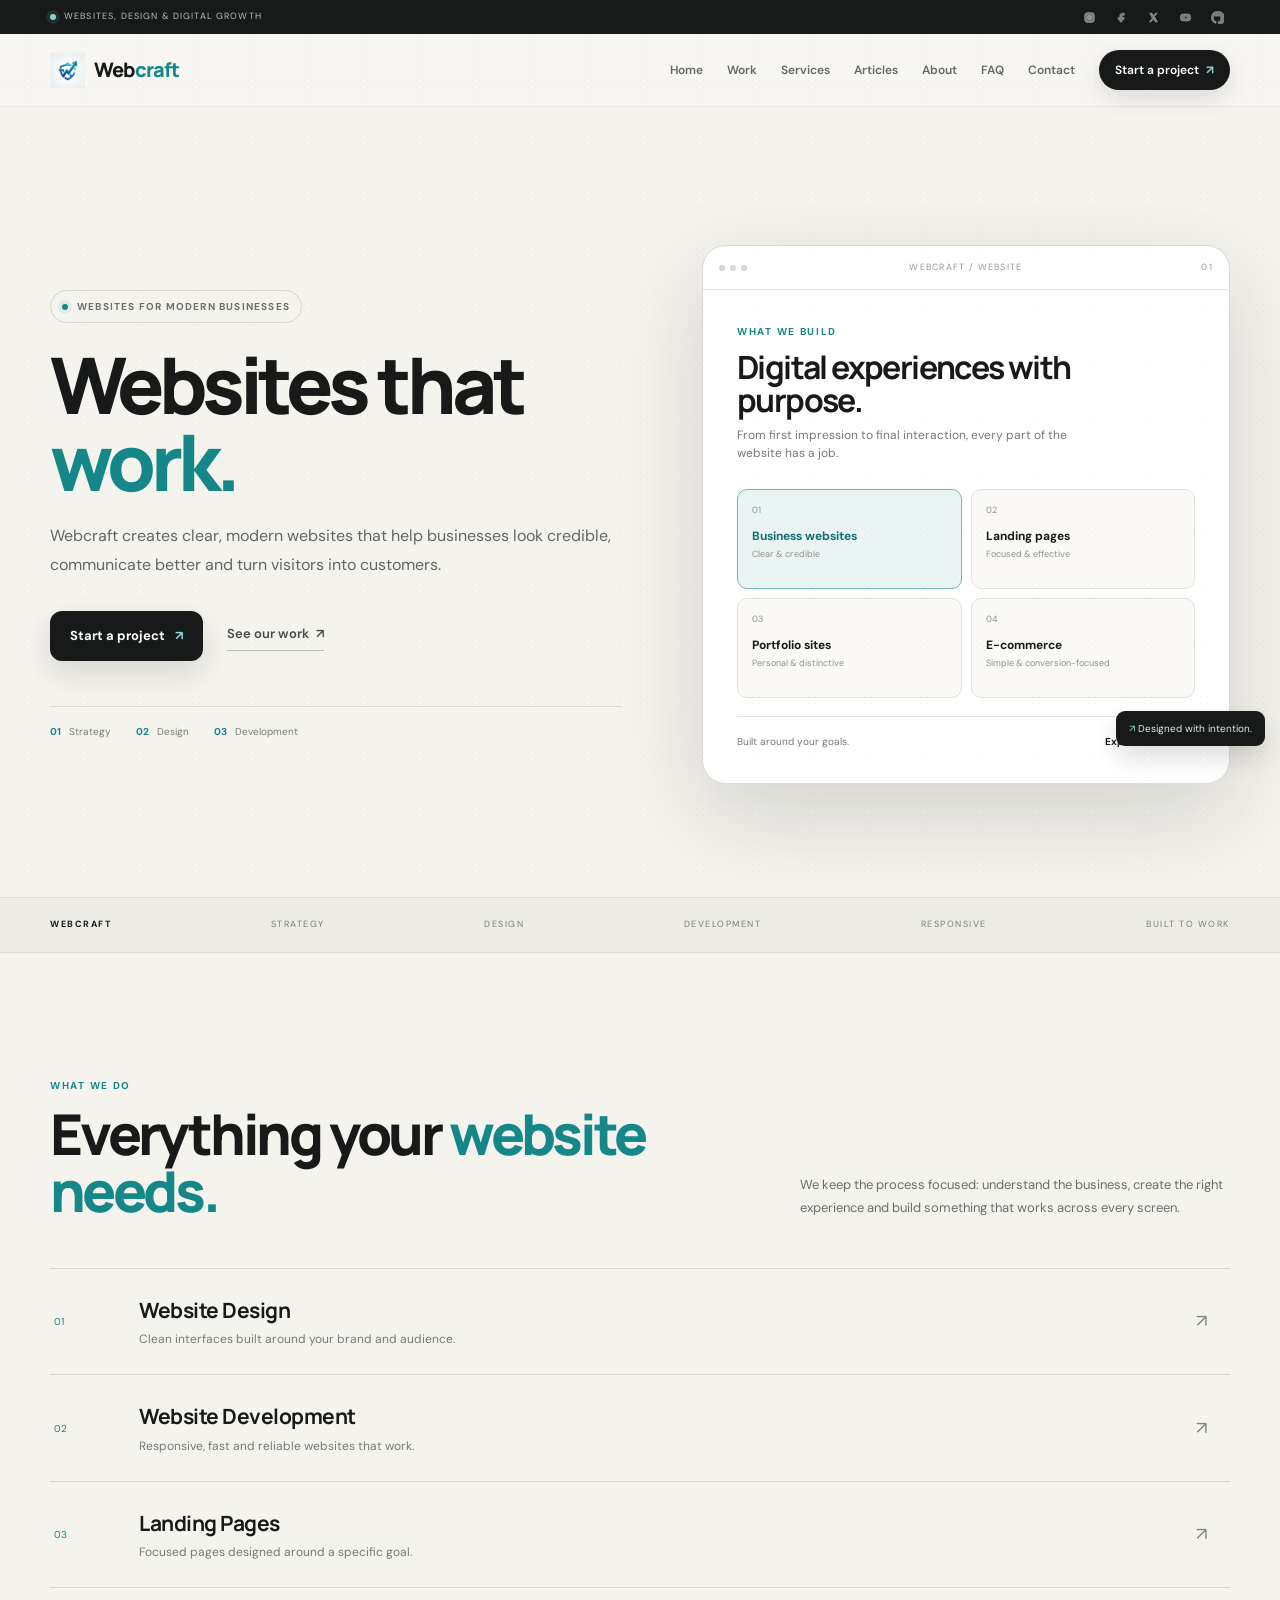
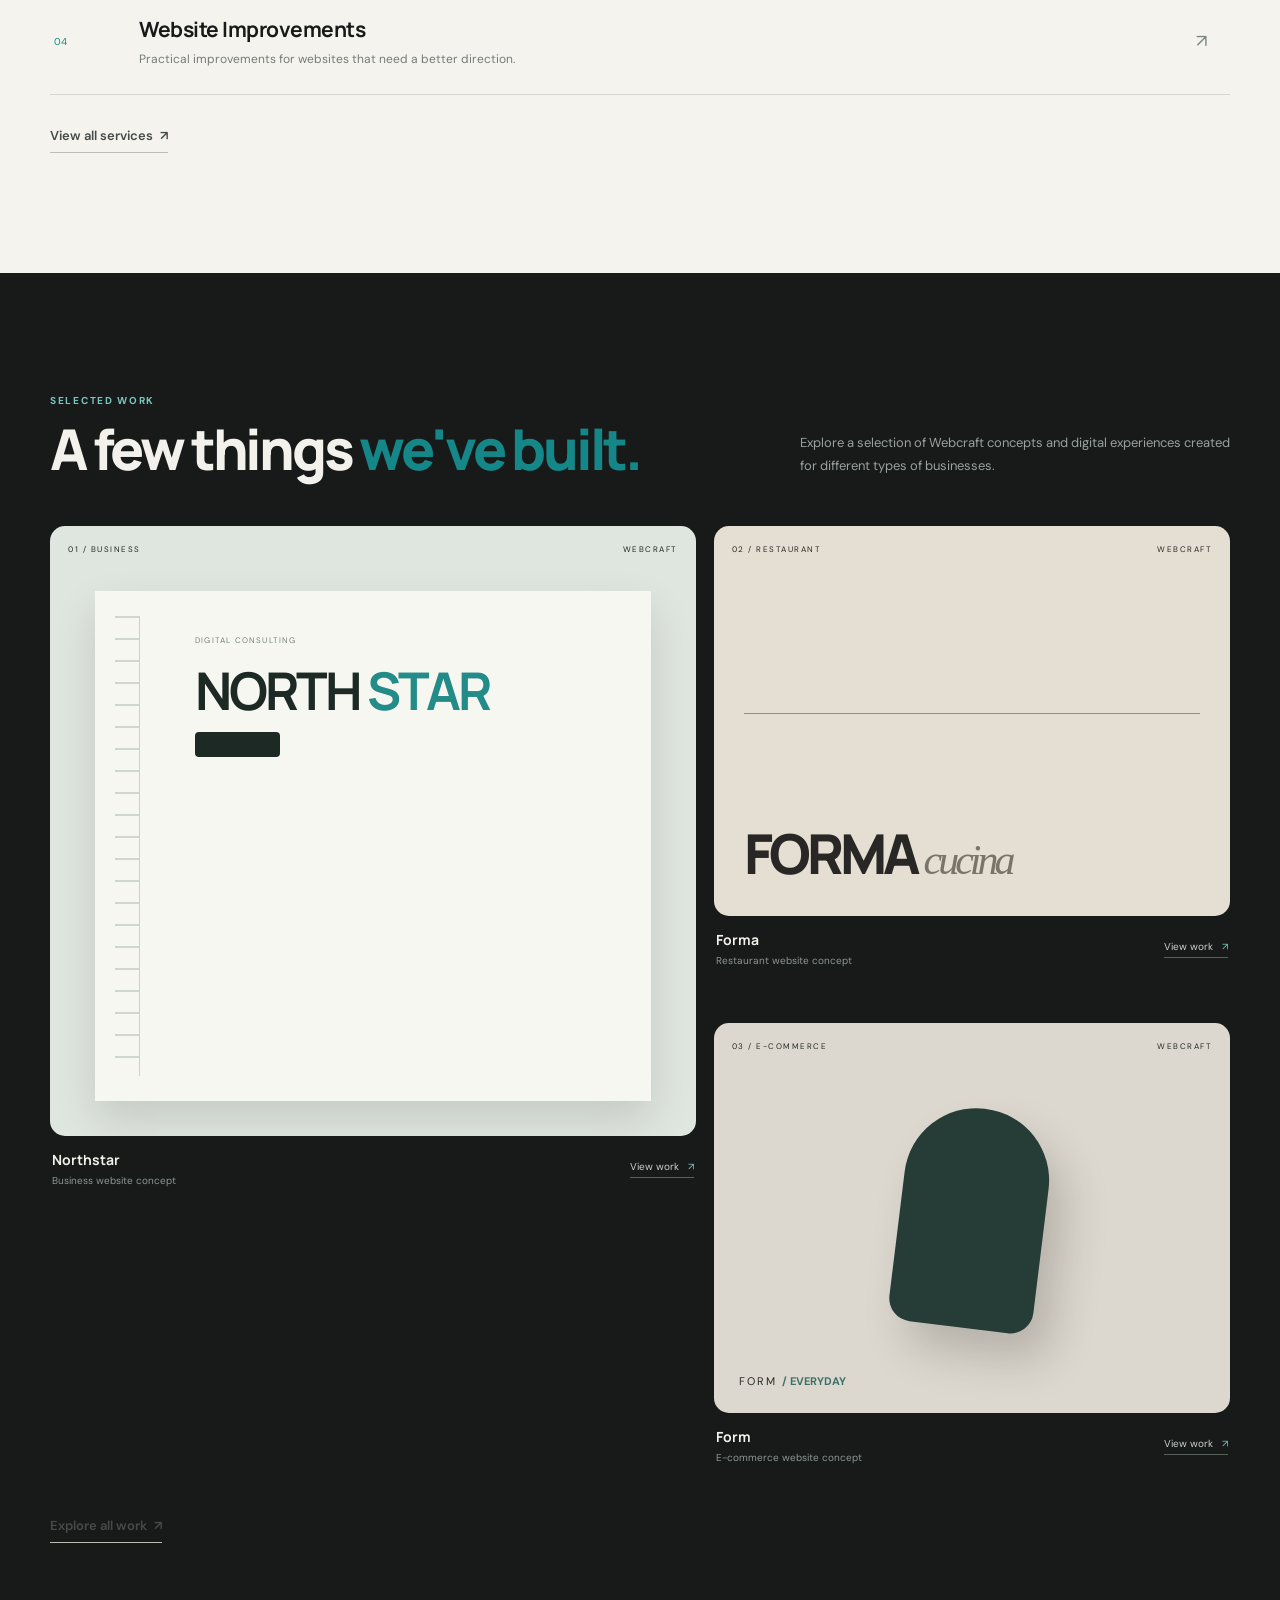
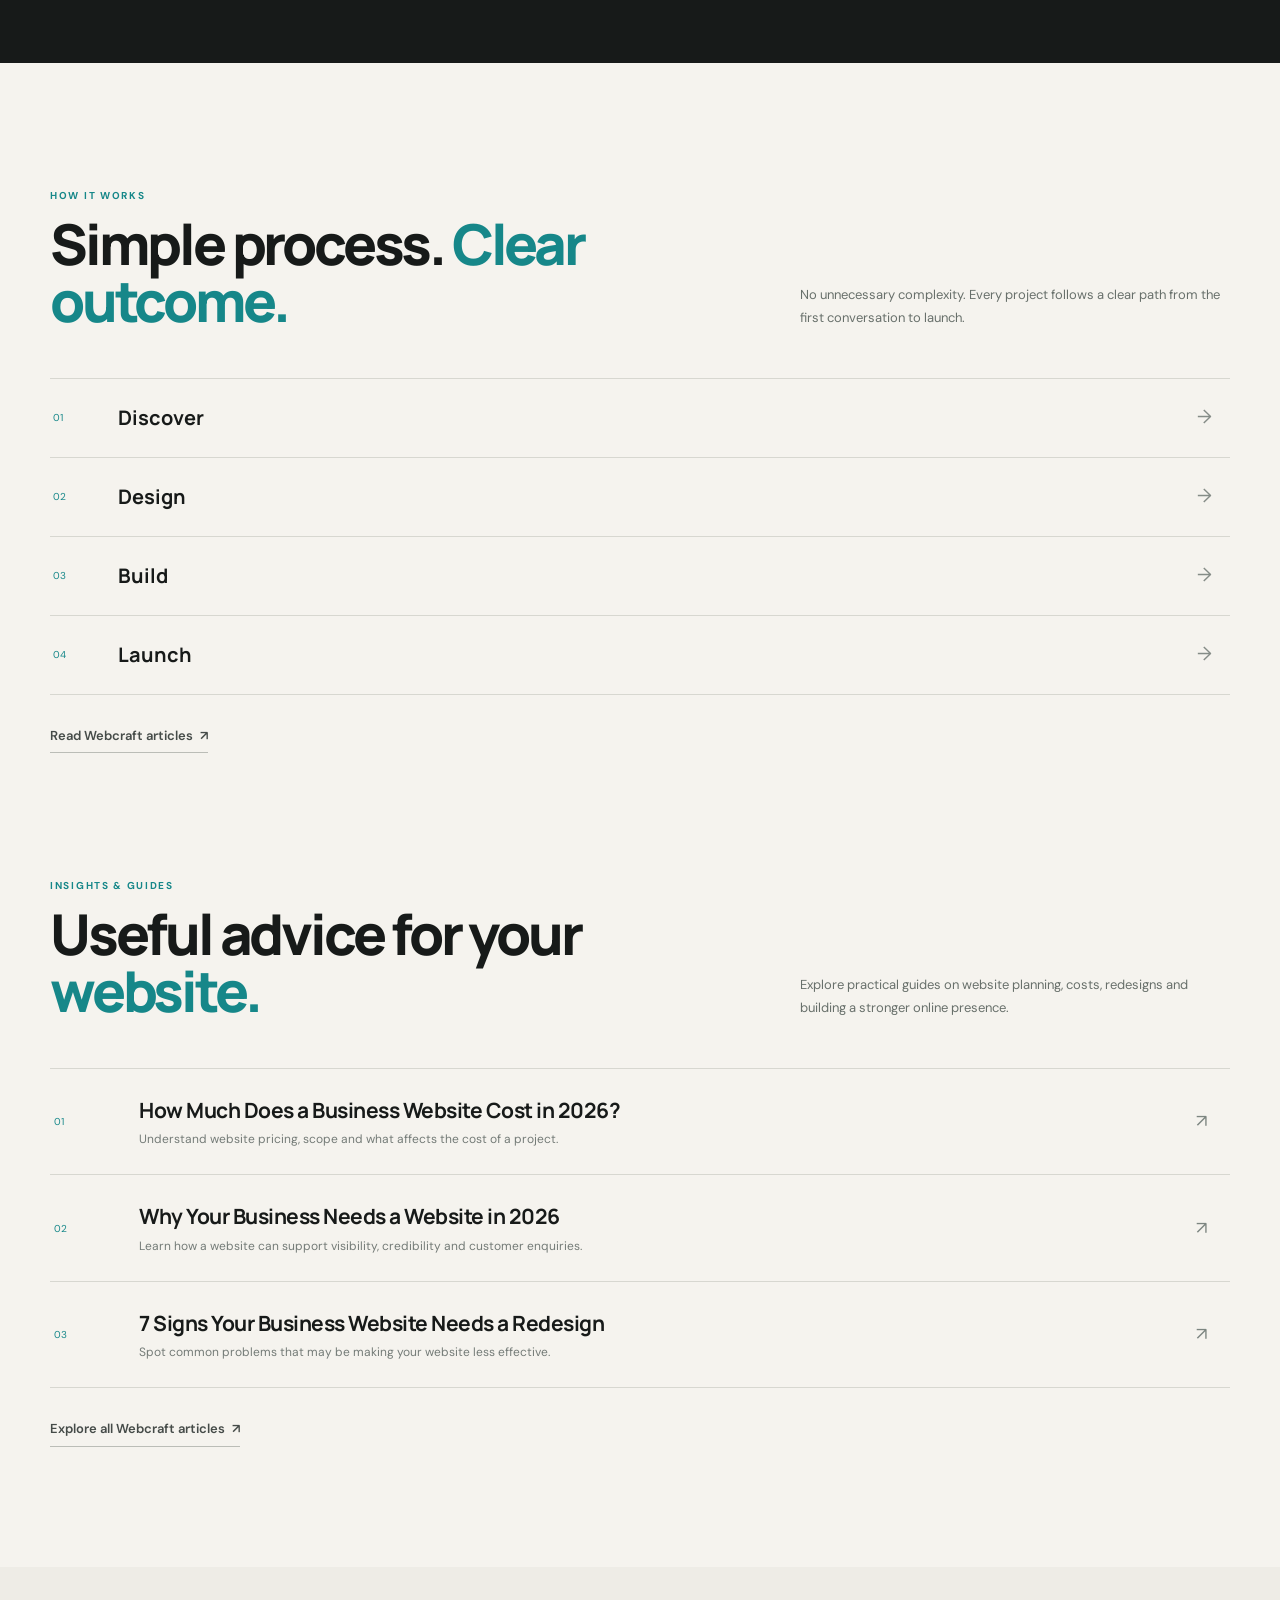
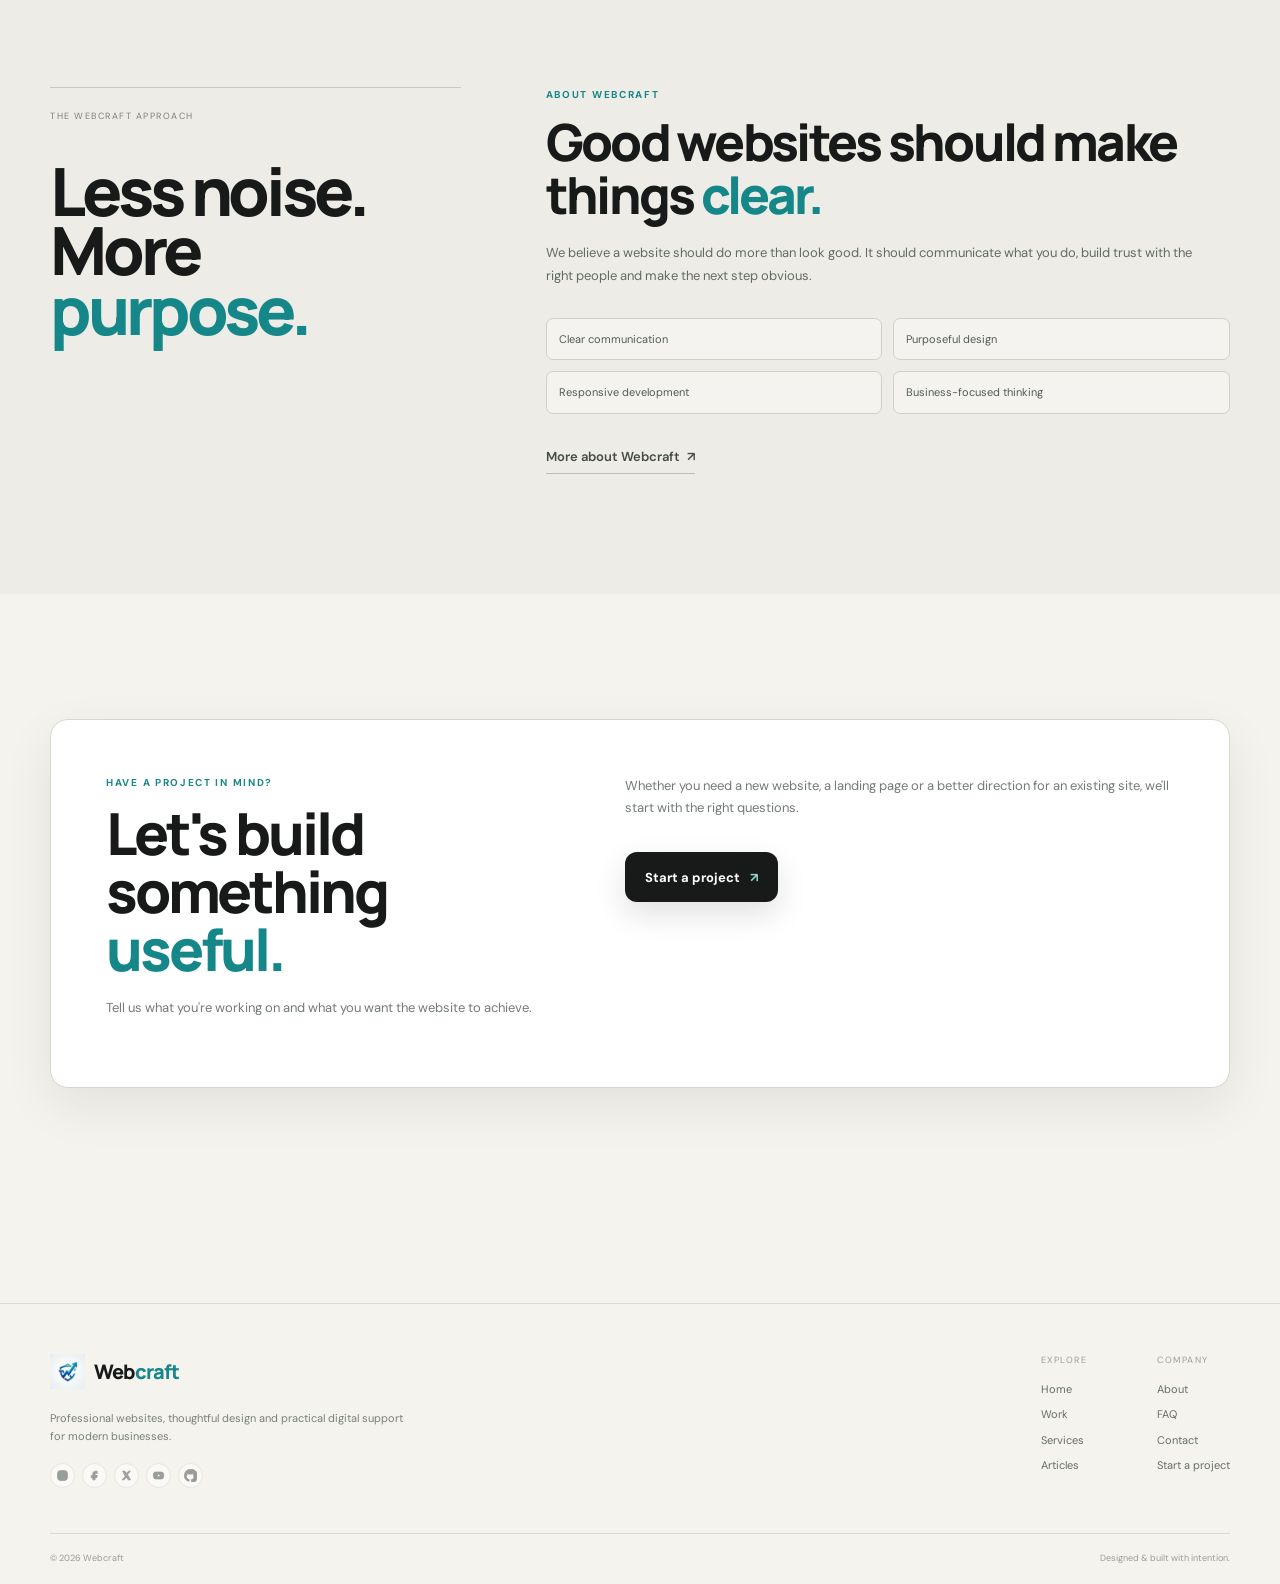
<file: index.html>
<!DOCTYPE html>

<html lang="en">
<head>
<meta charset="utf-8"/>
<!-- Google tag (gtag.js) -->
<script async="" src="https://www.googletagmanager.com/gtag/js?id=G-W0EY0KVNQ7"></script>
<script>
  window.dataLayer = window.dataLayer || [];
  function gtag(){dataLayer.push(arguments);}
  gtag('js', new Date());

  gtag('config', 'G-W0EY0KVNQ7');
</script>
<meta content="width=device-width, initial-scale=1.0" name="viewport"/>
<meta content="Webcraft" name="author"/>
<meta content="Webcraft provides website design and development for businesses, professionals and brands. Explore responsive websites, landing pages, redesigns and practical website support." name="description"/>
<meta content="#f5f3ee" name="theme-color"/>
<meta content="Webcraft | Website Design &amp; Development for Businesses" property="og:title"/>
<meta content="Website design and development for businesses, professionals and brands. Responsive websites, landing pages, redesigns and practical website support." property="og:description"/>
<meta content="website" property="og:type"/>
<title>Webcraft | Website Design &amp; Development for Businesses</title>
<!-- Fonts -->
<link href="https://fonts.googleapis.com" rel="preconnect"/>
<link crossorigin="" href="https://fonts.gstatic.com" rel="preconnect"/>
<link href="https://fonts.googleapis.com/css2?family=DM+Sans:wght@400;500;600;700&amp;family=Manrope:wght@500;600;700;800&amp;display=swap" rel="stylesheet"/>
<!-- Main stylesheet -->
<link href="css/styles.css" rel="stylesheet"/>
<link href="assets/logo/favicon.png" rel="icon" type="image/png"/>
<link href="https://webcraftboys.github.io/" rel="canonical"/>
<meta content="index,follow,max-image-preview:large" name="robots"/>
<meta content="https://webcraftboys.github.io/" property="og:url"/>
<meta content="Webcraft" property="og:site_name"/>
<meta content="en_US" property="og:locale"/>
<meta content="https://webcraftboys.github.io/assets/logo/logo.webp" property="og:image"/>
<meta content="summary_large_image" name="twitter:card"/>
<meta content="Webcraft | Website Design &amp; Development for Businesses" name="twitter:title"/>
<meta content="Website design and development for businesses, professionals and brands. Responsive websites, landing pages, redesigns and practical website support." name="twitter:description"/>
<meta content="https://webcraftboys.github.io/assets/logo/logo.webp" name="twitter:image"/><script type="application/ld+json">{"@context":"https://schema.org","@graph":[{"@type":"WebSite","@id":"https://webcraftboys.github.io/#website","name":"Webcraft","url":"https://webcraftboys.github.io/","description":"Website design and development for businesses, professionals and brands."},{"@type":"Organization","@id":"https://webcraftboys.github.io/#organization","name":"Webcraft","url":"https://webcraftboys.github.io/","logo":"https://webcraftboys.github.io/assets/logo/logo.webp","email":"webcraft.devwork@gmail.com"},{"@type":"ProfessionalService","@id":"https://webcraftboys.github.io/#service","name":"Webcraft","url":"https://webcraftboys.github.io/","description":"Website design and development for businesses, brands and professionals.","logo":"https://webcraftboys.github.io/assets/logo/logo.webp","email":"webcraft.devwork@gmail.com","areaServed":"Worldwide","serviceType":["Website Design","Website Development","Business Websites","Landing Pages","Website Improvements","Website Maintenance"],"provider":{"@id":"https://webcraftboys.github.io/#organization"}}]}</script>
<meta content="https://webcraftboys.github.io/assets/logo/logo.webp" name="twitter:image"/></head>
<body>
<a class="skip-link" href="#main-content">Skip to content</a>
<!-- =====================================================
       NAVIGATION
  ====================================================== -->
<header class="site-header">
<div class="utility-bar">
<div class="container utility-inner">
<span class="utility-note"><span class="utility-dot"></span> Websites, design &amp; digital growth</span>
<div aria-label="Webcraft social media" class="social-links"><a aria-label="Instagram" class="social-icon" data-social="instagram" href="#" rel="noopener noreferrer" target="_blank"><svg aria-hidden="true" viewbox="0 0 24 24"><rect height="18" rx="5" width="18" x="3" y="3"></rect><circle cx="12" cy="12" r="4"></circle><circle class="fill" cx="17.5" cy="6.5" r="1"></circle></svg></a><a aria-label="Facebook" class="social-icon" data-social="facebook" href="#" rel="noopener noreferrer" target="_blank"><svg aria-hidden="true" viewbox="0 0 24 24"><path d="M14 8h3V4h-3c-3.3 0-5 1.9-5 5v3H6v4h3v4h4v-4h3.2l.8-4H13V9c0-.7.3-1 1-1Z"></path></svg></a><a aria-label="X" class="social-icon" data-social="x" href="#" rel="noopener noreferrer" target="_blank"><svg aria-hidden="true" viewbox="0 0 24 24"><path d="M5 4h4.1l3.1 4.4L15.8 4H19l-5.3 6.1L19.4 20h-4.1l-3.5-5-4.3 5H4.2l5.5-6.4L5 4Zm2.5 1.8 8.8 12.4h.9L8.4 5.8h-.9Z"></path></svg></a><a aria-label="Youtube" class="social-icon" data-social="youtube" href="#" rel="noopener noreferrer" target="_blank"><svg aria-hidden="true" viewbox="0 0 24 24"><path d="M21 8.1a2.8 2.8 0 0 0-2-2C17.2 5.6 12 5.6 12 5.6s-5.2 0-7 .5a2.8 2.8 0 0 0-2 2C2.5 9.9 2.5 12 2.5 12s0 2.1.5 3.9a2.8 2.8 0 0 0 2 2c1.8.5 7 .5 7 .5s5.2 0 7-.5a2.8 2.8 0 0 0 2-2c.5-1.8.5-3.9.5-3.9s0-2.1-.5-3.9ZM10 15.6V8.4l6 3.6-6 3.6Z"></path></svg></a><a aria-label="Github" class="social-icon" data-social="github" href="#" rel="noopener noreferrer" target="_blank"><svg aria-hidden="true" viewbox="0 0 24 24"><path d="M12 .8a11.2 11.2 0 0 0-3.5 21.8c.6.1.8-.3.8-.6v-2.1c-3.1.7-3.8-1.3-3.8-1.3-.5-1.3-1.2-1.6-1.2-1.6-1-.7.1-.7.1-.7 1.1.1 1.7 1.1 1.7 1.1 1 .1.8 2 .8 2 0 1.6 1 1.9 1.9 1.9.1-.7.4-1.2.7-1.5-2.5-.3-5.1-1.2-5.1-5.5 0-1.2.4-2.2 1.1-3-.1-.3-.5-1.4.1-2.9 0 0 .9-.3 3 1.1a10.4 10.4 0 0 1 5.4 0c2.1-1.4 3-1.1 3-1.1.6 1.5.2 2.6.1 2.9.7.8 1.1 1.8 1.1 3 0 4.3-2.6 5.2-5.1 5.5.4.3.7 1 .7 2v3c0 .3.2.7.8.6A11.2 11.2 0 0 0 12 .8Z"></path></svg></a></div>
</div>
</div>
<div class="nav-wrap">
<nav aria-label="Main navigation" class="nav container">
<a aria-label="Webcraft home" class="brand" href="/">
<img alt="Webcraft" decoding="async" height="35" src="/assets/logo/logo.webp" width="35"/>
<span>Web<span>craft</span></span>
</a>
<div class="nav-links" id="navLinks">
<a href="/">Home</a>
<a href="/pages/work/work.html">Work</a>
<a href="/pages/services/services.html">Services</a>
<a href="/pages/articles/articles.html">Articles</a>
<a href="/pages/about/about.html">About</a>
<a href="/pages/faq/faq.html">FAQ</a>
<a href="/pages/contact/contact.html">Contact</a>
<a class="nav-cta" href="/pages/contact/contact.html">Start a project <b>↗</b></a>
</div>
<button aria-controls="navLinks" aria-expanded="false" aria-label="Open navigation" class="menu-toggle" type="button">
<span></span><span></span><span></span>
</button>
</nav>
</div>
</header>
<!-- =====================================================
       MAIN
  ====================================================== -->
<main id="main-content">
<!-- ===================================================
         HERO
    ==================================================== -->
<section class="hero container">
<div class="hero-copy">
<span class="eyebrow">
<span></span>
          Websites for modern businesses
        </span>
<h1>
          Websites that
          <em>work.</em>
</h1>
<p class="hero-text">
          Webcraft creates clear, modern websites that help
          businesses look credible, communicate better and
          turn visitors into customers.
        </p>
<div class="hero-actions">
<a class="btn btn-dark" href="pages/contact/contact.html">
            Start a project <span>↗</span>
</a>
<a class="text-link" href="pages/work/work.html">
            See our work <span>↗</span>
</a>
</div>
<div class="hero-meta">
<span>
<b>01</b> Strategy
          </span>
<span>
<b>02</b> Design
          </span>
<span>
<b>03</b> Development
          </span>
</div>
</div>
<!-- Simple homepage visual -->
<div class="hero-tool">
<div class="tool-window">
<div class="window-bar">
<div class="window-dots">
<i></i>
<i></i>
<i></i>
</div>
<span>
              WEBCRAFT / WEBSITE
            </span>
<span>
              01
            </span>
</div>
<div class="tool-body">
<span class="micro-label">
              WHAT WE BUILD
            </span>
<div class="tool-intro">
<h2>
                Digital experiences
                with purpose.
              </h2>
<p>
                From first impression to final interaction,
                every part of the website has a job.
              </p>
</div>
<div class="goal-grid">
<div class="goal active">
<span>01</span>
<strong>Business websites</strong>
<small>Clear &amp; credible</small>
</div>
<div class="goal">
<span>02</span>
<strong>Landing pages</strong>
<small>Focused &amp; effective</small>
</div>
<div class="goal">
<span>03</span>
<strong>Portfolio sites</strong>
<small>Personal &amp; distinctive</small>
</div>
<div class="goal">
<span>04</span>
<strong>E-commerce</strong>
<small>Simple &amp; conversion-focused</small>
</div>
</div>
<div class="tool-footer">
<span>
                Built around your goals.
              </span>
<a href="pages/services/services.html">
                Explore services ↗
              </a>
</div>
</div>
</div>
<div class="hero-note">
<span>↗</span>
          Designed with intention.
        </div>
</div>
</section>
<!-- ===================================================
         PROOF STRIP
    ==================================================== -->
<section class="proof-strip">
<div class="container proof-inner">
<span>
          Webcraft
        </span>
<span>
          Strategy
        </span>
<span>
          Design
        </span>
<span>
          Development
        </span>
<span>
          Responsive
        </span>
<span>
          Built to work
        </span>
</div>
</section>
<!-- ===================================================
         SERVICES PREVIEW
    ==================================================== -->
<section class="section">
<div class="container">
<div class="section-heading">
<div>
<span class="section-kicker">
              What we do
            </span>
<h2>
              Everything your
              <em>website needs.</em>
</h2>
</div>
<p>
            We keep the process focused: understand the
            business, create the right experience and build
            something that works across every screen.
          </p>
</div>
<div class="service-list">
<a class="service-row" href="pages/services/services.html">
<span class="service-index">
              01
            </span>
<div>
<h3>Website Design</h3>
<p>Clean interfaces built around your brand and audience.</p>
</div>
<span class="service-arrow">
              ↗
            </span>
</a>
<a class="service-row" href="pages/services/services.html">
<span class="service-index">
              02
            </span>
<div>
<h3>Website Development</h3>
<p>Responsive, fast and reliable websites that work.</p>
</div>
<span class="service-arrow">
              ↗
            </span>
</a>
<a class="service-row" href="pages/services/services.html">
<span class="service-index">
              03
            </span>
<div>
<h3>Landing Pages</h3>
<p>Focused pages designed around a specific goal.</p>
</div>
<span class="service-arrow">
              ↗
            </span>
</a>
<a class="service-row" href="pages/services/services.html">
<span class="service-index">
              04
            </span>
<div>
<h3>Website Improvements</h3>
<p>Practical improvements for websites that need a better direction.</p>
</div>
<span class="service-arrow">
              ↗
            </span>
</a>
</div>
<div style="margin-top: 28px;">
<a class="text-link" href="pages/services/services.html">
            View all services <span>↗</span>
</a>
</div>
</div>
</section>
<!-- ===================================================
         WORK PREVIEW
    ==================================================== -->
<section class="work-section">
<div class="container">
<div class="section-heading">
<div>
<span class="section-kicker">
              Selected work
            </span>
<h2>
              A few things
              <em>we've built.</em>
</h2>
</div>
<p>
            Explore a selection of Webcraft concepts and
            digital experiences created for different types
            of businesses.
          </p>
</div>
<div class="portfolio-grid">
<article class="case-card featured">
<a aria-label="View Webcraft work" class="case-visual visual-paper" href="pages/work/work.html">
<div class="case-top">
<span>01 / BUSINESS</span>
<span>WEBCRAFT</span>
</div>
<div class="paper-layout">
<div class="paper-sidebar"></div>
<div class="paper-main">
<small>
                    DIGITAL CONSULTING
                  </small>
<h3>
                    NORTH
                    <i>STAR</i>
</h3>
<div class="paper-button"></div>
</div>
</div>
</a>
<div class="case-info">
<div>
<h3>
                  Northstar
                </h3>
<p>
                  Business website concept
                </p>
</div>
<a class="case-open" href="pages/work/work.html">
                View work <span>↗</span>
</a>
</div>
</article>
<article class="case-card">
<a aria-label="View Webcraft work" class="case-visual visual-forma" href="pages/work/work.html">
<div class="case-top">
<span>02 / RESTAURANT</span>
<span>WEBCRAFT</span>
</div>
<div class="forma-line"></div>
<div class="forma-word">
                FORMA
                <i>cucina</i>
</div>
</a>
<div class="case-info">
<div>
<h3>
                  Forma
                </h3>
<p>
                  Restaurant website concept
                </p>
</div>
<a class="case-open" href="pages/work/work.html">
                View work <span>↗</span>
</a>
</div>
</article>
<article class="case-card">
<a aria-label="View Webcraft work" class="case-visual visual-form" href="pages/work/work.html">
<div class="case-top">
<span>03 / E-COMMERCE</span>
<span>WEBCRAFT</span>
</div>
<div class="product"></div>
<div class="form-copy">
                FORM
                <b> / EVERYDAY</b>
</div>
</a>
<div class="case-info">
<div>
<h3>
                  Form
                </h3>
<p>
                  E-commerce website concept
                </p>
</div>
<a class="case-open" href="pages/work/work.html">
                View work <span>↗</span>
</a>
</div>
</article>
</div>
<div style="margin-top: 35px;">
<a class="text-link" href="pages/work/work.html">
            Explore all work <span>↗</span>
</a>
</div>
</div>
</section>
<!-- ===================================================
         PROCESS PREVIEW
    ==================================================== -->
<section class="section">
<div class="container">
<div class="section-heading">
<div>
<span class="section-kicker">
              How it works
            </span>
<h2>
              Simple process.
              <em>Clear outcome.</em>
</h2>
</div>
<p>
            No unnecessary complexity. Every project follows
            a clear path from the first conversation to launch.
          </p>
</div>
<div class="process">
<div class="process-item">
<div class="process-row">
<span>01</span>
<strong>Discover</strong>
<i aria-hidden="true">→</i>
</div>
</div>
<div class="process-item">
<div class="process-row">
<span>02</span>
<strong>Design</strong>
<i aria-hidden="true">→</i>
</div>
</div>
<div class="process-item">
<div class="process-row">
<span>03</span>
<strong>Build</strong>
<i aria-hidden="true">→</i>
</div>
</div>
<div class="process-item">
<div class="process-row">
<span>04</span>
<strong>Launch</strong>
<i aria-hidden="true">→</i>
</div>
</div>
</div>
<div style="margin-top: 28px;">
<a class="text-link" href="/pages/articles/articles.html">
            Read Webcraft articles <span>↗</span>
</a>
</div>
</div>
</section>
<!-- ===================================================
         ARTICLES PREVIEW
    ==================================================== -->
<section class="section">
<div class="container">
<div class="section-heading">
<div>
<span class="section-kicker">Insights &amp; guides</span>
<h2>Useful advice for your <em>website.</em></h2>
</div>
<p>Explore practical guides on website planning, costs, redesigns and building a stronger online presence.</p>
</div>
<div class="service-list">
<a class="service-row" href="pages/articles/website-cost-2026.html">
<span class="service-index">01</span>
<div><h3>How Much Does a Business Website Cost in 2026?</h3><p>Understand website pricing, scope and what affects the cost of a project.</p></div>
<span class="service-arrow">↗</span>
</a>
<a class="service-row" href="pages/articles/business-needs-website-2026.html">
<span class="service-index">02</span>
<div><h3>Why Your Business Needs a Website in 2026</h3><p>Learn how a website can support visibility, credibility and customer enquiries.</p></div>
<span class="service-arrow">↗</span>
</a>
<a class="service-row" href="pages/articles/7-signs-business-website-needs-redesign.html">
<span class="service-index">03</span>
<div><h3>7 Signs Your Business Website Needs a Redesign</h3><p>Spot common problems that may be making your website less effective.</p></div>
<span class="service-arrow">↗</span>
</a>
</div>
<div style="margin-top: 28px;"><a class="text-link" href="pages/articles/articles.html">Explore all Webcraft articles <span>↗</span></a></div>
</div>
</section>
<!-- ===================================================
         ABOUT PREVIEW
    ==================================================== -->
<section class="about-section">
<div class="container">
<div class="about-grid">
<div class="about-statement">
<span>
              THE WEBCRAFT APPROACH
            </span>
<strong>
              Less noise.
              <br/>
              More <em>purpose.</em>
</strong>
</div>
<div class="about-copy">
<span class="section-kicker">
              About Webcraft
            </span>
<h2>
              Good websites should
              make things <em>clear.</em>
</h2>
<p>
              We believe a website should do more than look
              good. It should communicate what you do, build
              trust with the right people and make the next
              step obvious.
            </p>
<div class="about-points">
<span>
                Clear communication
              </span>
<span>
                Purposeful design
              </span>
<span>
                Responsive development
              </span>
<span>
                Business-focused thinking
              </span>
</div>
<div style="margin-top: 30px;">
<a class="text-link" href="pages/about/about.html">
                More about Webcraft <span>↗</span>
</a>
</div>
</div>
</div>
</div>
</section>
<!-- ===================================================
         CONTACT CTA
    ==================================================== -->
<section class="section contact-section">
<div class="container">
<div class="contact-card">
<div class="contact-copy">
<span class="section-kicker">
              Have a project in mind?
            </span>
<h2>
              Let's build something
              <em>useful.</em>
</h2>
<p>
              Tell us what you're working on and what you
              want the website to achieve.
            </p>
</div>
<div>
<p style="
                margin-top: 0;
                color: #737b76;
                font-size: 13px;
                line-height: 1.7;
              ">
              Whether you need a new website, a landing page
              or a better direction for an existing site,
              we'll start with the right questions.
            </p>
<a class="btn btn-dark" href="pages/contact/contact.html" style="margin-top: 20px;">
              Start a project <span>↗</span>
</a>
</div>
</div>
</div>
</section>
</main>
<!-- =====================================================
       FOOTER
  ====================================================== -->
<footer class="footer">
<div class="container">
<div class="footer-main">
<div class="footer-brand">
<a class="brand" href="/"><img alt="Webcraft" decoding="async" height="35" src="/assets/logo/logo.webp" width="35"/><span>Web<span>craft</span></span></a>
<p>Professional websites, thoughtful design and practical digital support for modern businesses.</p>
<div aria-label="Webcraft social media" class="footer-socials"><a aria-label="Instagram" class="social-icon" data-social="instagram" href="#" rel="noopener noreferrer" target="_blank"><svg aria-hidden="true" viewbox="0 0 24 24"><rect height="18" rx="5" width="18" x="3" y="3"></rect><circle cx="12" cy="12" r="4"></circle><circle class="fill" cx="17.5" cy="6.5" r="1"></circle></svg></a><a aria-label="Facebook" class="social-icon" data-social="facebook" href="#" rel="noopener noreferrer" target="_blank"><svg aria-hidden="true" viewbox="0 0 24 24"><path d="M14 8h3V4h-3c-3.3 0-5 1.9-5 5v3H6v4h3v4h4v-4h3.2l.8-4H13V9c0-.7.3-1 1-1Z"></path></svg></a><a aria-label="X" class="social-icon" data-social="x" href="#" rel="noopener noreferrer" target="_blank"><svg aria-hidden="true" viewbox="0 0 24 24"><path d="M5 4h4.1l3.1 4.4L15.8 4H19l-5.3 6.1L19.4 20h-4.1l-3.5-5-4.3 5H4.2l5.5-6.4L5 4Zm2.5 1.8 8.8 12.4h.9L8.4 5.8h-.9Z"></path></svg></a><a aria-label="Youtube" class="social-icon" data-social="youtube" href="#" rel="noopener noreferrer" target="_blank"><svg aria-hidden="true" viewbox="0 0 24 24"><path d="M21 8.1a2.8 2.8 0 0 0-2-2C17.2 5.6 12 5.6 12 5.6s-5.2 0-7 .5a2.8 2.8 0 0 0-2 2C2.5 9.9 2.5 12 2.5 12s0 2.1.5 3.9a2.8 2.8 0 0 0 2 2c1.8.5 7 .5 7 .5s5.2 0 7-.5a2.8 2.8 0 0 0 2-2c.5-1.8.5-3.9.5-3.9s0-2.1-.5-3.9ZM10 15.6V8.4l6 3.6-6 3.6Z"></path></svg></a><a aria-label="Github" class="social-icon" data-social="github" href="#" rel="noopener noreferrer" target="_blank"><svg aria-hidden="true" viewbox="0 0 24 24"><path d="M12 .8a11.2 11.2 0 0 0-3.5 21.8c.6.1.8-.3.8-.6v-2.1c-3.1.7-3.8-1.3-3.8-1.3-.5-1.3-1.2-1.6-1.2-1.6-1-.7.1-.7.1-.7 1.1.1 1.7 1.1 1.7 1.1 1 .1.8 2 .8 2 0 1.6 1 1.9 1.9 1.9.1-.7.4-1.2.7-1.5-2.5-.3-5.1-1.2-5.1-5.5 0-1.2.4-2.2 1.1-3-.1-.3-.5-1.4.1-2.9 0 0 .9-.3 3 1.1a10.4 10.4 0 0 1 5.4 0c2.1-1.4 3-1.1 3-1.1.6 1.5.2 2.6.1 2.9.7.8 1.1 1.8 1.1 3 0 4.3-2.6 5.2-5.1 5.5.4.3.7 1 .7 2v3c0 .3.2.7.8.6A11.2 11.2 0 0 0 12 .8Z"></path></svg></a></div>
</div>
<div class="footer-links">
<div><span>Explore</span><a href="/">Home</a><a href="/pages/work/work.html">Work</a><a href="/pages/services/services.html">Services</a><a href="/pages/articles/articles.html">Articles</a></div>
<div><span>Company</span><a href="/pages/about/about.html">About</a><a href="/pages/faq/faq.html">FAQ</a><a href="/pages/contact/contact.html">Contact</a><a href="/pages/contact/contact.html">Start a project</a></div>
</div>
</div>
<div class="footer-bottom"><span>© <span id="year"></span> Webcraft</span><span>Designed &amp; built with intention.</span></div>
</div>
</footer>
<!-- =====================================================
       SCRIPT
  ====================================================== -->
<script src="js/main.js"></script>
<script src="js/pages.js"></script>
<!-- Cloudflare Web Analytics --><script data-cf-beacon='{"token": "63a4262f47704f2aa8d74ef2e0de4230"}' src="https://static.cloudflareinsights.com/beacon.min.js" type="module"></script><!-- End Cloudflare Web Analytics -->
<script defer="True" src="/js/social-links.js"></script></body>
</html>
</file>
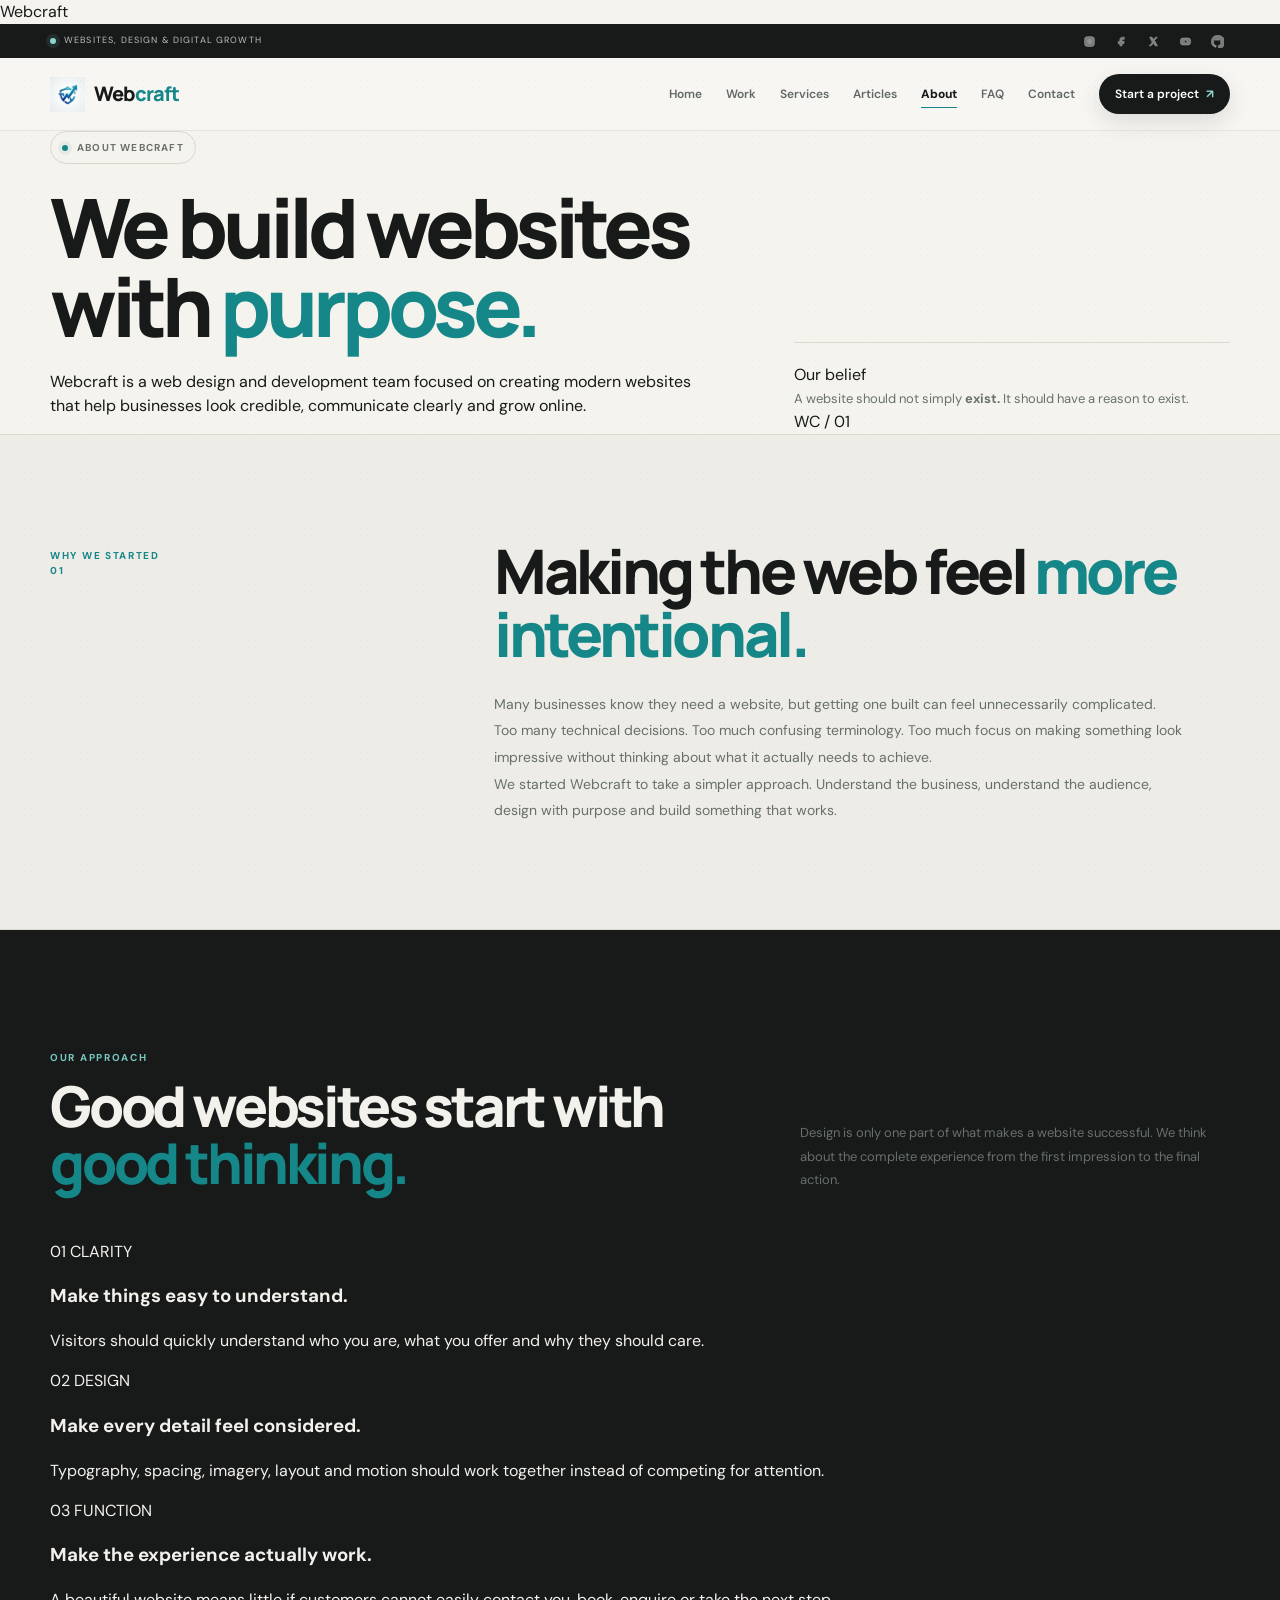
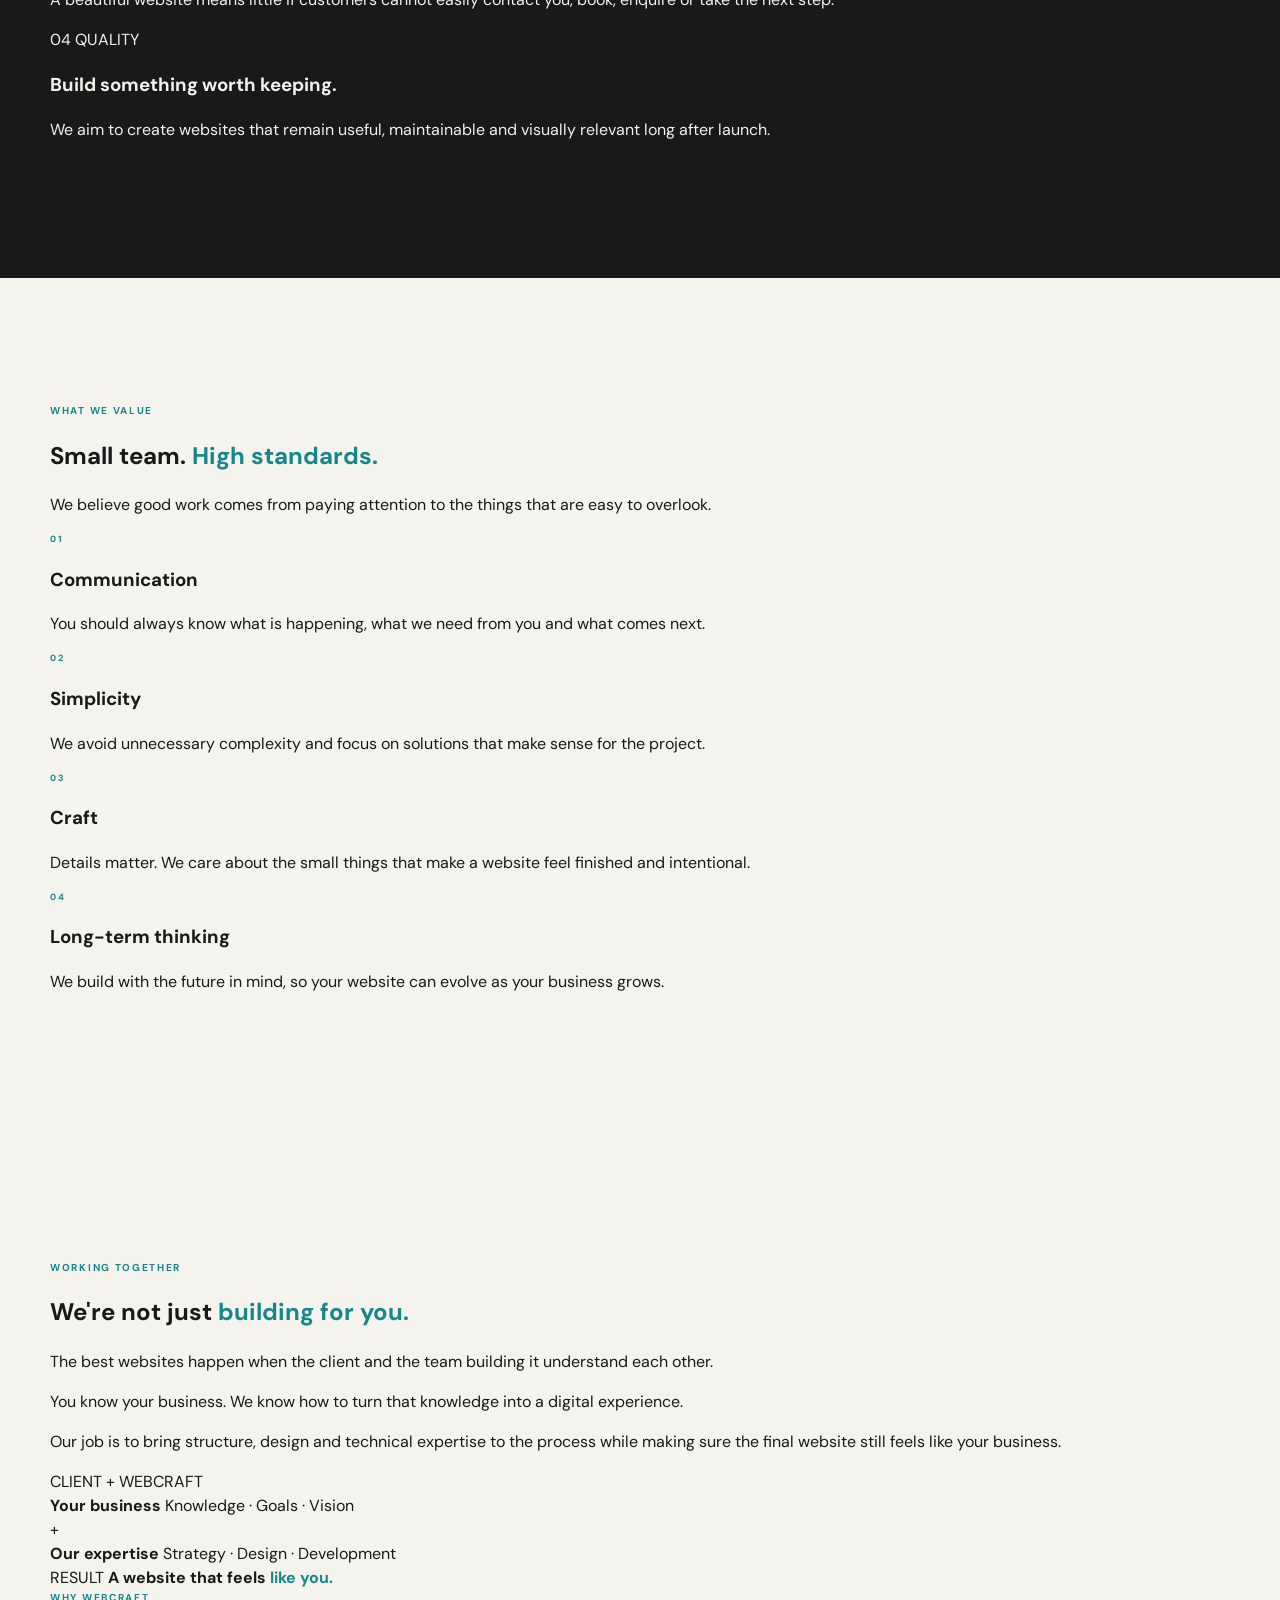
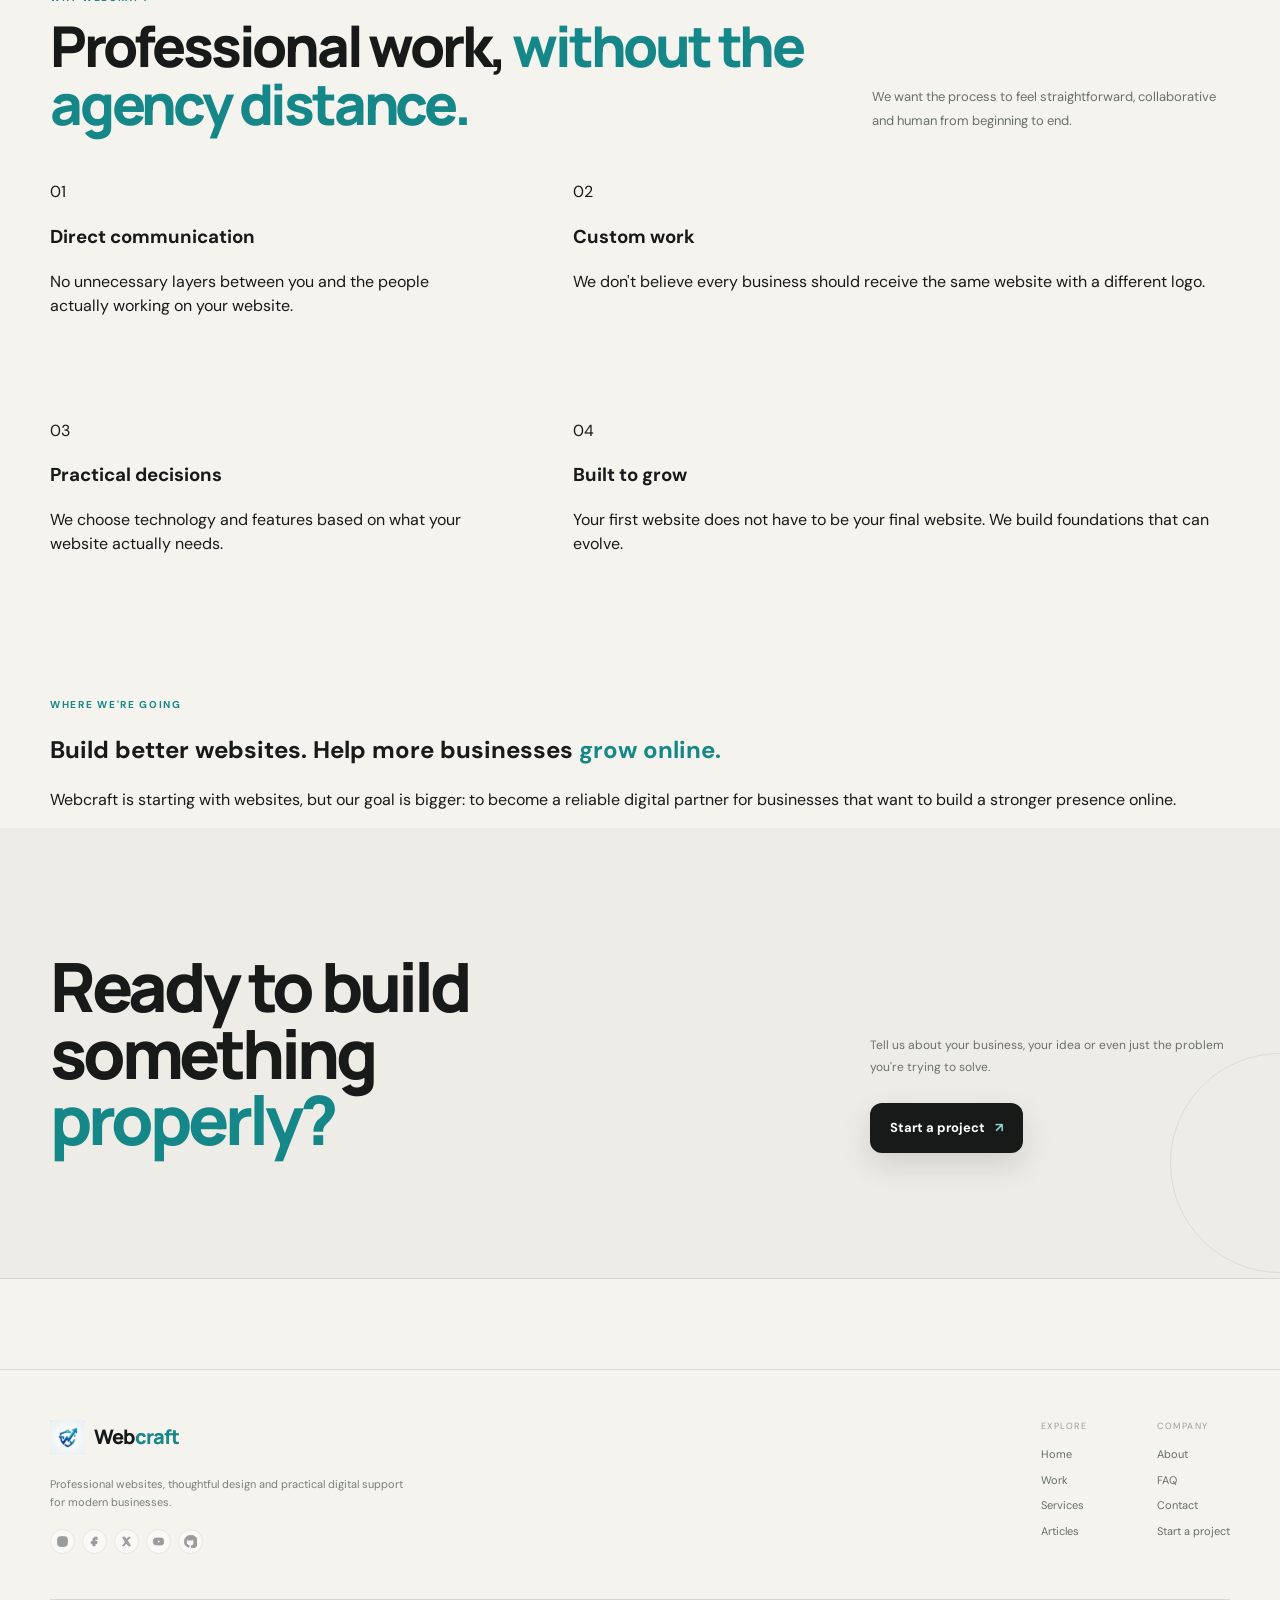
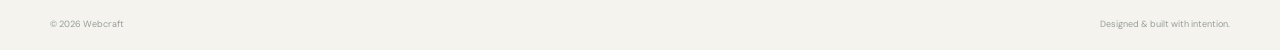
<file: pages/about/about.html>
<!DOCTYPE html>

<html lang="en">
<head>
<meta charset="utf-8"/>
<meta content="width=device-width, initial-scale=1.0" name="viewport"/>
<meta content="Webcraft" name="author"/>
<meta content="Learn about Webcraft, our approach to website design and development, and how we help businesses build a stronger online presence." name="description"/>
<!-- Google tag (gtag.js) -->
<script async="" src="https://www.googletagmanager.com/gtag/js?id=G-W0EY0KVNQ7"></script>
<script>
  window.dataLayer = window.dataLayer || [];
  function gtag(){dataLayer.push(arguments);}
  gtag('js', new Date());

  gtag('config', 'G-W0EY0KVNQ7');
</script>
<title>About Webcraft | Web Design &amp; Development</title>
<!-- Fonts -->
<link href="https://fonts.googleapis.com" rel="preconnect"/>
<link crossorigin="" href="https://fonts.gstatic.com" rel="preconnect"/>
<link href="https://fonts.googleapis.com/css2?family=DM+Sans:wght@400;500;600;700&amp;family=Manrope:wght@600;700;800&amp;display=swap" rel="stylesheet"/>
<!-- Shared styles -->
<!-- Page styles -->
<link href="../../css/pages.css" rel="stylesheet"/>
<link href="../../css/styles.css" rel="stylesheet"/>
<link href="../../css/about.css" rel="stylesheet"/>
<link href="../../assets/logo/favicon.png" rel="icon" type="image/png"/>
<link href="https://webcraftboys.github.io/pages/about/about.html" rel="canonical"/>
<meta content="index,follow,max-image-preview:large" name="robots"/>
<meta content="https://webcraftboys.github.io/pages/about/about.html" property="og:url"/>
<meta content="Webcraft" property="og:site_name"/>
<meta content="en_US" property="og:locale"/>
<meta content="https://webcraftboys.github.io/assets/logo/logo.webp" property="og:image"/>
<meta content="summary_large_image" name="twitter:card"/>
<meta content="About Webcraft" name="twitter:title"/>
<meta content="Learn about Webcraft, our approach to website design and development, and how we help businesses build a stronger online presence." name="twitter:description"/>
<script type="application/ld+json">{"@context":"https://schema.org","@type":"WebPage","name":"About Webcraft | Web Design & Development Team","url":"https://webcraftboys.github.io/pages/about/about.html","isPartOf":{"@type":"WebSite","name":"Webcraft","url":"https://webcraftboys.github.io/"}}</script>
<meta content="About Webcraft" property="og:title"/>
<meta content="Learn about Webcraft, our approach to website design and development, and how we help businesses build a stronger online presence." property="og:description"/>
<meta content="website" property="og:type"/><meta content="https://webcraftboys.github.io/assets/logo/logo.webp" name="twitter:image"/></head>
<body>
<a class="skip-link" href="#main-content">Skip to content</a>
<!-- =====================================================
       LOADER
  ====================================================== -->
<div aria-hidden="true" class="site-loader" id="loader">
<div aria-hidden="true" class="loader-grid">
<i></i>
<i></i>
<i></i>
<i></i>
<i></i>
<i></i>
<i></i>
<i></i>
<i></i>
</div>
<div class="loader-brand">
<span>Webcraft</span>
</div>
</div>
<!-- =====================================================
       NAVIGATION
  ====================================================== -->
<header class="site-header">
<div class="utility-bar">
<div class="container utility-inner">
<span class="utility-note"><span class="utility-dot"></span> Websites, design &amp; digital growth</span>
<div aria-label="Webcraft social media" class="social-links"><a aria-label="Instagram" class="social-icon" data-social="instagram" href="#" rel="noopener noreferrer" target="_blank"><svg aria-hidden="true" viewbox="0 0 24 24"><rect height="18" rx="5" width="18" x="3" y="3"></rect><circle cx="12" cy="12" r="4"></circle><circle class="fill" cx="17.5" cy="6.5" r="1"></circle></svg></a><a aria-label="Facebook" class="social-icon" data-social="facebook" href="#" rel="noopener noreferrer" target="_blank"><svg aria-hidden="true" viewbox="0 0 24 24"><path d="M14 8h3V4h-3c-3.3 0-5 1.9-5 5v3H6v4h3v4h4v-4h3.2l.8-4H13V9c0-.7.3-1 1-1Z"></path></svg></a><a aria-label="X" class="social-icon" data-social="x" href="#" rel="noopener noreferrer" target="_blank"><svg aria-hidden="true" viewbox="0 0 24 24"><path d="M5 4h4.1l3.1 4.4L15.8 4H19l-5.3 6.1L19.4 20h-4.1l-3.5-5-4.3 5H4.2l5.5-6.4L5 4Zm2.5 1.8 8.8 12.4h.9L8.4 5.8h-.9Z"></path></svg></a><a aria-label="Youtube" class="social-icon" data-social="youtube" href="#" rel="noopener noreferrer" target="_blank"><svg aria-hidden="true" viewbox="0 0 24 24"><path d="M21 8.1a2.8 2.8 0 0 0-2-2C17.2 5.6 12 5.6 12 5.6s-5.2 0-7 .5a2.8 2.8 0 0 0-2 2C2.5 9.9 2.5 12 2.5 12s0 2.1.5 3.9a2.8 2.8 0 0 0 2 2c1.8.5 7 .5 7 .5s5.2 0 7-.5a2.8 2.8 0 0 0 2-2c.5-1.8.5-3.9.5-3.9s0-2.1-.5-3.9ZM10 15.6V8.4l6 3.6-6 3.6Z"></path></svg></a><a aria-label="Github" class="social-icon" data-social="github" href="#" rel="noopener noreferrer" target="_blank"><svg aria-hidden="true" viewbox="0 0 24 24"><path d="M12 .8a11.2 11.2 0 0 0-3.5 21.8c.6.1.8-.3.8-.6v-2.1c-3.1.7-3.8-1.3-3.8-1.3-.5-1.3-1.2-1.6-1.2-1.6-1-.7.1-.7.1-.7 1.1.1 1.7 1.1 1.7 1.1 1 .1.8 2 .8 2 0 1.6 1 1.9 1.9 1.9.1-.7.4-1.2.7-1.5-2.5-.3-5.1-1.2-5.1-5.5 0-1.2.4-2.2 1.1-3-.1-.3-.5-1.4.1-2.9 0 0 .9-.3 3 1.1a10.4 10.4 0 0 1 5.4 0c2.1-1.4 3-1.1 3-1.1.6 1.5.2 2.6.1 2.9.7.8 1.1 1.8 1.1 3 0 4.3-2.6 5.2-5.1 5.5.4.3.7 1 .7 2v3c0 .3.2.7.8.6A11.2 11.2 0 0 0 12 .8Z"></path></svg></a></div>
</div>
</div>
<div class="nav-wrap">
<nav aria-label="Main navigation" class="nav container">
<a aria-label="Webcraft home" class="brand" href="/">
<img alt="Webcraft" decoding="async" height="35" src="/assets/logo/logo.webp" width="35"/>
<span>Web<span>craft</span></span>
</a>
<div class="nav-links" id="navLinks">
<a href="/">Home</a>
<a href="/pages/work/work.html">Work</a>
<a href="/pages/services/services.html">Services</a>
<a href="/pages/articles/articles.html">Articles</a>
<a href="/pages/about/about.html">About</a>
<a href="/pages/faq/faq.html">FAQ</a>
<a href="/pages/contact/contact.html">Contact</a>
<a class="nav-cta" href="/pages/contact/contact.html">Start a project <b>↗</b></a>
</div>
<button aria-controls="navLinks" aria-expanded="false" aria-label="Open navigation" class="menu-toggle" type="button">
<span></span><span></span><span></span>
</button>
</nav>
</div>
</header>
<main id="main-content">
<!-- ===================================================
         ABOUT HERO
    ==================================================== -->
<section class="about-page-hero">
<div class="container about-hero-grid">
<div class="about-hero-copy reveal">
<span class="eyebrow">
<span></span>
            About Webcraft
          </span>
<h1>
            We build websites
            with <em>purpose.</em>
</h1>
<p>
            Webcraft is a web design and development team focused
            on creating modern websites that help businesses look
            credible, communicate clearly and grow online.
          </p>
</div>
<div class="about-hero-side reveal">
<span class="about-side-label">
            Our belief
          </span>
<p>
            A website should not simply
            <strong>exist.</strong>
            It should have a reason to exist.
          </p>
<span class="about-side-mark">
            WC / 01
          </span>
</div>
</div>
</section>
<!-- ===================================================
         INTRODUCTION
    ==================================================== -->
<section class="about-intro">
<div class="container about-intro-grid">
<div class="about-intro-label reveal">
<span class="section-kicker">
            Why we started
          </span>
<span class="about-intro-number">
            01
          </span>
</div>
<div class="about-intro-content reveal">
<h2>
            Making the web feel
            <em>more intentional.</em>
</h2>
<p>
            Many businesses know they need a website, but getting
            one built can feel unnecessarily complicated.
          </p>
<p>
            Too many technical decisions. Too much confusing
            terminology. Too much focus on making something look
            impressive without thinking about what it actually
            needs to achieve.
          </p>
<p>
            We started Webcraft to take a simpler approach.
            Understand the business, understand the audience,
            design with purpose and build something that works.
          </p>
</div>
</div>
</section>
<!-- ===================================================
         APPROACH
    ==================================================== -->
<section class="about-approach section">
<div class="container">
<div class="section-heading reveal">
<div>
<span class="section-kicker">
              Our approach
            </span>
<h2>
              Good websites
              start with <em>good thinking.</em>
</h2>
</div>
<p>
            Design is only one part of what makes a website
            successful. We think about the complete experience
            from the first impression to the final action.
          </p>
</div>
<div class="about-principles">
<!-- PRINCIPLE 01 -->
<article class="about-principle reveal">
<div class="about-principle-top">
<span>
                01
              </span>
<span>
                CLARITY
              </span>
</div>
<h3>
              Make things easy to understand.
            </h3>
<p>
              Visitors should quickly understand who you are,
              what you offer and why they should care.
            </p>
</article>
<!-- PRINCIPLE 02 -->
<article class="about-principle reveal">
<div class="about-principle-top">
<span>
                02
              </span>
<span>
                DESIGN
              </span>
</div>
<h3>
              Make every detail feel considered.
            </h3>
<p>
              Typography, spacing, imagery, layout and motion
              should work together instead of competing for attention.
            </p>
</article>
<!-- PRINCIPLE 03 -->
<article class="about-principle reveal">
<div class="about-principle-top">
<span>
                03
              </span>
<span>
                FUNCTION
              </span>
</div>
<h3>
              Make the experience actually work.
            </h3>
<p>
              A beautiful website means little if customers
              cannot easily contact you, book, enquire or take
              the next step.
            </p>
</article>
<!-- PRINCIPLE 04 -->
<article class="about-principle reveal">
<div class="about-principle-top">
<span>
                04
              </span>
<span>
                QUALITY
              </span>
</div>
<h3>
              Build something worth keeping.
            </h3>
<p>
              We aim to create websites that remain useful,
              maintainable and visually relevant long after launch.
            </p>
</article>
</div>
</div>
</section>
<!-- ===================================================
         WHAT WE VALUE
    ==================================================== -->
<section class="about-values">
<div class="container">
<div class="about-values-header reveal">
<span class="section-kicker">
            What we value
          </span>
<h2>
            Small team.
            <em>High standards.</em>
</h2>
<p>
            We believe good work comes from paying attention
            to the things that are easy to overlook.
          </p>
</div>
<div class="about-values-list">
<article class="about-value reveal">
<span class="about-value-number">
              01
            </span>
<div>
<h3>
                Communication
              </h3>
<p>
                You should always know what is happening,
                what we need from you and what comes next.
              </p>
</div>
</article>
<article class="about-value reveal">
<span class="about-value-number">
              02
            </span>
<div>
<h3>
                Simplicity
              </h3>
<p>
                We avoid unnecessary complexity and focus on
                solutions that make sense for the project.
              </p>
</div>
</article>
<article class="about-value reveal">
<span class="about-value-number">
              03
            </span>
<div>
<h3>
                Craft
              </h3>
<p>
                Details matter. We care about the small things
                that make a website feel finished and intentional.
              </p>
</div>
</article>
<article class="about-value reveal">
<span class="about-value-number">
              04
            </span>
<div>
<h3>
                Long-term thinking
              </h3>
<p>
                We build with the future in mind, so your website
                can evolve as your business grows.
              </p>
</div>
</article>
</div>
</div>
</section>
<!-- ===================================================
         HOW WE WORK TOGETHER
    ==================================================== -->
<section class="about-collaboration section">
<div class="container">
<div class="about-collaboration-grid">
<div class="about-collaboration-copy reveal">
<span class="section-kicker">
              Working together
            </span>
<h2>
              We're not just
              <em>building for you.</em>
</h2>
<p>
              The best websites happen when the client and the
              team building it understand each other.
            </p>
<p>
              You know your business. We know how to turn that
              knowledge into a digital experience.
            </p>
<p>
              Our job is to bring structure, design and technical
              expertise to the process while making sure the
              final website still feels like your business.
            </p>
</div>
<div class="about-collaboration-card reveal">
<span class="about-card-label">
              CLIENT + WEBCRAFT
            </span>
<div class="collaboration-diagram">
<div class="collaboration-node">
<strong>
                  Your
                  business
                </strong>
<span>
                  Knowledge · Goals · Vision
                </span>
</div>
<div class="collaboration-line">
<span>+</span>
</div>
<div class="collaboration-node">
<strong>
                  Our
                  expertise
                </strong>
<span>
                  Strategy · Design · Development
                </span>
</div>
</div>
<div class="collaboration-result">
<span>
                RESULT
              </span>
<strong>
                A website that feels
                <em>like you.</em>
</strong>
</div>
</div>
</div>
</div>
</section>
<!-- ===================================================
         WHY WEBCRAFT
    ==================================================== -->
<section class="about-why">
<div class="container">
<div class="section-heading reveal">
<div>
<span class="section-kicker">
              Why Webcraft
            </span>
<h2>
              Professional work,
              <em>without the agency distance.</em>
</h2>
</div>
<p>
            We want the process to feel straightforward,
            collaborative and human from beginning to end.
          </p>
</div>
<div class="about-difference-grid">
<article class="difference-card reveal">
<span>
              01
            </span>
<h3>
              Direct communication
            </h3>
<p>
              No unnecessary layers between you and the people
              actually working on your website.
            </p>
</article>
<article class="difference-card reveal">
<span>
              02
            </span>
<h3>
              Custom work
            </h3>
<p>
              We don't believe every business should receive
              the same website with a different logo.
            </p>
</article>
<article class="difference-card reveal">
<span>
              03
            </span>
<h3>
              Practical decisions
            </h3>
<p>
              We choose technology and features based on what
              your website actually needs.
            </p>
</article>
<article class="difference-card reveal">
<span>
              04
            </span>
<h3>
              Built to grow
            </h3>
<p>
              Your first website does not have to be your final
              website. We build foundations that can evolve.
            </p>
</article>
</div>
</div>
</section>
<!-- ===================================================
         VISION
    ==================================================== -->
<section class="about-vision section">
<div class="container about-vision-inner reveal">
<span class="section-kicker">
          Where we're going
        </span>
<h2>
          Build better websites.
          Help more businesses
          <em>grow online.</em>
</h2>
<p>
          Webcraft is starting with websites, but our goal is
          bigger: to become a reliable digital partner for
          businesses that want to build a stronger presence online.
        </p>
</div>
</section>
<!-- ===================================================
         CTA
    ==================================================== -->
<section class="page-cta">
<div class="container page-cta-inner">
<h2 class="reveal">
          Ready to build something
          <em>properly?</em>
</h2>
<div class="page-cta-copy reveal">
<p>
            Tell us about your business, your idea or even
            just the problem you're trying to solve.
          </p>
<a class="btn btn-dark magnetic" href="../contact/contact.html">
            Start a project
            <span>↗</span>
</a>
</div>
</div>
</section>
</main>
<!-- =====================================================
       FOOTER
  ====================================================== -->
<footer class="footer">
<div class="container">
<div class="footer-main">
<div class="footer-brand">
<a class="brand" href="/"><img alt="Webcraft" decoding="async" height="35" src="/assets/logo/logo.webp" width="35"/><span>Web<span>craft</span></span></a>
<p>Professional websites, thoughtful design and practical digital support for modern businesses.</p>
<div aria-label="Webcraft social media" class="footer-socials"><a aria-label="Instagram" class="social-icon" data-social="instagram" href="#" rel="noopener noreferrer" target="_blank"><svg aria-hidden="true" viewbox="0 0 24 24"><rect height="18" rx="5" width="18" x="3" y="3"></rect><circle cx="12" cy="12" r="4"></circle><circle class="fill" cx="17.5" cy="6.5" r="1"></circle></svg></a><a aria-label="Facebook" class="social-icon" data-social="facebook" href="#" rel="noopener noreferrer" target="_blank"><svg aria-hidden="true" viewbox="0 0 24 24"><path d="M14 8h3V4h-3c-3.3 0-5 1.9-5 5v3H6v4h3v4h4v-4h3.2l.8-4H13V9c0-.7.3-1 1-1Z"></path></svg></a><a aria-label="X" class="social-icon" data-social="x" href="#" rel="noopener noreferrer" target="_blank"><svg aria-hidden="true" viewbox="0 0 24 24"><path d="M5 4h4.1l3.1 4.4L15.8 4H19l-5.3 6.1L19.4 20h-4.1l-3.5-5-4.3 5H4.2l5.5-6.4L5 4Zm2.5 1.8 8.8 12.4h.9L8.4 5.8h-.9Z"></path></svg></a><a aria-label="Youtube" class="social-icon" data-social="youtube" href="#" rel="noopener noreferrer" target="_blank"><svg aria-hidden="true" viewbox="0 0 24 24"><path d="M21 8.1a2.8 2.8 0 0 0-2-2C17.2 5.6 12 5.6 12 5.6s-5.2 0-7 .5a2.8 2.8 0 0 0-2 2C2.5 9.9 2.5 12 2.5 12s0 2.1.5 3.9a2.8 2.8 0 0 0 2 2c1.8.5 7 .5 7 .5s5.2 0 7-.5a2.8 2.8 0 0 0 2-2c.5-1.8.5-3.9.5-3.9s0-2.1-.5-3.9ZM10 15.6V8.4l6 3.6-6 3.6Z"></path></svg></a><a aria-label="Github" class="social-icon" data-social="github" href="#" rel="noopener noreferrer" target="_blank"><svg aria-hidden="true" viewbox="0 0 24 24"><path d="M12 .8a11.2 11.2 0 0 0-3.5 21.8c.6.1.8-.3.8-.6v-2.1c-3.1.7-3.8-1.3-3.8-1.3-.5-1.3-1.2-1.6-1.2-1.6-1-.7.1-.7.1-.7 1.1.1 1.7 1.1 1.7 1.1 1 .1.8 2 .8 2 0 1.6 1 1.9 1.9 1.9.1-.7.4-1.2.7-1.5-2.5-.3-5.1-1.2-5.1-5.5 0-1.2.4-2.2 1.1-3-.1-.3-.5-1.4.1-2.9 0 0 .9-.3 3 1.1a10.4 10.4 0 0 1 5.4 0c2.1-1.4 3-1.1 3-1.1.6 1.5.2 2.6.1 2.9.7.8 1.1 1.8 1.1 3 0 4.3-2.6 5.2-5.1 5.5.4.3.7 1 .7 2v3c0 .3.2.7.8.6A11.2 11.2 0 0 0 12 .8Z"></path></svg></a></div>
</div>
<div class="footer-links">
<div><span>Explore</span><a href="/">Home</a><a href="/pages/work/work.html">Work</a><a href="/pages/services/services.html">Services</a><a href="/pages/articles/articles.html">Articles</a></div>
<div><span>Company</span><a href="/pages/about/about.html">About</a><a href="/pages/faq/faq.html">FAQ</a><a href="/pages/contact/contact.html">Contact</a><a href="/pages/contact/contact.html">Start a project</a></div>
</div>
</div>
<div class="footer-bottom"><span>© <span id="year"></span> Webcraft</span><span>Designed &amp; built with intention.</span></div>
</div>
</footer>
<!-- =====================================================
       JAVASCRIPT
  ====================================================== -->
<script src="../../js/main.js"></script>
<!-- Cloudflare Web Analytics --><script data-cf-beacon='{"token": "63a4262f47704f2aa8d74ef2e0de4230"}' src="https://static.cloudflareinsights.com/beacon.min.js" type="module"></script><!-- End Cloudflare Web Analytics -->
<script defer="True" src="/js/social-links.js"></script></body>
</html>
</file>
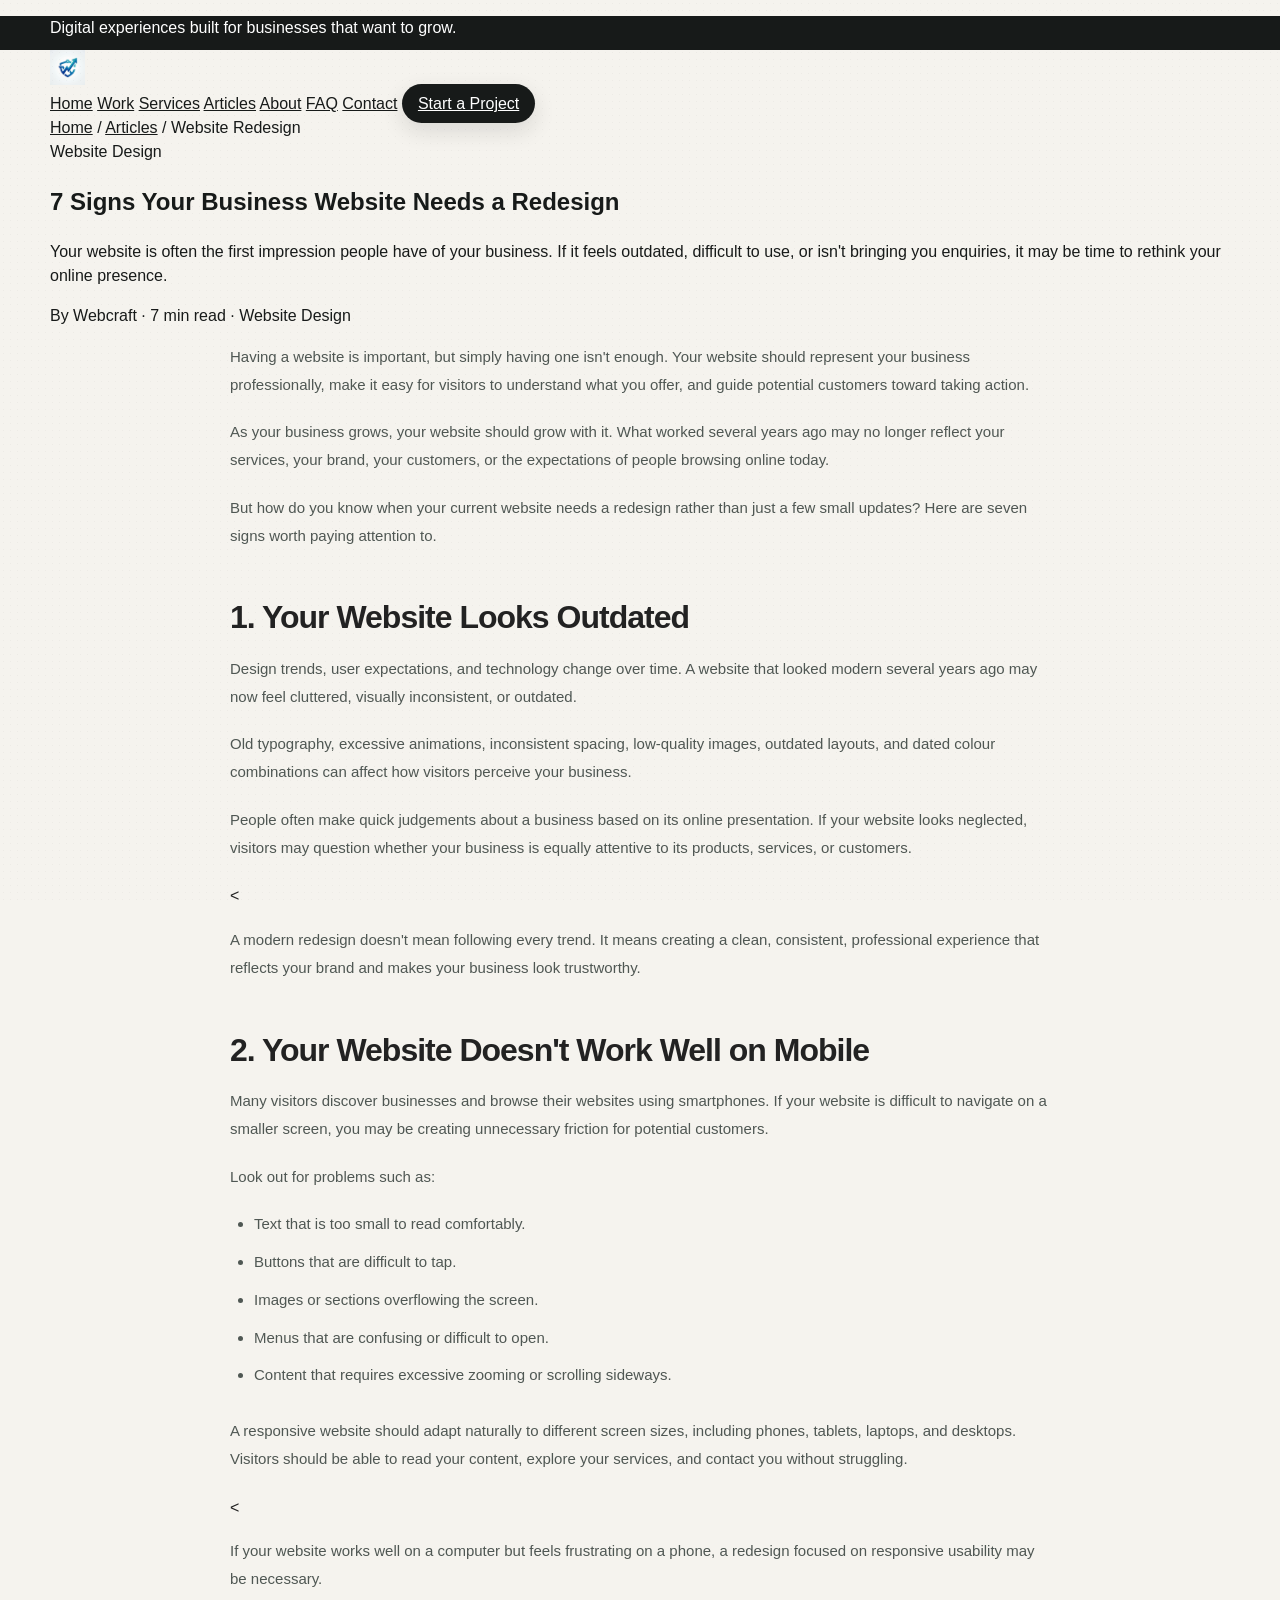
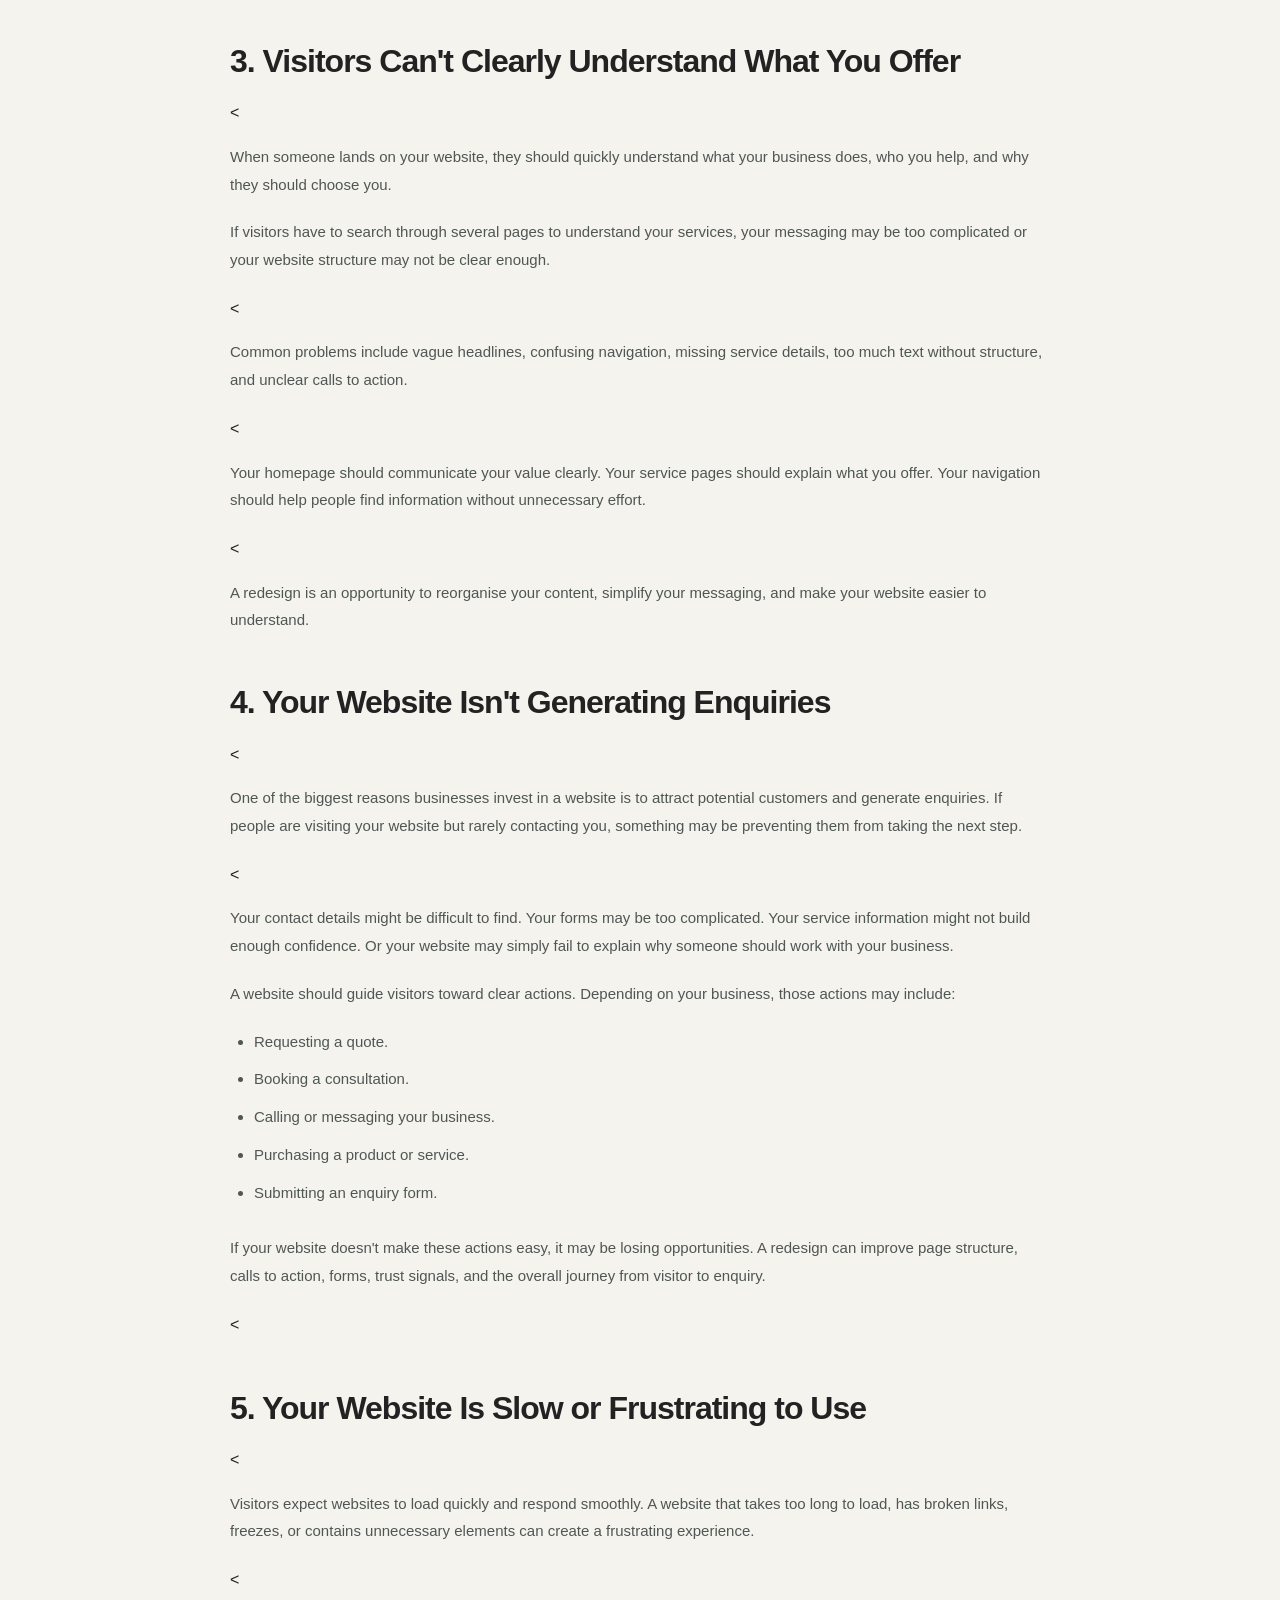
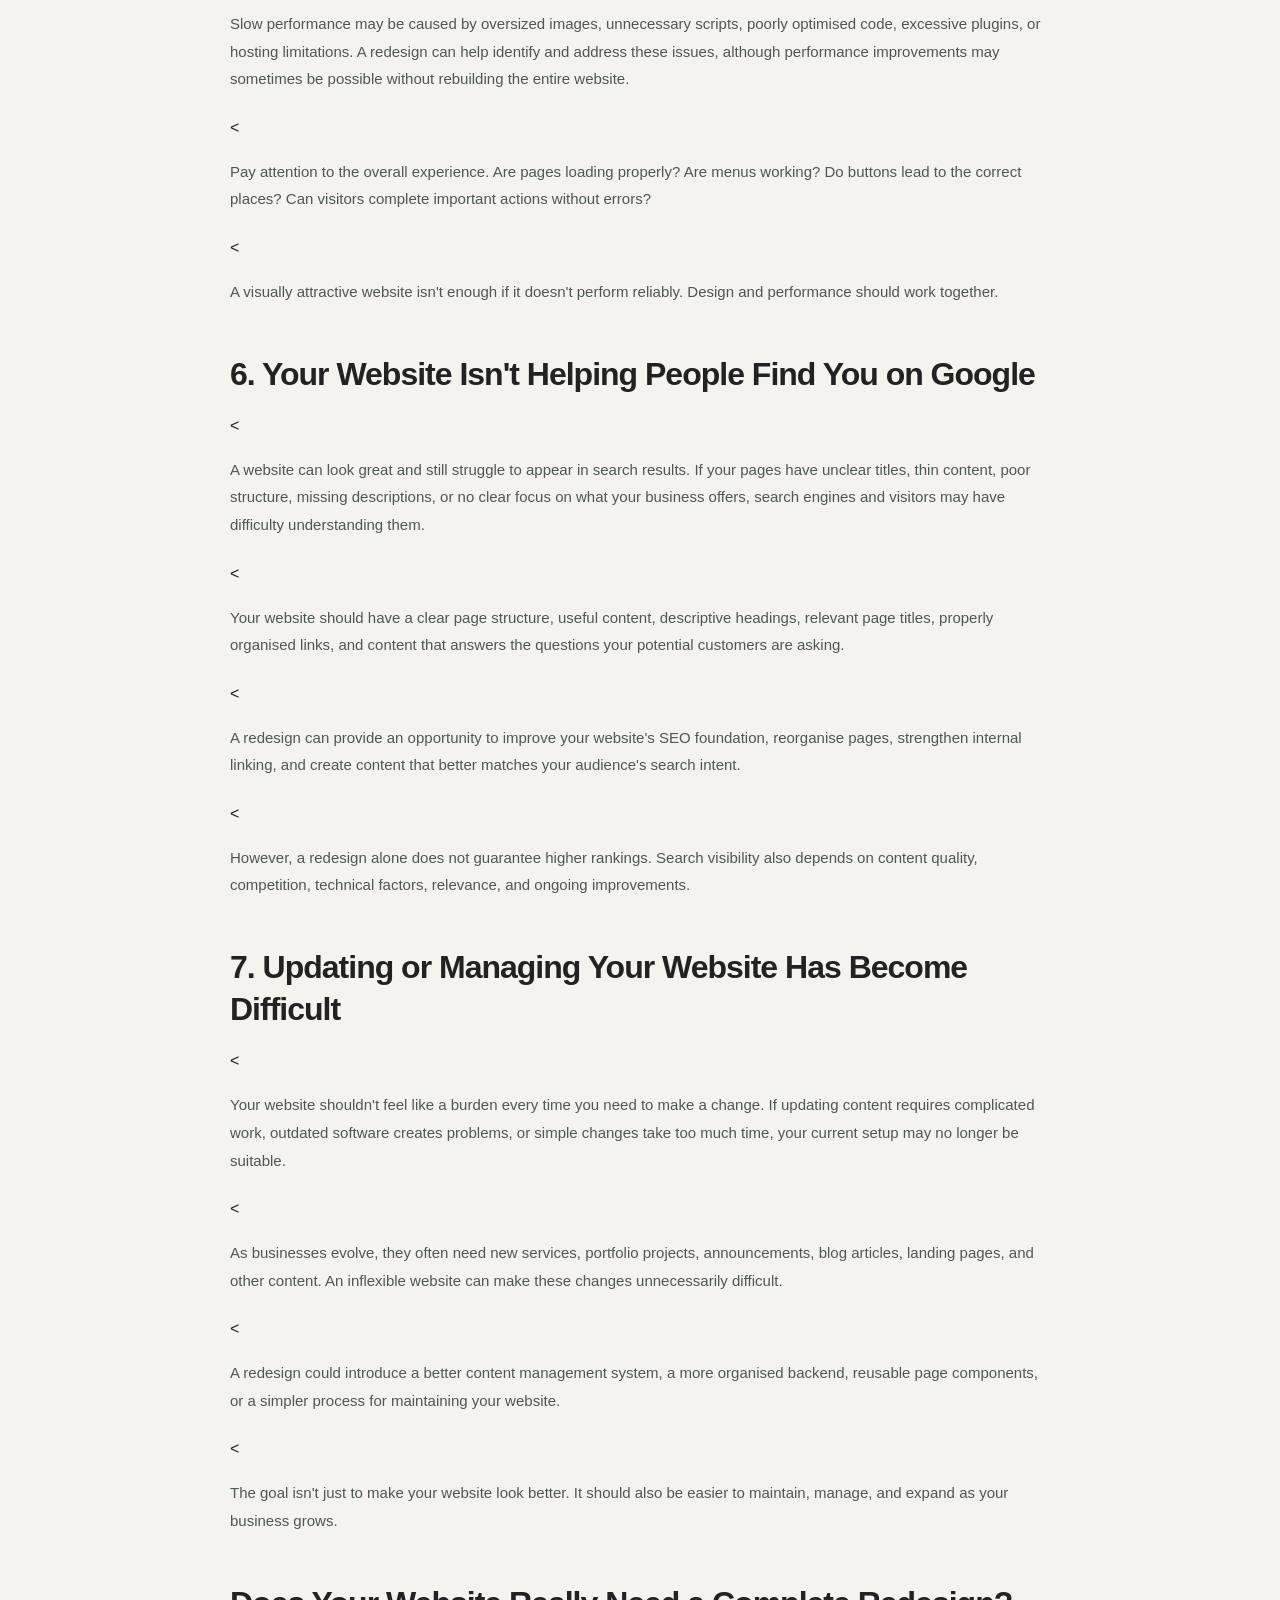
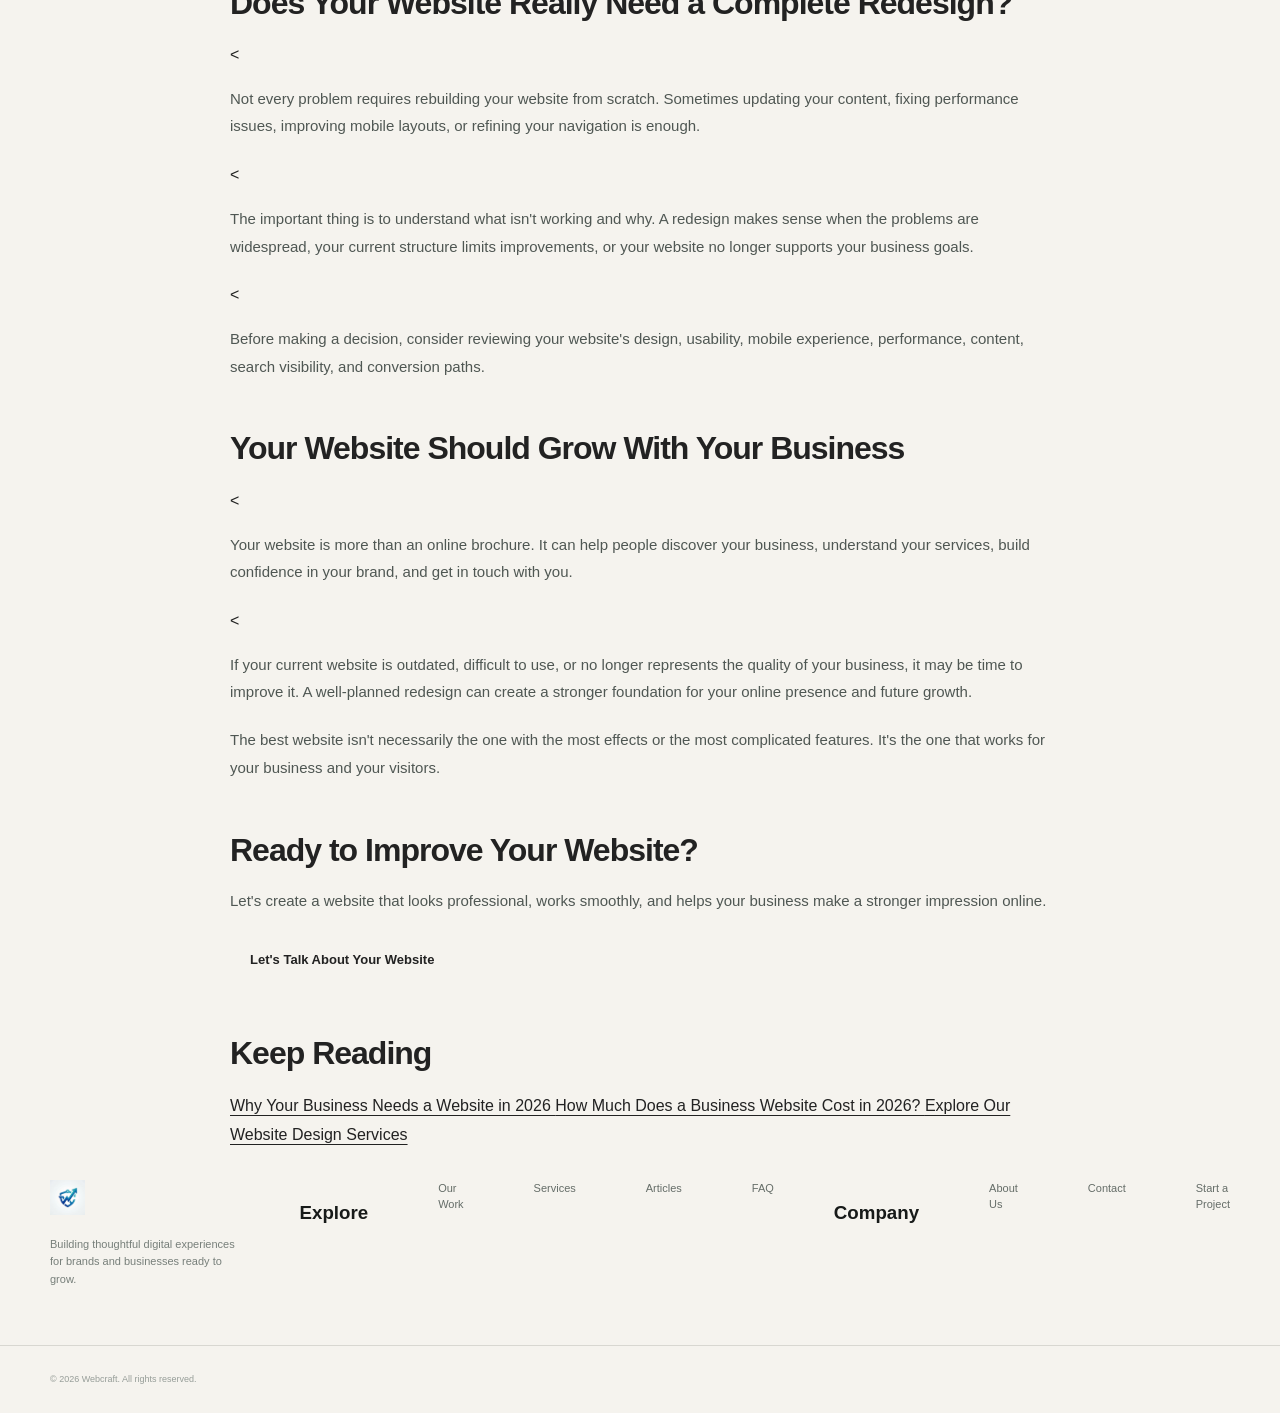
<file: pages/articles/7-signs-business-website-needs-redesign.html>
<!DOCTYPE html>
<html lang="en">
<head>
  <meta charset="UTF-8">
  <meta name="viewport" content="width=device-width, initial-scale=1.0">

  <title>7 Signs Your Business Website Needs a Redesign | Webcraft</title>

  <meta name="description" content="Discover 7 signs your business website needs a redesign, from outdated design and slow loading to poor mobile experience and lost customer enquiries.">

  <meta name="author" content="Webcraft">
  <meta name="robots" content="index, follow">
  <meta name="theme-color" content="#0b1120">

  <link rel="canonical" href="https://webcraftboys.github.io/pages/articles/7-signs-business-website-needs-redesign.html">

  <!-- Open Graph -->
  <meta property="og:title" content="7 Signs Your Business Website Needs a Redesign">
  <meta property="og:description" content="Is your website helping your business grow, or holding it back? Discover 7 signs it may be time for a redesign.">
  <meta property="og:type" content="article">
  <meta property="og:url" content="https://webcraftboys.github.io/pages/articles/7-signs-business-website-needs-redesign.html">
  <meta property="og:site_name" content="Webcraft">
  <meta property="og:image" content="https://webcraftboys.github.io/assets/logo/logo.webp">

  <!-- Twitter -->
  <meta name="twitter:card" content="summary_large_image">
  <meta name="twitter:title" content="7 Signs Your Business Website Needs a Redesign">
  <meta name="twitter:description" content="Seven warning signs that your website may be costing your business customers, enquiries, and opportunities.">
  <meta name="twitter:image" content="https://webcraftboys.github.io/assets/logo/logo.webp">

  <!-- Fonts -->
  <link rel="preconnect" href="https://fonts.googleapis.com">
  <link rel="preconnect" href="https://fonts.gstatic.com" crossorigin>
  <link href="https://fonts.googleapis.com/css2?family=Inter:wght@400;500;600;700;800&display=swap" rel="stylesheet">

  <!-- Website styles -->
  <link rel="icon" href="/assets/logo/favicon.png">
  <link rel="stylesheet" href="/css/styles.css">
  <link rel="stylesheet" href="/css/pages.css">

  <!-- Article structured data -->
  <script type="application/ld+json">
  {
    "@context": "https://schema.org",
    "@type": "Article",
    "headline": "7 Signs Your Business Website Needs a Redesign",
    "description": "Discover seven signs that your business website may need a redesign, including outdated design, poor mobile usability, slow performance, and low conversions.",
    "image": "https://webcraftboys.github.io/assets/logo/logo.webp",
    "author": {
      "@type": "Organization",
      "name": "Webcraft",
      "url": "https://webcraftboys.github.io/"
    },
    "publisher": {
      "@type": "Organization",
      "name": "Webcraft",
      "logo": {
        "@type": "ImageObject",
        "url": "https://webcraftboys.github.io/assets/logo/logo.webp"
      }
    },
    "mainEntityOfPage": {
      "@type": "WebPage",
      "@id": "https://webcraftboys.github.io/pages/articles/7-signs-business-website-needs-redesign.html"
    },
    "datePublished": "2026-11-23",
    "dateModified": "2026-11-23"
  }
  </script>
</head>

<body>

  <!-- Skip navigation -->
  <a class="skip-link" href="#main-content">Skip to content</a>

  <!-- Header -->
  <header class="site-header">

    <div class="utility-bar">
      <div class="container utility-bar-inner">
        <p>Digital experiences built for businesses that want to grow.</p>

        <div class="social-links">
          <a data-social="instagram" href="#" aria-label="Instagram"></a>
          <a data-social="facebook" href="#" aria-label="Facebook"></a>
          <a data-social="x" href="#" aria-label="X"></a>
          <a data-social="youtube" href="#" aria-label="YouTube"></a>
          <a data-social="github" href="#" aria-label="GitHub"></a>
        </div>
      </div>
    </div>

    <div class="container header-main">
      <a href="/" class="brand" aria-label="Webcraft Home">
        <img src="/assets/logo/logo.webp" alt="Webcraft logo">
      </a>

      <nav class="main-nav" aria-label="Main navigation">
        <a href="/">Home</a>
        <a href="/pages/work/work.html">Work</a>
        <a href="/pages/services/services.html">Services</a>
        <a href="/pages/articles/articles.html" class="active">Articles</a>
        <a href="/pages/about/about.html">About</a>
        <a href="/pages/faq/faq.html">FAQ</a>
        <a href="/pages/contact/contact.html">Contact</a>
        <a href="/pages/contact/contact.html" class="nav-cta">Start a Project</a>
      </nav>

    </div>
  </header>

  <!-- Article -->
  <main id="main-content">

    <!-- Article Hero -->
    <section class="article-hero">
      <div class="container">

        <div class="article-breadcrumbs">
          <a href="/">Home</a>
          <span aria-hidden="true">/</span>
          <a href="/pages/articles/articles.html">Articles</a>
          <span aria-hidden="true">/</span>
          <span>Website Redesign</span>
        </div>

        <div class="article-hero-content">
          <span class="article-category">Website Design</span>

          <h1>7 Signs Your Business Website Needs a Redesign</h1>

          <p class="article-subtitle">
            Your website is often the first impression people have of your business.
            If it feels outdated, difficult to use, or isn't bringing you enquiries,
            it may be time to rethink your online presence.
          </p>

          <div class="article-meta">
            <span>By Webcraft</span>
            <span aria-hidden="true">·</span>
            <span>7 min read</span>
            <span aria-hidden="true">·</span>
            <span>Website Design</span>
          </div>
        </div>

      </div>
    </section>

    <!-- Article Body -->
    <section class="article-section">
      <div class="container article-layout">

        <article class="article-content">

          <p class="article-lead">
            Having a website is important, but simply having one isn't enough.
            Your website should represent your business professionally, make it easy
            for visitors to understand what you offer, and guide potential customers
            toward taking action.
          </p>

          <p>
            As your business grows, your website should grow with it. What worked
            several years ago may no longer reflect your services, your brand,
            your customers, or the expectations of people browsing online today.
          </p>

          <p>
            But how do you know when your current website needs a redesign rather
            than just a few small updates? Here are seven signs worth paying attention to.
          </p>

          <h2>1. Your Website Looks Outdated</h2>

          <p>
            Design trends, user expectations, and technology change over time.
            A website that looked modern several years ago may now feel cluttered,
            visually inconsistent, or outdated.
          </p>

          <p>
            Old typography, excessive animations, inconsistent spacing, low-quality
            images, outdated layouts, and dated colour combinations can affect
            how visitors perceive your business.
          </p>

          <p>
            People often make quick judgements about a business based on its online
            presentation. If your website looks neglected, visitors may question
            whether your business is equally attentive to its products, services,
            or customers.
          </p>

          <<p>
            A modern redesign doesn't mean following every trend. It means creating
            a clean, consistent, professional experience that reflects your brand
            and makes your business look trustworthy.
          </p>

          <h2>2. Your Website Doesn't Work Well on Mobile</h2>

          <p>
            Many visitors discover businesses and browse their websites using
            smartphones. If your website is difficult to navigate on a smaller
            screen, you may be creating unnecessary friction for potential customers.
          </p>

          <p>Look out for problems such as:</p>

          <ul>
            <li>Text that is too small to read comfortably.</li>
            <li>Buttons that are difficult to tap.</li>
            <li>Images or sections overflowing the screen.</li>
            <li>Menus that are confusing or difficult to open.</li>
            <li>Content that requires excessive zooming or scrolling sideways.</li>
          </ul>

          <p>
            A responsive website should adapt naturally to different screen sizes,
            including phones, tablets, laptops, and desktops. Visitors should be
            able to read your content, explore your services, and contact you
            without struggling.
          </p>

          <<p>
            If your website works well on a computer but feels frustrating on a
            phone, a redesign focused on responsive usability may be necessary.
          </p>

          <h2>3. Visitors Can't Clearly Understand What You Offer</h2>

          <<p>
            When someone lands on your website, they should quickly understand
            what your business does, who you help, and why they should choose you.
          </p>

          <p>
            If visitors have to search through several pages to understand your
            services, your messaging may be too complicated or your website
            structure may not be clear enough.
          </p>

          <<p>
            Common problems include vague headlines, confusing navigation,
            missing service details, too much text without structure, and
            unclear calls to action.
          </p>

          <<p>
            Your homepage should communicate your value clearly. Your service pages
            should explain what you offer. Your navigation should help people
            find information without unnecessary effort.
          </p>

          <<p>
            A redesign is an opportunity to reorganise your content, simplify
            your messaging, and make your website easier to understand.
          </p>

          <h2>4. Your Website Isn't Generating Enquiries</h2>

          <<p>
            One of the biggest reasons businesses invest in a website is to attract
            potential customers and generate enquiries. If people are visiting your
            website but rarely contacting you, something may be preventing them
            from taking the next step.
          </p>

          <<p>
            Your contact details might be difficult to find. Your forms may be too
            complicated. Your service information might not build enough confidence.
            Or your website may simply fail to explain why someone should work
            with your business.
          </p>

          <p>
            A website should guide visitors toward clear actions. Depending on your
            business, those actions may include:
          </p>

          <ul>
            <li>Requesting a quote.</li>
            <li>Booking a consultation.</li>
            <li>Calling or messaging your business.</li>
            <li>Purchasing a product or service.</li>
            <li>Submitting an enquiry form.</li>
          </ul>

          <p>
            If your website doesn't make these actions easy, it may be losing
            opportunities. A redesign can improve page structure, calls to action,
            forms, trust signals, and the overall journey from visitor to enquiry.
          </p>

          <<h2>5. Your Website Is Slow or Frustrating to Use</h2>

          <<p>
            Visitors expect websites to load quickly and respond smoothly.
            A website that takes too long to load, has broken links, freezes,
            or contains unnecessary elements can create a frustrating experience.
          </p>

          <<p>
            Slow performance may be caused by oversized images, unnecessary scripts,
            poorly optimised code, excessive plugins, or hosting limitations.
            A redesign can help identify and address these issues, although
            performance improvements may sometimes be possible without rebuilding
            the entire website.
          </p>

          <<p>
            Pay attention to the overall experience. Are pages loading properly?
            Are menus working? Do buttons lead to the correct places? Can
            visitors complete important actions without errors?
          </p>

          <<p>
            A visually attractive website isn't enough if it doesn't perform
            reliably. Design and performance should work together.
          </p>

          <h2>6. Your Website Isn't Helping People Find You on Google</h2>

          <<p>
            A website can look great and still struggle to appear in search results.
            If your pages have unclear titles, thin content, poor structure,
            missing descriptions, or no clear focus on what your business offers,
            search engines and visitors may have difficulty understanding them.
          </p>

          <<p>
            Your website should have a clear page structure, useful content,
            descriptive headings, relevant page titles, properly organised links,
            and content that answers the questions your potential customers are asking.
          </p>

          <<p>
            A redesign can provide an opportunity to improve your website's SEO
            foundation, reorganise pages, strengthen internal linking, and create
            content that better matches your audience's search intent.
          </p>

          <<p>
            However, a redesign alone does not guarantee higher rankings.
            Search visibility also depends on content quality, competition,
            technical factors, relevance, and ongoing improvements.
          </p>

          <h2>7. Updating or Managing Your Website Has Become Difficult</h2>

          <<p>
            Your website shouldn't feel like a burden every time you need to make
            a change. If updating content requires complicated work, outdated
            software creates problems, or simple changes take too much time,
            your current setup may no longer be suitable.
          </p>

          <<p>
            As businesses evolve, they often need new services, portfolio
            projects, announcements, blog articles, landing pages, and other
            content. An inflexible website can make these changes unnecessarily
            difficult.
          </p>

          <<p>
            A redesign could introduce a better content management system,
            a more organised backend, reusable page components, or a simpler
            process for maintaining your website.
          </p>

          <<p>
            The goal isn't just to make your website look better. It should
            also be easier to maintain, manage, and expand as your business grows.
          </p>

          <h2>Does Your Website Really Need a Complete Redesign?</h2>

          <<p>
            Not every problem requires rebuilding your website from scratch.
            Sometimes updating your content, fixing performance issues,
            improving mobile layouts, or refining your navigation is enough.
          </p>

          <<p>
            The important thing is to understand what isn't working and why.
            A redesign makes sense when the problems are widespread, your
            current structure limits improvements, or your website no longer
            supports your business goals.
          </p>

          <<p>
            Before making a decision, consider reviewing your website's design,
            usability, mobile experience, performance, content, search visibility,
            and conversion paths.
          </p>

          <h2>Your Website Should Grow With Your Business</h2>

          <<p>
            Your website is more than an online brochure. It can help people
            discover your business, understand your services, build confidence
            in your brand, and get in touch with you.
          </p>

          <<p>
            If your current website is outdated, difficult to use, or no longer
            represents the quality of your business, it may be time to improve it.
            A well-planned redesign can create a stronger foundation for your
            online presence and future growth.
          </p>

          <p>
            The best website isn't necessarily the one with the most effects
            or the most complicated features. It's the one that works for
            your business and your visitors.
          </p>

          <!-- CTA -->
          <div class="article-cta">
            <h2>Ready to Improve Your Website?</h2>

            <p>
              Let's create a website that looks professional, works smoothly,
              and helps your business make a stronger impression online.
            </p>

            <a href="/pages/contact/contact.html" class="btn btn-primary">
              Let's Talk About Your Website
            </a>
          </div>

          <!-- Related Articles -->
          <div class="related-articles">
            <h2>Keep Reading</h2>

            <div class="related-article-links">
              <a href="/pages/articles/business-needs-website-2026.html">
                Why Your Business Needs a Website in 2026
              </a>

              <a href="/pages/articles/website-cost-2026.html">
                How Much Does a Business Website Cost in 2026?
              </a>

              <a href="/pages/services/services.html">
                Explore Our Website Design Services
              </a>
            </div>
          </div>

        </article>

      </div>
    </section>

  </main>

  <!-- Footer -->
  <footer class="site-footer">
    <div class="container footer-main">

      <div class="footer-brand">
        <a href="/" class="brand">
          <img src="/assets/logo/logo.webp" alt="Webcraft">
        </a>

        <p>
          Building thoughtful digital experiences for brands and businesses
          ready to grow.
        </p>

        <div class="social-links">
          <a data-social="instagram" href="#" aria-label="Instagram"></a>
          <a data-social="facebook" href="#" aria-label="Facebook"></a>
          <a data-social="x" href="#" aria-label="X"></a>
          <a data-social="youtube" href="#" aria-label="YouTube"></a>
          <a data-social="github" href="#" aria-label="GitHub"></a>
        </div>
      </div>

      <div class="footer-links">
        <h3>Explore</h3>
        <a href="/pages/work/work.html">Our Work</a>
        <a href="/pages/services/services.html">Services</a>
        <a href="/pages/articles/articles.html">Articles</a>
        <a href="/pages/faq/faq.html">FAQ</a>
      </div>

      <div class="footer-links">
        <h3>Company</h3>
        <a href="/pages/about/about.html">About Us</a>
        <a href="/pages/contact/contact.html">Contact</a>
        <a href="/pages/contact/contact.html">Start a Project</a>
      </div>

    </div>

    <div class="footer-bottom">
      <div class="container">
        <p>© 2026 Webcraft. All rights reserved.</p>
      </div>
    </div>
  </footer>

  <!-- Scripts -->
  <script src="/js/main.js"></script>
  <script src="/js/social-links.js"></script>

</body>
</html>
</file>
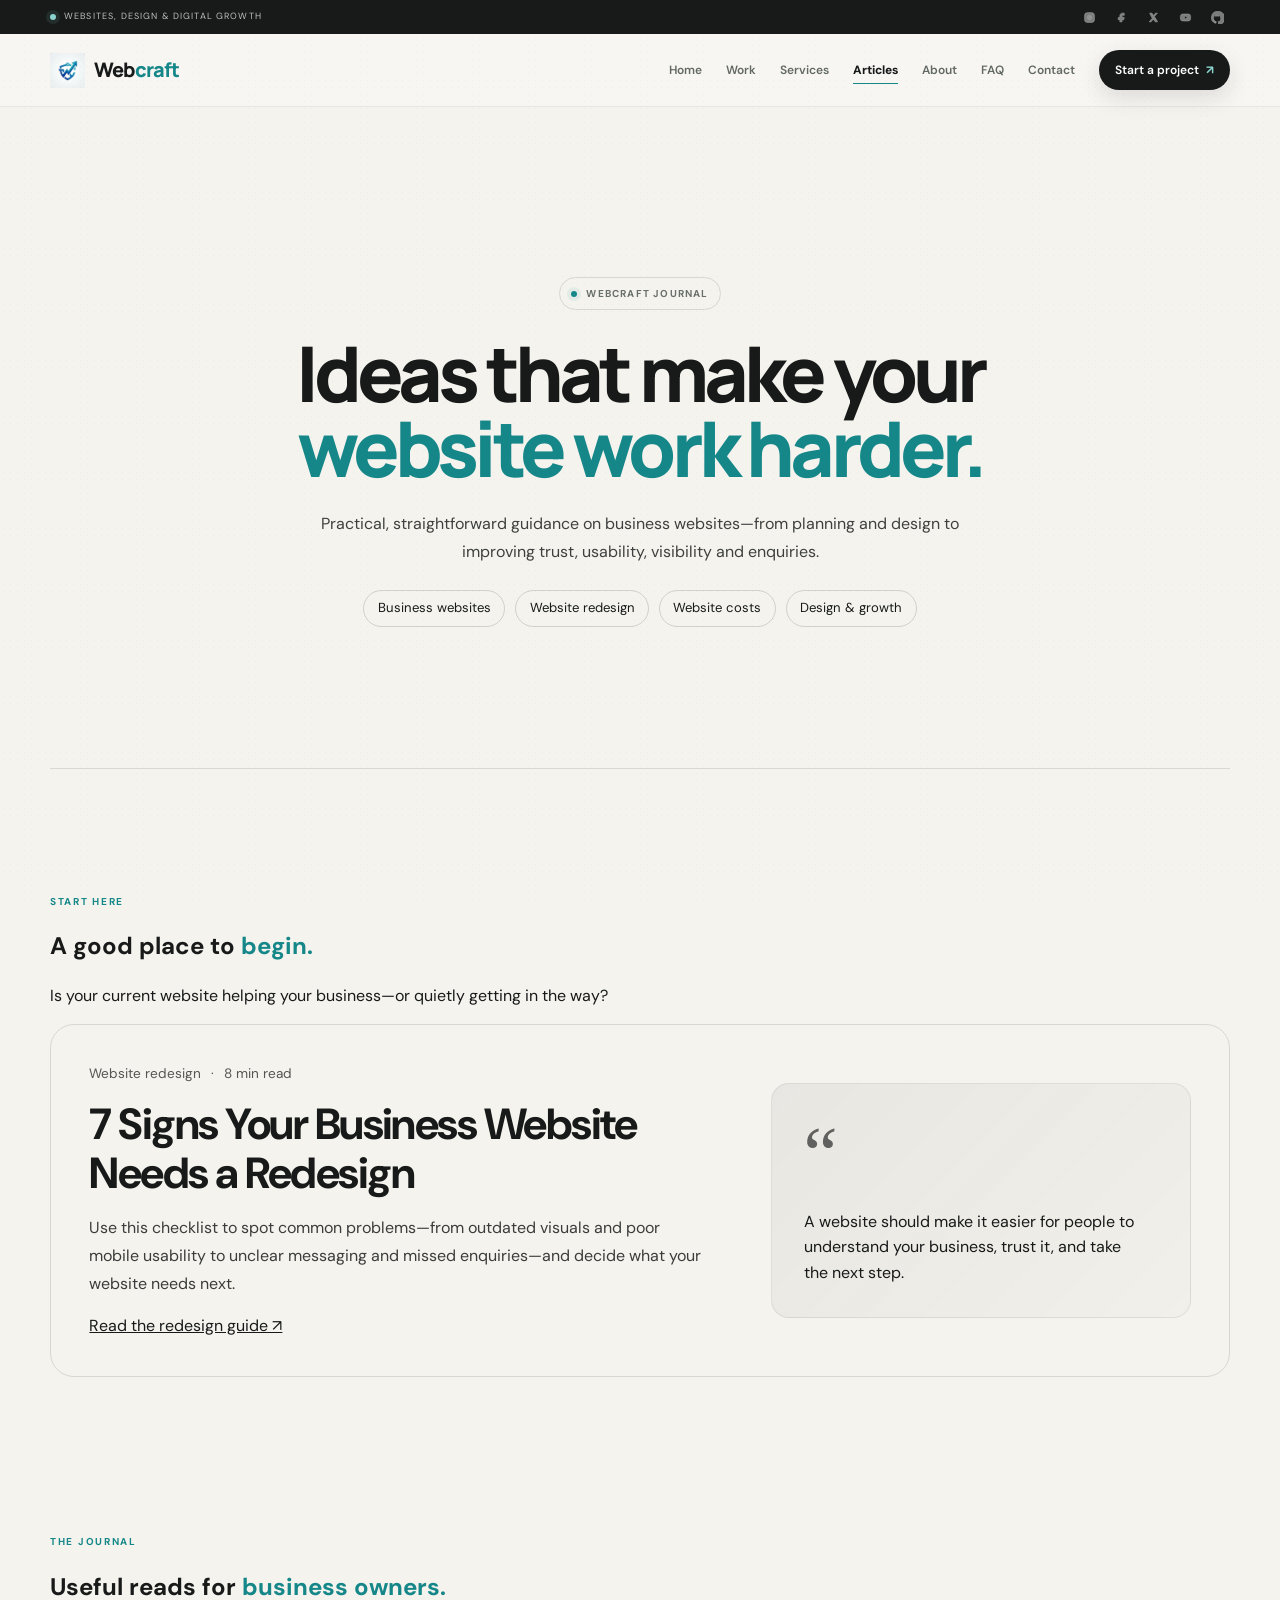
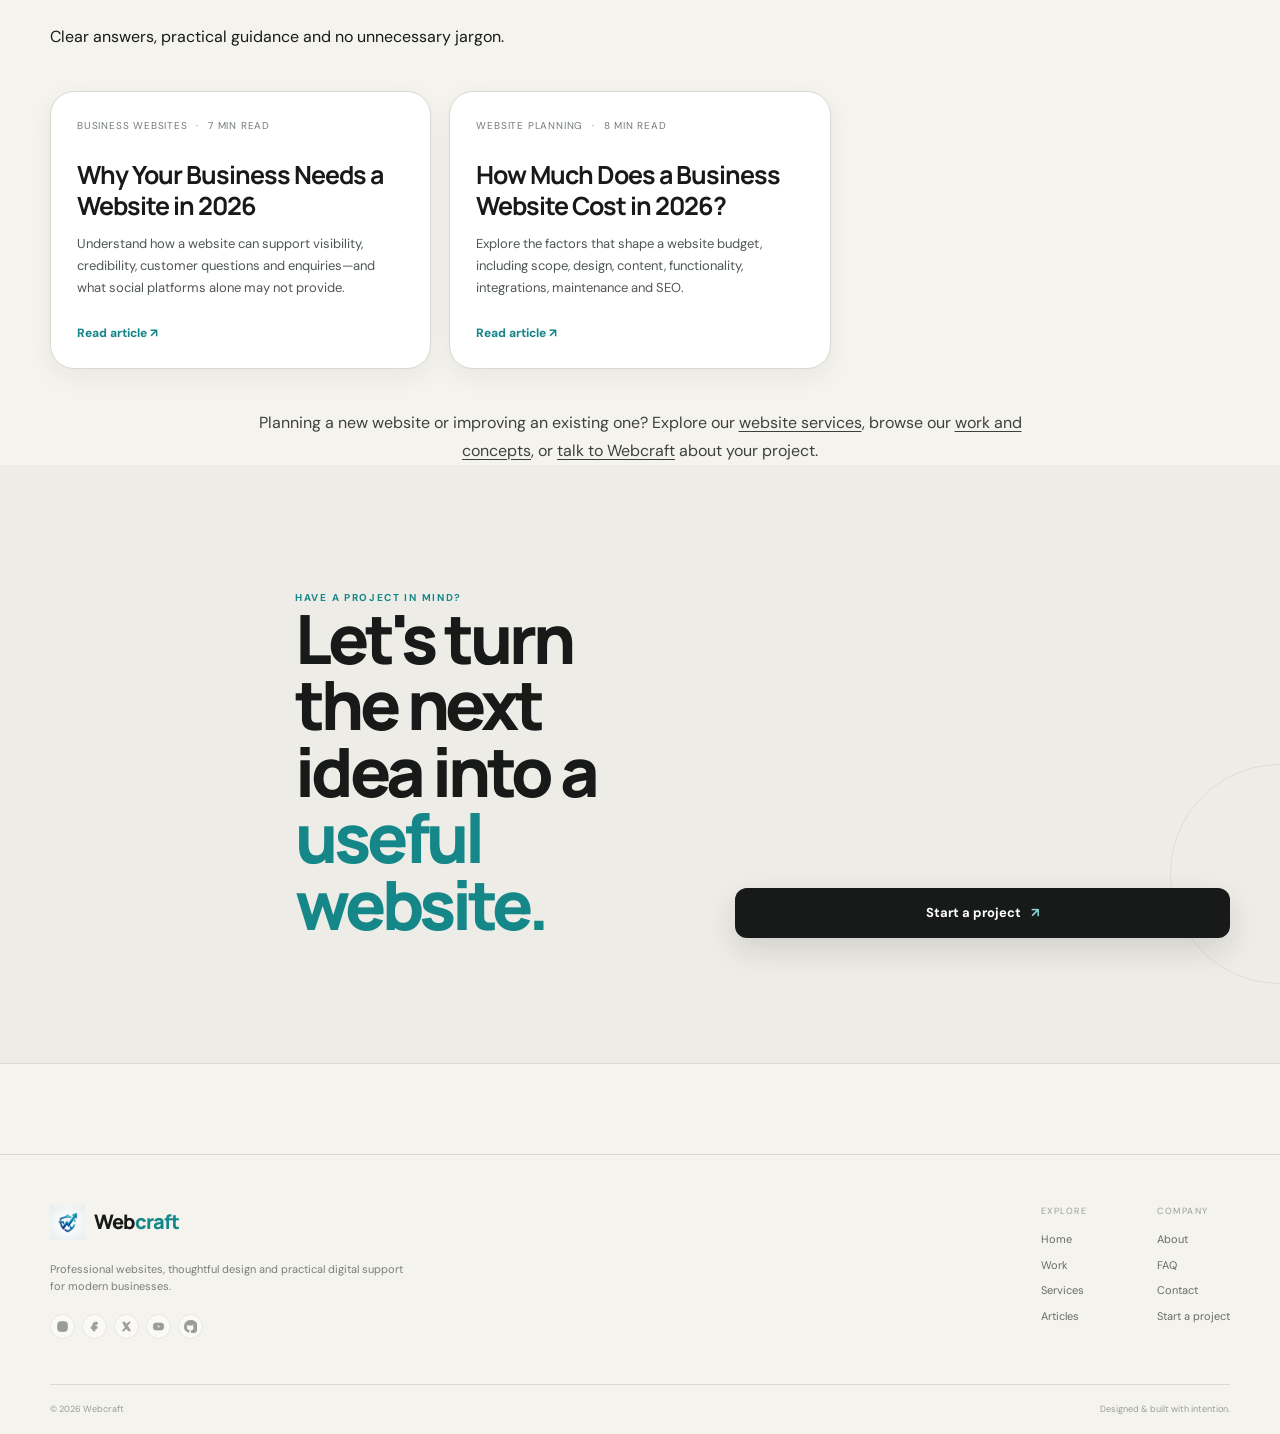
<file: pages/articles/articles.html>
<!doctype html>
<html lang="en">
<head>
  <meta charset="UTF-8">
  <meta name="viewport" content="width=device-width, initial-scale=1.0">

  <title>Website Design, Business & SEO Articles | Webcraft</title>
  <meta name="description" content="Explore practical Webcraft articles about business websites, website redesigns, web design, development, SEO, website costs and digital growth.">
  <meta name="author" content="Webcraft">
  <meta name="theme-color" content="#f5f3ee">
  <meta name="robots" content="index,follow,max-image-preview:large">

  <link rel="canonical" href="https://webcraftboys.github.io/pages/articles/articles.html">
  <link rel="icon" type="image/png" href="/assets/logo/favicon.png">

  <!-- Open Graph -->
  <meta property="og:title" content="Website Design, Business & SEO Articles | Webcraft">
  <meta property="og:description" content="Practical insights to help businesses build better websites, improve visibility and grow online.">
  <meta property="og:type" content="website">
  <meta property="og:url" content="https://webcraftboys.github.io/pages/articles/articles.html">
  <meta property="og:site_name" content="Webcraft">
  <meta property="og:image" content="https://webcraftboys.github.io/assets/logo/logo.webp">

  <!-- Twitter / X -->
  <meta name="twitter:card" content="summary_large_image">
  <meta name="twitter:title" content="Webcraft Articles | Website & Digital Growth">
  <meta name="twitter:description" content="Ideas, guides and practical advice for businesses building a stronger online presence.">
  <meta name="twitter:image" content="https://webcraftboys.github.io/assets/logo/logo.webp">

  <!-- Fonts -->
  <link rel="preconnect" href="https://fonts.googleapis.com">
  <link rel="preconnect" href="https://fonts.gstatic.com" crossorigin>
  <link href="https://fonts.googleapis.com/css2?family=DM+Sans:wght@400;500;600;700&family=Manrope:wght@600;700;800&display=swap" rel="stylesheet">

  <!-- Styles -->
  <link rel="stylesheet" href="/css/styles.css">
  <link rel="stylesheet" href="/css/pages.css">

  <!-- Structured Data -->
  <script type="application/ld+json">
  {
    "@context": "https://schema.org",
    "@type": "CollectionPage",
    "name": "Webcraft Articles",
    "description": "Practical articles about websites, business website redesigns, web design, development, SEO and digital growth.",
    "url": "https://webcraftboys.github.io/pages/articles/articles.html",
    "isPartOf": {
      "@type": "WebSite",
      "name": "Webcraft",
      "url": "https://webcraftboys.github.io/"
    },
    "publisher": {
      "@type": "Organization",
      "name": "Webcraft",
      "url": "https://webcraftboys.github.io/"
    },
    "mainEntity": {
      "@type": "ItemList",
      "itemListElement": [
        {
          "@type": "ListItem",
          "position": 1,
          "url": "https://webcraftboys.github.io/pages/articles/7-signs-business-website-needs-redesign.html",
          "name": "7 Signs Your Business Website Needs a Redesign"
        },
        {
          "@type": "ListItem",
          "position": 2,
          "url": "https://webcraftboys.github.io/pages/articles/business-needs-website-2026.html",
          "name": "Why Your Business Needs a Website in 2026"
        },
        {
          "@type": "ListItem",
          "position": 3,
          "url": "https://webcraftboys.github.io/pages/articles/website-cost-2026.html",
          "name": "How Much Does a Business Website Cost in 2026?"
        }
      ]
    }
  }
  </script>

  <!-- Articles hub enhancements -->
  <style>
    .articles-hub .journal-intro{max-width:760px;margin:0 auto 2.25rem;text-align:center}
    .articles-hub .journal-intro p{max-width:650px;margin:1rem auto 0;opacity:.82;line-height:1.75}
    .articles-hub .topic-row{display:flex;justify-content:center;flex-wrap:wrap;gap:.6rem;margin:1.5rem auto 0}
    .articles-hub .topic-pill{display:inline-flex;align-items:center;border:1px solid rgba(30,30,30,.16);border-radius:999px;padding:.48rem .85rem;font-size:.82rem}
    .articles-hub .featured-article{display:grid;grid-template-columns:minmax(0,1.2fr) minmax(240px,.8fr);gap:clamp(1.5rem,4vw,3.5rem);align-items:center;border:1px solid rgba(30,30,30,.13);border-radius:24px;padding:clamp(1.25rem,3vw,2.5rem);margin-bottom:2rem;overflow:hidden}
    .articles-hub .featured-copy .article-meta{display:flex;gap:.6rem;flex-wrap:wrap;align-items:center;margin-bottom:1rem;opacity:.72;font-size:.85rem}
    .articles-hub .featured-copy h2{font-size:clamp(1.65rem,3.4vw,2.8rem);line-height:1.12;letter-spacing:-.035em;margin:0 0 1rem}
    .articles-hub .featured-copy p{line-height:1.75;max-width:620px;opacity:.84}
    .articles-hub .featured-note{min-height:220px;border-radius:18px;padding:clamp(1.25rem,3vw,2rem);display:flex;flex-direction:column;justify-content:space-between;background:linear-gradient(135deg,rgba(40,40,40,.06),rgba(40,40,40,.015));border:1px solid rgba(30,30,30,.08)}
    .articles-hub .featured-note .note-mark{font-size:clamp(2.5rem,6vw,5rem);line-height:1;opacity:.65;font-family:Georgia,serif}
    .articles-hub .featured-note p{font-size:1rem;line-height:1.6;margin:1rem 0 0;max-width:330px}
    .articles-hub .article-card{transition:transform .2s ease,border-color .2s ease}
    .articles-hub .article-card:hover{transform:translateY(-4px)}
    .articles-hub .article-card h2{line-height:1.25}
    .articles-hub .article-card p{line-height:1.7}
    .articles-hub .article-card .article-meta{display:flex;gap:.55rem;flex-wrap:wrap}
    .articles-hub .browse-note{max-width:820px;margin:2.5rem auto 0;text-align:center;line-height:1.75;opacity:.82}
    .articles-hub .browse-note a{text-decoration:underline;text-underline-offset:3px}
    @media(max-width:760px){.articles-hub .featured-article{grid-template-columns:1fr}.articles-hub .featured-note{min-height:150px}.articles-hub .journal-intro{text-align:left}.articles-hub .topic-row{justify-content:flex-start}}
    @media(prefers-reduced-motion:reduce){.articles-hub .article-card{transition:none}.articles-hub .article-card:hover{transform:none}}
  </style>

</head>

<body>

  <!-- Accessibility -->
  <a class="skip-link" href="#main-content">Skip to content</a>

  <!-- HEADER -->
  <header class="site-header">

    <!-- Utility Bar -->
    <div class="utility-bar">
      <div class="container utility-inner">

        <span class="utility-note">
          <span class="utility-dot"></span>
          Websites, design & digital growth
        </span>

        <div class="social-links" aria-label="Webcraft social media">

          <a class="social-icon" data-social="instagram" href="#" target="_blank" rel="noopener noreferrer" aria-label="Instagram">
            <svg viewBox="0 0 24 24" aria-hidden="true">
              <rect x="3" y="3" width="18" height="18" rx="5"/>
              <circle cx="12" cy="12" r="4"/>
              <circle cx="17.5" cy="6.5" r="1" class="fill"/>
            </svg>
          </a>

          <a class="social-icon" data-social="facebook" href="#" target="_blank" rel="noopener noreferrer" aria-label="Facebook">
            <svg viewBox="0 0 24 24" aria-hidden="true">
              <path d="M14 8h3V4h-3c-3.3 0-5 1.9-5 5v3H6v4h3v4h4v-4h3.2l.8-4H13V9c0-.7.3-1 1-1Z"/>
            </svg>
          </a>

          <a class="social-icon" data-social="x" href="#" target="_blank" rel="noopener noreferrer" aria-label="X">
            <svg viewBox="0 0 24 24" aria-hidden="true">
              <path d="M5 4h4.1l3.1 4.4L15.8 4H19l-5.3 6.1L19.4 20h-4.1l-3.5-5-4.3 5H4.2l5.5-6.4L5 4Zm2.5 1.8 8.8 12.4h.9L8.4 5.8h-.9Z"/>
            </svg>
          </a>

          <a class="social-icon" data-social="youtube" href="#" target="_blank" rel="noopener noreferrer" aria-label="YouTube">
            <svg viewBox="0 0 24 24" aria-hidden="true">
              <path d="M21 8.1a2.8 2.8 0 0 0-2-2C17.2 5.6 12 5.6 12 5.6s-5.2 0-7 .5a2.8 2.8 0 0 0-2 2C2.5 9.9 2.5 12 2.5 12s0 2.1.5 3.9a2.8 2.8 0 0 0 2 2c1.8.5 7 .5 7 .5s5.2 0 7-.5a2.8 2.8 0 0 0 2-2c.5-1.8.5-3.9.5-3.9s0-2.1-.5-3.9ZM10 15.6V8.4l6 3.6-6 3.6Z"/>
            </svg>
          </a>

          <a class="social-icon" data-social="github" href="#" target="_blank" rel="noopener noreferrer" aria-label="GitHub">
            <svg viewBox="0 0 24 24" aria-hidden="true">
              <path d="M12 .8a11.2 11.2 0 0 0-3.5 21.8c.6.1.8-.3.8-.6v-2.1c-3.1.7-3.8-1.3-3.8-1.3-.5-1.3-1.2-1.6-1.2-1.6-1-.7.1-.7.1-.7 1.1.1 1.7 1.1 1.7 1.1 1 .1.8 2 .8 2 0 1.6 1 1.9 1.9 1.9.1-.7.4-1.2.7-1.5-2.5-.3-5.1-1.2-5.1-5.5 0-1.2.4-2.2 1.1-3-.1-.3-.5-1.4.1-2.9 0 0 .9-.3 3 1.1a10.4 10.4 0 0 1 5.4 0c2.1-1.4 3-1.1 3-1.1.6 1.5.2 2.6.1 2.9.7.8 1.1 1.8 1.1 3 0 4.3-2.6 5.2-5.1 5.5.4.3.7 1 .7 2v3c0 .3.2.7.8.6A11.2 11.2 0 0 0 12 .8Z"/>
            </svg>
          </a>

        </div>
      </div>
    </div>

    <!-- Main Navigation -->
    <div class="nav-wrap">
      <nav class="nav container" aria-label="Main navigation">

        <a href="/" class="brand" aria-label="Webcraft home">
          <img src="/assets/logo/logo.webp" width="35" height="35" decoding="async" alt="Webcraft">
          <span>Web<span>craft</span></span>
        </a>

        <div class="nav-links" id="navLinks">
          <a href="/">Home</a>
          <a href="/pages/work/work.html">Work</a>
          <a href="/pages/services/services.html">Services</a>
          <a href="/pages/articles/articles.html" aria-current="page">Articles</a>
          <a href="/pages/about/about.html">About</a>
          <a href="/pages/faq/faq.html">FAQ</a>
          <a href="/pages/contact/contact.html">Contact</a>
          <a href="/pages/contact/contact.html" class="nav-cta">
            Start a project <b>↗</b>
          </a>
        </div>

        <button
          class="menu-toggle"
          type="button"
          aria-label="Open navigation"
          aria-expanded="false"
          aria-controls="navLinks"
        >
          <span></span>
          <span></span>
          <span></span>
        </button>

      </nav>
    </div>

  </header>

  <!-- MAIN CONTENT -->
  <main id="main-content" class="articles-hub">

    <!-- Editorial hero -->
    <section class="page-hero container">
      <div class="page-hero-copy journal-intro">
        <span class="eyebrow"><span></span> Webcraft Journal</span>
        <h1>Ideas that make your <em>website work harder.</em></h1>
        <p>Practical, straightforward guidance on business websites—from planning and design to improving trust, usability, visibility and enquiries.</p>
        <div class="topic-row" aria-label="Article topics">
          <span class="topic-pill">Business websites</span><span class="topic-pill">Website redesign</span><span class="topic-pill">Website costs</span><span class="topic-pill">Design &amp; growth</span>
        </div>
      </div>
    </section>

    <!-- Featured reading -->
    <section class="section container" aria-labelledby="featured-reading-heading">
      <div class="section-head"><div><span class="section-kicker">Start here</span><h2 id="featured-reading-heading">A good place to <em>begin.</em></h2></div><p>Is your current website helping your business—or quietly getting in the way?</p></div>
      <article class="featured-article"><div class="featured-copy"><div class="article-meta"><span>Website redesign</span><span>·</span><span>8 min read</span></div><h2>7 Signs Your Business Website Needs a Redesign</h2><p>Use this checklist to spot common problems—from outdated visuals and poor mobile usability to unclear messaging and missed enquiries—and decide what your website needs next.</p><a class="read-more" href="/pages/articles/7-signs-business-website-needs-redesign.html">Read the redesign guide ↗</a></div><div class="featured-note" aria-label="Featured article takeaway"><span class="note-mark" aria-hidden="true">“</span><p>A website should make it easier for people to understand your business, trust it, and take the next step.</p></div></article>
    </section>
    <!-- Articles -->
    <section class="section container" aria-labelledby="article-list-heading">
      <div class="section-head"><div><span class="section-kicker">The journal</span><h2 id="article-list-heading">Useful reads for <em>business owners.</em></h2></div><p>Clear answers, practical guidance and no unnecessary jargon.</p></div>
      <div class="article-grid">
        <a class="article-card" href="/pages/articles/business-needs-website-2026.html"><div class="article-meta"><span>Business websites</span><span>·</span><span>7 min read</span></div><h2>Why Your Business Needs a Website in 2026</h2><p>Understand how a website can support visibility, credibility, customer questions and enquiries—and what social platforms alone may not provide.</p><span class="read-more">Read article ↗</span></a>
        <a class="article-card" href="/pages/articles/website-cost-2026.html"><div class="article-meta"><span>Website planning</span><span>·</span><span>8 min read</span></div><h2>How Much Does a Business Website Cost in 2026?</h2><p>Explore the factors that shape a website budget, including scope, design, content, functionality, integrations, maintenance and SEO.</p><span class="read-more">Read article ↗</span></a>
      </div>
      <p class="browse-note">Planning a new website or improving an existing one? Explore our <a href="/pages/services/services.html">website services</a>, browse our <a href="/pages/work/work.html">work and concepts</a>, or <a href="/pages/contact/contact.html">talk to Webcraft</a> about your project.</p>
    </section>

    <!-- CTA -->
    <section class="page-cta">
      <div class="container page-cta-inner">

        <div class="page-cta-copy">
          <span class="section-kicker">Have a project in mind?</span>

          <h2>
            Let's turn the next idea into a
            <em>useful website.</em>
          </h2>
        </div>

        <a href="/pages/contact/contact.html" class="btn btn-dark magnetic">
          Start a project <span>↗</span>
        </a>

      </div>
    </section>

  </main>

  <!-- FOOTER -->
  <footer class="footer">

    <div class="container">

      <div class="footer-main">

        <!-- Footer Brand -->
        <div class="footer-brand">

          <a href="/" class="brand" aria-label="Webcraft home">
            <img src="/assets/logo/logo.webp" width="35" height="35" decoding="async" alt="Webcraft">
            <span>Web<span>craft</span></span>
          </a>

          <p>
            Professional websites, thoughtful design and practical digital
            support for modern businesses.
          </p>

          <div class="footer-socials" aria-label="Webcraft social media">

            <a class="social-icon" data-social="instagram" href="#" target="_blank" rel="noopener noreferrer" aria-label="Instagram">
              <svg viewBox="0 0 24 24" aria-hidden="true">
                <rect x="3" y="3" width="18" height="18" rx="5"/>
                <circle cx="12" cy="12" r="4"/>
                <circle cx="17.5" cy="6.5" r="1" class="fill"/>
              </svg>
            </a>

            <a class="social-icon" data-social="facebook" href="#" target="_blank" rel="noopener noreferrer" aria-label="Facebook">
              <svg viewBox="0 0 24 24" aria-hidden="true">
                <path d="M14 8h3V4h-3c-3.3 0-5 1.9-5 5v3H6v4h3v4h4v-4h3.2l.8-4H13V9c0-.7.3-1 1-1Z"/>
              </svg>
            </a>

            <a class="social-icon" data-social="x" href="#" target="_blank" rel="noopener noreferrer" aria-label="X">
              <svg viewBox="0 0 24 24" aria-hidden="true">
                <path d="M5 4h4.1l3.1 4.4L15.8 4H19l-5.3 6.1L19.4 20h-4.1l-3.5-5-4.3 5H4.2l5.5-6.4L5 4Zm2.5 1.8 8.8 12.4h.9L8.4 5.8h-.9Z"/>
              </svg>
            </a>

            <a class="social-icon" data-social="youtube" href="#" target="_blank" rel="noopener noreferrer" aria-label="YouTube">
              <svg viewBox="0 0 24 24" aria-hidden="true">
                <path d="M21 8.1a2.8 2.8 0 0 0-2-2C17.2 5.6 12 5.6 12 5.6s-5.2 0-7 .5a2.8 2.8 0 0 0-2 2C2.5 9.9 2.5 12 2.5 12s0 2.1.5 3.9a2.8 2.8 0 0 0 2 2c1.8.5 7 .5 7 .5s5.2 0 7-.5a2.8 2.8 0 0 0 2-2c.5-1.8.5-3.9.5-3.9s0-2.1-.5-3.9ZM10 15.6V8.4l6 3.6-6 3.6Z"/>
              </svg>
            </a>

            <a class="social-icon" data-social="github" href="#" target="_blank" rel="noopener noreferrer" aria-label="GitHub">
              <svg viewBox="0 0 24 24" aria-hidden="true">
                <path d="M12 .8a11.2 11.2 0 0 0-3.5 21.8c.6.1.8-.3.8-.6v-2.1c-3.1.7-3.8-1.3-3.8-1.3-.5-1.3-1.2-1.6-1.2-1.6-1-.7.1-.7.1-.7 1.1.1 1.7 1.1 1.7 1.1 1 .1.8 2 .8 2 0 1.6 1 1.9 1.9 1.9.1-.7.4-1.2.7-1.5-2.5-.3-5.1-1.2-5.1-5.5 0-1.2.4-2.2 1.1-3-.1-.3-.5-1.4.1-2.9 0 0 .9-.3 3 1.1a10.4 10.4 0 0 1 5.4 0c2.1-1.4 3-1.1 3-1.1.6 1.5.2 2.6.1 2.9.7.8 1.1 1.8 1.1 3 0 4.3-2.6 5.2-5.1 5.5.4.3.7 1 .7 2v3c0 .3.2.7.8.6A11.2 11.2 0 0 0 12 .8Z"/>
              </svg>
            </a>

          </div>
        </div>

        <!-- Footer Links -->
        <div class="footer-links">

          <div>
            <span>Explore</span>
            <a href="/">Home</a>
            <a href="/pages/work/work.html">Work</a>
            <a href="/pages/services/services.html">Services</a>
            <a href="/pages/articles/articles.html">Articles</a>
          </div>

          <div>
            <span>Company</span>
            <a href="/pages/about/about.html">About</a>
            <a href="/pages/faq/faq.html">FAQ</a>
            <a href="/pages/contact/contact.html">Contact</a>
            <a href="/pages/contact/contact.html">Start a project</a>
          </div>

        </div>

      </div>

      <!-- Footer Bottom -->
      <div class="footer-bottom">
        <span>© <span id="year"></span> Webcraft</span>
        <span>Designed & built with intention.</span>
      </div>

    </div>

  </footer>

  <!-- Scripts -->
  <script src="/js/main.js" defer></script>
  <script src="/js/social-links.js" defer></script>

</body>
</html>
</file>
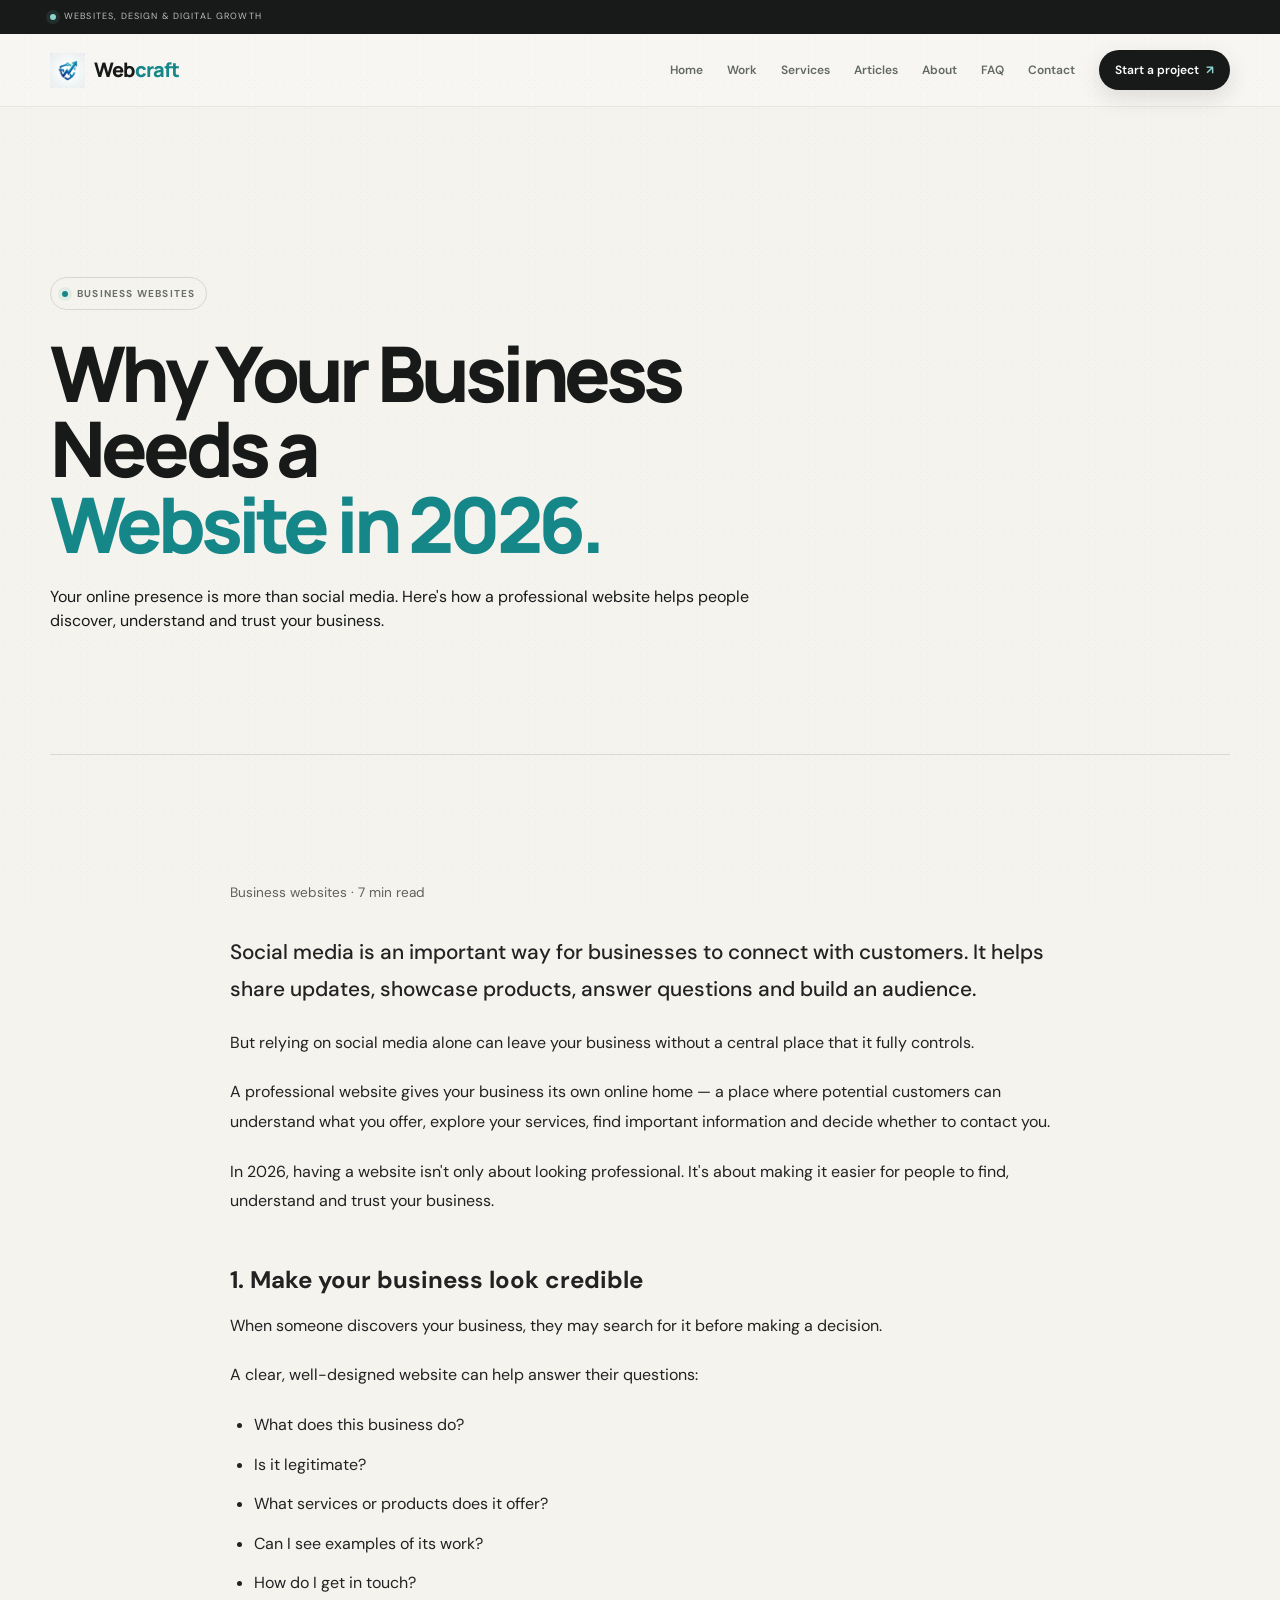
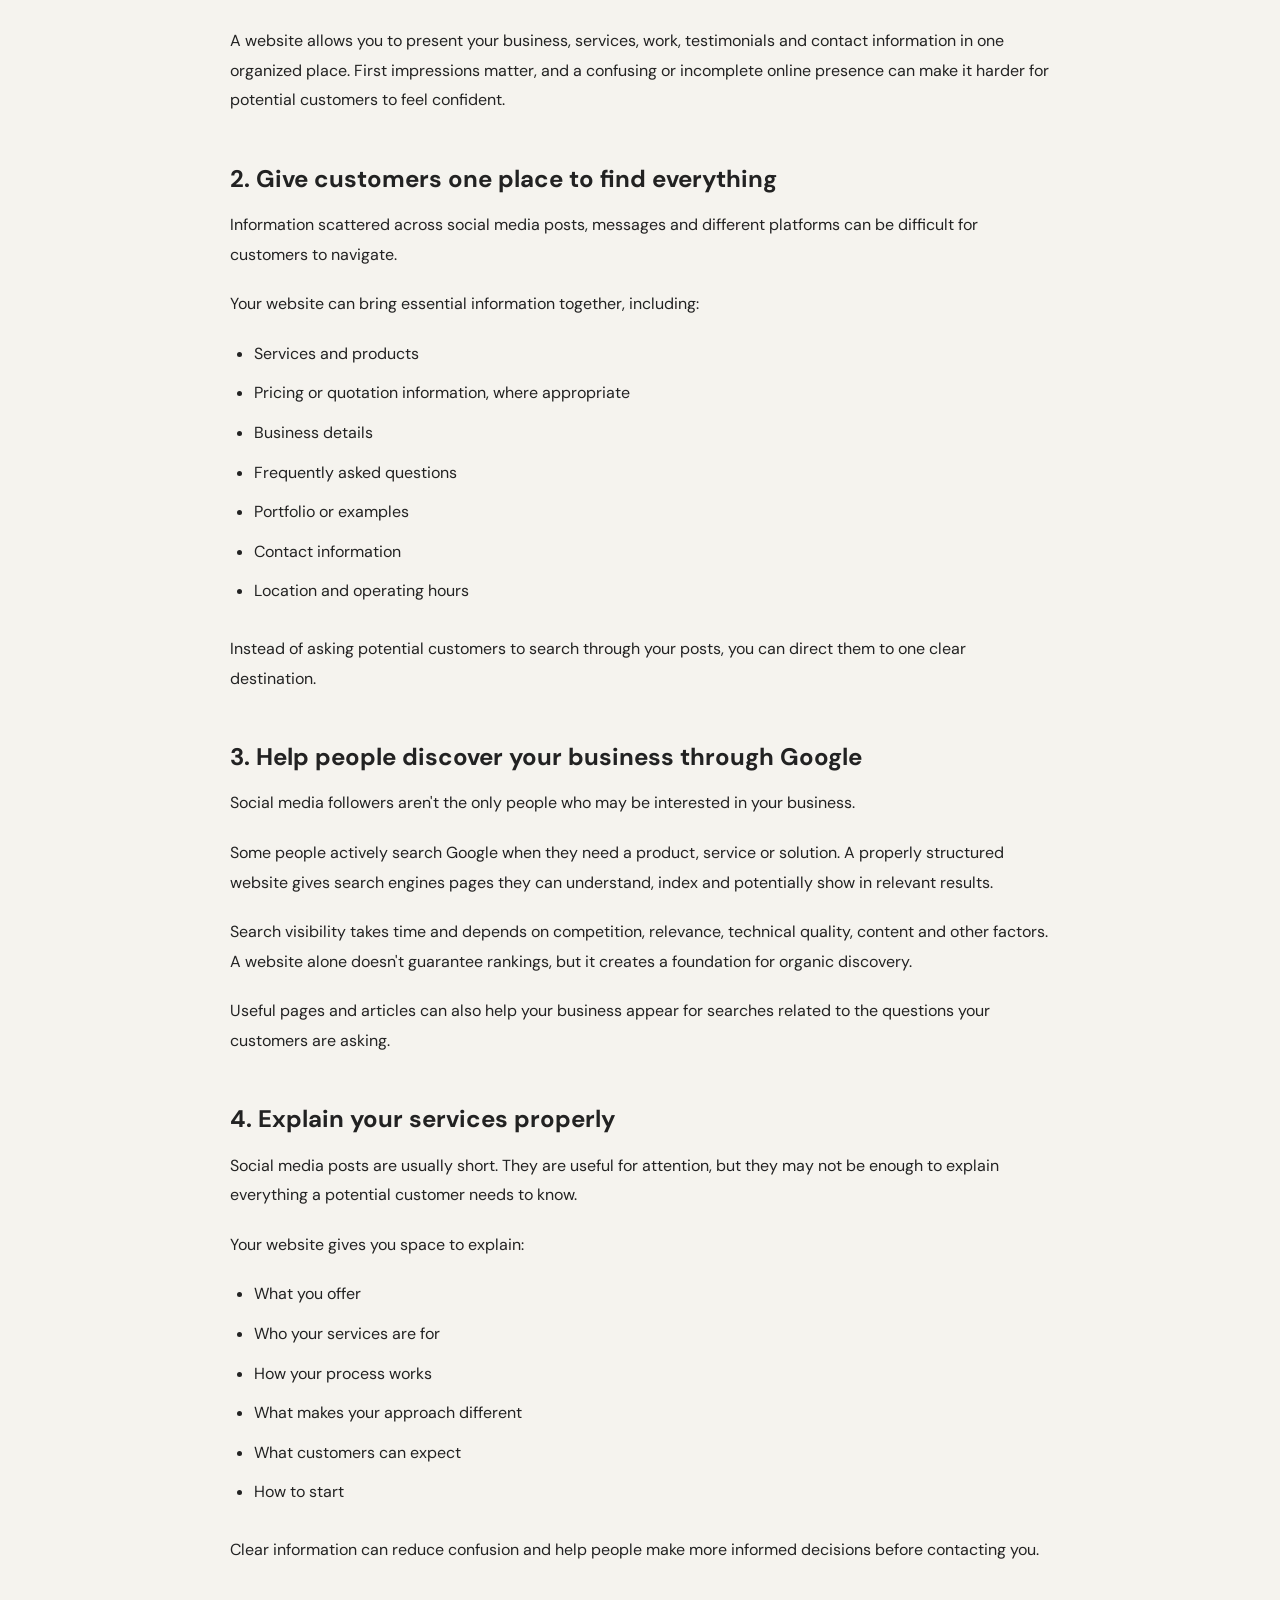
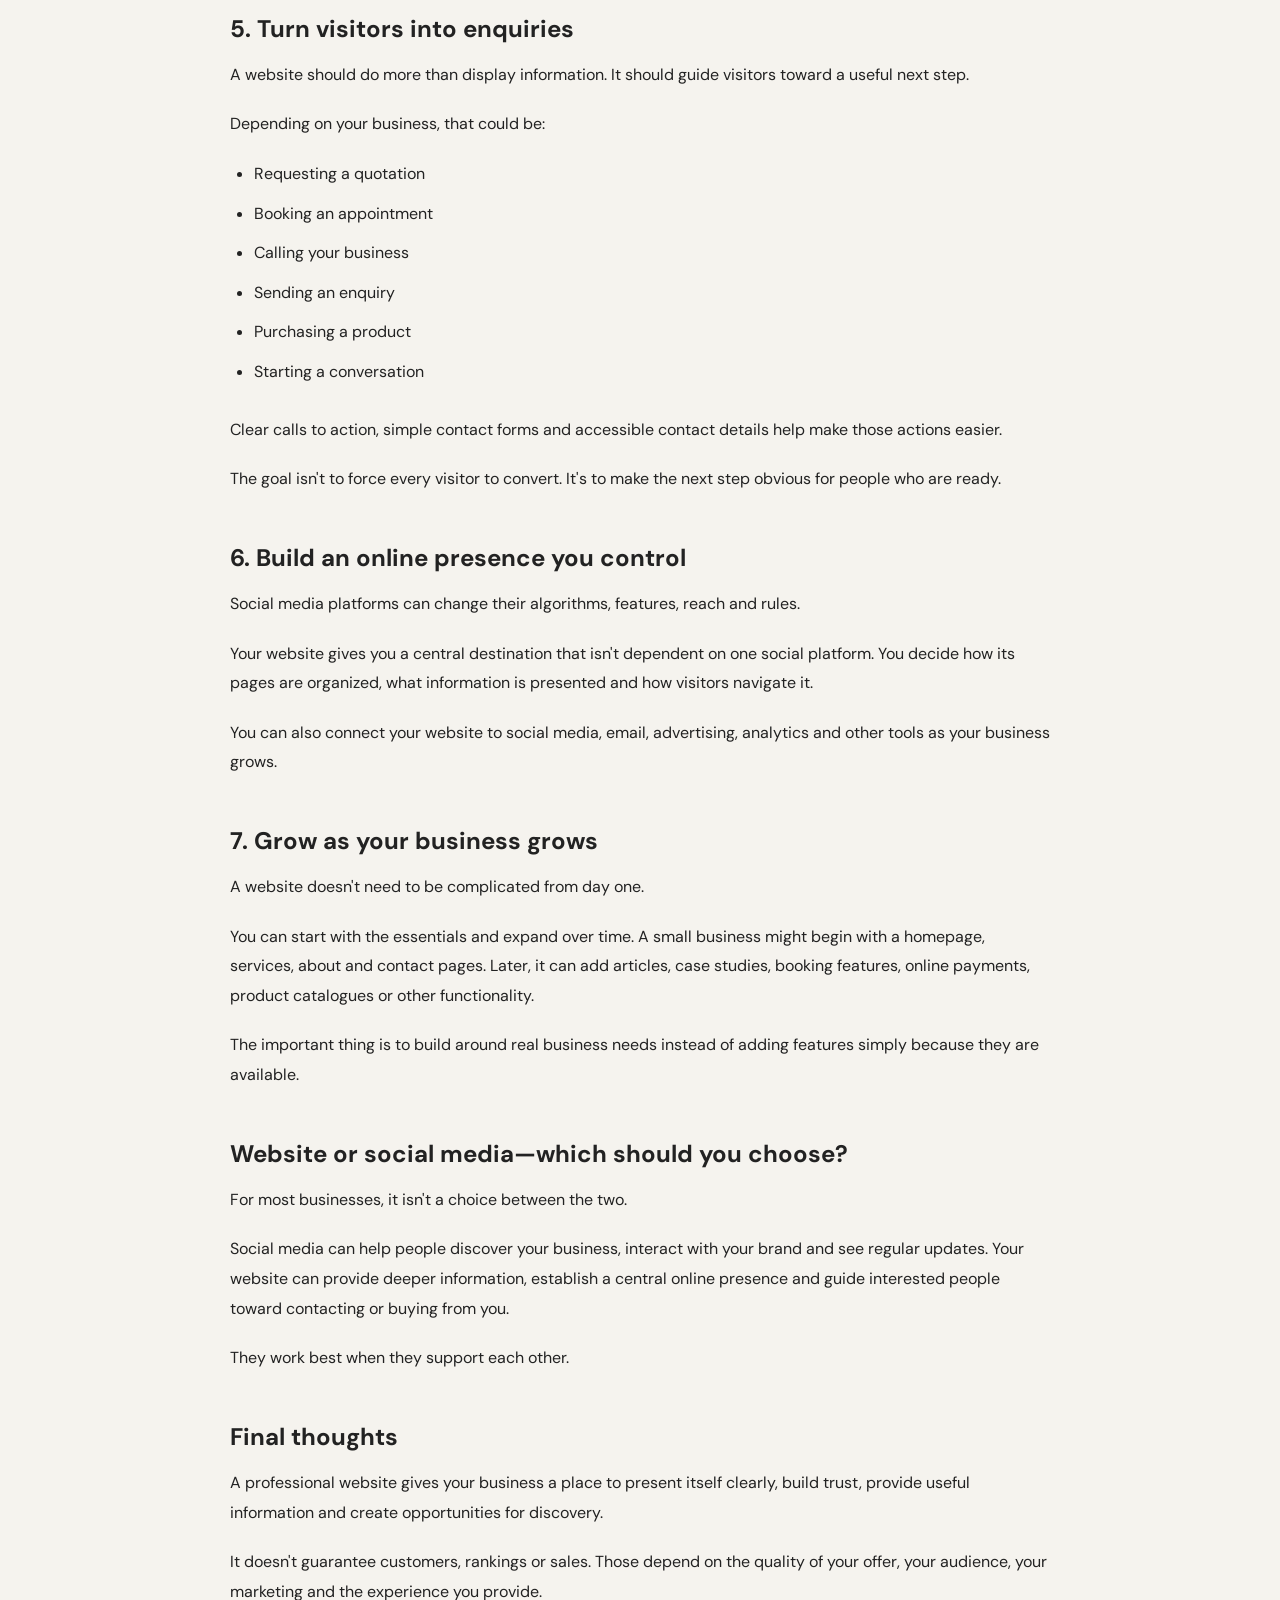
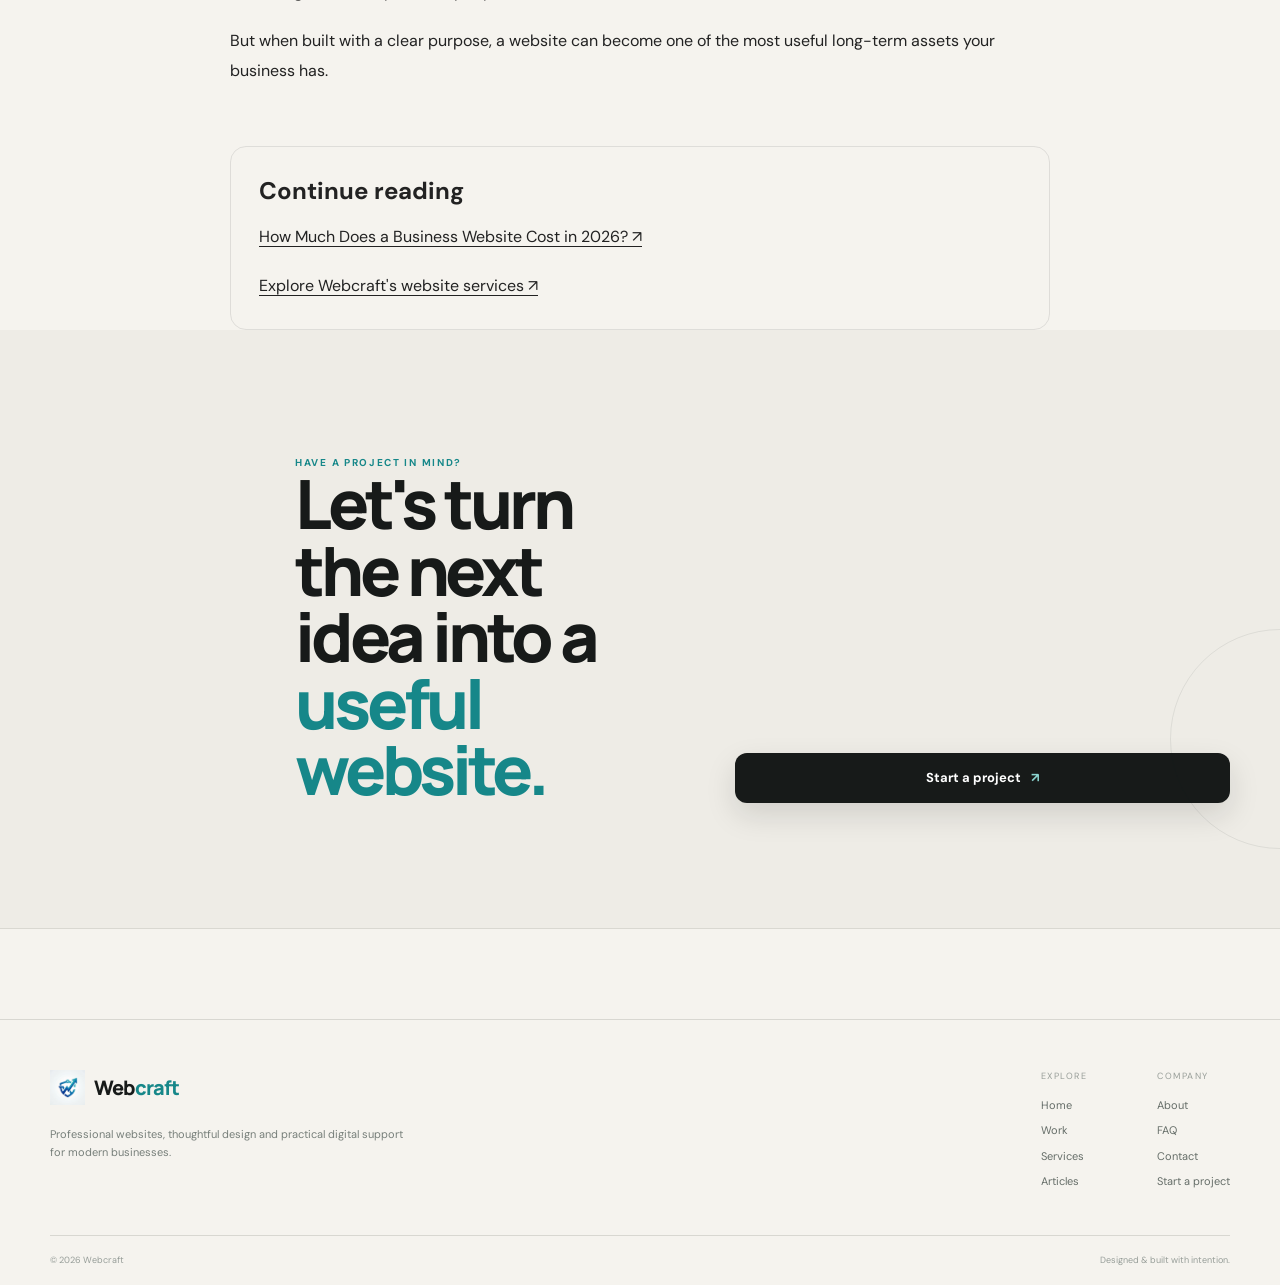
<file: pages/articles/business-needs-website-2026.html>
<!DOCTYPE html>
<html lang="en">
<head>
  <meta charset="UTF-8">
  <meta name="viewport" content="width=device-width, initial-scale=1.0">

  <title>Why Your Business Needs a Website in 2026 | Webcraft</title>

  <meta name="description" content="Discover why a professional website matters for your business in 2026, from building trust and visibility to generating enquiries beyond social media.">
  <meta name="author" content="Webcraft">
  <meta name="robots" content="index,follow,max-image-preview:large">
  <meta name="theme-color" content="#f5f3ee">

  <link rel="canonical" href="https://webcraftboys.github.io/pages/articles/business-needs-website-2026.html">
  <link rel="icon" type="image/png" href="/assets/logo/favicon.png">

  <meta property="og:title" content="Why Your Business Needs a Website in 2026 | Webcraft">
  <meta property="og:description" content="Learn how a professional website helps businesses build trust, improve visibility and create opportunities for growth.">
  <meta property="og:type" content="article">
  <meta property="og:url" content="https://webcraftboys.github.io/pages/articles/business-needs-website-2026.html">
  <meta property="og:site_name" content="Webcraft">
  <meta property="og:image" content="https://webcraftboys.github.io/assets/logo/logo.webp">

  <meta name="twitter:card" content="summary_large_image">
  <meta name="twitter:title" content="Why Your Business Needs a Website in 2026">
  <meta name="twitter:description" content="Discover why your business needs more than social media alone.">
  <meta name="twitter:image" content="https://webcraftboys.github.io/assets/logo/logo.webp">

  <link rel="preconnect" href="https://fonts.googleapis.com">
  <link rel="preconnect" href="https://fonts.gstatic.com" crossorigin>
  <link href="https://fonts.googleapis.com/css2?family=DM+Sans:wght@400;500;600;700&family=Manrope:wght@600;700;800&display=swap" rel="stylesheet">

  <link rel="stylesheet" href="/css/styles.css">
  <link rel="stylesheet" href="/css/pages.css">

  <script type="application/ld+json">
  {
    "@context": "https://schema.org",
    "@type": "Article",
    "headline": "Why Your Business Needs a Website in 2026",
    "description": "Discover why a professional website matters for your business in 2026, from building trust and visibility to generating enquiries beyond social media.",
    "author": {
      "@type": "Organization",
      "name": "Webcraft",
      "url": "https://webcraftboys.github.io/pages/about/about.html"
    },
    "publisher": {
      "@type": "Organization",
      "name": "Webcraft",
      "url": "https://webcraftboys.github.io/",
      "logo": {
        "@type": "ImageObject",
        "url": "https://webcraftboys.github.io/assets/logo/logo.webp"
      }
    },
    "mainEntityOfPage": {
      "@type": "WebPage",
      "@id": "https://webcraftboys.github.io/pages/articles/business-needs-website-2026.html"
    }
  }
  </script>
</head>

<body>

<a class="skip-link" href="#main-content">Skip to content</a>

<header class="site-header">
  <div class="utility-bar">
    <div class="container utility-inner">
      <span class="utility-note">
        <span class="utility-dot"></span>
        Websites, design & digital growth
      </span>
    </div>
  </div>

  <div class="nav-wrap">
    <nav class="nav container" aria-label="Main navigation">
      <a href="/" class="brand" aria-label="Webcraft home">
        <img src="/assets/logo/logo.webp" width="35" height="35" decoding="async" alt="Webcraft">
        <span>Web<span>craft</span></span>
      </a>

      <div class="nav-links" id="navLinks">
        <a href="/">Home</a>
        <a href="/pages/work/work.html">Work</a>
        <a href="/pages/services/services.html">Services</a>
        <a href="/pages/articles/articles.html" aria-current="page">Articles</a>
        <a href="/pages/about/about.html">About</a>
        <a href="/pages/faq/faq.html">FAQ</a>
        <a href="/pages/contact/contact.html">Contact</a>
        <a href="/pages/contact/contact.html" class="nav-cta">Start a project <b>↗</b></a>
      </div>

      <button class="menu-toggle" type="button"
        aria-label="Open navigation" aria-expanded="false" aria-controls="navLinks">
        <span></span><span></span><span></span>
      </button>
    </nav>
  </div>
</header>

<main id="main-content">

  <section class="page-hero container">
    <div class="page-hero-copy">
      <span class="eyebrow"><span></span>Business websites</span>
      <h1>Why Your Business Needs a <em>Website in 2026.</em></h1>
      <p>
        Your online presence is more than social media.
        Here's how a professional website helps people discover,
        understand and trust your business.
      </p>
    </div>
  </section>

  <section class="section container">
    <article class="article-content">

      <div class="article-meta">
        <span>Business websites</span>
        <span>·</span>
        <span>7 min read</span>
      </div>

      <p class="article-intro">
        Social media is an important way for businesses to connect with
        customers. It helps share updates, showcase products, answer
        questions and build an audience.
      </p>

      <p>
        But relying on social media alone can leave your business without
        a central place that it fully controls.
      </p>

      <p>
        A professional website gives your business its own online home —
        a place where potential customers can understand what you offer,
        explore your services, find important information and decide
        whether to contact you.
      </p>

      <p>
        In 2026, having a website isn't only about looking professional.
        It's about making it easier for people to find, understand
        and trust your business.
      </p>

      <h2>1. Make your business look credible</h2>

      <p>
        When someone discovers your business, they may search for it
        before making a decision.
      </p>

      <p>A clear, well-designed website can help answer their questions:</p>

      <ul>
        <li>What does this business do?</li>
        <li>Is it legitimate?</li>
        <li>What services or products does it offer?</li>
        <li>Can I see examples of its work?</li>
        <li>How do I get in touch?</li>
      </ul>

      <p>
        A website allows you to present your business, services, work,
        testimonials and contact information in one organized place.
        First impressions matter, and a confusing or incomplete online
        presence can make it harder for potential customers to feel confident.
      </p>

      <h2>2. Give customers one place to find everything</h2>

      <p>
        Information scattered across social media posts, messages and
        different platforms can be difficult for customers to navigate.
      </p>

      <p>Your website can bring essential information together, including:</p>

      <ul>
        <li>Services and products</li>
        <li>Pricing or quotation information, where appropriate</li>
        <li>Business details</li>
        <li>Frequently asked questions</li>
        <li>Portfolio or examples</li>
        <li>Contact information</li>
        <li>Location and operating hours</li>
      </ul>

      <p>
        Instead of asking potential customers to search through your posts,
        you can direct them to one clear destination.
      </p>

      <h2>3. Help people discover your business through Google</h2>

      <p>
        Social media followers aren't the only people who may be interested
        in your business.
      </p>

      <p>
        Some people actively search Google when they need a product,
        service or solution. A properly structured website gives search
        engines pages they can understand, index and potentially show
        in relevant results.
      </p>

      <p>
        Search visibility takes time and depends on competition, relevance,
        technical quality, content and other factors. A website alone
        doesn't guarantee rankings, but it creates a foundation for
        organic discovery.
      </p>

      <p>
        Useful pages and articles can also help your business appear
        for searches related to the questions your customers are asking.
      </p>

      <h2>4. Explain your services properly</h2>

      <p>
        Social media posts are usually short. They are useful for attention,
        but they may not be enough to explain everything a potential
        customer needs to know.
      </p>

      <p>Your website gives you space to explain:</p>

      <ul>
        <li>What you offer</li>
        <li>Who your services are for</li>
        <li>How your process works</li>
        <li>What makes your approach different</li>
        <li>What customers can expect</li>
        <li>How to start</li>
      </ul>

      <p>
        Clear information can reduce confusion and help people make
        more informed decisions before contacting you.
      </p>

      <h2>5. Turn visitors into enquiries</h2>

      <p>
        A website should do more than display information.
        It should guide visitors toward a useful next step.
      </p>

      <p>Depending on your business, that could be:</p>

      <ul>
        <li>Requesting a quotation</li>
        <li>Booking an appointment</li>
        <li>Calling your business</li>
        <li>Sending an enquiry</li>
        <li>Purchasing a product</li>
        <li>Starting a conversation</li>
      </ul>

      <p>
        Clear calls to action, simple contact forms and accessible
        contact details help make those actions easier.
      </p>

      <p>
        The goal isn't to force every visitor to convert.
        It's to make the next step obvious for people who are ready.
      </p>

      <h2>6. Build an online presence you control</h2>

      <p>
        Social media platforms can change their algorithms, features,
        reach and rules.
      </p>

      <p>
        Your website gives you a central destination that isn't dependent
        on one social platform. You decide how its pages are organized,
        what information is presented and how visitors navigate it.
      </p>

      <p>
        You can also connect your website to social media, email,
        advertising, analytics and other tools as your business grows.
      </p>

      <h2>7. Grow as your business grows</h2>

      <p>
        A website doesn't need to be complicated from day one.
      </p>

      <p>
        You can start with the essentials and expand over time. A small
        business might begin with a homepage, services, about and contact
        pages. Later, it can add articles, case studies, booking features,
        online payments, product catalogues or other functionality.
      </p>

      <p>
        The important thing is to build around real business needs instead
        of adding features simply because they are available.
      </p>

      <h2>Website or social media—which should you choose?</h2>

      <p>
        For most businesses, it isn't a choice between the two.
      </p>

      <p>
        Social media can help people discover your business, interact
        with your brand and see regular updates. Your website can provide
        deeper information, establish a central online presence and guide
        interested people toward contacting or buying from you.
      </p>

      <p>They work best when they support each other.</p>

      <h2>Final thoughts</h2>

      <p>
        A professional website gives your business a place to present
        itself clearly, build trust, provide useful information and
        create opportunities for discovery.
      </p>

      <p>
        It doesn't guarantee customers, rankings or sales. Those depend
        on the quality of your offer, your audience, your marketing
        and the experience you provide.
      </p>

      <p>
        But when built with a clear purpose, a website can become one
        of the most useful long-term assets your business has.
      </p>

      <div class="article-related">
        <h2>Continue reading</h2>
        <p>
          <a href="/pages/articles/website-cost-2026.html">
            How Much Does a Business Website Cost in 2026? ↗
          </a>
        </p>
        <p>
          <a href="/pages/services/services.html">
            Explore Webcraft's website services ↗
          </a>
        </p>
      </div>

    </article>
  </section>

  <section class="page-cta">
    <div class="container page-cta-inner">
      <div class="page-cta-copy">
        <span class="section-kicker">Have a project in mind?</span>
        <h2>Let's turn the next idea into a <em>useful website.</em></h2>
      </div>
      <a href="/pages/contact/contact.html" class="btn btn-dark magnetic">
        Start a project <span>↗</span>
      </a>
    </div>
  </section>

</main>

<footer class="footer">
  <div class="container">
    <div class="footer-main">
      <div class="footer-brand">
        <a href="/" class="brand">
          <img src="/assets/logo/logo.webp" width="35" height="35" decoding="async" alt="Webcraft">
          <span>Web<span>craft</span></span>
        </a>
        <p>
          Professional websites, thoughtful design and practical digital
          support for modern businesses.
        </p>
      </div>

      <div class="footer-links">
        <div>
          <span>Explore</span>
          <a href="/">Home</a>
          <a href="/pages/work/work.html">Work</a>
          <a href="/pages/services/services.html">Services</a>
          <a href="/pages/articles/articles.html">Articles</a>
        </div>
        <div>
          <span>Company</span>
          <a href="/pages/about/about.html">About</a>
          <a href="/pages/faq/faq.html">FAQ</a>
          <a href="/pages/contact/contact.html">Contact</a>
          <a href="/pages/contact/contact.html">Start a project</a>
        </div>
      </div>
    </div>

    <div class="footer-bottom">
      <span>© <span id="year"></span> Webcraft</span>
      <span>Designed & built with intention.</span>
    </div>
  </div>
</footer>

<script src="/js/main.js" defer></script>
<script src="/js/social-links.js" defer></script>

</body>
</html>
</file>
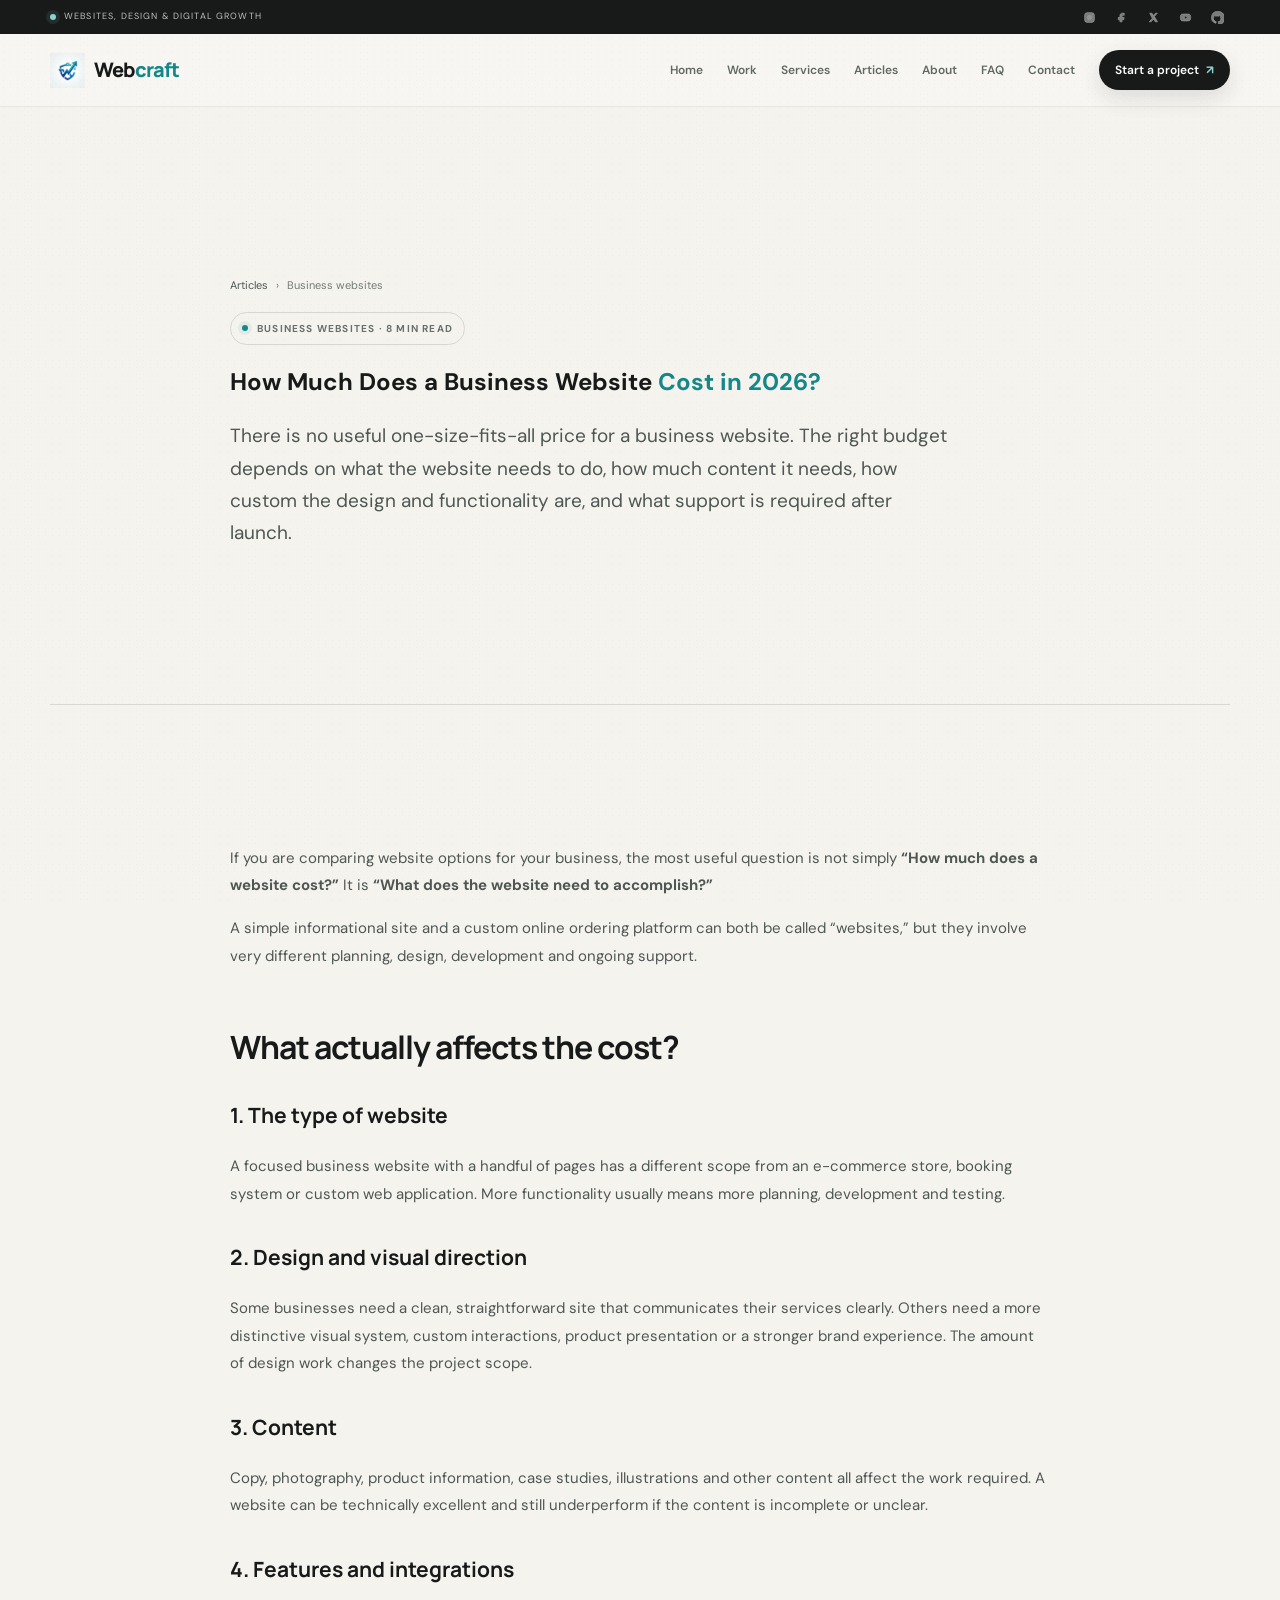
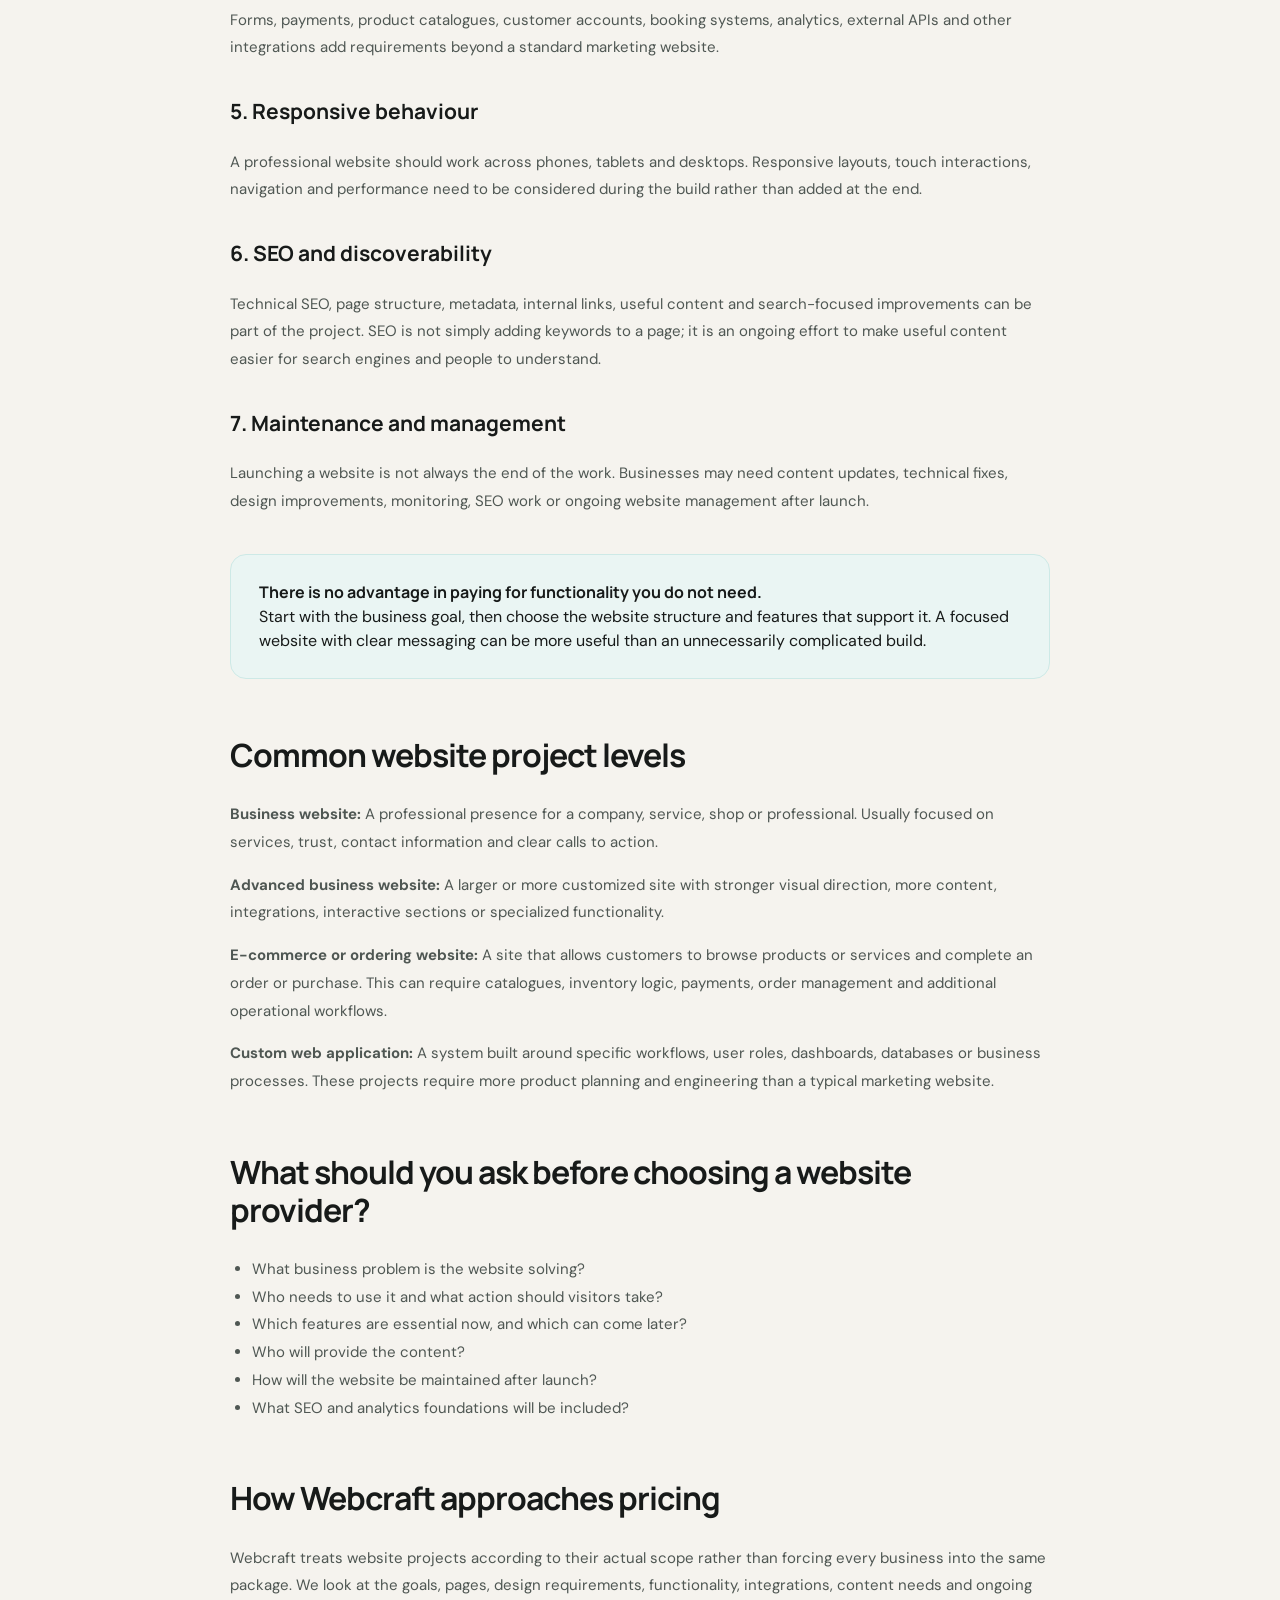
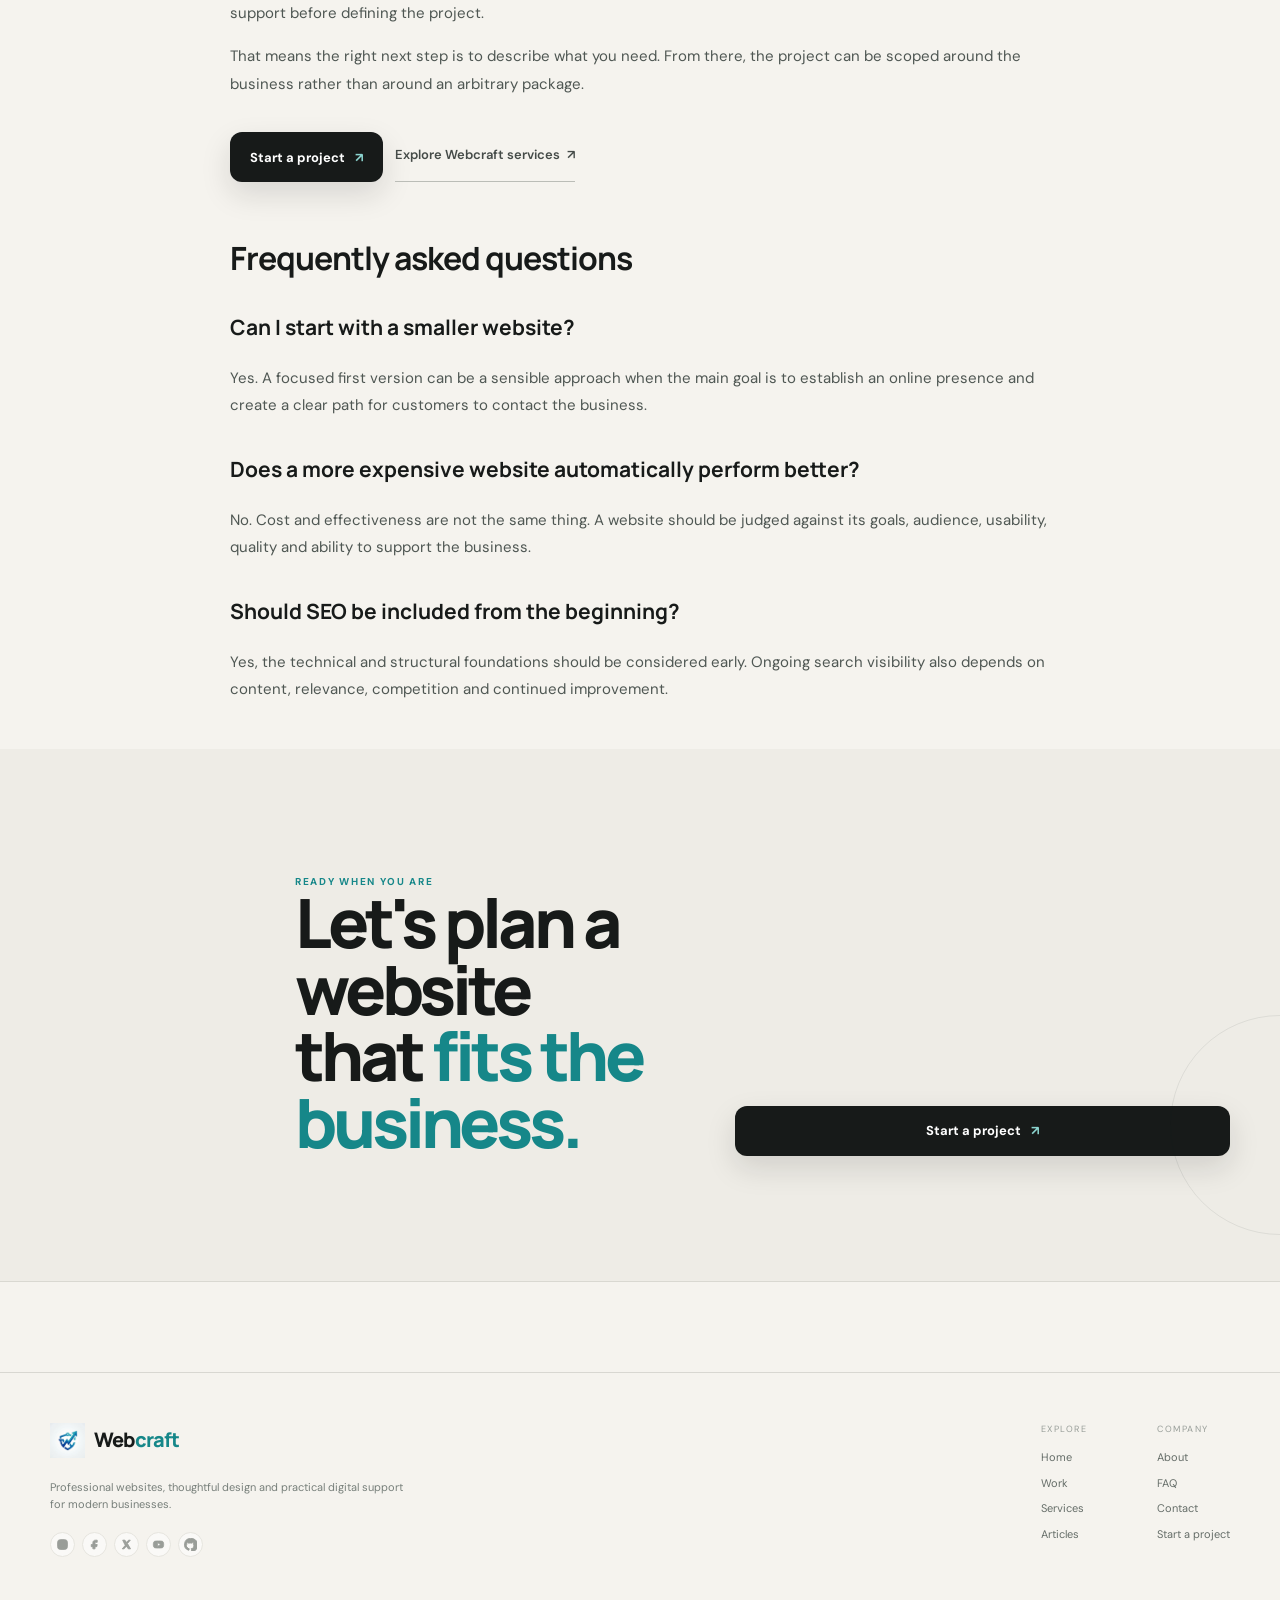
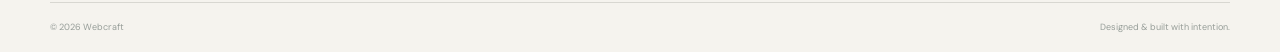
<file: pages/articles/website-cost-2026.html>
<!doctype html>
<html lang="en">
<head>
<meta charset="UTF-8"><meta name="viewport" content="width=device-width, initial-scale=1.0">
<title>How Much Does a Business Website Cost in 2026? | Webcraft</title>
<meta name="description" content="A practical guide to business website costs in 2026, including design, development, content, integrations, maintenance and SEO. Learn what affects a project quote.">
<meta name="author" content="Webcraft"><meta name="theme-color" content="#f5f3ee"><meta name="robots" content="index,follow,max-image-preview:large">
<link rel="canonical" href="https://webcraftboys.github.io/pages/articles/website-cost-2026.html"><link rel="icon" type="image/png" href="/assets/logo/favicon.png">
<meta property="og:title" content="How Much Does a Business Website Cost in 2026? | Webcraft"><meta property="og:description" content="Understand the real factors behind business website pricing in 2026 — without misleading one-size-fits-all figures."><meta property="og:type" content="article"><meta property="og:url" content="https://webcraftboys.github.io/pages/articles/website-cost-2026.html"><meta property="og:site_name" content="Webcraft"><meta property="og:image" content="https://webcraftboys.github.io/assets/logo/logo.webp"><meta name="twitter:card" content="summary_large_image"><meta name="twitter:title" content="How Much Does a Business Website Cost in 2026?"><meta name="twitter:description" content="A practical guide to understanding the cost of a business website in 2026."><meta name="twitter:image" content="https://webcraftboys.github.io/assets/logo/logo.webp">
<link rel="preconnect" href="https://fonts.googleapis.com"><link rel="preconnect" href="https://fonts.gstatic.com" crossorigin><link href="https://fonts.googleapis.com/css2?family=DM+Sans:wght@400;500;600;700&family=Manrope:wght@600;700;800&display=swap" rel="stylesheet"><link rel="stylesheet" href="/css/styles.css"><link rel="stylesheet" href="/css/pages.css">
<script type="application/ld+json">{"@context":"https://schema.org","@type":"Article","headline":"How Much Does a Business Website Cost in 2026?","description":"A practical guide to the factors that shape business website cost in 2026.","author":{"@type":"Organization","name":"Webcraft"},"publisher":{"@type":"Organization","name":"Webcraft","logo":{"@type":"ImageObject","url":"https://webcraftboys.github.io/assets/logo/logo.webp"}},"mainEntityOfPage":"https://webcraftboys.github.io/pages/articles/website-cost-2026.html","datePublished":"2026-09-19","dateModified":"2026-09-19"}</script>
</head>
<body>
<a class="skip-link" href="#main-content">Skip to content</a>
<header class="site-header"><div class="utility-bar"><div class="container utility-inner"><span class="utility-note"><span class="utility-dot"></span> Websites, design & digital growth</span><div class="social-links" aria-label="Webcraft social media"><a class="social-icon" data-social="instagram" href="#" target="_blank" rel="noopener noreferrer" aria-label="Instagram"><svg viewBox="0 0 24 24" aria-hidden="true"><rect x="3" y="3" width="18" height="18" rx="5"/><circle cx="12" cy="12" r="4"/><circle cx="17.5" cy="6.5" r="1" class="fill"/></svg></a><a class="social-icon" data-social="facebook" href="#" target="_blank" rel="noopener noreferrer" aria-label="Facebook"><svg viewBox="0 0 24 24" aria-hidden="true"><path d="M14 8h3V4h-3c-3.3 0-5 1.9-5 5v3H6v4h3v4h4v-4h3.2l.8-4H13V9c0-.7.3-1 1-1Z"/></svg></a><a class="social-icon" data-social="x" href="#" target="_blank" rel="noopener noreferrer" aria-label="X"><svg viewBox="0 0 24 24" aria-hidden="true"><path d="M5 4h4.1l3.1 4.4L15.8 4H19l-5.3 6.1L19.4 20h-4.1l-3.5-5-4.3 5H4.2l5.5-6.4L5 4Zm2.5 1.8 8.8 12.4h.9L8.4 5.8h-.9Z"/></svg></a><a class="social-icon" data-social="youtube" href="#" target="_blank" rel="noopener noreferrer" aria-label="Youtube"><svg viewBox="0 0 24 24" aria-hidden="true"><path d="M21 8.1a2.8 2.8 0 0 0-2-2C17.2 5.6 12 5.6 12 5.6s-5.2 0-7 .5a2.8 2.8 0 0 0-2 2C2.5 9.9 2.5 12 2.5 12s0 2.1.5 3.9a2.8 2.8 0 0 0 2 2c1.8.5 7 .5 7 .5s5.2 0 7-.5a2.8 2.8 0 0 0 2-2c.5-1.8.5-3.9.5-3.9s0-2.1-.5-3.9ZM10 15.6V8.4l6 3.6-6 3.6Z"/></svg></a><a class="social-icon" data-social="github" href="#" target="_blank" rel="noopener noreferrer" aria-label="Github"><svg viewBox="0 0 24 24" aria-hidden="true"><path d="M12 .8a11.2 11.2 0 0 0-3.5 21.8c.6.1.8-.3.8-.6v-2.1c-3.1.7-3.8-1.3-3.8-1.3-.5-1.3-1.2-1.6-1.2-1.6-1-.7.1-.7.1-.7 1.1.1 1.7 1.1 1.7 1.1 1 .1.8 2 .8 2 0 1.6 1 1.9 1.9 1.9.1-.7.4-1.2.7-1.5-2.5-.3-5.1-1.2-5.1-5.5 0-1.2.4-2.2 1.1-3-.1-.3-.5-1.4.1-2.9 0 0 .9-.3 3 1.1a10.4 10.4 0 0 1 5.4 0c2.1-1.4 3-1.1 3-1.1.6 1.5.2 2.6.1 2.9.7.8 1.1 1.8 1.1 3 0 4.3-2.6 5.2-5.1 5.5.4.3.7 1 .7 2v3c0 .3.2.7.8.6A11.2 11.2 0 0 0 12 .8Z"/></svg></a></div></div></div><div class="nav-wrap"><nav class="nav container" aria-label="Main navigation"><a href="/" class="brand" aria-label="Webcraft home"><img src="/assets/logo/logo.webp" width="35" height="35" decoding="async" alt="Webcraft"><span>Web<span>craft</span></span></a><div class="nav-links" id="navLinks"><a href="/">Home</a><a href="/pages/work/work.html">Work</a><a href="/pages/services/services.html">Services</a><a href="/pages/articles/articles.html">Articles</a><a href="/pages/about/about.html">About</a><a href="/pages/faq/faq.html">FAQ</a><a href="/pages/contact/contact.html">Contact</a><a href="/pages/contact/contact.html" class="nav-cta">Start a project <b>↗</b></a></div><button class="menu-toggle" type="button" aria-label="Open navigation" aria-expanded="false" aria-controls="navLinks"><span></span><span></span><span></span></button></nav></div></header>
<main id="main-content">
<section class="page-hero container"><div class="article-layout"><div class="breadcrumbs"><a href="/pages/articles/articles.html">Articles</a><span>›</span><span>Business websites</span></div><span class="eyebrow"><span></span>Business websites · 8 min read</span><h1>How Much Does a Business Website <em>Cost in 2026?</em></h1><p class="article-intro">There is no useful one-size-fits-all price for a business website. The right budget depends on what the website needs to do, how much content it needs, how custom the design and functionality are, and what support is required after launch.</p></div></section>
<article class="section container article-layout">
<p>If you are comparing website options for your business, the most useful question is not simply <strong>“How much does a website cost?”</strong> It is <strong>“What does the website need to accomplish?”</strong></p>
<p>A simple informational site and a custom online ordering platform can both be called “websites,” but they involve very different planning, design, development and ongoing support.</p>
<h2>What actually affects the cost?</h2>
<h3>1. The type of website</h3><p>A focused business website with a handful of pages has a different scope from an e-commerce store, booking system or custom web application. More functionality usually means more planning, development and testing.</p>
<h3>2. Design and visual direction</h3><p>Some businesses need a clean, straightforward site that communicates their services clearly. Others need a more distinctive visual system, custom interactions, product presentation or a stronger brand experience. The amount of design work changes the project scope.</p>
<h3>3. Content</h3><p>Copy, photography, product information, case studies, illustrations and other content all affect the work required. A website can be technically excellent and still underperform if the content is incomplete or unclear.</p>
<h3>4. Features and integrations</h3><p>Forms, payments, product catalogues, customer accounts, booking systems, analytics, external APIs and other integrations add requirements beyond a standard marketing website.</p>
<h3>5. Responsive behaviour</h3><p>A professional website should work across phones, tablets and desktops. Responsive layouts, touch interactions, navigation and performance need to be considered during the build rather than added at the end.</p>
<h3>6. SEO and discoverability</h3><p>Technical SEO, page structure, metadata, internal links, useful content and search-focused improvements can be part of the project. SEO is not simply adding keywords to a page; it is an ongoing effort to make useful content easier for search engines and people to understand.</p>
<h3>7. Maintenance and management</h3><p>Launching a website is not always the end of the work. Businesses may need content updates, technical fixes, design improvements, monitoring, SEO work or ongoing website management after launch.</p>
<div class="article-callout"><strong>There is no advantage in paying for functionality you do not need.</strong><br>Start with the business goal, then choose the website structure and features that support it. A focused website with clear messaging can be more useful than an unnecessarily complicated build.</div>
<h2>Common website project levels</h2>
<p><strong>Business website:</strong> A professional presence for a company, service, shop or professional. Usually focused on services, trust, contact information and clear calls to action.</p>
<p><strong>Advanced business website:</strong> A larger or more customized site with stronger visual direction, more content, integrations, interactive sections or specialized functionality.</p>
<p><strong>E-commerce or ordering website:</strong> A site that allows customers to browse products or services and complete an order or purchase. This can require catalogues, inventory logic, payments, order management and additional operational workflows.</p>
<p><strong>Custom web application:</strong> A system built around specific workflows, user roles, dashboards, databases or business processes. These projects require more product planning and engineering than a typical marketing website.</p>
<h2>What should you ask before choosing a website provider?</h2>
<ul><li>What business problem is the website solving?</li><li>Who needs to use it and what action should visitors take?</li><li>Which features are essential now, and which can come later?</li><li>Who will provide the content?</li><li>How will the website be maintained after launch?</li><li>What SEO and analytics foundations will be included?</li></ul>
<h2>How Webcraft approaches pricing</h2>
<p>Webcraft treats website projects according to their actual scope rather than forcing every business into the same package. We look at the goals, pages, design requirements, functionality, integrations, content needs and ongoing support before defining the project.</p>
<p>That means the right next step is to describe what you need. From there, the project can be scoped around the business rather than around an arbitrary package.</p>
<div class="article-actions"><a class="btn btn-dark magnetic" href="/pages/contact/contact.html">Start a project <span>↗</span></a><a class="text-link" href="/pages/services/services.html">Explore Webcraft services <span>↗</span></a></div>
<h2>Frequently asked questions</h2>
<h3>Can I start with a smaller website?</h3><p>Yes. A focused first version can be a sensible approach when the main goal is to establish an online presence and create a clear path for customers to contact the business.</p>
<h3>Does a more expensive website automatically perform better?</h3><p>No. Cost and effectiveness are not the same thing. A website should be judged against its goals, audience, usability, quality and ability to support the business.</p>
<h3>Should SEO be included from the beginning?</h3><p>Yes, the technical and structural foundations should be considered early. Ongoing search visibility also depends on content, relevance, competition and continued improvement.</p>
</article>
<section class="page-cta"><div class="container page-cta-inner"><div class="page-cta-copy"><span class="section-kicker">Ready when you are</span><h2>Let's plan a website that <em>fits the business.</em></h2></div><a href="/pages/contact/contact.html" class="btn btn-dark magnetic">Start a project <span>↗</span></a></div></section>
</main>
<footer class="footer"><div class="container"><div class="footer-main"><div class="footer-brand"><a href="/" class="brand"><img src="/assets/logo/logo.webp" width="35" height="35" decoding="async" alt="Webcraft"><span>Web<span>craft</span></span></a><p>Professional websites, thoughtful design and practical digital support for modern businesses.</p><div class="footer-socials" aria-label="Webcraft social media"><a class="social-icon" data-social="instagram" href="#" target="_blank" rel="noopener noreferrer" aria-label="Instagram"><svg viewBox="0 0 24 24" aria-hidden="true"><rect x="3" y="3" width="18" height="18" rx="5"/><circle cx="12" cy="12" r="4"/><circle cx="17.5" cy="6.5" r="1" class="fill"/></svg></a><a class="social-icon" data-social="facebook" href="#" target="_blank" rel="noopener noreferrer" aria-label="Facebook"><svg viewBox="0 0 24 24" aria-hidden="true"><path d="M14 8h3V4h-3c-3.3 0-5 1.9-5 5v3H6v4h3v4h4v-4h3.2l.8-4H13V9c0-.7.3-1 1-1Z"/></svg></a><a class="social-icon" data-social="x" href="#" target="_blank" rel="noopener noreferrer" aria-label="X"><svg viewBox="0 0 24 24" aria-hidden="true"><path d="M5 4h4.1l3.1 4.4L15.8 4H19l-5.3 6.1L19.4 20h-4.1l-3.5-5-4.3 5H4.2l5.5-6.4L5 4Zm2.5 1.8 8.8 12.4h.9L8.4 5.8h-.9Z"/></svg></a><a class="social-icon" data-social="youtube" href="#" target="_blank" rel="noopener noreferrer" aria-label="Youtube"><svg viewBox="0 0 24 24" aria-hidden="true"><path d="M21 8.1a2.8 2.8 0 0 0-2-2C17.2 5.6 12 5.6 12 5.6s-5.2 0-7 .5a2.8 2.8 0 0 0-2 2C2.5 9.9 2.5 12 2.5 12s0 2.1.5 3.9a2.8 2.8 0 0 0 2 2c1.8.5 7 .5 7 .5s5.2 0 7-.5a2.8 2.8 0 0 0 2-2c.5-1.8.5-3.9.5-3.9s0-2.1-.5-3.9ZM10 15.6V8.4l6 3.6-6 3.6Z"/></svg></a><a class="social-icon" data-social="github" href="#" target="_blank" rel="noopener noreferrer" aria-label="Github"><svg viewBox="0 0 24 24" aria-hidden="true"><path d="M12 .8a11.2 11.2 0 0 0-3.5 21.8c.6.1.8-.3.8-.6v-2.1c-3.1.7-3.8-1.3-3.8-1.3-.5-1.3-1.2-1.6-1.2-1.6-1-.7.1-.7.1-.7 1.1.1 1.7 1.1 1.7 1.1 1 .1.8 2 .8 2 0 1.6 1 1.9 1.9 1.9.1-.7.4-1.2.7-1.5-2.5-.3-5.1-1.2-5.1-5.5 0-1.2.4-2.2 1.1-3-.1-.3-.5-1.4.1-2.9 0 0 .9-.3 3 1.1a10.4 10.4 0 0 1 5.4 0c2.1-1.4 3-1.1 3-1.1.6 1.5.2 2.6.1 2.9.7.8 1.1 1.8 1.1 3 0 4.3-2.6 5.2-5.1 5.5.4.3.7 1 .7 2v3c0 .3.2.7.8.6A11.2 11.2 0 0 0 12 .8Z"/></svg></a></div></div><div class="footer-links"><div><span>Explore</span><a href="/">Home</a><a href="/pages/work/work.html">Work</a><a href="/pages/services/services.html">Services</a><a href="/pages/articles/articles.html">Articles</a></div><div><span>Company</span><a href="/pages/about/about.html">About</a><a href="/pages/faq/faq.html">FAQ</a><a href="/pages/contact/contact.html">Contact</a><a href="/pages/contact/contact.html">Start a project</a></div></div></div><div class="footer-bottom"><span>© <span id="year"></span> Webcraft</span><span>Designed & built with intention.</span></div></div></footer>
<script src="/js/main.js" defer></script><script src="/js/social-links.js" defer></script>
</body></html>
</file>
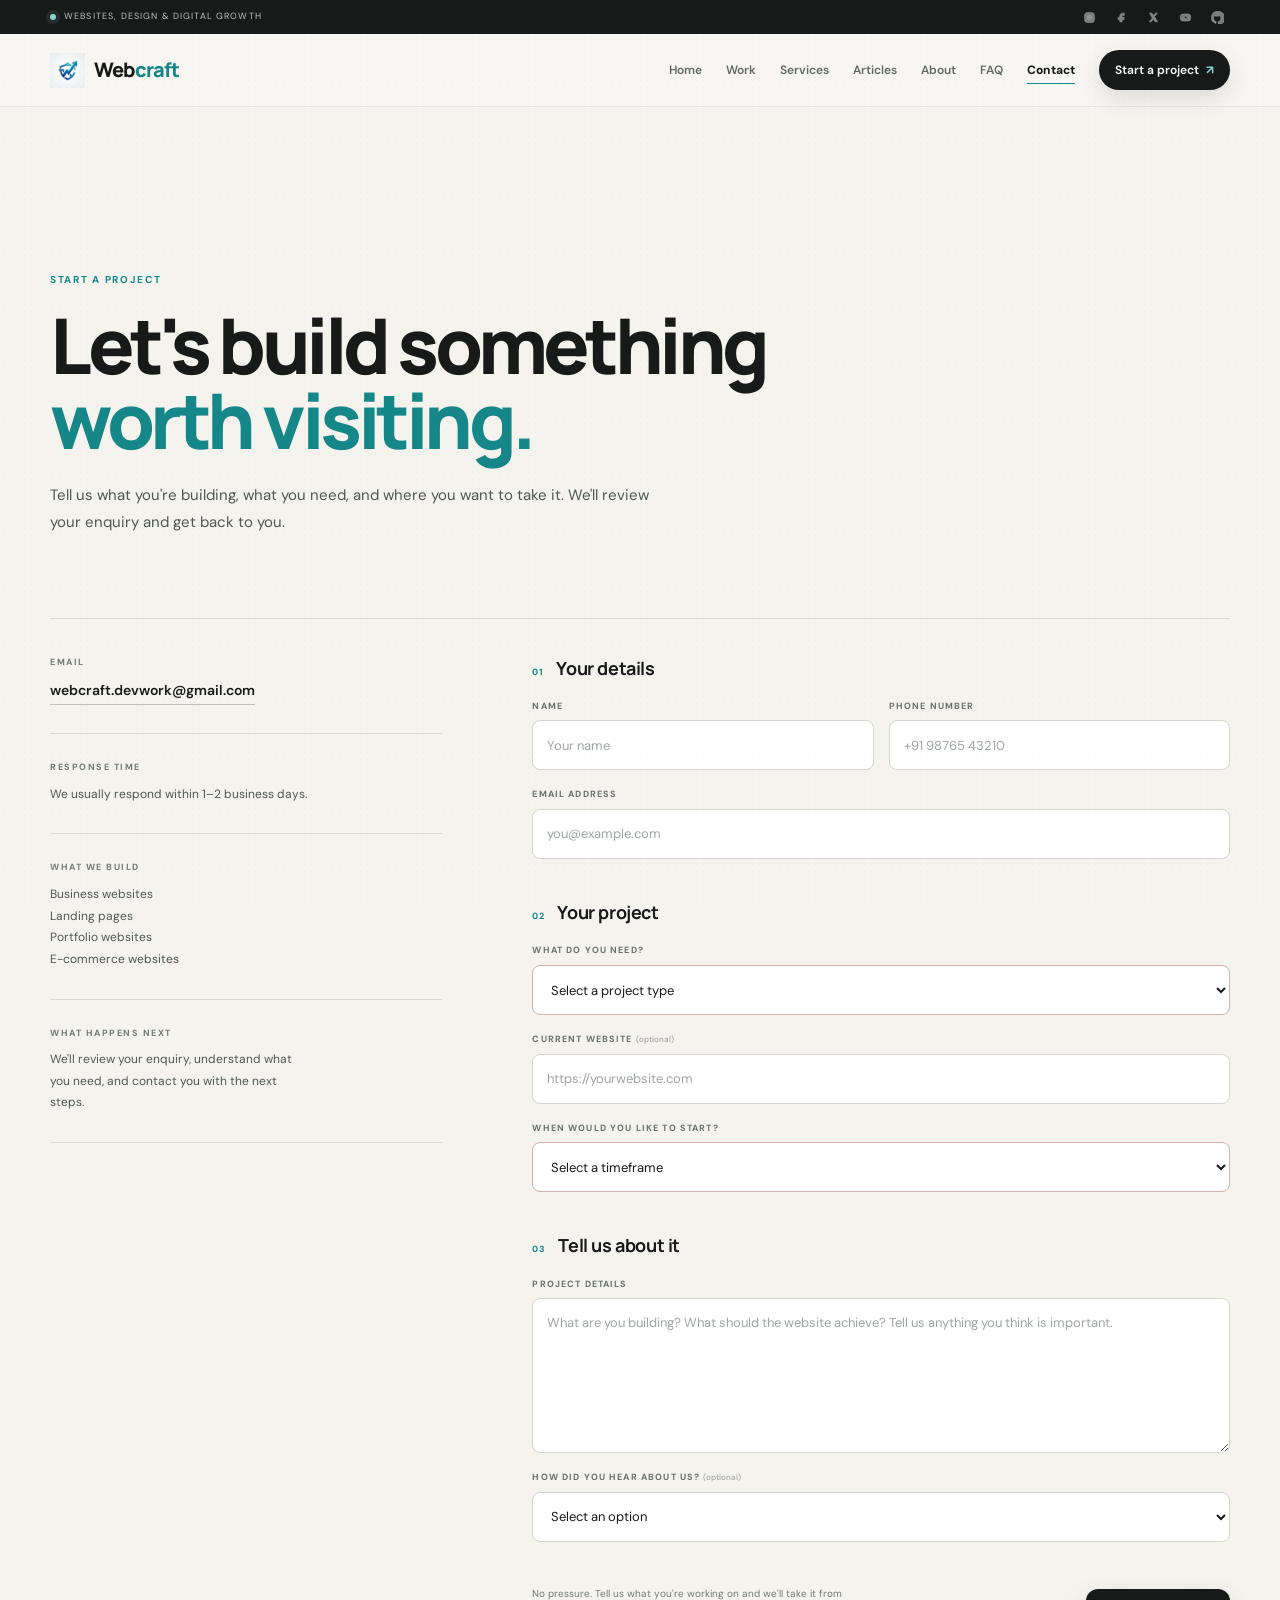
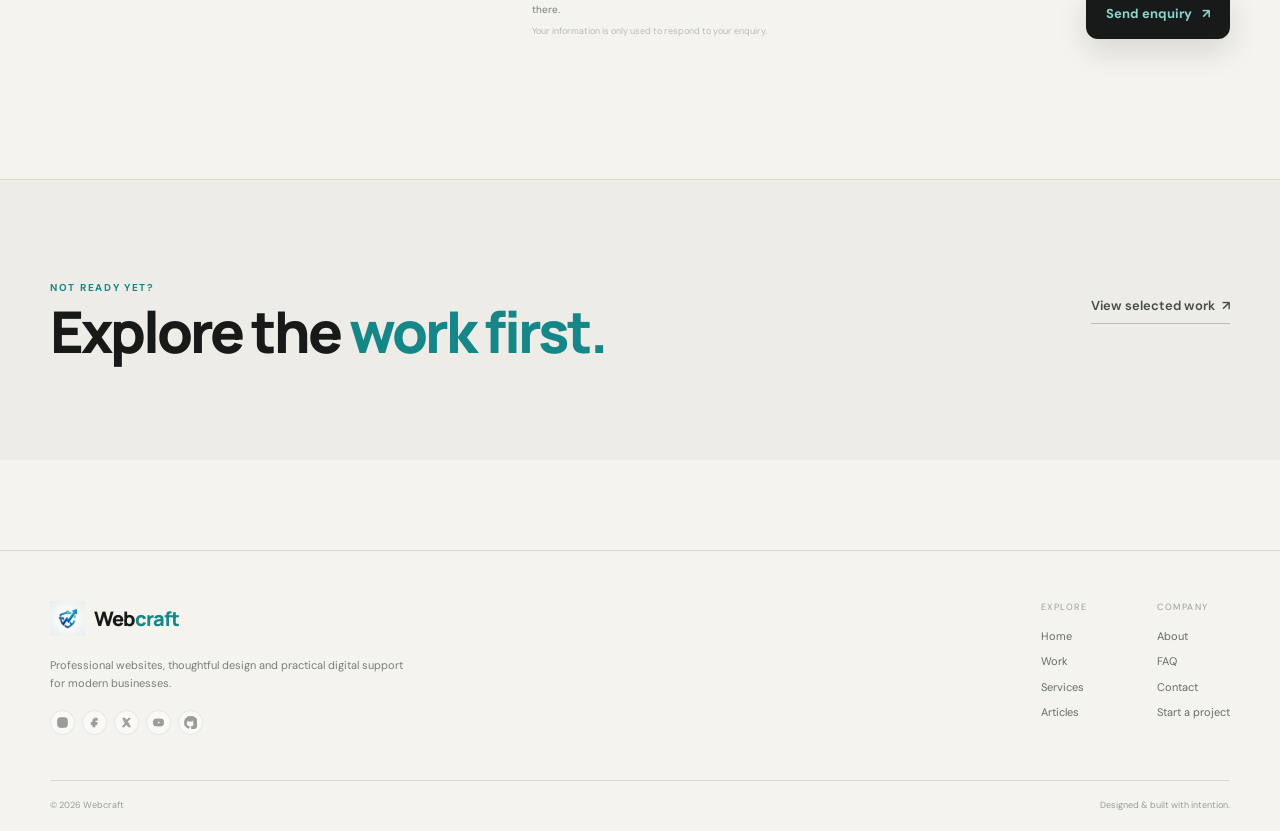
<file: pages/contact/contact.html>
<!DOCTYPE html>

<html lang="en">
<head>
<!-- Google tag (gtag.js) -->
<script async="" src="https://www.googletagmanager.com/gtag/js?id=G-W0EY0KVNQ7"></script>
<script>
  window.dataLayer = window.dataLayer || [];
  function gtag(){dataLayer.push(arguments);}
  gtag('js', new Date());

  gtag('config', 'G-W0EY0KVNQ7');
</script>
<meta charset="utf-8"/>
<meta content="width=device-width, initial-scale=1.0" name="viewport"/>
<meta content="Webcraft" name="author"/>
<meta content="Tell Webcraft about your website, design, maintenance, management or SEO project and we will help you plan the right next step." name="description"/>
<title>Start a Website Project | Webcraft</title>
<!-- =====================================================
       FONTS
  ====================================================== -->
<link href="https://fonts.googleapis.com" rel="preconnect"/>
<link crossorigin="" href="https://fonts.gstatic.com" rel="preconnect"/>
<link href="https://fonts.googleapis.com/css2?family=DM+Sans:wght@400;500;600;700&amp;family=Manrope:wght@500;600;700;800&amp;display=swap" rel="stylesheet"/>
<!-- =====================================================
       GLOBAL STYLES
  ====================================================== -->
<link href="../../css/styles.css" rel="stylesheet"/>
<!-- Contact page styles -->
<link href="../../css/contact.css" rel="stylesheet"/>
<link href="../../assets/logo/favicon.png" rel="icon" type="image/png"/>
<link href="https://webcraftboys.github.io/pages/contact/contact.html" rel="canonical"/>
<meta content="index,follow,max-image-preview:large" name="robots"/>
<meta content="https://webcraftboys.github.io/pages/contact/contact.html" property="og:url"/>
<meta content="Webcraft" property="og:site_name"/>
<meta content="en_US" property="og:locale"/>
<meta content="https://webcraftboys.github.io/assets/logo/logo.webp" property="og:image"/>
<meta content="summary_large_image" name="twitter:card"/>
<meta content="Start a Webcraft Project" name="twitter:title"/>
<meta content="Tell Webcraft about your website, design, maintenance, management or SEO project and we will help you plan the right next step." name="twitter:description"/>
<script src="../../js/contact-config.js"></script>
<script type="application/ld+json">{"@context":"https://schema.org","@type":"WebPage","name":"Start a Website Project | Webcraft","url":"https://webcraftboys.github.io/pages/contact/contact.html","isPartOf":{"@type":"WebSite","name":"Webcraft","url":"https://webcraftboys.github.io/"}}</script>
<meta content="Start a Webcraft Project" property="og:title"/>
<meta content="Tell Webcraft about your website, design, maintenance, management or SEO project and we will help you plan the right next step." property="og:description"/>
<meta content="website" property="og:type"/><meta content="https://webcraftboys.github.io/assets/logo/logo.webp" name="twitter:image"/></head>
<body>
<a class="skip-link" href="#main-content">Skip to content</a>
<!-- =====================================================
       NAVIGATION
  ====================================================== -->
<header class="site-header">
<div class="utility-bar">
<div class="container utility-inner">
<span class="utility-note"><span class="utility-dot"></span> Websites, design &amp; digital growth</span>
<div aria-label="Webcraft social media" class="social-links"><a aria-label="Instagram" class="social-icon" data-social="instagram" href="#" rel="noopener noreferrer" target="_blank"><svg aria-hidden="true" viewbox="0 0 24 24"><rect height="18" rx="5" width="18" x="3" y="3"></rect><circle cx="12" cy="12" r="4"></circle><circle class="fill" cx="17.5" cy="6.5" r="1"></circle></svg></a><a aria-label="Facebook" class="social-icon" data-social="facebook" href="#" rel="noopener noreferrer" target="_blank"><svg aria-hidden="true" viewbox="0 0 24 24"><path d="M14 8h3V4h-3c-3.3 0-5 1.9-5 5v3H6v4h3v4h4v-4h3.2l.8-4H13V9c0-.7.3-1 1-1Z"></path></svg></a><a aria-label="X" class="social-icon" data-social="x" href="#" rel="noopener noreferrer" target="_blank"><svg aria-hidden="true" viewbox="0 0 24 24"><path d="M5 4h4.1l3.1 4.4L15.8 4H19l-5.3 6.1L19.4 20h-4.1l-3.5-5-4.3 5H4.2l5.5-6.4L5 4Zm2.5 1.8 8.8 12.4h.9L8.4 5.8h-.9Z"></path></svg></a><a aria-label="Youtube" class="social-icon" data-social="youtube" href="#" rel="noopener noreferrer" target="_blank"><svg aria-hidden="true" viewbox="0 0 24 24"><path d="M21 8.1a2.8 2.8 0 0 0-2-2C17.2 5.6 12 5.6 12 5.6s-5.2 0-7 .5a2.8 2.8 0 0 0-2 2C2.5 9.9 2.5 12 2.5 12s0 2.1.5 3.9a2.8 2.8 0 0 0 2 2c1.8.5 7 .5 7 .5s5.2 0 7-.5a2.8 2.8 0 0 0 2-2c.5-1.8.5-3.9.5-3.9s0-2.1-.5-3.9ZM10 15.6V8.4l6 3.6-6 3.6Z"></path></svg></a><a aria-label="Github" class="social-icon" data-social="github" href="#" rel="noopener noreferrer" target="_blank"><svg aria-hidden="true" viewbox="0 0 24 24"><path d="M12 .8a11.2 11.2 0 0 0-3.5 21.8c.6.1.8-.3.8-.6v-2.1c-3.1.7-3.8-1.3-3.8-1.3-.5-1.3-1.2-1.6-1.2-1.6-1-.7.1-.7.1-.7 1.1.1 1.7 1.1 1.7 1.1 1 .1.8 2 .8 2 0 1.6 1 1.9 1.9 1.9.1-.7.4-1.2.7-1.5-2.5-.3-5.1-1.2-5.1-5.5 0-1.2.4-2.2 1.1-3-.1-.3-.5-1.4.1-2.9 0 0 .9-.3 3 1.1a10.4 10.4 0 0 1 5.4 0c2.1-1.4 3-1.1 3-1.1.6 1.5.2 2.6.1 2.9.7.8 1.1 1.8 1.1 3 0 4.3-2.6 5.2-5.1 5.5.4.3.7 1 .7 2v3c0 .3.2.7.8.6A11.2 11.2 0 0 0 12 .8Z"></path></svg></a></div>
</div>
</div>
<div class="nav-wrap">
<nav aria-label="Main navigation" class="nav container">
<a aria-label="Webcraft home" class="brand" href="/">
<img alt="Webcraft" decoding="async" height="35" src="/assets/logo/logo.webp" width="35"/>
<span>Web<span>craft</span></span>
</a>
<div class="nav-links" id="navLinks">
<a href="/">Home</a>
<a href="/pages/work/work.html">Work</a>
<a href="/pages/services/services.html">Services</a>
<a href="/pages/articles/articles.html">Articles</a>
<a href="/pages/about/about.html">About</a>
<a href="/pages/faq/faq.html">FAQ</a>
<a href="/pages/contact/contact.html">Contact</a>
<a class="nav-cta" href="/pages/contact/contact.html">Start a project <b>↗</b></a>
</div>
<button aria-controls="navLinks" aria-expanded="false" aria-label="Open navigation" class="menu-toggle" type="button">
<span></span><span></span><span></span>
</button>
</nav>
</div>
</header>
<!-- =====================================================
       MAIN
  ====================================================== -->
<main id="main-content">
<!-- ===================================================
         CONTACT HERO
    ==================================================== -->
<section class="contact-page">
<div class="container">
<!-- Intro -->
<div class="contact-page-intro">
<span class="section-kicker">
            Start a project
          </span>
<h1>
            Let's build something
            <em>worth visiting.</em>
</h1>
<p>
            Tell us what you're building, what you need,
            and where you want to take it. We'll review
            your enquiry and get back to you.
          </p>
</div>
<!-- =================================================
             CONTACT GRID
        ================================================== -->
<div class="contact-page-grid">
<!-- =================================================
               CONTACT INFORMATION
          ================================================== -->
<aside aria-label="Contact information" class="contact-page-info">
<!-- Email -->
<div class="contact-info-block">
<span>
                Email
              </span>
<a href="mailto:webcraft.devwork@gmail.com">
                webcraft.devwork@gmail.com
              </a>
</div>
<!-- Response -->
<div class="contact-info-block">
<span>
                Response time
              </span>
<p>
                We usually respond within
                1–2 business days.
              </p>
</div>
<!-- Projects -->
<div class="contact-info-block">
<span>
                What we build
              </span>
<p>
                Business websites<br/>
                Landing pages<br/>
                Portfolio websites<br/>
                E-commerce websites
              </p>
</div>
<!-- Process -->
<div class="contact-info-block">
<span>
                What happens next
              </span>
<p>
                We'll review your enquiry,
                understand what you need,
                and contact you with the next steps.
              </p>
</div>
</aside>
<!-- =================================================
               CONTACT FORM
          ================================================== -->
<div class="contact-page-form">
<form id="contactForm" novalidate="">
<label aria-hidden="true" class="form-honeypot">
<span>Leave this field empty</span>
<input autocomplete="off" name="website_check" tabindex="-1" type="text"/>
</label>
<!-- =================================================
                   CONTACT DETAILS
              ================================================== -->
<div class="contact-form-section">
<div class="contact-form-section-heading">
<span>
                    01
                  </span>
<h2>
                    Your details
                  </h2>
</div>
<div class="contact-form-row">
<!-- Name -->
<label>
<span>
                      Name
                    </span>
<input autocomplete="name" name="name" placeholder="Your name" required="" type="text"/>
</label>
<!-- Phone -->
<label>
<span>
                      Phone number
                    </span>
<input autocomplete="tel" inputmode="tel" name="phone" placeholder="+91 98765 43210" required="" type="tel"/>
</label>
</div>
<!-- Email -->
<label>
<span>
                    Email address
                  </span>
<input autocomplete="email" name="email" placeholder="you@example.com" required="" type="email"/>
</label>
</div>
<!-- =================================================
                   PROJECT INFORMATION
              ================================================== -->
<div class="contact-form-section">
<div class="contact-form-section-heading">
<span>
                    02
                  </span>
<h2>
                    Your project
                  </h2>
</div>
<!-- Project type -->
<label>
<span>
                    What do you need?
                  </span>
<select name="project" required="">
<option disabled="" selected="" value="">
                      Select a project type
                    </option>
<option value="business-website">
                      Business website
                    </option>
<option value="landing-page">
                      Landing page
                    </option>
<option value="portfolio-website">
                      Portfolio website
                    </option>
<option value="ecommerce-website">
                      E-commerce website
                    </option>
<option value="website-redesign">
                      Website redesign
                    </option>
<option value="other">
                      Something else
                    </option>
</select>
</label>
<!-- Existing website -->
<label>
<span>
                    Current website
                    <small>(optional)</small>
</span>
<input autocomplete="url" inputmode="url" name="website" placeholder="https://yourwebsite.com" type="url"/>
</label>
<!-- Timeline -->
<label>
<span>
                    When would you like to start?
                  </span>
<select name="timeline" required="">
<option disabled="" selected="" value="">
                      Select a timeframe
                    </option>
<option value="asap">
                      As soon as possible
                    </option>
<option value="within-1-month">
                      Within 1 month
                    </option>
<option value="1-3-months">
                      Within 1–3 months
                    </option>
<option value="3-plus-months">
                      3+ months
                    </option>
<option value="just-exploring">
                      Just exploring for now
                    </option>
</select>
</label>
</div>
<!-- =================================================
                   PROJECT DETAILS
              ================================================== -->
<div class="contact-form-section">
<div class="contact-form-section-heading">
<span>
                    03
                  </span>
<h2>
                    Tell us about it
                  </h2>
</div>
<label>
<span>
                    Project details
                  </span>
<textarea name="message" placeholder="What are you building? What should the website achieve? Tell us anything you think is important." required=""></textarea>
</label>
<!-- Referral -->
<label>
<span>
                    How did you hear about us?
                    <small>(optional)</small>
</span>
<select name="source">
<option selected="" value="">
                      Select an option
                    </option>
<option value="google">
                      Google
                    </option>
<option value="instagram">
                      Instagram
                    </option>
<option value="linkedin">
                      LinkedIn
                    </option>
<option value="referral">
                      Referral
                    </option>
<option value="other">
                      Other
                    </option>
</select>
</label>
</div>
<!-- =================================================
                   SUBMIT
              ================================================== -->
<div class="contact-form-footer">
<div>
<p>
                    No pressure. Tell us what you're
                    working on and we'll take it from there.
                  </p>
<p class="contact-form-privacy">
                    Your information is only used to
                    respond to your enquiry.
                  </p>
</div>
<button class="btn btn-dark" type="submit">
<span>
                    Send enquiry
                  </span>
<span aria-hidden="true">
                    ↗
                  </span>
</button>
</div>
<!-- =================================================
                   FORM STATUS
              ================================================== -->
<div aria-atomic="true" aria-live="polite" class="contact-form-message" id="contactMessage" role="status"></div>
</form>
</div>
</div>
</div>
</section>
<!-- =====================================================
         BOTTOM CTA
    ====================================================== -->
<section class="contact-bottom">
<div class="container">
<div class="contact-bottom-inner">
<div>
<span class="section-kicker">
              Not ready yet?
            </span>
<h2>
              Explore the
              <em>work first.</em>
</h2>
</div>
<a class="text-link" href="../work/work.html">
            View selected work
            <span aria-hidden="true">↗</span>
</a>
</div>
</div>
</section>
</main>
<!-- =====================================================
       FOOTER
  ====================================================== -->
<footer class="footer">
<div class="container">
<div class="footer-main">
<div class="footer-brand">
<a class="brand" href="/"><img alt="Webcraft" decoding="async" height="35" src="/assets/logo/logo.webp" width="35"/><span>Web<span>craft</span></span></a>
<p>Professional websites, thoughtful design and practical digital support for modern businesses.</p>
<div aria-label="Webcraft social media" class="footer-socials"><a aria-label="Instagram" class="social-icon" data-social="instagram" href="#" rel="noopener noreferrer" target="_blank"><svg aria-hidden="true" viewbox="0 0 24 24"><rect height="18" rx="5" width="18" x="3" y="3"></rect><circle cx="12" cy="12" r="4"></circle><circle class="fill" cx="17.5" cy="6.5" r="1"></circle></svg></a><a aria-label="Facebook" class="social-icon" data-social="facebook" href="#" rel="noopener noreferrer" target="_blank"><svg aria-hidden="true" viewbox="0 0 24 24"><path d="M14 8h3V4h-3c-3.3 0-5 1.9-5 5v3H6v4h3v4h4v-4h3.2l.8-4H13V9c0-.7.3-1 1-1Z"></path></svg></a><a aria-label="X" class="social-icon" data-social="x" href="#" rel="noopener noreferrer" target="_blank"><svg aria-hidden="true" viewbox="0 0 24 24"><path d="M5 4h4.1l3.1 4.4L15.8 4H19l-5.3 6.1L19.4 20h-4.1l-3.5-5-4.3 5H4.2l5.5-6.4L5 4Zm2.5 1.8 8.8 12.4h.9L8.4 5.8h-.9Z"></path></svg></a><a aria-label="Youtube" class="social-icon" data-social="youtube" href="#" rel="noopener noreferrer" target="_blank"><svg aria-hidden="true" viewbox="0 0 24 24"><path d="M21 8.1a2.8 2.8 0 0 0-2-2C17.2 5.6 12 5.6 12 5.6s-5.2 0-7 .5a2.8 2.8 0 0 0-2 2C2.5 9.9 2.5 12 2.5 12s0 2.1.5 3.9a2.8 2.8 0 0 0 2 2c1.8.5 7 .5 7 .5s5.2 0 7-.5a2.8 2.8 0 0 0 2-2c.5-1.8.5-3.9.5-3.9s0-2.1-.5-3.9ZM10 15.6V8.4l6 3.6-6 3.6Z"></path></svg></a><a aria-label="Github" class="social-icon" data-social="github" href="#" rel="noopener noreferrer" target="_blank"><svg aria-hidden="true" viewbox="0 0 24 24"><path d="M12 .8a11.2 11.2 0 0 0-3.5 21.8c.6.1.8-.3.8-.6v-2.1c-3.1.7-3.8-1.3-3.8-1.3-.5-1.3-1.2-1.6-1.2-1.6-1-.7.1-.7.1-.7 1.1.1 1.7 1.1 1.7 1.1 1 .1.8 2 .8 2 0 1.6 1 1.9 1.9 1.9.1-.7.4-1.2.7-1.5-2.5-.3-5.1-1.2-5.1-5.5 0-1.2.4-2.2 1.1-3-.1-.3-.5-1.4.1-2.9 0 0 .9-.3 3 1.1a10.4 10.4 0 0 1 5.4 0c2.1-1.4 3-1.1 3-1.1.6 1.5.2 2.6.1 2.9.7.8 1.1 1.8 1.1 3 0 4.3-2.6 5.2-5.1 5.5.4.3.7 1 .7 2v3c0 .3.2.7.8.6A11.2 11.2 0 0 0 12 .8Z"></path></svg></a></div>
</div>
<div class="footer-links">
<div><span>Explore</span><a href="/">Home</a><a href="/pages/work/work.html">Work</a><a href="/pages/services/services.html">Services</a><a href="/pages/articles/articles.html">Articles</a></div>
<div><span>Company</span><a href="/pages/about/about.html">About</a><a href="/pages/faq/faq.html">FAQ</a><a href="/pages/contact/contact.html">Contact</a><a href="/pages/contact/contact.html">Start a project</a></div>
</div>
</div>
<div class="footer-bottom"><span>© <span id="year"></span> Webcraft</span><span>Designed &amp; built with intention.</span></div>
</div>
</footer>
<!-- =====================================================
       JAVASCRIPT
  ====================================================== -->
<script src="../../js/main.js"></script>
<script src="../../js/pages.js"></script>
<!-- Cloudflare Web Analytics --><script data-cf-beacon='{"token": "63a4262f47704f2aa8d74ef2e0de4230"}' src="https://static.cloudflareinsights.com/beacon.min.js" type="module"></script><!-- End Cloudflare Web Analytics -->
<script defer="True" src="/js/social-links.js"></script></body>
</html>
</file>
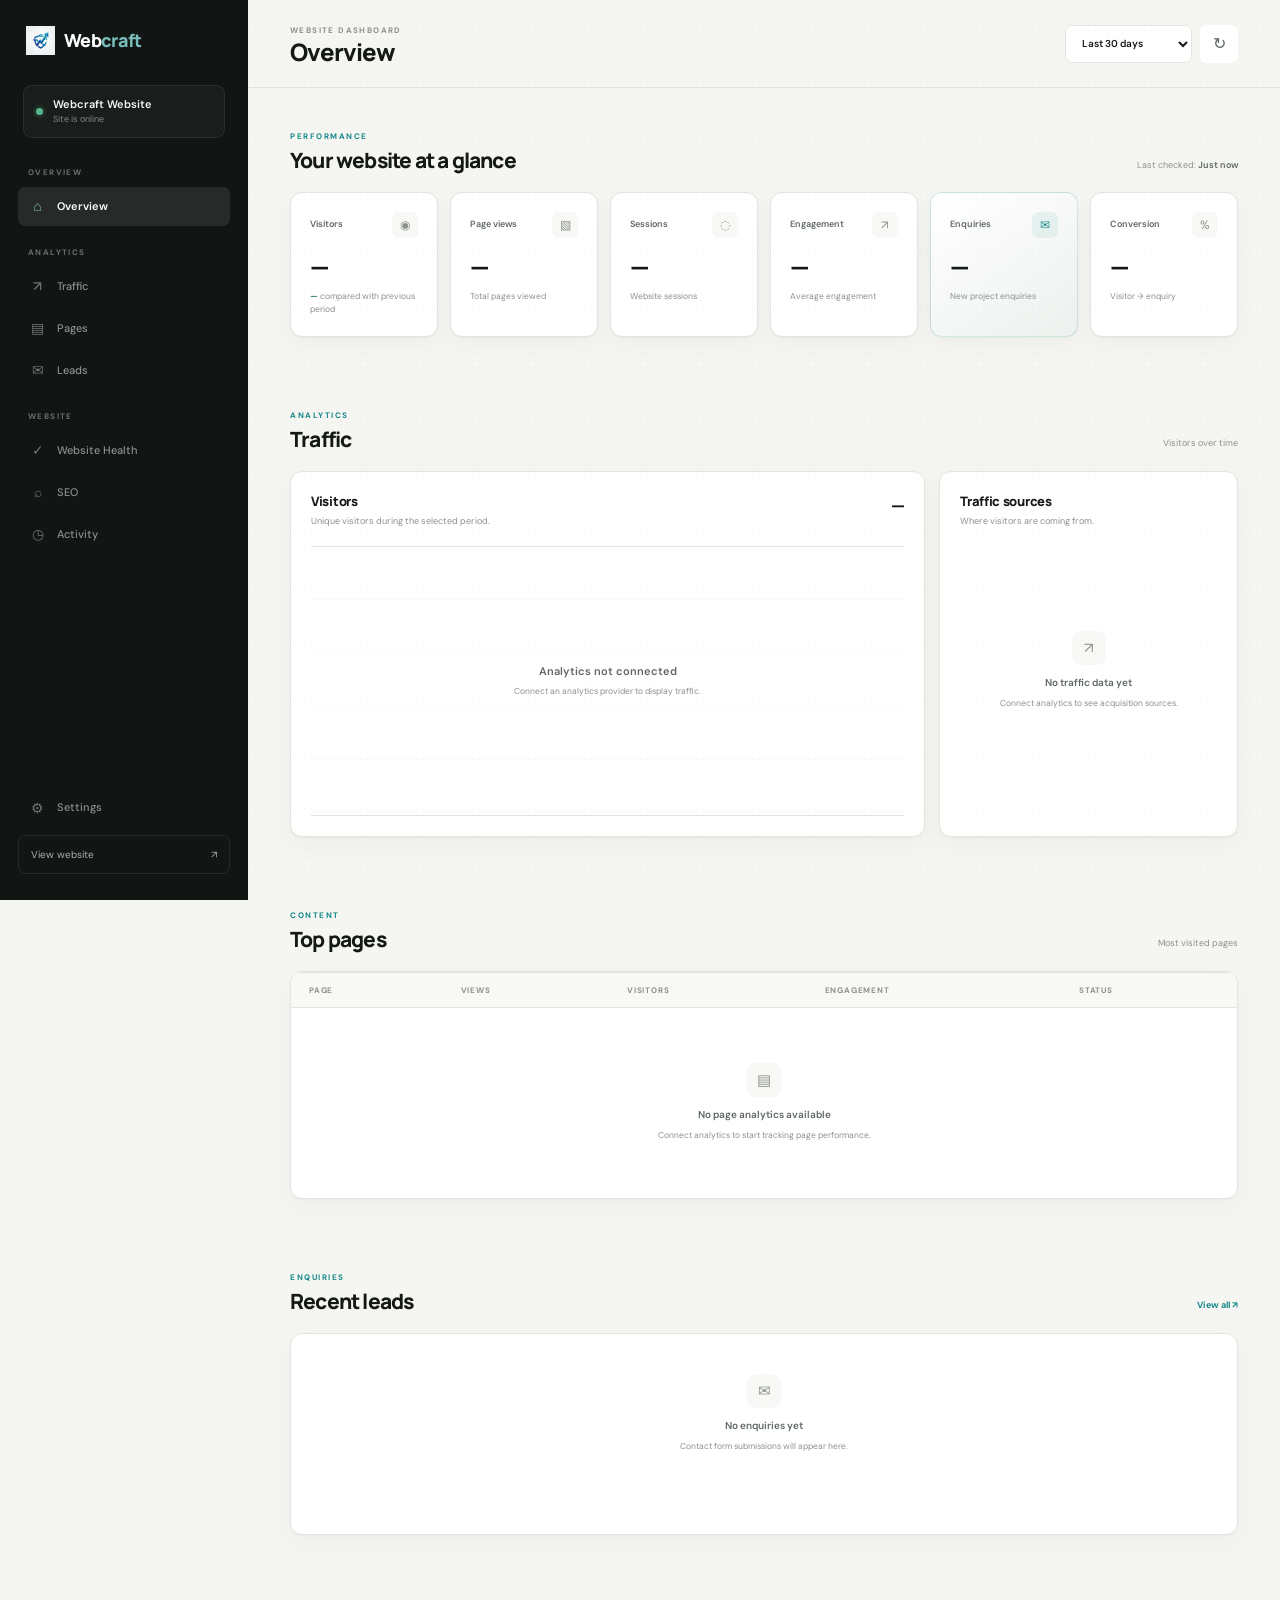
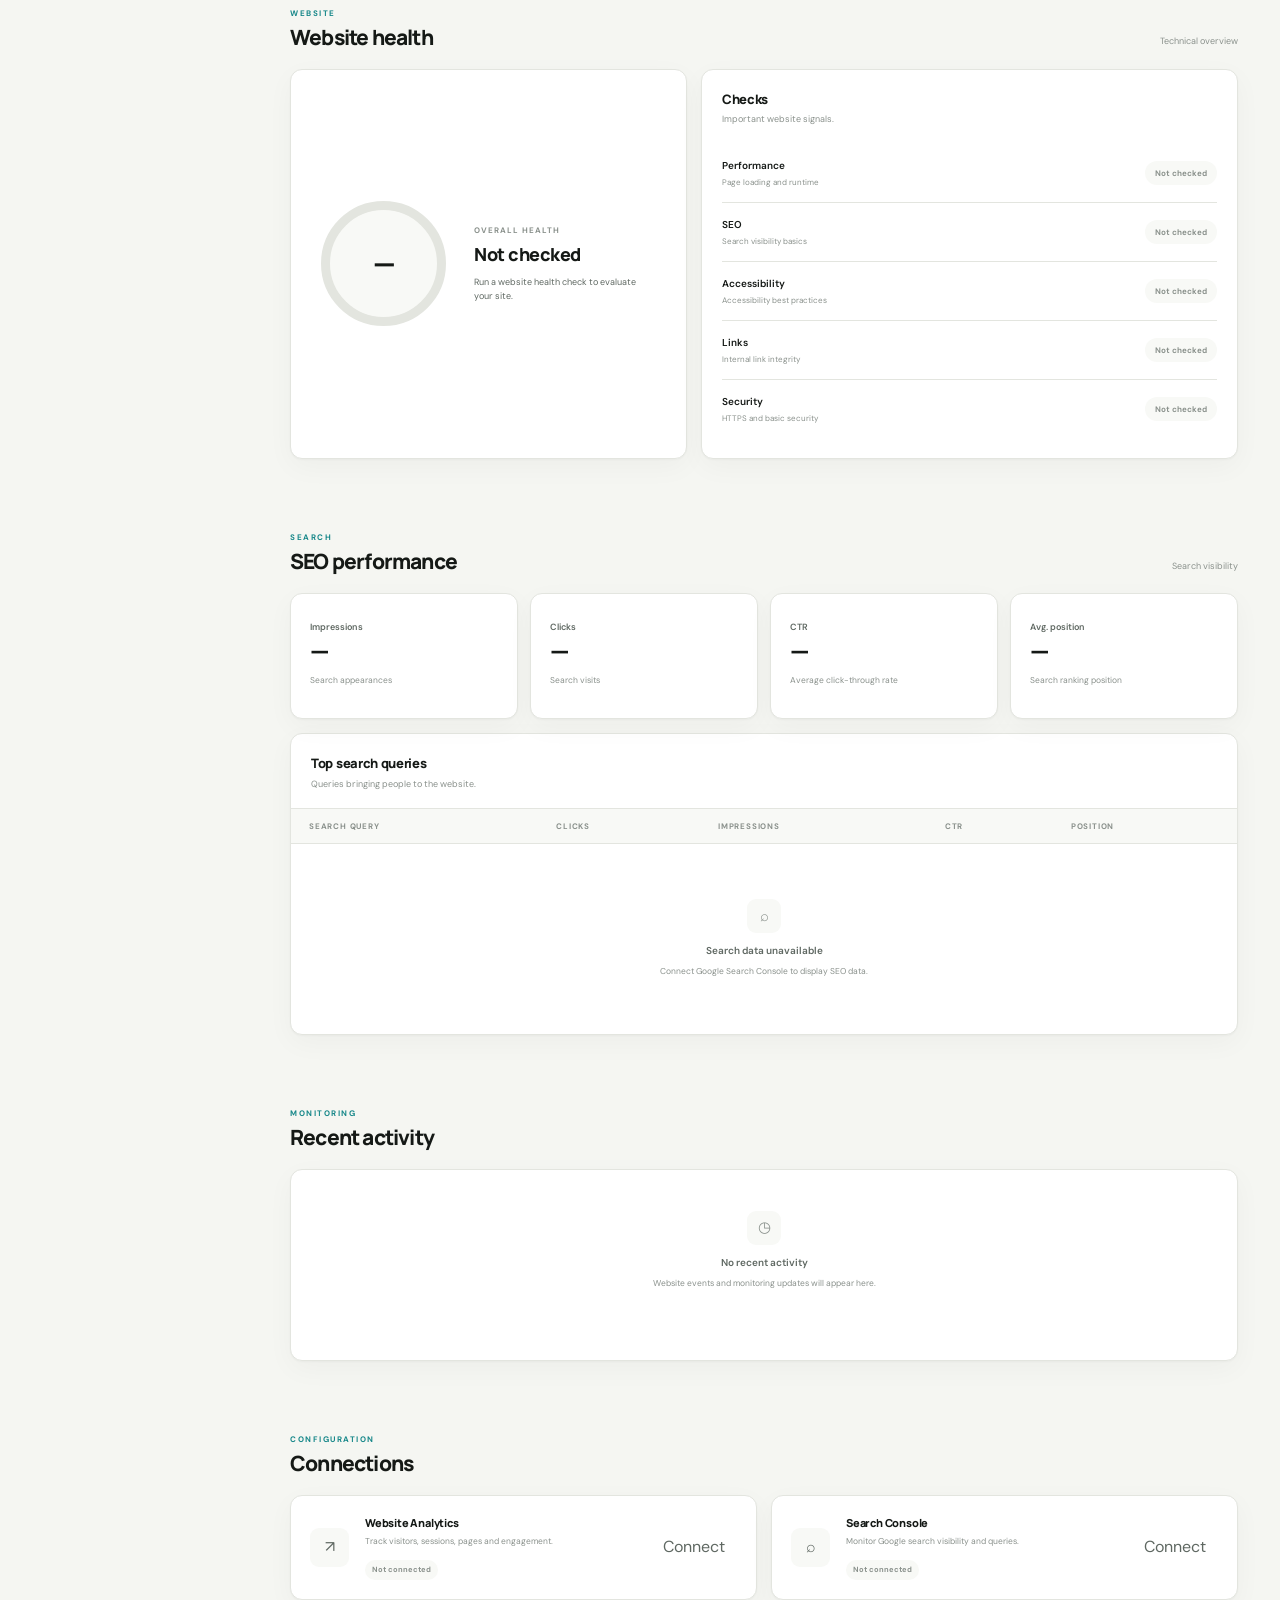
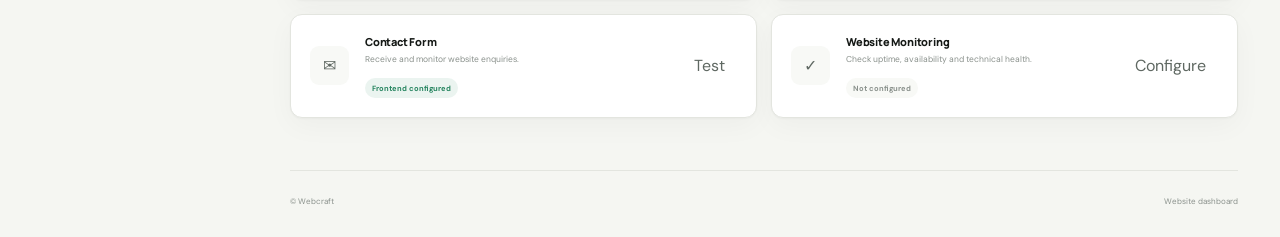
<file: pages/dashboard/dashboard.html>
<!DOCTYPE html>
<html lang="en">

<head>  
  <meta charset="UTF-8">
  <meta name="robots" content="noindex,nofollow,noarchive">

  <meta
    name="viewport"
    content="width=device-width, initial-scale=1.0"
  >

  <meta
    name="description"
    content="Webcraft website analytics and health dashboard."
  >

  <title>Dashboard — Webcraft</title>

  <!-- Fonts -->
  <link rel="preconnect" href="https://fonts.googleapis.com">
  <link
    rel="preconnect"
    href="https://fonts.gstatic.com"
    crossorigin
  >

  <link
    href="https://fonts.googleapis.com/css2?family=DM+Sans:wght@400;500;600;700&family=Manrope:wght@500;600;700;800&display=swap"
    rel="stylesheet"
  >

  <!-- Dashboard styles -->
  <link
    rel="stylesheet"
    href="../../css/styles.css"
  >

  <link
    rel="stylesheet"
    href="../../css/dashboard.css"
  >
</head>


<body>

  <a class="skip-link" href="#main-content">Skip to content</a>

  <!-- =====================================================
       DASHBOARD SHELL
  ====================================================== -->

  <div class="dashboard-shell">


    <!-- ===================================================
         SIDEBAR
    ==================================================== -->

    <aside
      class="dashboard-sidebar"
      id="dashboardSidebar"
      aria-label="Dashboard navigation"
    >

      <div class="dashboard-sidebar-top">

        <!-- Brand -->

        <a
          href="../../index.html"
          class="dashboard-brand"
          aria-label="Webcraft home"
        >

          <img
            src="../../assets/logo/logo.png"
            alt=""
          >

          <span>
            Web<span>craft</span>
          </span>

        </a>


        <!-- Site status -->

        <div class="dashboard-site-status">

          <span class="status-dot status-dot-live"></span>

          <div>
            <strong>Webcraft Website</strong>
            <small>Site is online</small>
          </div>

        </div>


        <!-- Navigation -->

        <nav class="dashboard-nav">

          <span class="dashboard-nav-label">
            Overview
          </span>

          <a
            href="#overview"
            class="dashboard-nav-link active"
            aria-current="page"
          >
            <span aria-hidden="true">⌂</span>
            Overview
          </a>


          <span class="dashboard-nav-label">
            Analytics
          </span>

          <a
            href="#traffic"
            class="dashboard-nav-link"
          >
            <span aria-hidden="true">↗</span>
            Traffic
          </a>

          <a
            href="#pages"
            class="dashboard-nav-link"
          >
            <span aria-hidden="true">▤</span>
            Pages
          </a>

          <a
            href="#leads"
            class="dashboard-nav-link"
          >
            <span aria-hidden="true">✉</span>
            Leads
          </a>


          <span class="dashboard-nav-label">
            Website
          </span>

          <a
            href="#health"
            class="dashboard-nav-link"
          >
            <span aria-hidden="true">✓</span>
            Website Health
          </a>

          <a
            href="#seo"
            class="dashboard-nav-link"
          >
            <span aria-hidden="true">⌕</span>
            SEO
          </a>

          <a
            href="#activity"
            class="dashboard-nav-link"
          >
            <span aria-hidden="true">◷</span>
            Activity
          </a>

        </nav>

      </div>


      <!-- Sidebar bottom -->

      <div class="dashboard-sidebar-bottom">

        <a
          href="#settings"
          class="dashboard-nav-link"
        >
          <span aria-hidden="true">⚙</span>
          Settings
        </a>

        <a
          href="../../index.html"
          class="dashboard-view-site"
          target="_blank"
          rel="noopener"
        >
          View website
          <span aria-hidden="true">↗</span>
        </a>

      </div>

    </aside>


    <!-- ===================================================
         MAIN CONTENT
    ==================================================== -->

    <main class="dashboard-main">


      <!-- =================================================
           TOP BAR
      ================================================== -->

      <header class="dashboard-header">

        <div class="dashboard-header-left">

          <button
            type="button"
            class="dashboard-menu-toggle"
            id="dashboardMenuToggle"
            aria-label="Open dashboard menu"
            aria-expanded="false"
            aria-controls="dashboardSidebar"
          >
            <span></span>
            <span></span>
            <span></span>
          </button>


          <div>

            <span class="dashboard-eyebrow">
              Website dashboard
            </span>

            <h1>
              Overview
            </h1>

          </div>

        </div>


        <div class="dashboard-header-actions">

          <!-- Date range -->

          <label class="dashboard-date-control">

            <span class="sr-only">
              Date range
            </span>

            <select id="dashboardDateRange">

              <option value="today">
                Today
              </option>

              <option value="7d">
                Last 7 days
              </option>

              <option
                value="30d"
                selected
              >
                Last 30 days
              </option>

              <option value="90d">
                Last 90 days
              </option>

            </select>

          </label>


          <!-- Refresh -->

          <button
            type="button"
            class="dashboard-icon-button"
            id="dashboardRefresh"
            aria-label="Refresh dashboard"
            title="Refresh dashboard"
          >
            ↻
          </button>

        </div>

      </header>


      <!-- =================================================
           CONTENT
      ================================================== -->

      <div class="dashboard-content">


        <!-- =================================================
             OVERVIEW
        ================================================== -->

        <section
          class="dashboard-section"
          id="overview"
          aria-labelledby="overviewTitle"
        >

          <div class="dashboard-section-heading">

            <div>

              <span class="dashboard-section-kicker">
                Performance
              </span>

              <h2 id="overviewTitle">
                Your website at a glance
              </h2>

            </div>

            <span class="dashboard-updated">
              Last checked:
              <strong id="lastUpdated">
                Just now
              </strong>
            </span>

          </div>


          <!-- KPI cards -->

          <div class="dashboard-stat-grid">


            <!-- Visitors -->

            <article class="dashboard-stat-card">

              <div class="dashboard-stat-top">

                <span class="dashboard-stat-label">
                  Visitors
                </span>

                <span class="dashboard-stat-icon">
                  ◉
                </span>

              </div>

              <strong
                class="dashboard-stat-value"
                id="statVisitors"
              >
                —
              </strong>

              <p>
                <span
                  class="stat-change"
                  id="statVisitorsChange"
                >
                  —
                </span>
                compared with previous period
              </p>

            </article>


            <!-- Page views -->

            <article class="dashboard-stat-card">

              <div class="dashboard-stat-top">

                <span class="dashboard-stat-label">
                  Page views
                </span>

                <span class="dashboard-stat-icon">
                  ▧
                </span>

              </div>

              <strong
                class="dashboard-stat-value"
                id="statPageViews"
              >
                —
              </strong>

              <p>
                Total pages viewed
              </p>

            </article>


            <!-- Sessions -->

            <article class="dashboard-stat-card">

              <div class="dashboard-stat-top">

                <span class="dashboard-stat-label">
                  Sessions
                </span>

                <span class="dashboard-stat-icon">
                  ◌
                </span>

              </div>

              <strong
                class="dashboard-stat-value"
                id="statSessions"
              >
                —
              </strong>

              <p>
                Website sessions
              </p>

            </article>


            <!-- Engagement -->

            <article class="dashboard-stat-card">

              <div class="dashboard-stat-top">

                <span class="dashboard-stat-label">
                  Engagement
                </span>

                <span class="dashboard-stat-icon">
                  ↗
                </span>

              </div>

              <strong
                class="dashboard-stat-value"
                id="statEngagement"
              >
                —
              </strong>

              <p>
                Average engagement
              </p>

            </article>


            <!-- Leads -->

            <article class="dashboard-stat-card dashboard-stat-card-accent">

              <div class="dashboard-stat-top">

                <span class="dashboard-stat-label">
                  Enquiries
                </span>

                <span class="dashboard-stat-icon">
                  ✉
                </span>

              </div>

              <strong
                class="dashboard-stat-value"
                id="statLeads"
              >
                —
              </strong>

              <p>
                New project enquiries
              </p>

            </article>


            <!-- Conversion -->

            <article class="dashboard-stat-card">

              <div class="dashboard-stat-top">

                <span class="dashboard-stat-label">
                  Conversion
                </span>

                <span class="dashboard-stat-icon">
                  %
                </span>

              </div>

              <strong
                class="dashboard-stat-value"
                id="statConversion"
              >
                —
              </strong>

              <p>
                Visitor → enquiry
              </p>

            </article>

          </div>

        </section>


        <!-- =================================================
             TRAFFIC
        ================================================== -->

        <section
          class="dashboard-section"
          id="traffic"
          aria-labelledby="trafficTitle"
        >

          <div class="dashboard-section-heading">

            <div>

              <span class="dashboard-section-kicker">
                Analytics
              </span>

              <h2 id="trafficTitle">
                Traffic
              </h2>

            </div>

            <span class="dashboard-section-meta">
              Visitors over time
            </span>

          </div>


          <div class="dashboard-two-column">


            <!-- Traffic chart -->

            <article class="dashboard-panel dashboard-chart-panel">

              <div class="dashboard-panel-header">

                <div>

                  <h3>
                    Visitors
                  </h3>

                  <p>
                    Unique visitors during the selected period.
                  </p>

                </div>

                <strong id="trafficTotal">
                  —
                </strong>

              </div>


              <div
                class="dashboard-chart"
                id="trafficChart"
                aria-label="Website visitor chart"
              >

                <div class="dashboard-chart-empty">
                  <span>Analytics not connected</span>
                  <small>
                    Connect an analytics provider to display traffic.
                  </small>
                </div>

              </div>

            </article>


            <!-- Traffic sources -->

            <article class="dashboard-panel">

              <div class="dashboard-panel-header">

                <div>

                  <h3>
                    Traffic sources
                  </h3>

                  <p>
                    Where visitors are coming from.
                  </p>

                </div>

              </div>


              <div
                class="dashboard-source-list"
                id="trafficSources"
              >

                <div class="dashboard-empty-state compact">

                  <span class="empty-icon">
                    ↗
                  </span>

                  <strong>
                    No traffic data yet
                  </strong>

                  <small>
                    Connect analytics to see acquisition sources.
                  </small>

                </div>

              </div>

            </article>

          </div>

        </section>


        <!-- =================================================
             PAGES
        ================================================== -->

        <section
          class="dashboard-section"
          id="pages"
          aria-labelledby="pagesTitle"
        >

          <div class="dashboard-section-heading">

            <div>

              <span class="dashboard-section-kicker">
                Content
              </span>

              <h2 id="pagesTitle">
                Top pages
              </h2>

            </div>

            <span class="dashboard-section-meta">
              Most visited pages
            </span>

          </div>


          <article class="dashboard-panel dashboard-table-panel">

            <div class="dashboard-table-wrap">

              <table class="dashboard-table">

                <thead>

                  <tr>
                    <th>Page</th>
                    <th>Views</th>
                    <th>Visitors</th>
                    <th>Engagement</th>
                    <th>Status</th>
                  </tr>

                </thead>

                <tbody id="topPagesTable">

                  <tr class="dashboard-table-empty">

                    <td colspan="5">

                      <div class="dashboard-empty-state">

                        <span class="empty-icon">
                          ▤
                        </span>

                        <strong>
                          No page analytics available
                        </strong>

                        <small>
                          Connect analytics to start tracking page performance.
                        </small>

                      </div>

                    </td>

                  </tr>

                </tbody>

              </table>

            </div>

          </article>

        </section>


        <!-- =================================================
             LEADS
        ================================================== -->

        <section
          class="dashboard-section"
          id="leads"
          aria-labelledby="leadsTitle"
        >

          <div class="dashboard-section-heading">

            <div>

              <span class="dashboard-section-kicker">
                Enquiries
              </span>

              <h2 id="leadsTitle">
                Recent leads
              </h2>

            </div>

            <a
              href="#"
              class="dashboard-text-link"
              id="viewAllLeads"
            >
              View all
              <span>↗</span>
            </a>

          </div>


          <article class="dashboard-panel dashboard-leads-panel">

            <div
              class="dashboard-leads-list"
              id="recentLeads"
            >

              <div class="dashboard-empty-state">

                <span class="empty-icon">
                  ✉
                </span>

                <strong>
                  No enquiries yet
                </strong>

                <small>
                  Contact form submissions will appear here.
                </small>

              </div>

            </div>

          </article>

        </section>


        <!-- =================================================
             WEBSITE HEALTH
        ================================================== -->

        <section
          class="dashboard-section"
          id="health"
          aria-labelledby="healthTitle"
        >

          <div class="dashboard-section-heading">

            <div>

              <span class="dashboard-section-kicker">
                Website
              </span>

              <h2 id="healthTitle">
                Website health
              </h2>

            </div>

            <span class="dashboard-section-meta">
              Technical overview
            </span>

          </div>


          <div class="dashboard-health-grid">


            <!-- Overall score -->

            <article class="dashboard-panel dashboard-health-score">

              <div class="health-score-ring">

                <span
                  id="healthScore"
                >
                  —
                </span>

              </div>

              <div>

                <span class="health-score-label">
                  Overall health
                </span>

                <h3 id="healthStatus">
                  Not checked
                </h3>

                <p id="healthSummary">
                  Run a website health check to evaluate your site.
                </p>

              </div>

            </article>


            <!-- Health checks -->

            <article class="dashboard-panel">

              <div class="dashboard-panel-header">

                <div>

                  <h3>
                    Checks
                  </h3>

                  <p>
                    Important website signals.
                  </p>

                </div>

              </div>


              <div class="health-check-list">


                <div class="health-check">

                  <div>
                    <strong>
                      Performance
                    </strong>

                    <small>
                      Page loading and runtime
                    </small>
                  </div>

                  <span
                    class="health-badge pending"
                    id="healthPerformance"
                  >
                    Not checked
                  </span>

                </div>


                <div class="health-check">

                  <div>
                    <strong>
                      SEO
                    </strong>

                    <small>
                      Search visibility basics
                    </small>
                  </div>

                  <span
                    class="health-badge pending"
                    id="healthSEO"
                  >
                    Not checked
                  </span>

                </div>


                <div class="health-check">

                  <div>
                    <strong>
                      Accessibility
                    </strong>

                    <small>
                      Accessibility best practices
                    </small>
                  </div>

                  <span
                    class="health-badge pending"
                    id="healthAccessibility"
                  >
                    Not checked
                  </span>

                </div>


                <div class="health-check">

                  <div>
                    <strong>
                      Links
                    </strong>

                    <small>
                      Internal link integrity
                    </small>
                  </div>

                  <span
                    class="health-badge pending"
                    id="healthLinks"
                  >
                    Not checked
                  </span>

                </div>


                <div class="health-check">

                  <div>
                    <strong>
                      Security
                    </strong>

                    <small>
                      HTTPS and basic security
                    </small>
                  </div>

                  <span
                    class="health-badge pending"
                    id="healthSecurity"
                  >
                    Not checked
                  </span>

                </div>

              </div>

            </article>

          </div>

        </section>


        <!-- =================================================
             SEO
        ================================================== -->

        <section
          class="dashboard-section"
          id="seo"
          aria-labelledby="seoTitle"
        >

          <div class="dashboard-section-heading">

            <div>

              <span class="dashboard-section-kicker">
                Search
              </span>

              <h2 id="seoTitle">
                SEO performance
              </h2>

            </div>

            <span class="dashboard-section-meta">
              Search visibility
            </span>

          </div>


          <div class="dashboard-stat-grid dashboard-seo-grid">


            <article class="dashboard-stat-card">

              <span class="dashboard-stat-label">
                Impressions
              </span>

              <strong
                class="dashboard-stat-value"
                id="seoImpressions"
              >
                —
              </strong>

              <p>
                Search appearances
              </p>

            </article>


            <article class="dashboard-stat-card">

              <span class="dashboard-stat-label">
                Clicks
              </span>

              <strong
                class="dashboard-stat-value"
                id="seoClicks"
              >
                —
              </strong>

              <p>
                Search visits
              </p>

            </article>


            <article class="dashboard-stat-card">

              <span class="dashboard-stat-label">
                CTR
              </span>

              <strong
                class="dashboard-stat-value"
                id="seoCTR"
              >
                —
              </strong>

              <p>
                Average click-through rate
              </p>

            </article>


            <article class="dashboard-stat-card">

              <span class="dashboard-stat-label">
                Avg. position
              </span>

              <strong
                class="dashboard-stat-value"
                id="seoPosition"
              >
                —
              </strong>

              <p>
                Search ranking position
              </p>

            </article>

          </div>


          <article class="dashboard-panel dashboard-table-panel">

            <div class="dashboard-panel-header">

              <div>

                <h3>
                  Top search queries
                </h3>

                <p>
                  Queries bringing people to the website.
                </p>

              </div>

            </div>


            <div class="dashboard-table-wrap">

              <table class="dashboard-table">

                <thead>

                  <tr>
                    <th>Search query</th>
                    <th>Clicks</th>
                    <th>Impressions</th>
                    <th>CTR</th>
                    <th>Position</th>
                  </tr>

                </thead>

                <tbody id="seoQueriesTable">

                  <tr class="dashboard-table-empty">

                    <td colspan="5">

                      <div class="dashboard-empty-state">

                        <span class="empty-icon">
                          ⌕
                        </span>

                        <strong>
                          Search data unavailable
                        </strong>

                        <small>
                          Connect Google Search Console to display SEO data.
                        </small>

                      </div>

                    </td>

                  </tr>

                </tbody>

              </table>

            </div>

          </article>

        </section>


        <!-- =================================================
             ACTIVITY
        ================================================== -->

        <section
          class="dashboard-section"
          id="activity"
          aria-labelledby="activityTitle"
        >

          <div class="dashboard-section-heading">

            <div>

              <span class="dashboard-section-kicker">
                Monitoring
              </span>

              <h2 id="activityTitle">
                Recent activity
              </h2>

            </div>

          </div>


          <article class="dashboard-panel">

            <div
              class="dashboard-activity-list"
              id="activityList"
            >

              <div class="dashboard-empty-state">

                <span class="empty-icon">
                  ◷
                </span>

                <strong>
                  No recent activity
                </strong>

                <small>
                  Website events and monitoring updates will appear here.
                </small>

              </div>

            </div>

          </article>

        </section>


        <!-- =================================================
             SETTINGS
        ================================================== -->

        <section
          class="dashboard-section"
          id="settings"
          aria-labelledby="settingsTitle"
        >

          <div class="dashboard-section-heading">

            <div>

              <span class="dashboard-section-kicker">
                Configuration
              </span>

              <h2 id="settingsTitle">
                Connections
              </h2>

            </div>

          </div>


          <div class="dashboard-connections-grid">


            <!-- Analytics -->

            <article class="dashboard-panel dashboard-connection-card">

              <div class="connection-icon">
                ↗
              </div>

              <div class="connection-content">

                <h3>
                  Website Analytics
                </h3>

                <p>
                  Track visitors, sessions, pages and engagement.
                </p>

                <span
                  class="connection-status disconnected"
                  id="analyticsStatus"
                >
                  Not connected
                </span>

              </div>

              <button
                type="button"
                class="dashboard-secondary-button"
                id="connectAnalytics"
              >
                Connect
              </button>

            </article>


            <!-- Search Console -->

            <article class="dashboard-panel dashboard-connection-card">

              <div class="connection-icon">
                ⌕
              </div>

              <div class="connection-content">

                <h3>
                  Search Console
                </h3>

                <p>
                  Monitor Google search visibility and queries.
                </p>

                <span
                  class="connection-status disconnected"
                  id="searchConsoleStatus"
                >
                  Not connected
                </span>

              </div>

              <button
                type="button"
                class="dashboard-secondary-button"
                id="connectSearchConsole"
              >
                Connect
              </button>

            </article>


            <!-- Contact system -->

            <article class="dashboard-panel dashboard-connection-card">

              <div class="connection-icon">
                ✉
              </div>

              <div class="connection-content">

                <h3>
                  Contact Form
                </h3>

                <p>
                  Receive and monitor website enquiries.
                </p>

                <span
                  class="connection-status connected"
                  id="contactStatus"
                >
                  Frontend configured
                </span>

              </div>

              <button
                type="button"
                class="dashboard-secondary-button"
                id="testContact"
              >
                Test
              </button>

            </article>


            <!-- Site -->

            <article class="dashboard-panel dashboard-connection-card">

              <div class="connection-icon">
                ✓
              </div>

              <div class="connection-content">

                <h3>
                  Website Monitoring
                </h3>

                <p>
                  Check uptime, availability and technical health.
                </p>

                <span
                  class="connection-status disconnected"
                  id="monitoringStatus"
                >
                  Not configured
                </span>

              </div>

              <button
                type="button"
                class="dashboard-secondary-button"
                id="configureMonitoring"
              >
                Configure
              </button>

            </article>

          </div>

        </section>


      </div>


      <!-- =================================================
           FOOTER
      ================================================== -->

      <footer class="dashboard-footer">

        <span>
          © <span id="dashboardYear"></span> Webcraft
        </span>

        <span>
          Website dashboard
        </span>

      </footer>

    </main>

  </div>


  <!-- =====================================================
       MOBILE OVERLAY
  ====================================================== -->

  <div
    class="dashboard-overlay"
    id="dashboardOverlay"
    aria-hidden="true"
  ></div>


  <!-- =====================================================
       TOAST
  ====================================================== -->

  <div
    class="dashboard-toast"
    id="dashboardToast"
    role="status"
    aria-live="polite"
  ></div>


  <!-- =====================================================
       JAVASCRIPT
  ====================================================== -->

  <script src="../../js/main.js"></script>

  <script src="../../js/dashboard.js"></script>

</body>

</html>
</file>
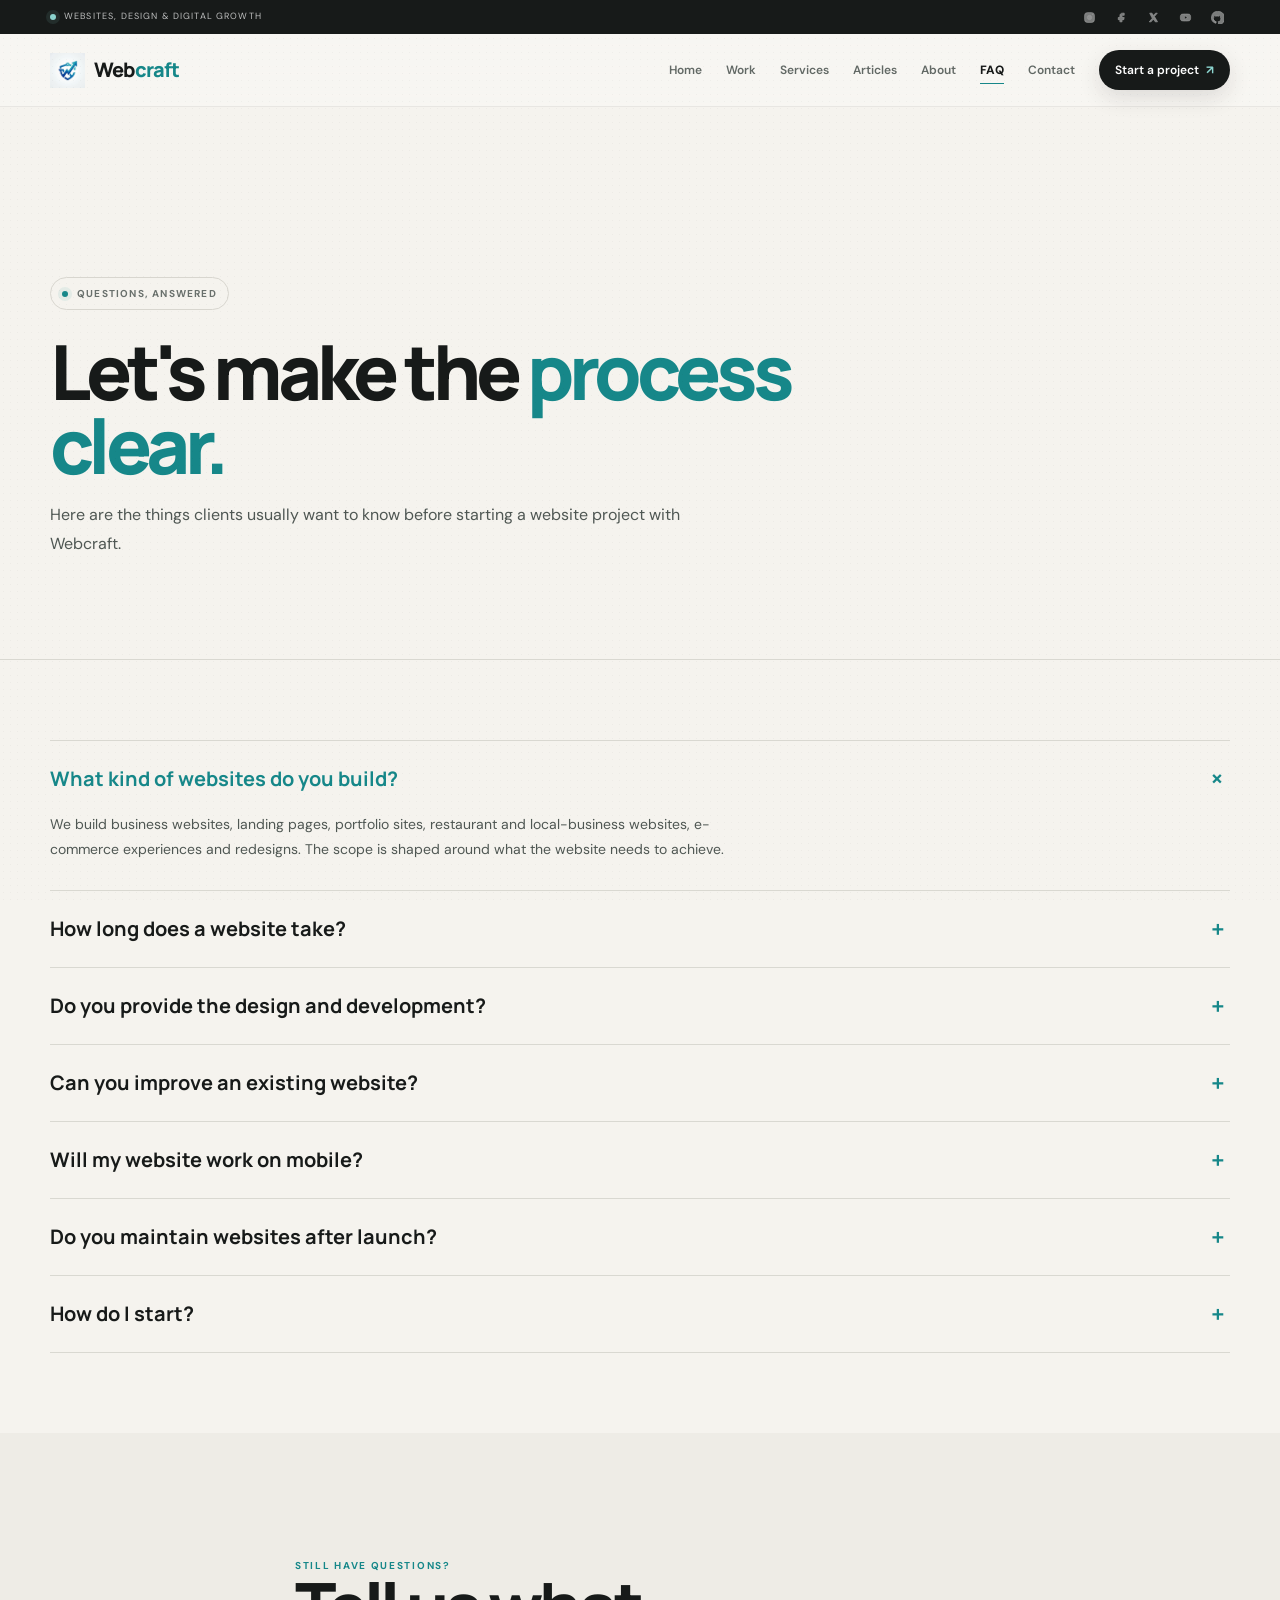
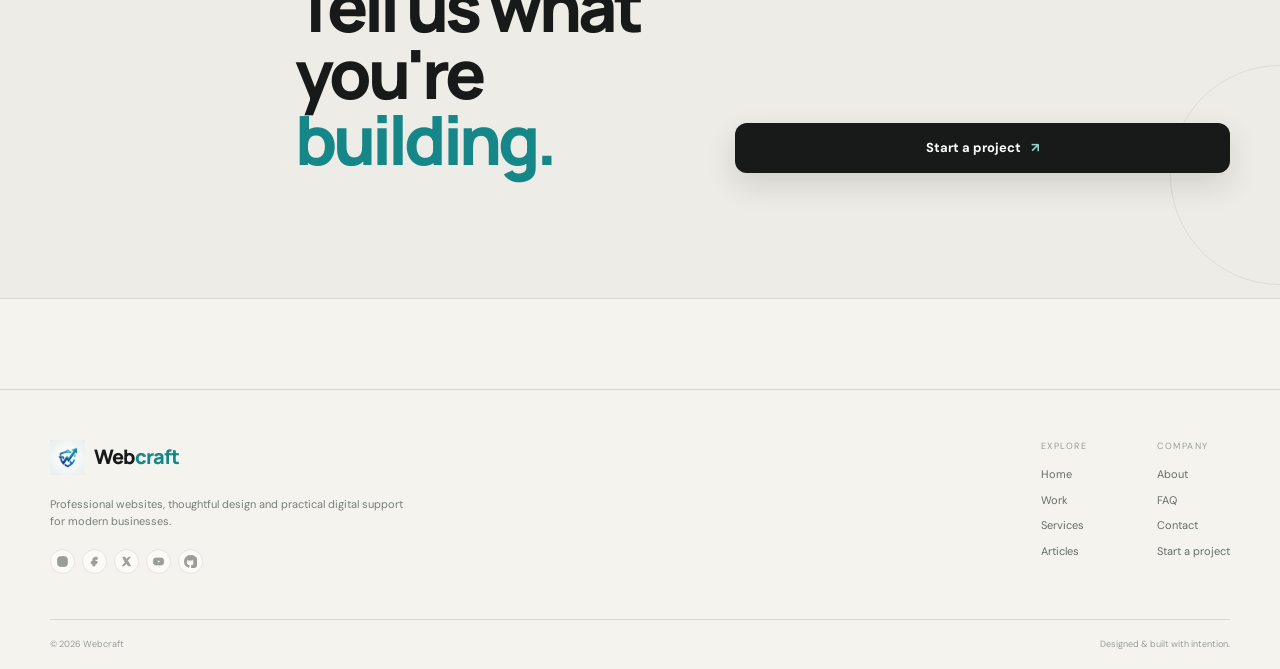
<file: pages/faq/faq.html>
<!DOCTYPE html>

<html lang="en">
<head>
<meta charset="utf-8"/><meta content="width=device-width, initial-scale=1.0" name="viewport"/>
<meta content="Webcraft" name="author"/>
<meta content="Answers to common questions about Webcraft website design, development, maintenance, SEO, timelines and starting a project." name="description"/>
<meta content="#f5f3ee" name="theme-color"/><title>Website Design &amp; Development FAQ | Webcraft</title>
<link href="https://fonts.googleapis.com" rel="preconnect"/><link crossorigin="" href="https://fonts.gstatic.com" rel="preconnect"/>
<link href="https://fonts.googleapis.com/css2?family=DM+Sans:wght@400;500;600;700&amp;family=Manrope:wght@600;700;800&amp;display=swap" rel="stylesheet"/>
<link href="../../css/styles.css" rel="stylesheet"/><link href="../../css/pages.css" rel="stylesheet"/><link href="../../css/faq.css" rel="stylesheet"/>
<link href="../../assets/logo/favicon.png" rel="icon" type="image/png"/>
<link href="https://webcraftboys.github.io/pages/faq/faq.html" rel="canonical"/>
<meta content="index,follow,max-image-preview:large" name="robots"/>
<meta content="https://webcraftboys.github.io/pages/faq/faq.html" property="og:url"/>
<meta content="Webcraft" property="og:site_name"/>
<meta content="en_US" property="og:locale"/>
<meta content="https://webcraftboys.github.io/assets/logo/logo.webp" property="og:image"/>
<meta content="summary_large_image" name="twitter:card"/>
<meta content="Webcraft FAQ" name="twitter:title"/>
<meta content="Answers to common questions about Webcraft website design, development, maintenance, SEO, timelines and starting a project." name="twitter:description"/>
<script type="application/ld+json">{"@context":"https://schema.org","@type":"WebPage","name":"Website Design & Development FAQ | Webcraft","url":"https://webcraftboys.github.io/pages/faq/faq.html","isPartOf":{"@type":"WebSite","name":"Webcraft","url":"https://webcraftboys.github.io/"}}</script>
<script type="application/ld+json">{"@context":"https://schema.org","@type":"FAQPage","mainEntity":[{"@type":"Question","name":"What kind of websites do you build?","acceptedAnswer":{"@type":"Answer","text":"We build business websites, landing pages, portfolio sites, restaurant and local-business websites, e-commerce experiences and redesigns. The scope is shaped around what the website needs to achieve."}},{"@type":"Question","name":"How long does a website take?","acceptedAnswer":{"@type":"Answer","text":"A focused website can often move from planning to launch in a few weeks. Larger projects take longer depending on content, number of pages, integrations and feedback cycles."}},{"@type":"Question","name":"Do you provide the design and development?","acceptedAnswer":{"@type":"Answer","text":"Yes. We handle the visual direction and the front-end build as one process, which keeps the final website consistent and avoids handoff gaps."}},{"@type":"Question","name":"Can you improve an existing website?","acceptedAnswer":{"@type":"Answer","text":"Yes. We can review an existing site, identify usability and visual issues, and improve the structure, responsiveness, content hierarchy and calls to action."}},{"@type":"Question","name":"Will my website work on mobile?","acceptedAnswer":{"@type":"Answer","text":"Yes. Responsive behaviour is part of the build rather than an afterthought. We design layouts to remain useful and polished across phones, tablets and desktops."}},{"@type":"Question","name":"Do you maintain websites after launch?","acceptedAnswer":{"@type":"Answer","text":"We can help with ongoing updates, improvements, content changes and general website maintenance depending on the needs of the project."}},{"@type":"Question","name":"How do I start?","acceptedAnswer":{"@type":"Answer","text":"Send us a project enquiry with a little context about your business and what you need. We'll review it and come back with the right next step."}}]}</script>
<meta content="Webcraft FAQ" property="og:title"/>
<meta content="Answers to common questions about Webcraft website design, development, maintenance, SEO, timelines and starting a project." property="og:description"/>
<meta content="website" property="og:type"/><meta content="https://webcraftboys.github.io/assets/logo/logo.webp" name="twitter:image"/></head>
<body>
<a class="skip-link" href="#main-content">Skip to content</a>
<header class="site-header">
<div class="utility-bar">
<div class="container utility-inner">
<span class="utility-note"><span class="utility-dot"></span> Websites, design &amp; digital growth</span>
<div aria-label="Webcraft social media" class="social-links"><a aria-label="Instagram" class="social-icon" data-social="instagram" href="#" rel="noopener noreferrer" target="_blank"><svg aria-hidden="true" viewbox="0 0 24 24"><rect height="18" rx="5" width="18" x="3" y="3"></rect><circle cx="12" cy="12" r="4"></circle><circle class="fill" cx="17.5" cy="6.5" r="1"></circle></svg></a><a aria-label="Facebook" class="social-icon" data-social="facebook" href="#" rel="noopener noreferrer" target="_blank"><svg aria-hidden="true" viewbox="0 0 24 24"><path d="M14 8h3V4h-3c-3.3 0-5 1.9-5 5v3H6v4h3v4h4v-4h3.2l.8-4H13V9c0-.7.3-1 1-1Z"></path></svg></a><a aria-label="X" class="social-icon" data-social="x" href="#" rel="noopener noreferrer" target="_blank"><svg aria-hidden="true" viewbox="0 0 24 24"><path d="M5 4h4.1l3.1 4.4L15.8 4H19l-5.3 6.1L19.4 20h-4.1l-3.5-5-4.3 5H4.2l5.5-6.4L5 4Zm2.5 1.8 8.8 12.4h.9L8.4 5.8h-.9Z"></path></svg></a><a aria-label="Youtube" class="social-icon" data-social="youtube" href="#" rel="noopener noreferrer" target="_blank"><svg aria-hidden="true" viewbox="0 0 24 24"><path d="M21 8.1a2.8 2.8 0 0 0-2-2C17.2 5.6 12 5.6 12 5.6s-5.2 0-7 .5a2.8 2.8 0 0 0-2 2C2.5 9.9 2.5 12 2.5 12s0 2.1.5 3.9a2.8 2.8 0 0 0 2 2c1.8.5 7 .5 7 .5s5.2 0 7-.5a2.8 2.8 0 0 0 2-2c.5-1.8.5-3.9.5-3.9s0-2.1-.5-3.9ZM10 15.6V8.4l6 3.6-6 3.6Z"></path></svg></a><a aria-label="Github" class="social-icon" data-social="github" href="#" rel="noopener noreferrer" target="_blank"><svg aria-hidden="true" viewbox="0 0 24 24"><path d="M12 .8a11.2 11.2 0 0 0-3.5 21.8c.6.1.8-.3.8-.6v-2.1c-3.1.7-3.8-1.3-3.8-1.3-.5-1.3-1.2-1.6-1.2-1.6-1-.7.1-.7.1-.7 1.1.1 1.7 1.1 1.7 1.1 1 .1.8 2 .8 2 0 1.6 1 1.9 1.9 1.9.1-.7.4-1.2.7-1.5-2.5-.3-5.1-1.2-5.1-5.5 0-1.2.4-2.2 1.1-3-.1-.3-.5-1.4.1-2.9 0 0 .9-.3 3 1.1a10.4 10.4 0 0 1 5.4 0c2.1-1.4 3-1.1 3-1.1.6 1.5.2 2.6.1 2.9.7.8 1.1 1.8 1.1 3 0 4.3-2.6 5.2-5.1 5.5.4.3.7 1 .7 2v3c0 .3.2.7.8.6A11.2 11.2 0 0 0 12 .8Z"></path></svg></a></div>
</div>
</div>
<div class="nav-wrap">
<nav aria-label="Main navigation" class="nav container">
<a aria-label="Webcraft home" class="brand" href="/">
<img alt="Webcraft" decoding="async" height="35" src="/assets/logo/logo.webp" width="35"/>
<span>Web<span>craft</span></span>
</a>
<div class="nav-links" id="navLinks">
<a href="/">Home</a>
<a href="/pages/work/work.html">Work</a>
<a href="/pages/services/services.html">Services</a>
<a href="/pages/articles/articles.html">Articles</a>
<a href="/pages/about/about.html">About</a>
<a href="/pages/faq/faq.html">FAQ</a>
<a href="/pages/contact/contact.html">Contact</a>
<a class="nav-cta" href="/pages/contact/contact.html">Start a project <b>↗</b></a>
</div>
<button aria-controls="navLinks" aria-expanded="false" aria-label="Open navigation" class="menu-toggle" type="button">
<span></span><span></span><span></span>
</button>
</nav>
</div>
</header>
<main id="main-content">
<section class="faq-hero"><div class="container"><span class="eyebrow"><span></span>Questions, answered</span><h1>Let's make the <em>process clear.</em></h1><p>Here are the things clients usually want to know before starting a website project with Webcraft.</p></div></section>
<section class="faq-list"><div class="container">
<details open=""><summary>What kind of websites do you build?</summary><p>We build business websites, landing pages, portfolio sites, restaurant and local-business websites, e-commerce experiences and redesigns. The scope is shaped around what the website needs to achieve.</p></details>
<details><summary>How long does a website take?</summary><p>A focused website can often move from planning to launch in a few weeks. Larger projects take longer depending on content, number of pages, integrations and feedback cycles.</p></details>
<details><summary>Do you provide the design and development?</summary><p>Yes. We handle the visual direction and the front-end build as one process, which keeps the final website consistent and avoids handoff gaps.</p></details>
<details><summary>Can you improve an existing website?</summary><p>Yes. We can review an existing site, identify usability and visual issues, and improve the structure, responsiveness, content hierarchy and calls to action.</p></details>
<details><summary>Will my website work on mobile?</summary><p>Yes. Responsive behaviour is part of the build rather than an afterthought. We design layouts to remain useful and polished across phones, tablets and desktops.</p></details>
<details><summary>Do you maintain websites after launch?</summary><p>We can help with ongoing updates, improvements, content changes and general website maintenance depending on the needs of the project.</p></details>
<details><summary>How do I start?</summary><p>Send us a project enquiry with a little context about your business and what you need. We'll review it and come back with the right next step.</p></details>
</div></section>
<section class="page-cta"><div class="container page-cta-inner"><div class="page-cta-copy"><span class="section-kicker">Still have questions?</span><h2>Tell us what you're <em>building.</em></h2></div><a class="btn btn-dark magnetic" href="../contact/contact.html">Start a project <span>↗</span></a></div></section>
</main>
<footer class="footer">
<div class="container">
<div class="footer-main">
<div class="footer-brand">
<a class="brand" href="/"><img alt="Webcraft" decoding="async" height="35" src="/assets/logo/logo.webp" width="35"/><span>Web<span>craft</span></span></a>
<p>Professional websites, thoughtful design and practical digital support for modern businesses.</p>
<div aria-label="Webcraft social media" class="footer-socials"><a aria-label="Instagram" class="social-icon" data-social="instagram" href="#" rel="noopener noreferrer" target="_blank"><svg aria-hidden="true" viewbox="0 0 24 24"><rect height="18" rx="5" width="18" x="3" y="3"></rect><circle cx="12" cy="12" r="4"></circle><circle class="fill" cx="17.5" cy="6.5" r="1"></circle></svg></a><a aria-label="Facebook" class="social-icon" data-social="facebook" href="#" rel="noopener noreferrer" target="_blank"><svg aria-hidden="true" viewbox="0 0 24 24"><path d="M14 8h3V4h-3c-3.3 0-5 1.9-5 5v3H6v4h3v4h4v-4h3.2l.8-4H13V9c0-.7.3-1 1-1Z"></path></svg></a><a aria-label="X" class="social-icon" data-social="x" href="#" rel="noopener noreferrer" target="_blank"><svg aria-hidden="true" viewbox="0 0 24 24"><path d="M5 4h4.1l3.1 4.4L15.8 4H19l-5.3 6.1L19.4 20h-4.1l-3.5-5-4.3 5H4.2l5.5-6.4L5 4Zm2.5 1.8 8.8 12.4h.9L8.4 5.8h-.9Z"></path></svg></a><a aria-label="Youtube" class="social-icon" data-social="youtube" href="#" rel="noopener noreferrer" target="_blank"><svg aria-hidden="true" viewbox="0 0 24 24"><path d="M21 8.1a2.8 2.8 0 0 0-2-2C17.2 5.6 12 5.6 12 5.6s-5.2 0-7 .5a2.8 2.8 0 0 0-2 2C2.5 9.9 2.5 12 2.5 12s0 2.1.5 3.9a2.8 2.8 0 0 0 2 2c1.8.5 7 .5 7 .5s5.2 0 7-.5a2.8 2.8 0 0 0 2-2c.5-1.8.5-3.9.5-3.9s0-2.1-.5-3.9ZM10 15.6V8.4l6 3.6-6 3.6Z"></path></svg></a><a aria-label="Github" class="social-icon" data-social="github" href="#" rel="noopener noreferrer" target="_blank"><svg aria-hidden="true" viewbox="0 0 24 24"><path d="M12 .8a11.2 11.2 0 0 0-3.5 21.8c.6.1.8-.3.8-.6v-2.1c-3.1.7-3.8-1.3-3.8-1.3-.5-1.3-1.2-1.6-1.2-1.6-1-.7.1-.7.1-.7 1.1.1 1.7 1.1 1.7 1.1 1 .1.8 2 .8 2 0 1.6 1 1.9 1.9 1.9.1-.7.4-1.2.7-1.5-2.5-.3-5.1-1.2-5.1-5.5 0-1.2.4-2.2 1.1-3-.1-.3-.5-1.4.1-2.9 0 0 .9-.3 3 1.1a10.4 10.4 0 0 1 5.4 0c2.1-1.4 3-1.1 3-1.1.6 1.5.2 2.6.1 2.9.7.8 1.1 1.8 1.1 3 0 4.3-2.6 5.2-5.1 5.5.4.3.7 1 .7 2v3c0 .3.2.7.8.6A11.2 11.2 0 0 0 12 .8Z"></path></svg></a></div>
</div>
<div class="footer-links">
<div><span>Explore</span><a href="/">Home</a><a href="/pages/work/work.html">Work</a><a href="/pages/services/services.html">Services</a><a href="/pages/articles/articles.html">Articles</a></div>
<div><span>Company</span><a href="/pages/about/about.html">About</a><a href="/pages/faq/faq.html">FAQ</a><a href="/pages/contact/contact.html">Contact</a><a href="/pages/contact/contact.html">Start a project</a></div>
</div>
</div>
<div class="footer-bottom"><span>© <span id="year"></span> Webcraft</span><span>Designed &amp; built with intention.</span></div>
</div>
</footer>
<script src="../../js/main.js"></script>
<script defer="True" src="/js/social-links.js"></script></body></html>
</file>
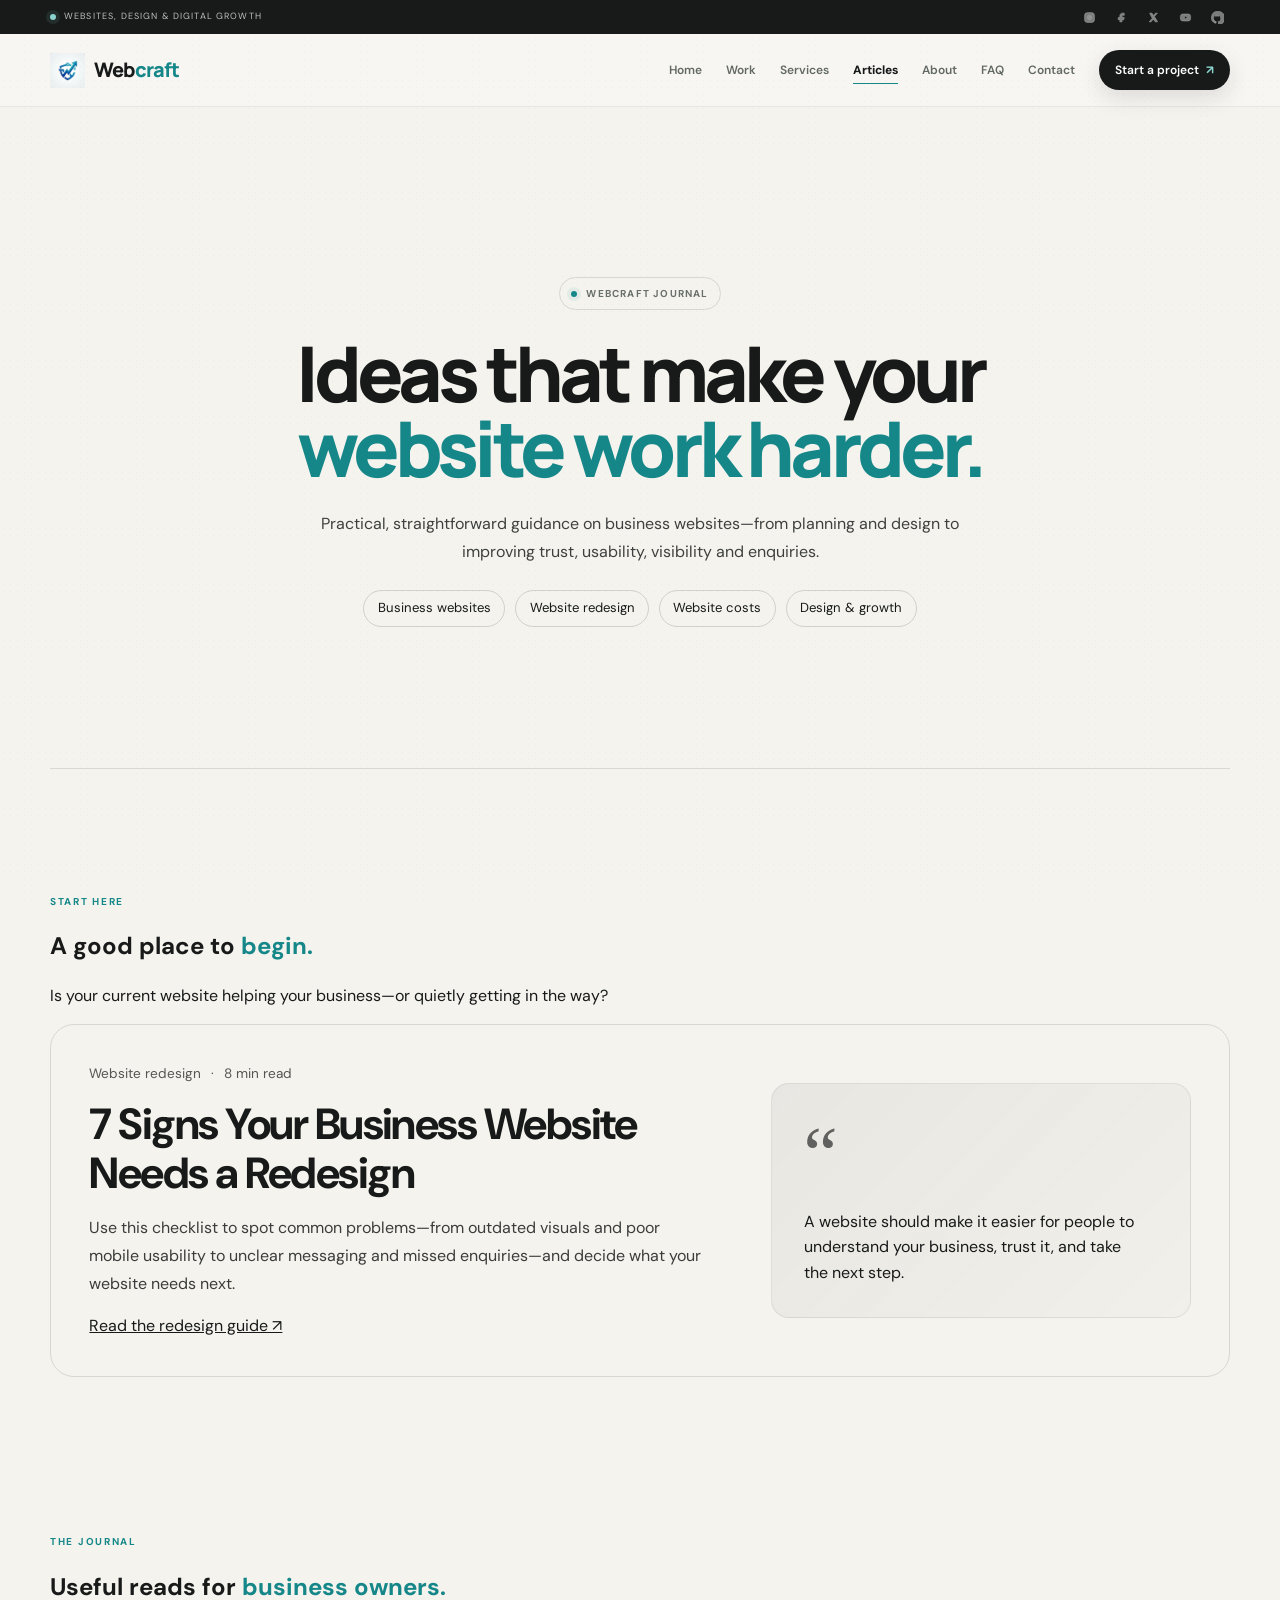
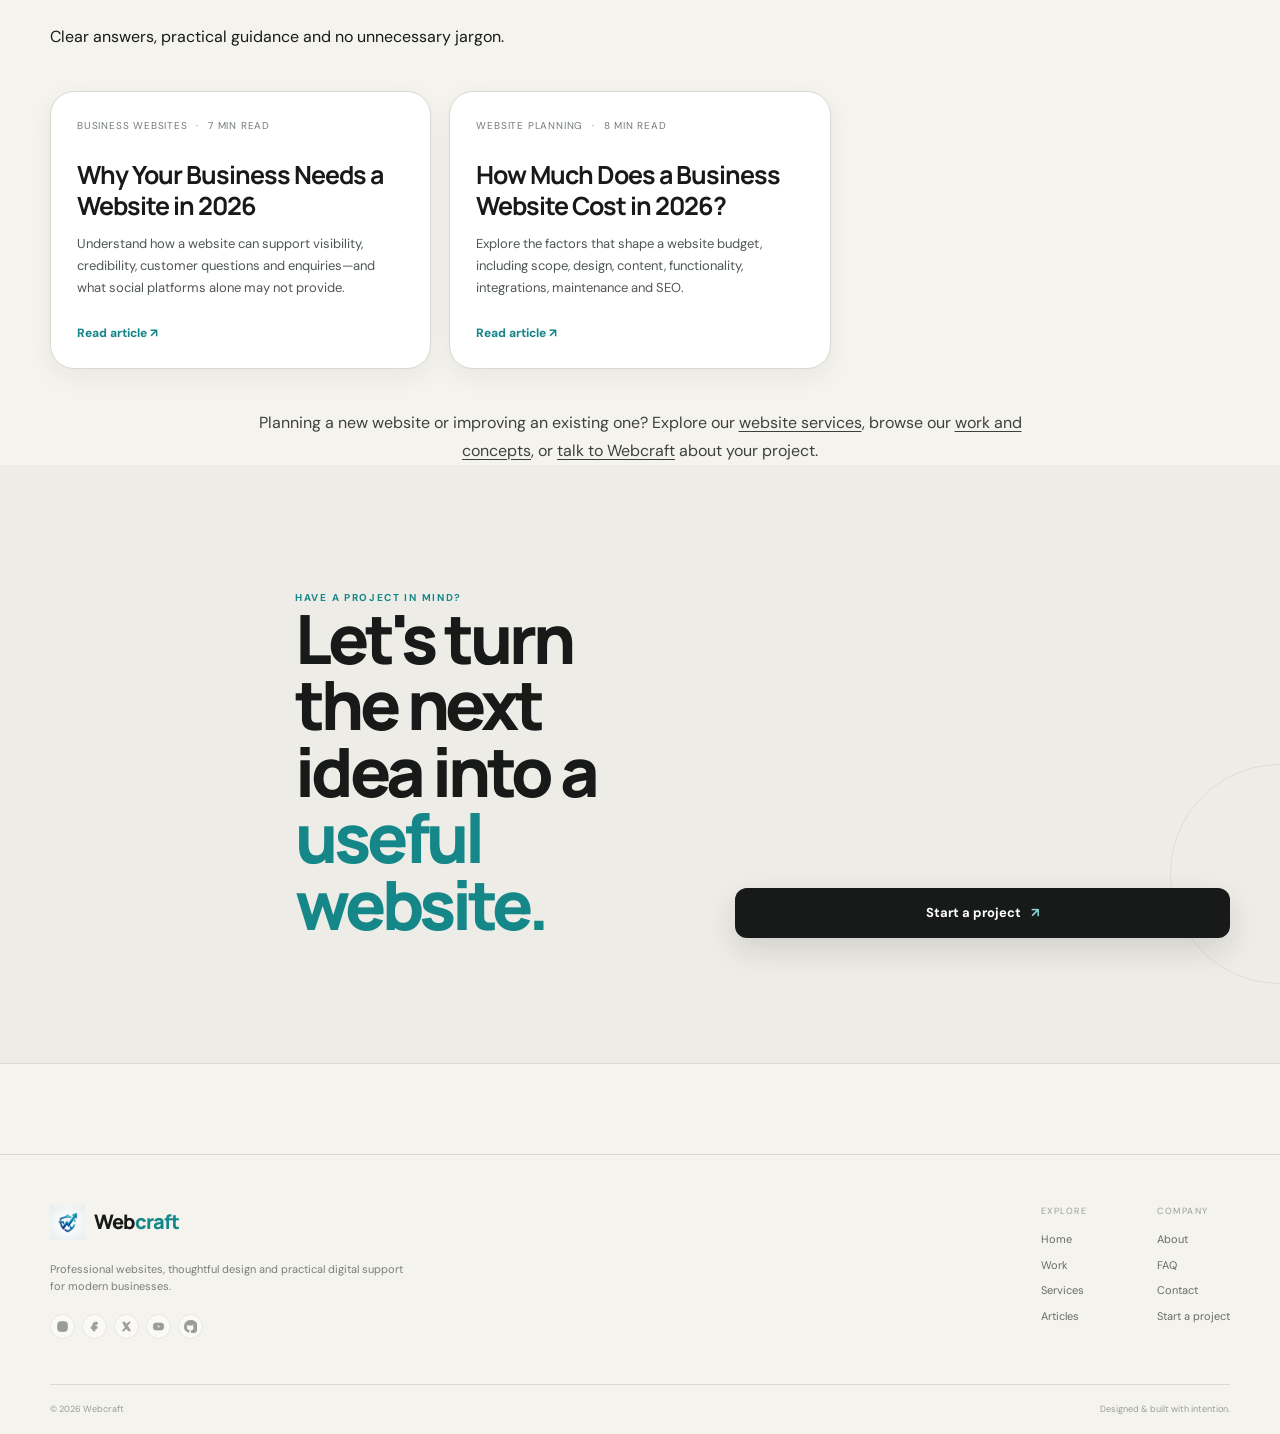
<file: pages/process/process.html>
<!doctype html><html lang="en"><head><meta charset="utf-8"><meta name="robots" content="noindex,follow"><meta http-equiv="refresh" content="0;url=/pages/articles/articles.html"><link rel="canonical" href="https://webcraftboys.github.io/pages/articles/articles.html"><title>Webcraft Articles</title><script>window.location.replace('/pages/articles/articles.html');</script></head><body><p>This page has moved. <a href="/pages/articles/articles.html">Go to Webcraft Articles</a>.</p></body></html>
</file>
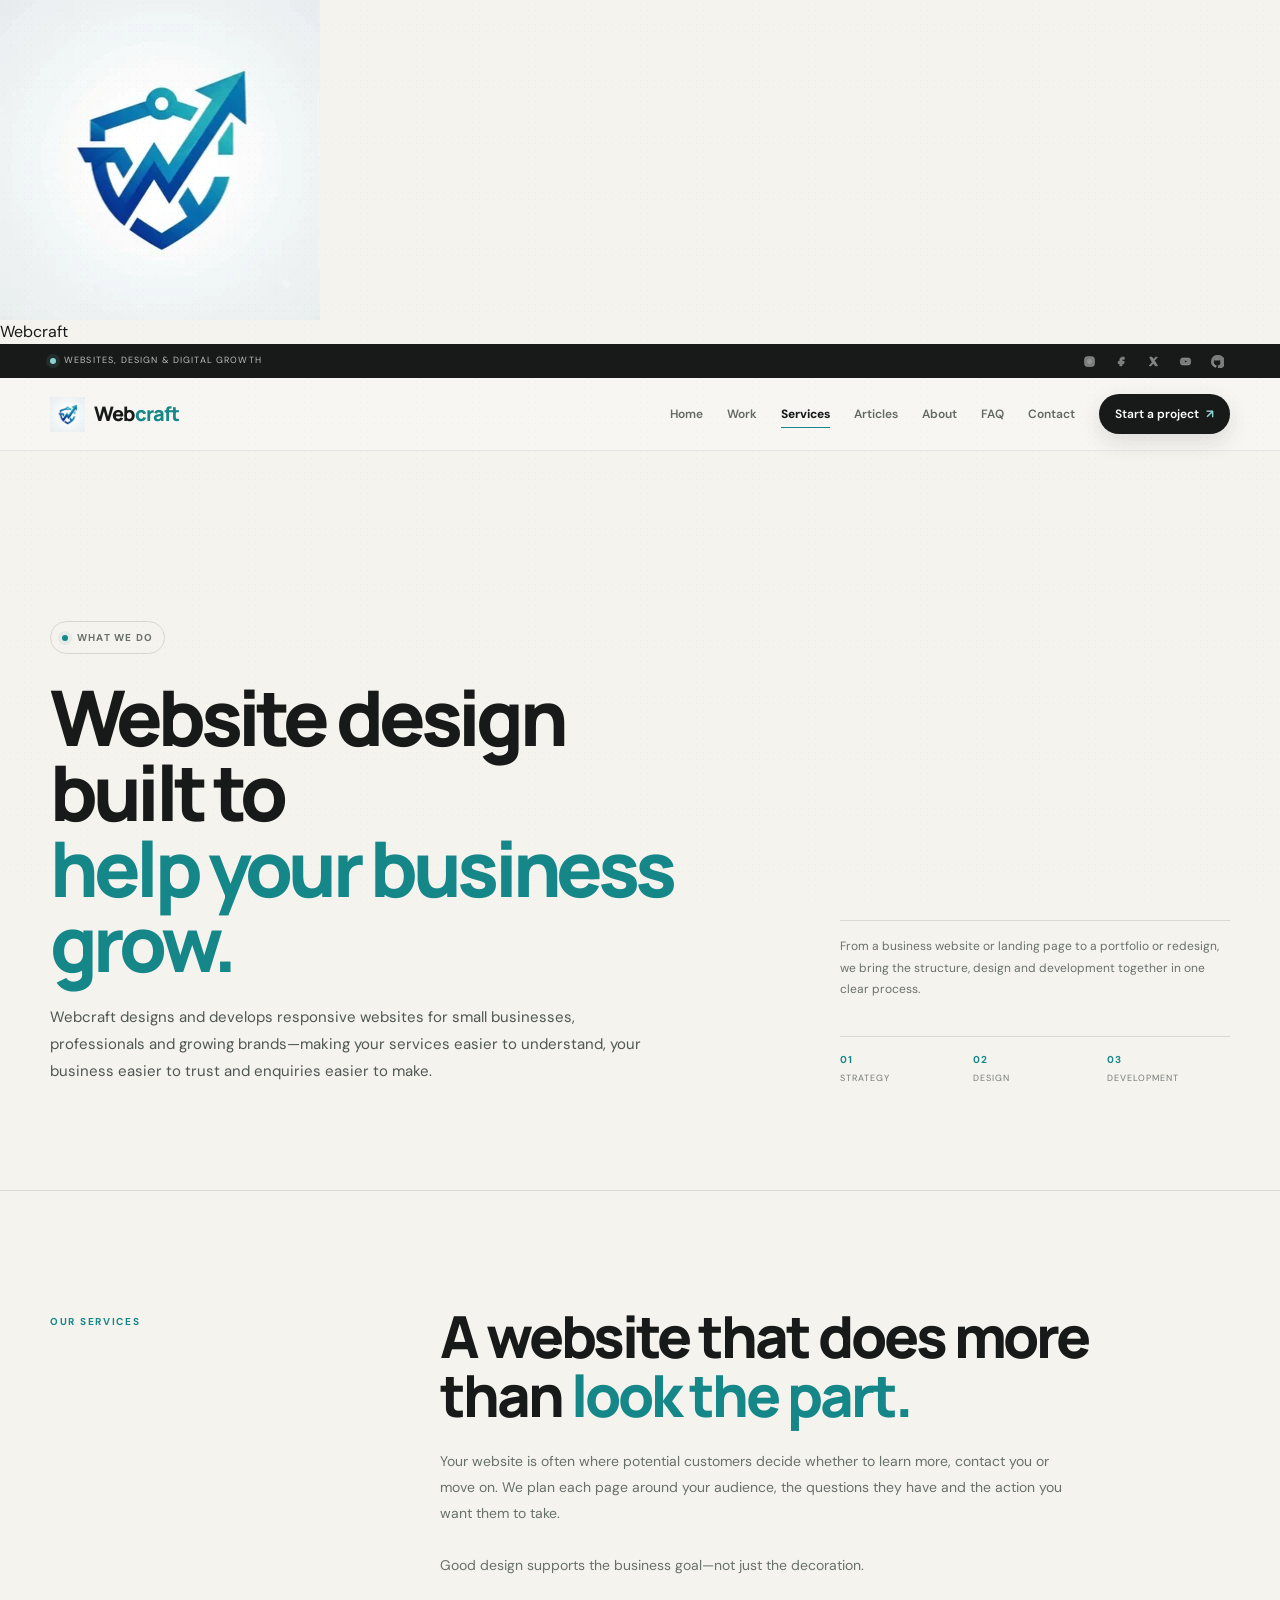
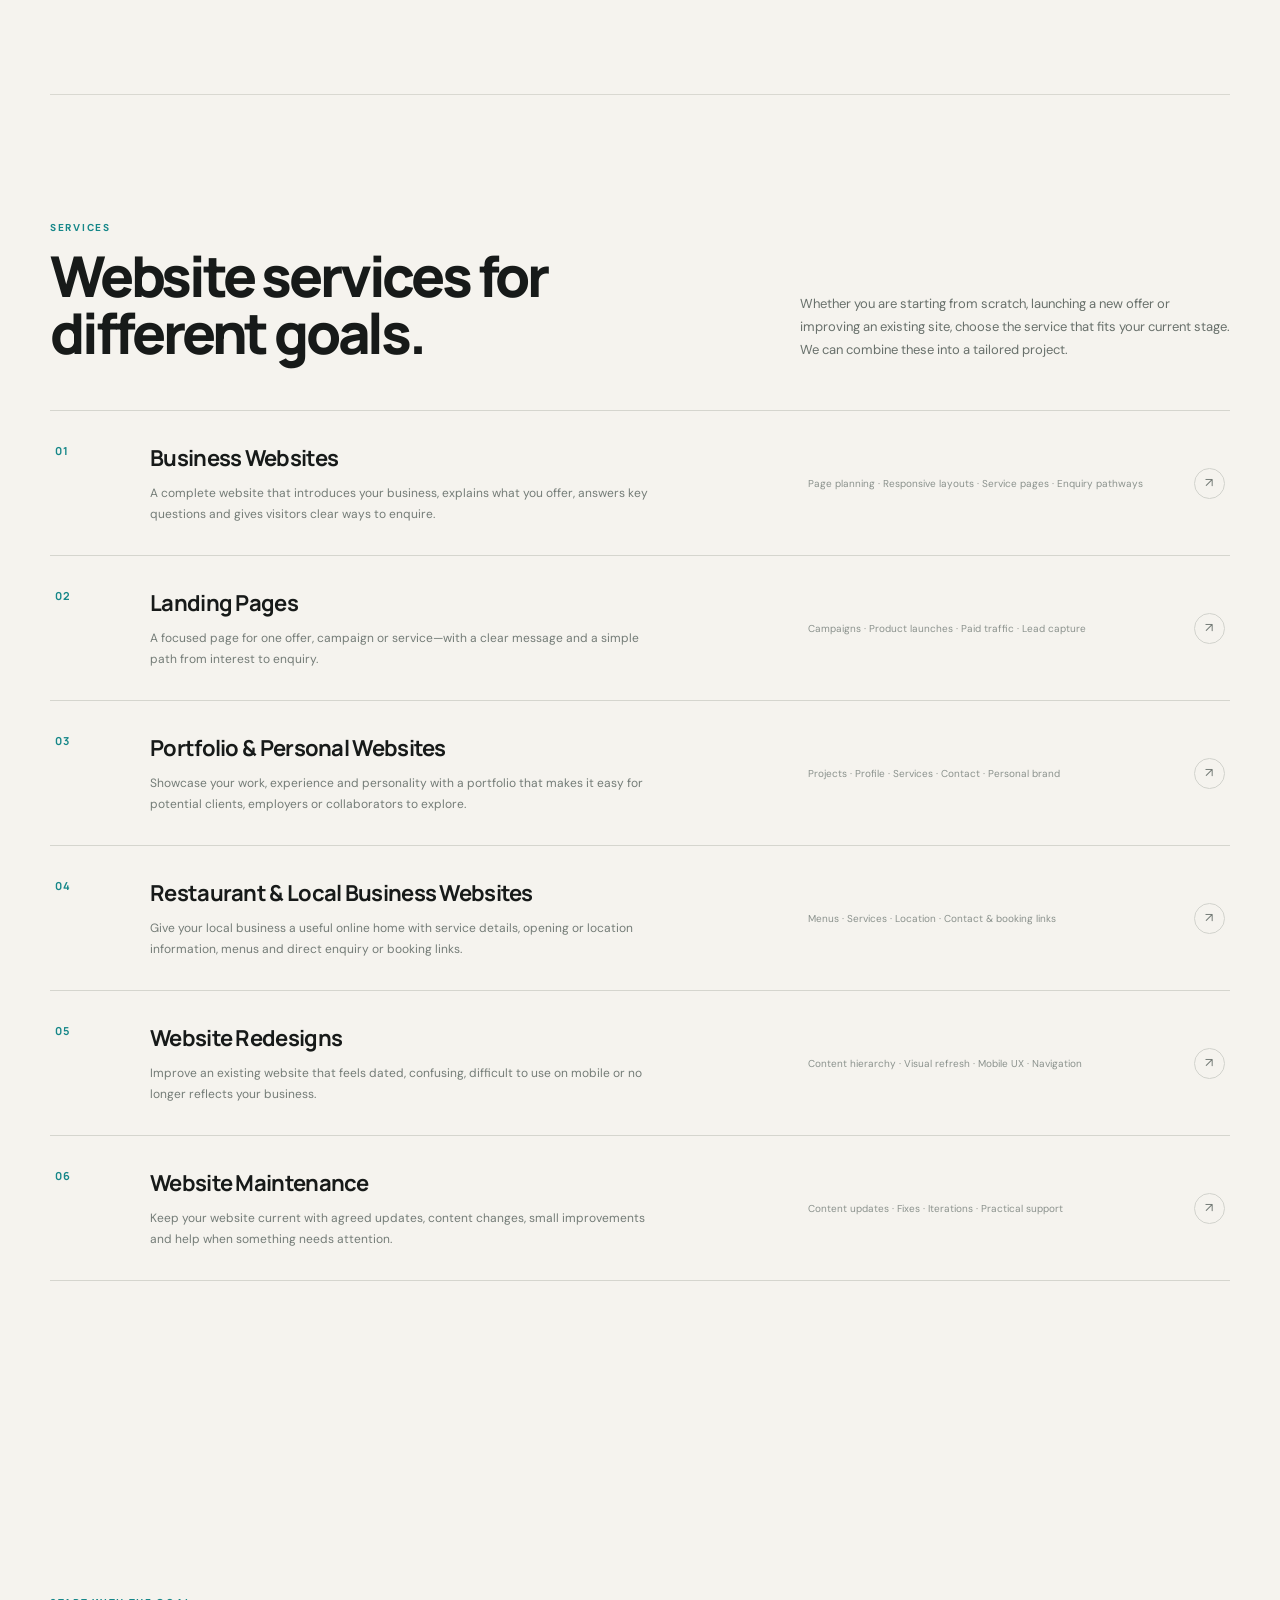
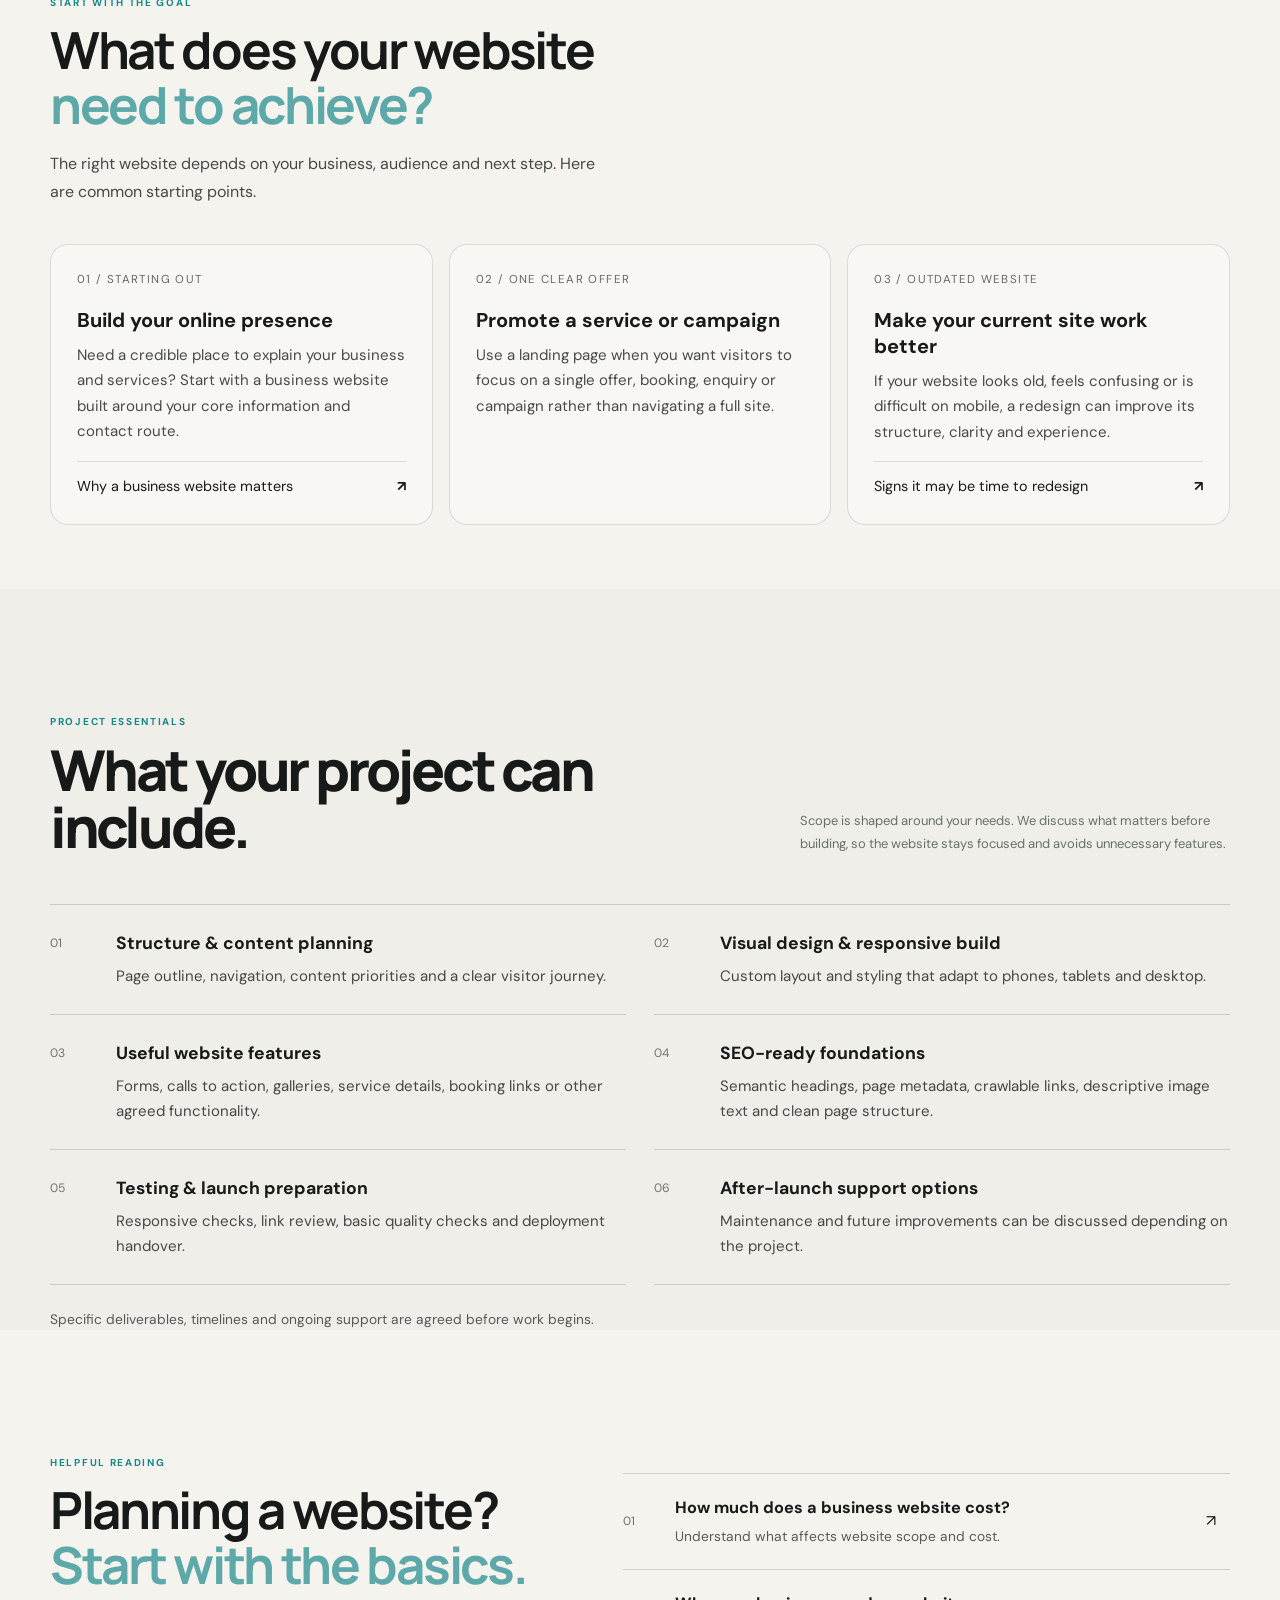
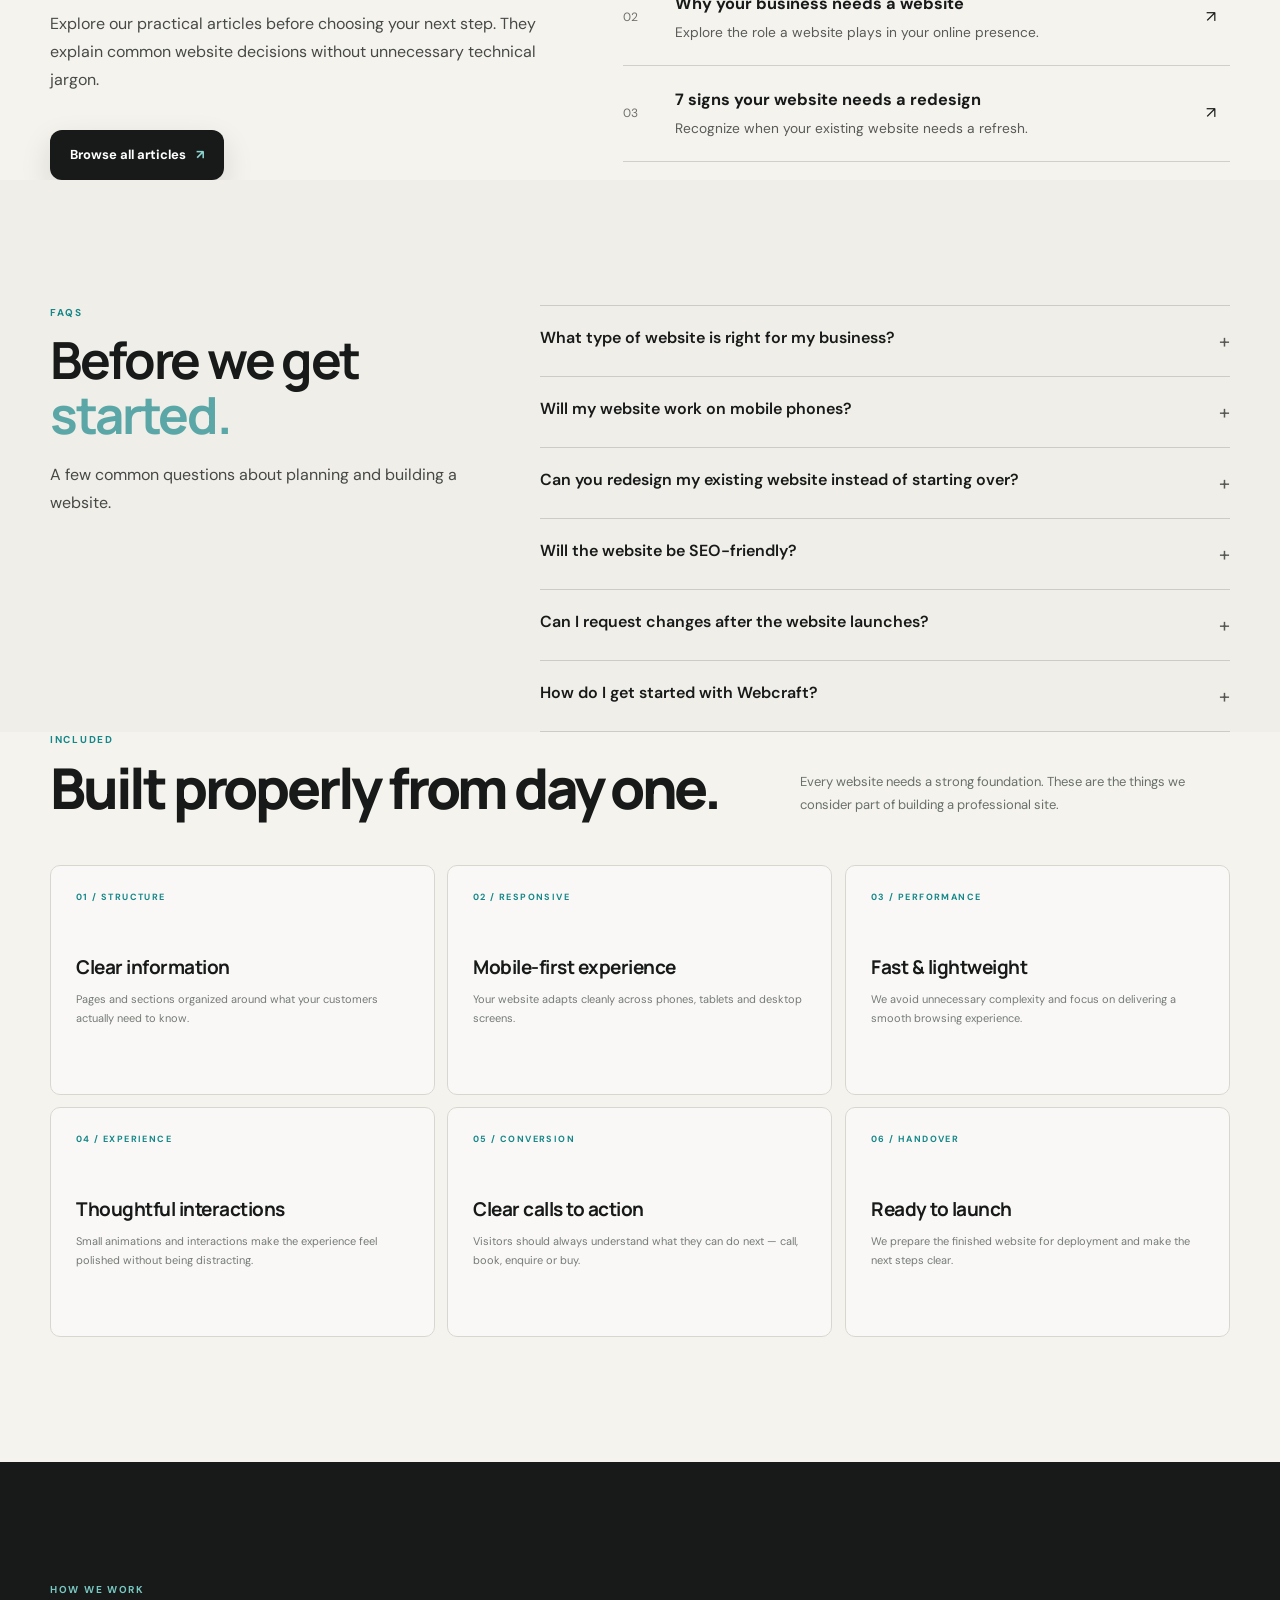
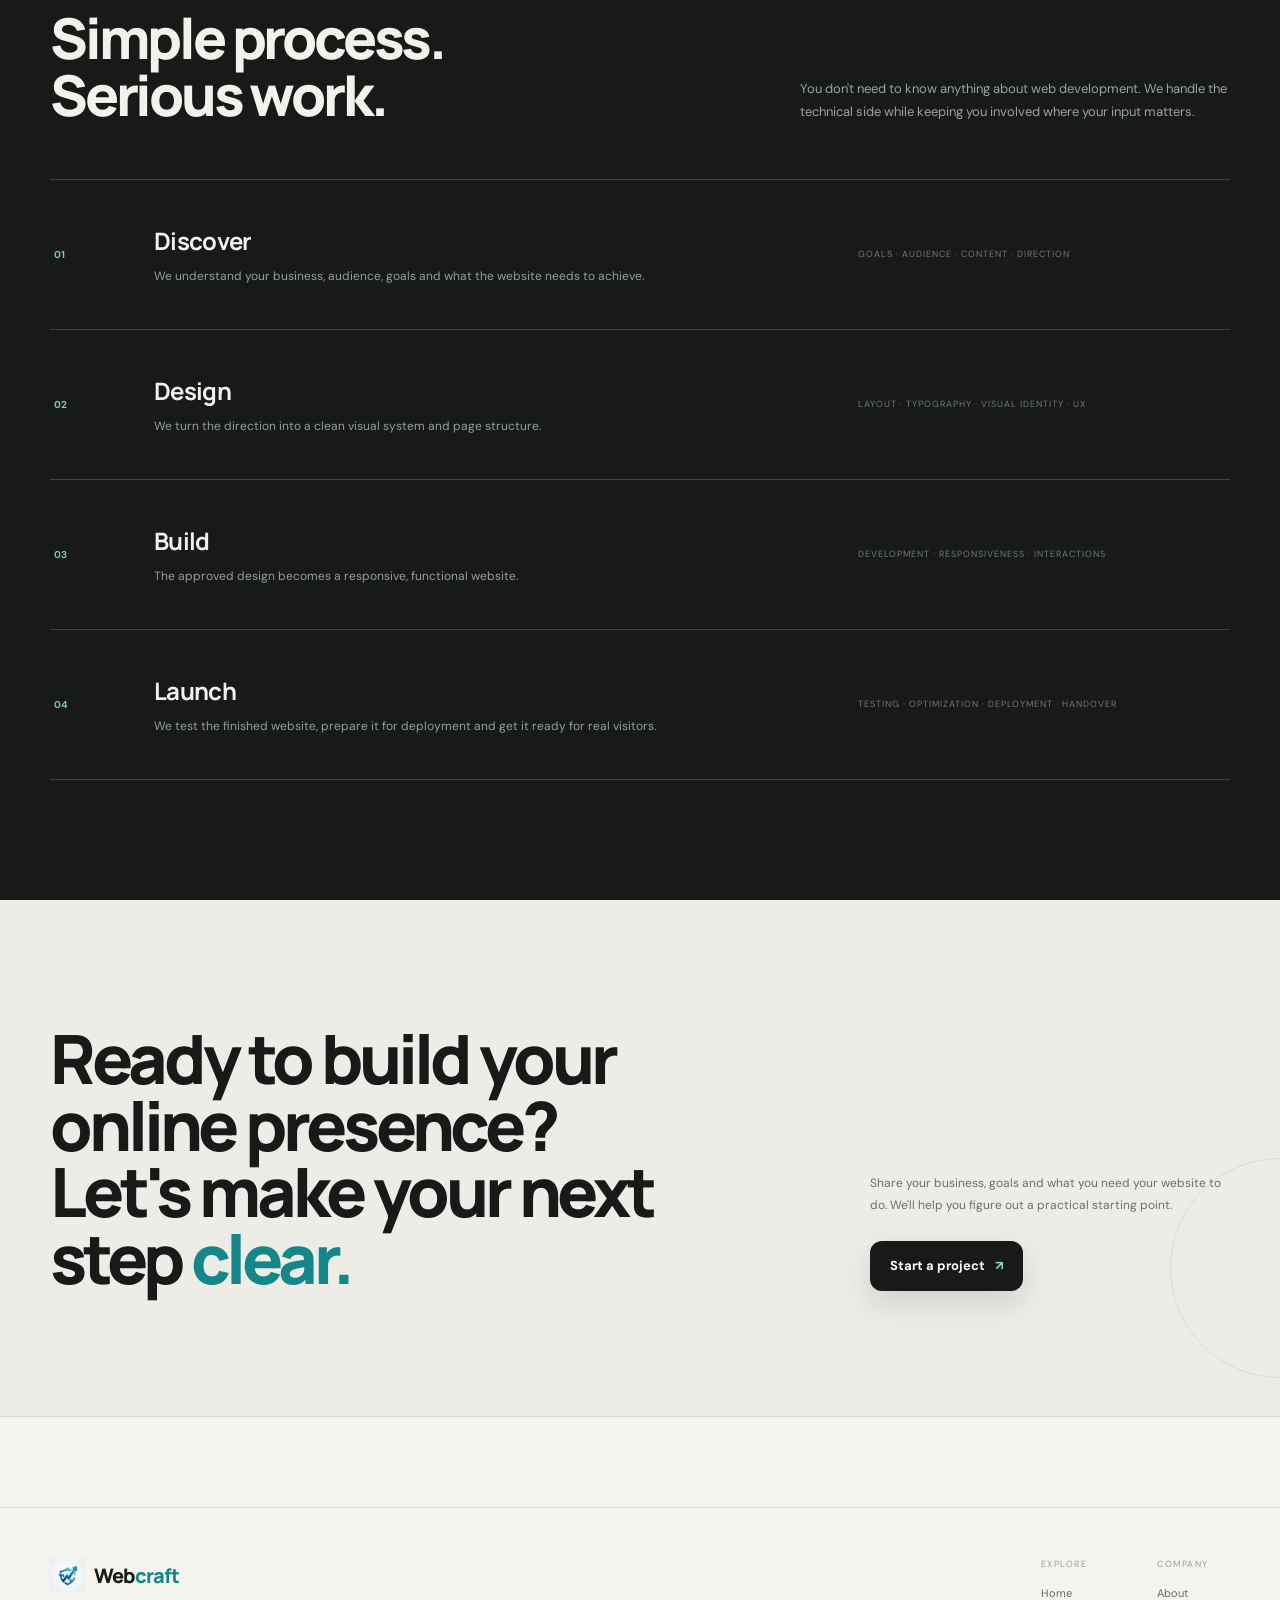
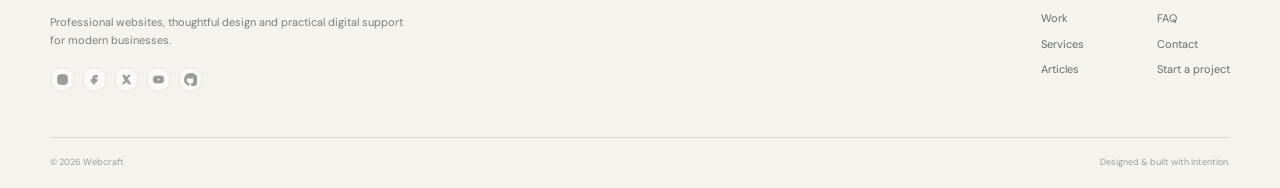
<file: pages/services/services.html>
<!DOCTYPE html>

<html lang="en">
<head>
<!-- Google tag (gtag.js) -->
<script async="" src="https://www.googletagmanager.com/gtag/js?id=G-W0EY0KVNQ7"></script>
<script>
  window.dataLayer = window.dataLayer || [];
  function gtag(){dataLayer.push(arguments);}
  gtag('js', new Date());

  gtag('config', 'G-W0EY0KVNQ7');
</script>
<meta charset="utf-8"/>
<meta content="width=device-width, initial-scale=1.0" name="viewport"/>
<meta content="Webcraft" name="author"/>
<meta name="description" content="Website design and development for small businesses, professionals and growing brands. Webcraft builds responsive business websites, landing pages, portfolios and redesigns with practical support."/>
<meta content="#f5f3ee" name="theme-color"/>
<title>Website Design & Development Services for Businesses | Webcraft</title>
<!-- =====================================================
       FONTS
  ====================================================== -->
<link href="https://fonts.googleapis.com" rel="preconnect"/>
<link crossorigin="" href="https://fonts.gstatic.com" rel="preconnect"/>
<link href="https://fonts.googleapis.com/css2?family=DM+Sans:wght@400;500;600;700&amp;family=Manrope:wght@600;700;800&amp;display=swap" rel="stylesheet"/>
<!-- =====================================================
       SHARED STYLES
  ====================================================== -->
<link href="../../css/styles.css" rel="stylesheet"/>
<link href="../../css/pages.css" rel="stylesheet"/>
<link href="../../assets/logo/favicon.png" rel="icon" type="image/png"/>
<link href="https://webcraftboys.github.io/pages/services/services.html" rel="canonical"/>
<meta content="index,follow,max-image-preview:large" name="robots"/>
<meta content="https://webcraftboys.github.io/pages/services/services.html" property="og:url"/>
<meta content="Webcraft" property="og:site_name"/>
<meta content="en_US" property="og:locale"/>
<meta content="https://webcraftboys.github.io/assets/logo/logo.webp" property="og:image"/>
<meta content="summary_large_image" name="twitter:card"/>
<meta content="Website Design & Development Services | Webcraft" name="twitter:title"/>
<meta content="Business websites, landing pages, portfolios, website redesigns and maintenance—designed to look professional and help visitors take action." name="twitter:description"/>
<script type="application/ld+json">{"@context":"https://schema.org","@graph":[{"@type":"WebPage","@id":"https://webcraftboys.github.io/pages/services/services.html#webpage","url":"https://webcraftboys.github.io/pages/services/services.html","name":"Website Design & Development Services for Businesses | Webcraft","description":"Website design and development services for small businesses, professionals and growing brands.","isPartOf":{"@id":"https://webcraftboys.github.io/#website"},"about":{"@id":"https://webcraftboys.github.io/#organization"}},{"@type":"WebSite","@id":"https://webcraftboys.github.io/#website","url":"https://webcraftboys.github.io/","name":"Webcraft","publisher":{"@id":"https://webcraftboys.github.io/#organization"}},{"@type":"Organization","@id":"https://webcraftboys.github.io/#organization","name":"Webcraft","url":"https://webcraftboys.github.io/","logo":"https://webcraftboys.github.io/assets/logo/logo.webp"},{"@type":"ItemList","name":"Website services by Webcraft","itemListElement":[{"@type":"Service","name":"Business Website Design and Development","description":"Responsive business websites with clear structure, custom visual design, useful content and contact pathways.","provider":{"@id":"https://webcraftboys.github.io/#organization"}},{"@type":"Service","name":"Landing Page Design","description":"Focused landing pages for campaigns, products, services and lead generation.","provider":{"@id":"https://webcraftboys.github.io/#organization"}},{"@type":"Service","name":"Portfolio and Personal Websites","description":"Portfolio websites for freelancers, creators, professionals and personal brands.","provider":{"@id":"https://webcraftboys.github.io/#organization"}},{"@type":"Service","name":"Local Business Website Design","description":"Websites that present local businesses, service information, location details and enquiry options.","provider":{"@id":"https://webcraftboys.github.io/#organization"}},{"@type":"Service","name":"Website Redesign","description":"Visual, usability, structure and mobile improvements for existing websites.","provider":{"@id":"https://webcraftboys.github.io/#organization"}},{"@type":"Service","name":"Website Maintenance","description":"Website updates, content changes, improvements and ongoing support.","provider":{"@id":"https://webcraftboys.github.io/#organization"}}]},{"@type":"FAQPage","mainEntity":[{"@type":"Question","name":"What type of website is right for my business?","acceptedAnswer":{"@type":"Answer","text":"It depends on your goals, audience and content. A small service business may need a focused set of pages for services, about, FAQs and enquiries. A campaign may need a single landing page. We can help determine a sensible scope before building."}},{"@type":"Question","name":"Will my website work on mobile phones?","acceptedAnswer":{"@type":"Answer","text":"Responsive design is part of the build. Layouts are planned and checked for smaller screens as well as desktop, including readable content, navigation and touch-friendly interactions."}},{"@type":"Question","name":"Can you redesign my existing website instead of starting over?","acceptedAnswer":{"@type":"Answer","text":"We can review what is already working, identify usability or visual issues and decide whether to refresh the existing structure or rebuild parts of it. The approach depends on the current site and goals."}},{"@type":"Question","name":"Will the website be SEO-friendly?","acceptedAnswer":{"@type":"Answer","text":"Websites are built with SEO fundamentals in mind, including meaningful page titles, descriptions, heading structure, mobile responsiveness, internal links and crawlable content. Rankings or traffic cannot be guaranteed."}},{"@type":"Question","name":"Can I request changes after the website launches?","acceptedAnswer":{"@type":"Answer","text":"Changes and further improvements can be planned after launch. Depending on needs, updates, maintenance or a separate improvement project can be discussed."}},{"@type":"Question","name":"How do I get started with Webcraft?","acceptedAnswer":{"@type":"Answer","text":"Send a short description of your business, what the website should do and any examples or ideas. We can then discuss project scope and next steps."}}]}]}</script>
<meta content="Website Design & Development Services | Webcraft" property="og:title"/>
<meta content="Business websites, landing pages, portfolios, website redesigns and maintenance—designed to look professional and help visitors take action." property="og:description"/>
<meta content="website" property="og:type"/><meta content="https://webcraftboys.github.io/assets/logo/logo.webp" name="twitter:image"/><style>
/* Services page enhancements */
.svc-guide-section,.svc-deliverables-section,.svc-resources-section,.svc-faq-section{position:relative;}
.svc-guide-wrap{padding-top:clamp(28px,5vw,72px);padding-bottom:clamp(28px,5vw,72px)}
.svc-guide-heading{max-width:720px;margin-bottom:38px}.svc-guide-heading h2,.svc-resources-copy h2,.svc-faq-heading h2{font-family:Manrope,sans-serif;font-size:clamp(2rem,4vw,3.65rem);line-height:1.08;letter-spacing:-.045em;margin:12px 0 18px}.svc-guide-heading h2 em,.svc-resources-copy h2 em,.svc-faq-heading h2 em{font-style:normal;opacity:.68}.svc-guide-heading p,.svc-resources-copy>p,.svc-faq-heading>p{max-width:570px;line-height:1.75;opacity:.78}
.svc-guide-grid{display:grid;grid-template-columns:repeat(3,minmax(0,1fr));gap:16px}.svc-guide-card{padding:26px;border:1px solid rgba(25,25,25,.13);border-radius:18px;background:rgba(255,255,255,.32);min-height:245px;display:flex;flex-direction:column}.svc-guide-card>span{font-size:.72rem;letter-spacing:.12em;opacity:.65}.svc-guide-card h3{font-size:1.25rem;line-height:1.3;margin:18px 0 10px}.svc-guide-card p{font-size:.94rem;line-height:1.7;opacity:.78;margin:0 0 16px}.svc-guide-card a{margin-top:auto;display:inline-flex;justify-content:space-between;gap:10px;text-decoration:none;border-top:1px solid rgba(20,20,20,.12);padding-top:14px;font-size:.9rem}
.svc-deliverables-section{background:#f0eee8}.svc-deliverables-grid{display:grid;grid-template-columns:repeat(2,minmax(0,1fr));gap:0 28px;border-top:1px solid rgba(20,20,20,.16)}.svc-deliverable{display:grid;grid-template-columns:52px 1fr;gap:14px;padding:25px 0;border-bottom:1px solid rgba(20,20,20,.16)}.svc-deliverable>span{font-size:.76rem;opacity:.58;padding-top:4px}.svc-deliverable h3{font-size:1.1rem;margin:0 0 8px}.svc-deliverable p{font-size:.94rem;line-height:1.65;opacity:.78;margin:0}.svc-note{margin:24px 0 0;font-size:.86rem;opacity:.7}
.svc-resources-inner{display:grid;grid-template-columns:.9fr 1.1fr;gap:clamp(32px,6vw,88px);align-items:center}.svc-resources-copy .btn{margin-top:20px}.svc-resource-links{border-top:1px solid rgba(20,20,20,.16)}.svc-resource-links>a{display:grid;grid-template-columns:36px 1fr 24px;gap:16px;align-items:center;padding:22px 0;border-bottom:1px solid rgba(20,20,20,.16);text-decoration:none}.svc-resource-links>a>span{font-size:.75rem;opacity:.6}.svc-resource-links h3{font-size:1.02rem;margin:0 0 6px}.svc-resource-links p{font-size:.86rem;line-height:1.5;margin:0;opacity:.7}.svc-resource-links>a>b{font-weight:400;transition:transform .2s}.svc-resource-links>a:hover>b{transform:translate(3px,-3px)}
.svc-faq-section{background:#f0eee8}.svc-faq-wrap{display:grid;grid-template-columns:.75fr 1.25fr;gap:clamp(28px,6vw,80px)}.svc-faq-list{border-top:1px solid rgba(20,20,20,.16)}.svc-faq-list details{border-bottom:1px solid rgba(20,20,20,.16);padding:20px 0}.svc-faq-list summary{font-weight:600;cursor:pointer;list-style:none;display:flex;justify-content:space-between;gap:16px}.svc-faq-list summary::-webkit-details-marker{display:none}.svc-faq-list summary:after{content:'+';font-size:1.25rem;font-weight:400;opacity:.7}.svc-faq-list details[open] summary:after{content:'−'}.svc-faq-list details p{line-height:1.75;font-size:.94rem;opacity:.78;margin:14px 0 0;max-width:720px}
@media(max-width:850px){.svc-guide-grid{grid-template-columns:1fr}.svc-guide-card{min-height:auto}.svc-resources-inner,.svc-faq-wrap{grid-template-columns:1fr}.svc-deliverables-grid{grid-template-columns:1fr}}
</style>
</head>
<body>
<a class="skip-link" href="#main-content">Skip to content</a>
<!-- =====================================================
       PAGE LOADER
  ====================================================== -->
<div aria-hidden="true" class="site-loader" id="loader">
<div aria-hidden="true" class="loader-grid">
<i></i>
<i></i>
<i></i>
<i></i>
<i></i>
<i></i>
<i></i>
<i></i>
<i></i>
</div>
<div class="loader-brand">
<img alt="" decoding="async" height="320" src="../../assets/logo/logo.webp" width="320"/>
<span>Webcraft</span>
</div>
</div>
<!-- =====================================================
       NAVIGATION
  ====================================================== -->
<header class="site-header">
<div class="utility-bar">
<div class="container utility-inner">
<span class="utility-note"><span class="utility-dot"></span> Websites, design &amp; digital growth</span>
<div aria-label="Webcraft social media" class="social-links"><a aria-label="Instagram" class="social-icon" data-social="instagram" href="#" rel="noopener noreferrer" target="_blank"><svg aria-hidden="true" viewbox="0 0 24 24"><rect height="18" rx="5" width="18" x="3" y="3"></rect><circle cx="12" cy="12" r="4"></circle><circle class="fill" cx="17.5" cy="6.5" r="1"></circle></svg></a><a aria-label="Facebook" class="social-icon" data-social="facebook" href="#" rel="noopener noreferrer" target="_blank"><svg aria-hidden="true" viewbox="0 0 24 24"><path d="M14 8h3V4h-3c-3.3 0-5 1.9-5 5v3H6v4h3v4h4v-4h3.2l.8-4H13V9c0-.7.3-1 1-1Z"></path></svg></a><a aria-label="X" class="social-icon" data-social="x" href="#" rel="noopener noreferrer" target="_blank"><svg aria-hidden="true" viewbox="0 0 24 24"><path d="M5 4h4.1l3.1 4.4L15.8 4H19l-5.3 6.1L19.4 20h-4.1l-3.5-5-4.3 5H4.2l5.5-6.4L5 4Zm2.5 1.8 8.8 12.4h.9L8.4 5.8h-.9Z"></path></svg></a><a aria-label="Youtube" class="social-icon" data-social="youtube" href="#" rel="noopener noreferrer" target="_blank"><svg aria-hidden="true" viewbox="0 0 24 24"><path d="M21 8.1a2.8 2.8 0 0 0-2-2C17.2 5.6 12 5.6 12 5.6s-5.2 0-7 .5a2.8 2.8 0 0 0-2 2C2.5 9.9 2.5 12 2.5 12s0 2.1.5 3.9a2.8 2.8 0 0 0 2 2c1.8.5 7 .5 7 .5s5.2 0 7-.5a2.8 2.8 0 0 0 2-2c.5-1.8.5-3.9.5-3.9s0-2.1-.5-3.9ZM10 15.6V8.4l6 3.6-6 3.6Z"></path></svg></a><a aria-label="Github" class="social-icon" data-social="github" href="#" rel="noopener noreferrer" target="_blank"><svg aria-hidden="true" viewbox="0 0 24 24"><path d="M12 .8a11.2 11.2 0 0 0-3.5 21.8c.6.1.8-.3.8-.6v-2.1c-3.1.7-3.8-1.3-3.8-1.3-.5-1.3-1.2-1.6-1.2-1.6-1-.7.1-.7.1-.7 1.1.1 1.7 1.1 1.7 1.1 1 .1.8 2 .8 2 0 1.6 1 1.9 1.9 1.9.1-.7.4-1.2.7-1.5-2.5-.3-5.1-1.2-5.1-5.5 0-1.2.4-2.2 1.1-3-.1-.3-.5-1.4.1-2.9 0 0 .9-.3 3 1.1a10.4 10.4 0 0 1 5.4 0c2.1-1.4 3-1.1 3-1.1.6 1.5.2 2.6.1 2.9.7.8 1.1 1.8 1.1 3 0 4.3-2.6 5.2-5.1 5.5.4.3.7 1 .7 2v3c0 .3.2.7.8.6A11.2 11.2 0 0 0 12 .8Z"></path></svg></a></div>
</div>
</div>
<div class="nav-wrap">
<nav aria-label="Main navigation" class="nav container">
<a aria-label="Webcraft home" class="brand" href="/">
<img alt="Webcraft" decoding="async" height="35" src="/assets/logo/logo.webp" width="35"/>
<span>Web<span>craft</span></span>
</a>
<div class="nav-links" id="navLinks">
<a href="/">Home</a>
<a href="/pages/work/work.html">Work</a>
<a href="/pages/services/services.html">Services</a>
<a href="/pages/articles/articles.html">Articles</a>
<a href="/pages/about/about.html">About</a>
<a href="/pages/faq/faq.html">FAQ</a>
<a href="/pages/contact/contact.html">Contact</a>
<a class="nav-cta" href="/pages/contact/contact.html">Start a project <b>↗</b></a>
</div>
<button aria-controls="navLinks" aria-expanded="false" aria-label="Open navigation" class="menu-toggle" type="button">
<span></span><span></span><span></span>
</button>
</nav>
</div>
</header>
<!-- =====================================================
       MAIN
  ====================================================== -->
<main id="main-content">
<!-- ===================================================
     HERO
==================================================== -->
<section class="page-hero">
<div class="container page-hero-inner">
<div class="page-hero-copy reveal">
<span class="eyebrow">
<span></span>

        What we do

      </span>
<h1>

        Website design built to
        <em>help your business grow.</em>
</h1>
<p class="page-hero-text">

        Webcraft designs and develops responsive websites for small businesses, professionals and growing brands—making your services easier to understand, your business easier to trust and enquiries easier to make.

      </p>
</div>
<div class="page-hero-side reveal">
<p>

        From a business website or landing page to a portfolio or redesign, we bring the structure, design and development together in one clear process.

      </p>
<div class="page-hero-meta">
<span>
<strong>01</strong>

          Strategy

        </span>
<span>
<strong>02</strong>

          Design

        </span>
<span>
<strong>03</strong>

          Development

        </span>
</div>
</div>
</div>
</section>
<!-- ===================================================
     INTRO
==================================================== -->
<section class="page-intro">
<div class="container page-intro-grid">
<div class="page-intro-label reveal">

      Our services

    </div>
<div class="page-intro-content reveal">
<h2>

        A website that does more than
        <em>look the part.</em>
</h2>
<p>

        Your website is often where potential customers decide whether to learn more, contact you or move on. We plan each page around your audience, the questions they have and the action you want them to take.

        <br/><br/>

        Good design supports the business goal—not just the decoration.

      </p>
</div>
</div>
</section>
<!-- ===================================================
     SERVICES
==================================================== -->
<section class="section services-main-section">
<div class="container">
<div class="section-heading reveal">
<div>
<span class="section-kicker">
          Services
        </span>
<h2>
          Website services for different goals.
        </h2>
</div>
<p>

        Whether you are starting from scratch, launching a new offer or improving an existing site, choose the service that fits your current stage. We can combine these into a tailored project.

      </p>
</div>
<div class="services-page-list">
<!-- =================================================
           SERVICE 01
      ================================================== -->
<article class="services-page-item reveal">
<span class="services-page-number">
          01
        </span>
<div class="services-page-main">
<h3>
            Business Websites
          </h3>
<p>

            A complete website that introduces your business, explains what you offer, answers key questions and gives visitors clear ways to enquire.

          </p>
</div>
<span class="services-page-detail">

          Page planning · Responsive layouts · Service pages · Enquiry pathways

        </span>
<span aria-hidden="true" class="services-page-arrow">
          ↗
        </span>
</article>
<!-- =================================================
           SERVICE 02
      ================================================== -->
<article class="services-page-item reveal">
<span class="services-page-number">
          02
        </span>
<div class="services-page-main">
<h3>
            Landing Pages
          </h3>
<p>

            A focused page for one offer, campaign or service—with a clear message and a simple path from interest to enquiry.

          </p>
</div>
<span class="services-page-detail">

          Campaigns · Product launches · Paid traffic · Lead capture

        </span>
<span aria-hidden="true" class="services-page-arrow">
          ↗
        </span>
</article>
<!-- =================================================
           SERVICE 03
      ================================================== -->
<article class="services-page-item reveal">
<span class="services-page-number">
          03
        </span>
<div class="services-page-main">
<h3>
            Portfolio &amp; Personal Websites
          </h3>
<p>

            Showcase your work, experience and personality with a portfolio that makes it easy for potential clients, employers or collaborators to explore.

          </p>
</div>
<span class="services-page-detail">

          Projects · Profile · Services · Contact · Personal brand

        </span>
<span aria-hidden="true" class="services-page-arrow">
          ↗
        </span>
</article>
<!-- =================================================
           SERVICE 04
      ================================================== -->
<article class="services-page-item reveal">
<span class="services-page-number">
          04
        </span>
<div class="services-page-main">
<h3>
            Restaurant &amp; Local Business Websites
          </h3>
<p>

            Give your local business a useful online home with service details, opening or location information, menus and direct enquiry or booking links.

          </p>
</div>
<span class="services-page-detail">

          Menus · Services · Location ·
          Contact &amp; booking links

        </span>
<span aria-hidden="true" class="services-page-arrow">
          ↗
        </span>
</article>
<!-- =================================================
           SERVICE 05
      ================================================== -->
<article class="services-page-item reveal">
<span class="services-page-number">
          05
        </span>
<div class="services-page-main">
<h3>
            Website Redesigns
          </h3>
<p>

            Improve an existing website that feels dated, confusing, difficult to use on mobile or no longer reflects your business.

          </p>
</div>
<span class="services-page-detail">

          Content hierarchy · Visual refresh · Mobile UX · Navigation

        </span>
<span aria-hidden="true" class="services-page-arrow">
          ↗
        </span>
</article>
<!-- =================================================
           SERVICE 06
      ================================================== -->
<article class="services-page-item reveal">
<span class="services-page-number">
          06
        </span>
<div class="services-page-main">
<h3>
            Website Maintenance
          </h3>
<p>

            Keep your website current with agreed updates, content changes, small improvements and help when something needs attention.

          </p>
</div>
<span class="services-page-detail">

          Content updates · Fixes · Iterations · Practical support

        </span>
<span aria-hidden="true" class="services-page-arrow">
          ↗
        </span>
</article>
</div>
</div>
</section>
<!-- ===================================================
     SERVICE SELECTION GUIDE
==================================================== -->
<section class="section svc-guide-section">
  <div class="container svc-guide-wrap">
    <div class="svc-guide-heading reveal">
      <span class="section-kicker">Start with the goal</span>
      <h2>What does your website<br/><em>need to achieve?</em></h2>
      <p>The right website depends on your business, audience and next step. Here are common starting points.</p>
    </div>
    <div class="svc-guide-grid">
      <article class="svc-guide-card reveal"><span>01 / STARTING OUT</span><h3>Build your online presence</h3><p>Need a credible place to explain your business and services? Start with a business website built around your core information and contact route.</p><a href="../articles/business-needs-website-2026.html">Why a business website matters <b>↗</b></a></article>
      <article class="svc-guide-card reveal"><span>02 / ONE CLEAR OFFER</span><h3>Promote a service or campaign</h3><p>Use a landing page when you want visitors to focus on a single offer, booking, enquiry or campaign rather than navigating a full site.</p></article>
      <article class="svc-guide-card reveal"><span>03 / OUTDATED WEBSITE</span><h3>Make your current site work better</h3><p>If your website looks old, feels confusing or is difficult on mobile, a redesign can improve its structure, clarity and experience.</p><a href="../articles/7-signs-business-website-needs-redesign.html">Signs it may be time to redesign <b>↗</b></a></article>
    </div>
  </div>
</section>
<!-- ===================================================
     DELIVERABLES
==================================================== -->
<section class="section svc-deliverables-section">
  <div class="container">
    <div class="section-heading reveal"><div><span class="section-kicker">Project essentials</span><h2>What your project can include.</h2></div><p>Scope is shaped around your needs. We discuss what matters before building, so the website stays focused and avoids unnecessary features.</p></div>
    <div class="svc-deliverables-grid">
      <div class="svc-deliverable reveal"><span>01</span><div><h3>Structure &amp; content planning</h3><p>Page outline, navigation, content priorities and a clear visitor journey.</p></div></div>
      <div class="svc-deliverable reveal"><span>02</span><div><h3>Visual design &amp; responsive build</h3><p>Custom layout and styling that adapt to phones, tablets and desktop.</p></div></div>
      <div class="svc-deliverable reveal"><span>03</span><div><h3>Useful website features</h3><p>Forms, calls to action, galleries, service details, booking links or other agreed functionality.</p></div></div>
      <div class="svc-deliverable reveal"><span>04</span><div><h3>SEO-ready foundations</h3><p>Semantic headings, page metadata, crawlable links, descriptive image text and clean page structure.</p></div></div>
      <div class="svc-deliverable reveal"><span>05</span><div><h3>Testing &amp; launch preparation</h3><p>Responsive checks, link review, basic quality checks and deployment handover.</p></div></div>
      <div class="svc-deliverable reveal"><span>06</span><div><h3>After-launch support options</h3><p>Maintenance and future improvements can be discussed depending on the project.</p></div></div>
    </div>
    <p class="svc-note">Specific deliverables, timelines and ongoing support are agreed before work begins.</p>
  </div>
</section>
<!-- ===================================================
     RELATED RESOURCES
==================================================== -->
<section class="section svc-resources-section">
 <div class="container svc-resources-inner">
  <div class="svc-resources-copy reveal"><span class="section-kicker">Helpful reading</span><h2>Planning a website?<br/><em>Start with the basics.</em></h2><p>Explore our practical articles before choosing your next step. They explain common website decisions without unnecessary technical jargon.</p><a class="btn btn-dark" href="../articles/articles.html">Browse all articles <span>↗</span></a></div>
  <div class="svc-resource-links reveal"><a href="../articles/website-cost-2026.html"><span>01</span><div><h3>How much does a business website cost?</h3><p>Understand what affects website scope and cost.</p></div><b>↗</b></a><a href="../articles/business-needs-website-2026.html"><span>02</span><div><h3>Why your business needs a website</h3><p>Explore the role a website plays in your online presence.</p></div><b>↗</b></a><a href="../articles/7-signs-business-website-needs-redesign.html"><span>03</span><div><h3>7 signs your website needs a redesign</h3><p>Recognize when your existing website needs a refresh.</p></div><b>↗</b></a></div>
 </div>
</section>
<!-- ===================================================
     FAQ
==================================================== -->
<section class="section svc-faq-section" id="services-faq">
 <div class="container svc-faq-wrap">
  <div class="svc-faq-heading reveal"><span class="section-kicker">FAQs</span><h2>Before we get<br/><em>started.</em></h2><p>A few common questions about planning and building a website.</p></div>
  <div class="svc-faq-list reveal">
   <details><summary>What type of website is right for my business?</summary><p>It depends on your goals, audience and content. A small service business may need a focused set of pages for services, about, FAQs and enquiries. A campaign may need a single landing page. We'll help determine a sensible scope before building.</p></details>
   <details><summary>Will my website work on mobile phones?</summary><p>Responsive design is part of the build. We plan and check layouts for smaller screens as well as desktop, including readable content, navigation and touch-friendly interactions.</p></details>
   <details><summary>Can you redesign my existing website instead of starting over?</summary><p>Yes. We can review what is already working, identify usability or visual issues and decide whether to refresh the existing structure or rebuild parts of it. The approach depends on your current site and goals.</p></details>
   <details><summary>Will the website be SEO-friendly?</summary><p>We build with SEO fundamentals in mind, including meaningful page titles, descriptions, heading structure, mobile responsiveness, internal links and crawlable content. SEO foundations help search engines understand your pages, but rankings or traffic cannot be guaranteed.</p></details>
   <details><summary>Can I request changes after the website launches?</summary><p>Yes. Changes and further improvements can be planned after launch. Depending on what you need, we can discuss updates, maintenance or a separate improvement project.</p></details>
   <details><summary>How do I get started with Webcraft?</summary><p>Send us a short description of your business, what the website should do and any examples or ideas you have. We can then discuss the project scope and next steps.</p></details>
  </div>
 </div>
</section>
<!-- ===================================================
     INCLUDED
==================================================== -->
<section class="section services-included-section">
<div class="container">
<div class="section-heading reveal">
<div>
<span class="section-kicker">
          Included
        </span>
<h2>
          Built properly from day one.
        </h2>
</div>
<p>

        Every website needs a strong foundation.
        These are the things we consider part of
        building a professional site.

      </p>
</div>
<div class="feature-grid">
<!-- 01 -->
<article class="feature-card reveal">
<span class="feature-number">
          01 / STRUCTURE
        </span>
<h3>
          Clear information
        </h3>
<p>

          Pages and sections organized around what
          your customers actually need to know.

        </p>
</article>
<!-- 02 -->
<article class="feature-card reveal">
<span class="feature-number">
          02 / RESPONSIVE
        </span>
<h3>
          Mobile-first experience
        </h3>
<p>

          Your website adapts cleanly across phones,
          tablets and desktop screens.

        </p>
</article>
<!-- 03 -->
<article class="feature-card reveal">
<span class="feature-number">
          03 / PERFORMANCE
        </span>
<h3>
          Fast &amp; lightweight
        </h3>
<p>

          We avoid unnecessary complexity and focus
          on delivering a smooth browsing experience.

        </p>
</article>
<!-- 04 -->
<article class="feature-card reveal">
<span class="feature-number">
          04 / EXPERIENCE
        </span>
<h3>
          Thoughtful interactions
        </h3>
<p>

          Small animations and interactions make the
          experience feel polished without being distracting.

        </p>
</article>
<!-- 05 -->
<article class="feature-card reveal">
<span class="feature-number">
          05 / CONVERSION
        </span>
<h3>
          Clear calls to action
        </h3>
<p>

          Visitors should always understand what they
          can do next — call, book, enquire or buy.

        </p>
</article>
<!-- 06 -->
<article class="feature-card reveal">
<span class="feature-number">
          06 / HANDOVER
        </span>
<h3>
          Ready to launch
        </h3>
<p>

          We prepare the finished website for deployment
          and make the next steps clear.

        </p>
</article>
</div>
</div>
</section>
<!-- ===================================================
     HOW WE WORK
==================================================== -->
<section class="page-dark">
<div class="container">
<div class="section-heading reveal">
<div>
<span class="section-kicker">
          How we work
        </span>
<h2>

          Simple process.
          <br/>
          Serious work.

        </h2>
</div>
<p>

        You don't need to know anything about web
        development. We handle the technical side
        while keeping you involved where your input matters.

      </p>
</div>
<div class="process-page">
<!-- 01 -->
<article class="process-page-item reveal">
<span class="process-page-number">
          01
        </span>
<div class="process-page-main">
<h3>
            Discover
          </h3>
<p>

            We understand your business, audience,
            goals and what the website needs to achieve.

          </p>
</div>
<p class="process-page-detail">

          Goals · Audience · Content · Direction

        </p>
</article>
<!-- 02 -->
<article class="process-page-item reveal">
<span class="process-page-number">
          02
        </span>
<div class="process-page-main">
<h3>
            Design
          </h3>
<p>

            We turn the direction into a clean visual
            system and page structure.

          </p>
</div>
<p class="process-page-detail">

          Layout · Typography · Visual identity · UX

        </p>
</article>
<!-- 03 -->
<article class="process-page-item reveal">
<span class="process-page-number">
          03
        </span>
<div class="process-page-main">
<h3>
            Build
          </h3>
<p>

            The approved design becomes a responsive,
            functional website.

          </p>
</div>
<p class="process-page-detail">

          Development · Responsiveness · Interactions

        </p>
</article>
<!-- 04 -->
<article class="process-page-item reveal">
<span class="process-page-number">
          04
        </span>
<div class="process-page-main">
<h3>
            Launch
          </h3>
<p>

            We test the finished website, prepare it
            for deployment and get it ready for real visitors.

          </p>
</div>
<p class="process-page-detail">

          Testing · Optimization · Deployment · Handover

        </p>
</article>
</div>
</div>
</section>
<!-- ===================================================
     CTA
==================================================== -->
<section class="page-cta">
<div class="container page-cta-inner">
<h2 class="reveal">

      Ready to build your online presence?

      <br/>

      Let's make your next step
      <em>clear.</em>
</h2>
<div class="page-cta-copy reveal">
<p>

        Share your business, goals and what you need your website to do. We'll help you figure out a practical starting point.

      </p>
<a class="btn btn-dark" href="../contact/contact.html">

        Start a project

        <span>↗</span>
</a>
</div>
</div>
</section>
</main>
<!-- =====================================================
       FOOTER
  ====================================================== -->
<footer class="footer">
<div class="container">
<div class="footer-main">
<div class="footer-brand">
<a class="brand" href="/"><img alt="Webcraft" decoding="async" height="35" src="/assets/logo/logo.webp" width="35"/><span>Web<span>craft</span></span></a>
<p>Professional websites, thoughtful design and practical digital support for modern businesses.</p>
<div aria-label="Webcraft social media" class="footer-socials"><a aria-label="Instagram" class="social-icon" data-social="instagram" href="#" rel="noopener noreferrer" target="_blank"><svg aria-hidden="true" viewbox="0 0 24 24"><rect height="18" rx="5" width="18" x="3" y="3"></rect><circle cx="12" cy="12" r="4"></circle><circle class="fill" cx="17.5" cy="6.5" r="1"></circle></svg></a><a aria-label="Facebook" class="social-icon" data-social="facebook" href="#" rel="noopener noreferrer" target="_blank"><svg aria-hidden="true" viewbox="0 0 24 24"><path d="M14 8h3V4h-3c-3.3 0-5 1.9-5 5v3H6v4h3v4h4v-4h3.2l.8-4H13V9c0-.7.3-1 1-1Z"></path></svg></a><a aria-label="X" class="social-icon" data-social="x" href="#" rel="noopener noreferrer" target="_blank"><svg aria-hidden="true" viewbox="0 0 24 24"><path d="M5 4h4.1l3.1 4.4L15.8 4H19l-5.3 6.1L19.4 20h-4.1l-3.5-5-4.3 5H4.2l5.5-6.4L5 4Zm2.5 1.8 8.8 12.4h.9L8.4 5.8h-.9Z"></path></svg></a><a aria-label="Youtube" class="social-icon" data-social="youtube" href="#" rel="noopener noreferrer" target="_blank"><svg aria-hidden="true" viewbox="0 0 24 24"><path d="M21 8.1a2.8 2.8 0 0 0-2-2C17.2 5.6 12 5.6 12 5.6s-5.2 0-7 .5a2.8 2.8 0 0 0-2 2C2.5 9.9 2.5 12 2.5 12s0 2.1.5 3.9a2.8 2.8 0 0 0 2 2c1.8.5 7 .5 7 .5s5.2 0 7-.5a2.8 2.8 0 0 0 2-2c.5-1.8.5-3.9.5-3.9s0-2.1-.5-3.9ZM10 15.6V8.4l6 3.6-6 3.6Z"></path></svg></a><a aria-label="Github" class="social-icon" data-social="github" href="#" rel="noopener noreferrer" target="_blank"><svg aria-hidden="true" viewbox="0 0 24 24"><path d="M12 .8a11.2 11.2 0 0 0-3.5 21.8c.6.1.8-.3.8-.6v-2.1c-3.1.7-3.8-1.3-3.8-1.3-.5-1.3-1.2-1.6-1.2-1.6-1-.7.1-.7.1-.7 1.1.1 1.7 1.1 1.7 1.1 1 .1.8 2 .8 2 0 1.6 1 1.9 1.9 1.9.1-.7.4-1.2.7-1.5-2.5-.3-5.1-1.2-5.1-5.5 0-1.2.4-2.2 1.1-3-.1-.3-.5-1.4.1-2.9 0 0 .9-.3 3 1.1a10.4 10.4 0 0 1 5.4 0c2.1-1.4 3-1.1 3-1.1.6 1.5.2 2.6.1 2.9.7.8 1.1 1.8 1.1 3 0 4.3-2.6 5.2-5.1 5.5.4.3.7 1 .7 2v3c0 .3.2.7.8.6A11.2 11.2 0 0 0 12 .8Z"></path></svg></a></div>
</div>
<div class="footer-links">
<div><span>Explore</span><a href="/">Home</a><a href="/pages/work/work.html">Work</a><a href="/pages/services/services.html">Services</a><a href="/pages/articles/articles.html">Articles</a></div>
<div><span>Company</span><a href="/pages/about/about.html">About</a><a href="/pages/faq/faq.html">FAQ</a><a href="/pages/contact/contact.html">Contact</a><a href="/pages/contact/contact.html">Start a project</a></div>
</div>
</div>
<div class="footer-bottom"><span>© <span id="year"></span> Webcraft</span><span>Designed &amp; built with intention.</span></div>
</div>
</footer>
<!-- =====================================================
       TOAST
  ====================================================== -->
<div aria-live="polite" class="toast" id="toast" role="status"></div>
<!-- =====================================================
       JAVASCRIPT
  ====================================================== -->
<script src="../../js/main.js"></script>
<!-- =====================================================
       LOADER FALLBACK

       This guarantees the page does not remain stuck on
       the loader if main.js fails to initialize it.
  ====================================================== -->
<script>

    window.addEventListener("load", function () {

      const loader = document.getElementById("loader");

      if (loader) {
        loader.classList.add("hidden");
      }

    });

  </script>
<!-- Cloudflare Web Analytics --><script data-cf-beacon='{"token": "63a4262f47704f2aa8d74ef2e0de4230"}' src="https://static.cloudflareinsights.com/beacon.min.js" type="module"></script><!-- End Cloudflare Web Analytics -->
<script defer="True" src="/js/social-links.js"></script></body>
</html>
</file>
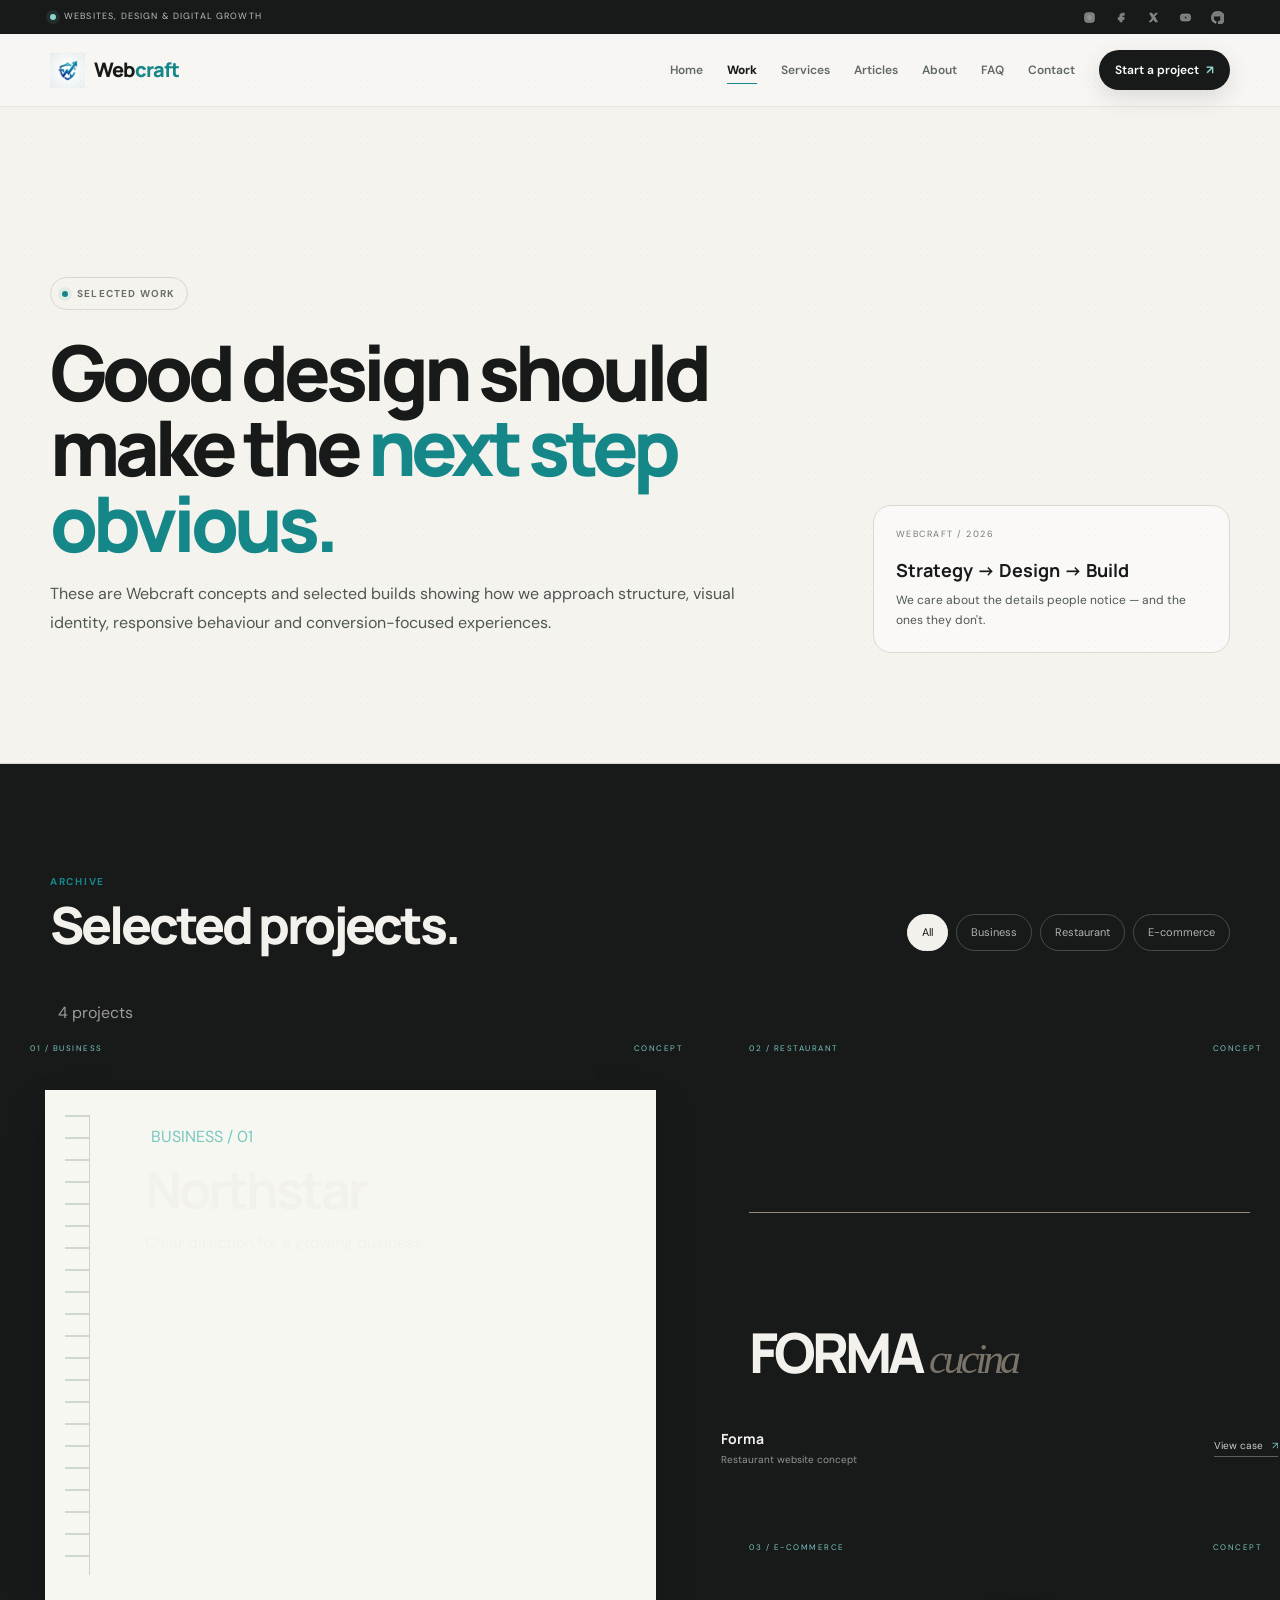
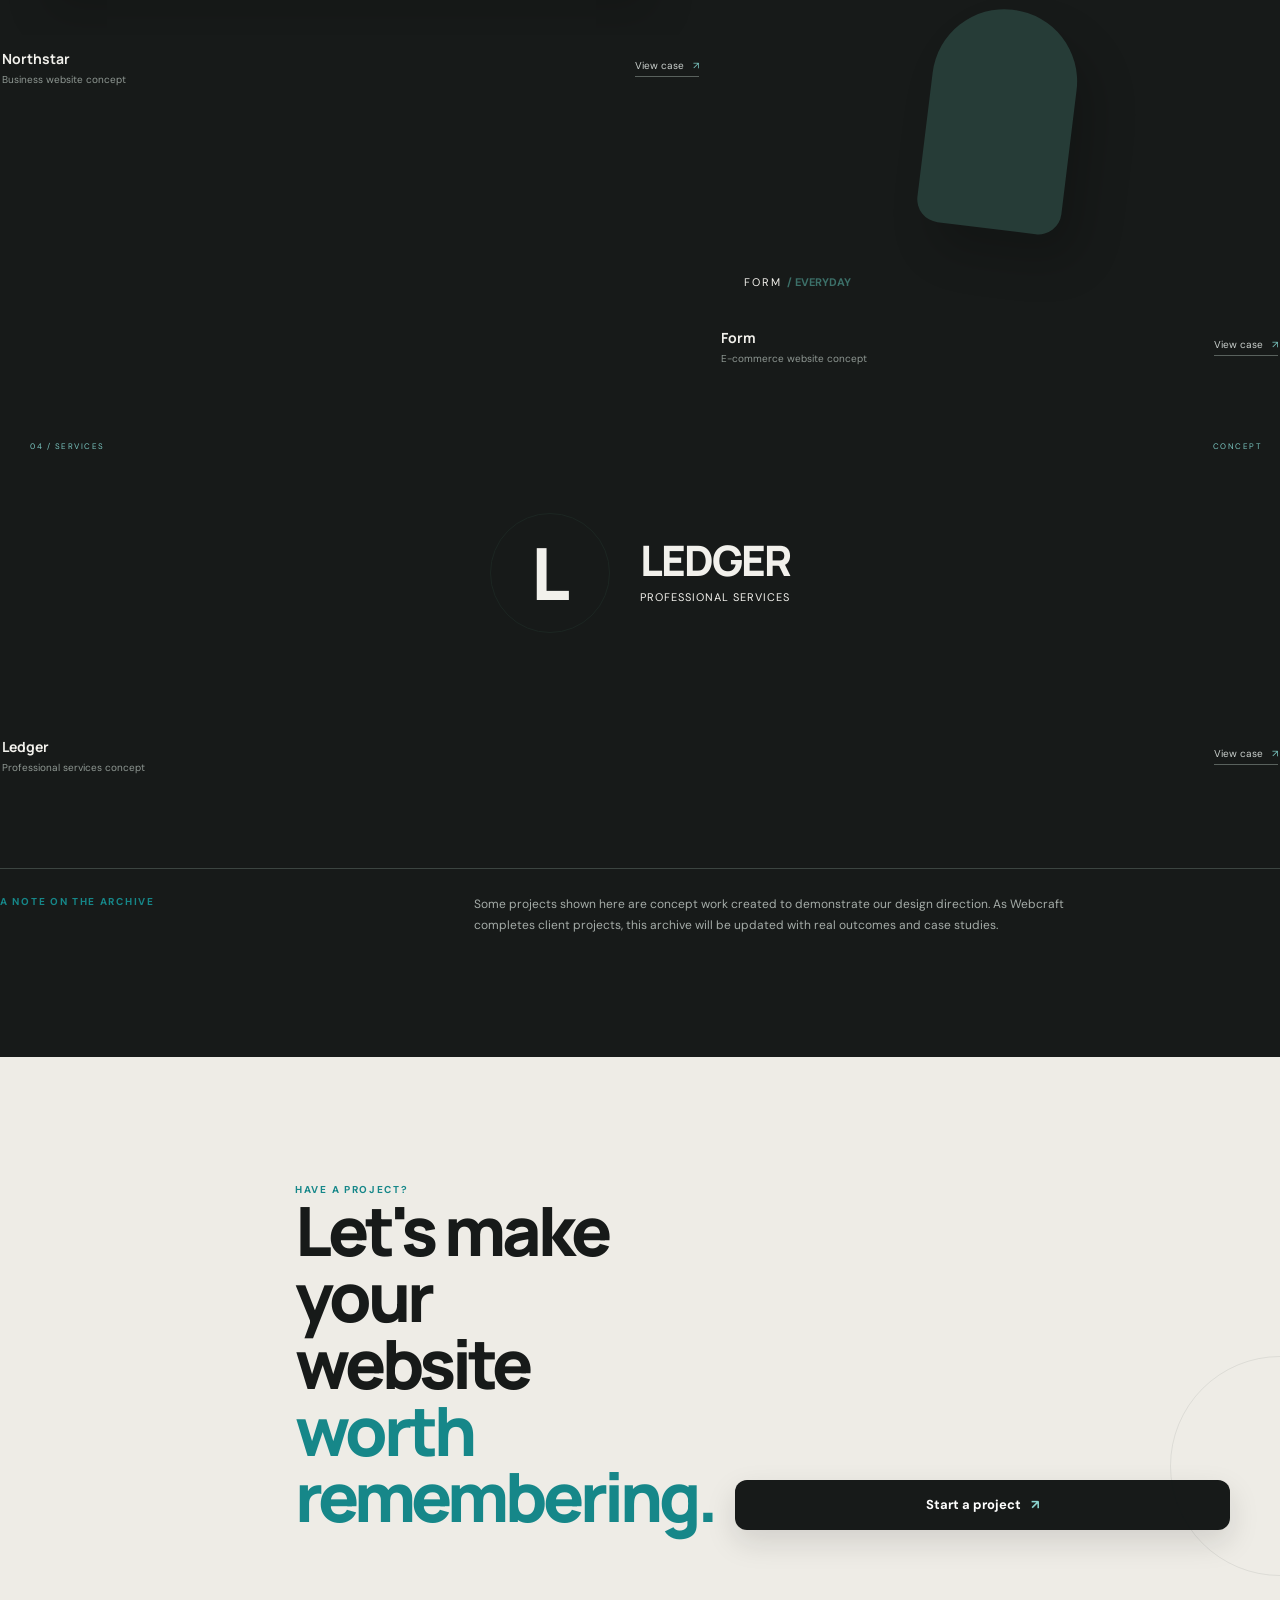
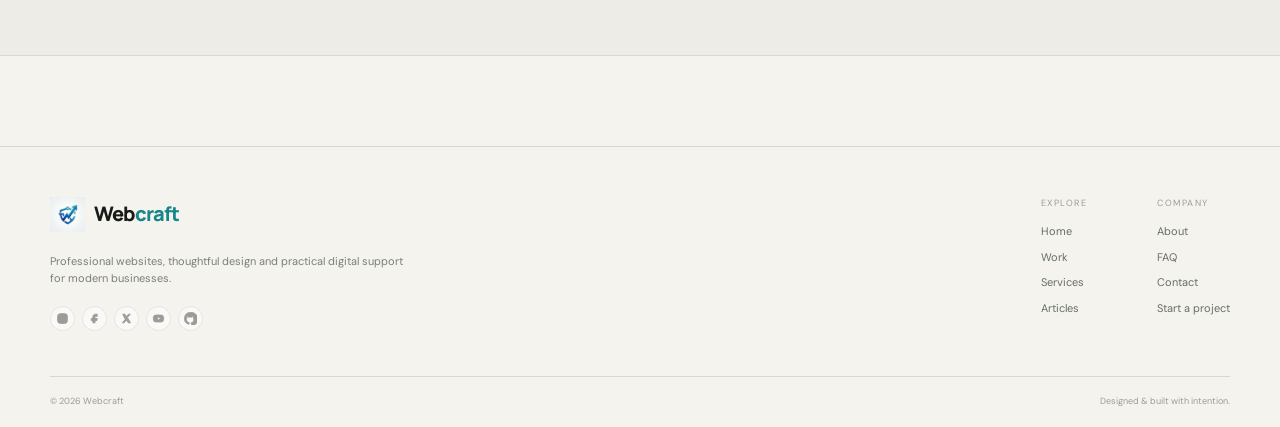
<file: pages/work/work.html>
<!DOCTYPE html>

<html lang="en">
<head>
<meta charset="utf-8"/>
<meta content="width=device-width, initial-scale=1.0" name="viewport"/>
<meta content="Webcraft" name="author"/>
<meta content="Explore selected Webcraft projects, website design work and digital builds created for businesses, brands and professionals." name="description"/>
<meta content="#f5f3ee" name="theme-color"/>
<title>Web Design Portfolio &amp; Selected Work | Webcraft</title>
<link href="https://fonts.googleapis.com" rel="preconnect"/>
<link crossorigin="" href="https://fonts.gstatic.com" rel="preconnect"/>
<link href="https://fonts.googleapis.com/css2?family=DM+Sans:wght@400;500;600;700&amp;family=Manrope:wght@600;700;800&amp;display=swap" rel="stylesheet"/>
<link href="../../css/styles.css" rel="stylesheet"/>
<link href="../../css/pages.css" rel="stylesheet"/>
<link href="../../css/work.css" rel="stylesheet"/>
<link href="../../assets/logo/favicon.png" rel="icon" type="image/png"/>
<link href="https://webcraftboys.github.io/pages/work/work.html" rel="canonical"/>
<meta content="index,follow,max-image-preview:large" name="robots"/>
<meta content="https://webcraftboys.github.io/pages/work/work.html" property="og:url"/>
<meta content="Webcraft" property="og:site_name"/>
<meta content="en_US" property="og:locale"/>
<meta content="https://webcraftboys.github.io/assets/logo/logo.webp" property="og:image"/>
<meta content="summary_large_image" name="twitter:card"/>
<meta content="Webcraft Portfolio &amp; Selected Work" name="twitter:title"/>
<meta content="Explore selected Webcraft projects, website design work and digital builds created for businesses, brands and professionals." name="twitter:description"/>
<script type="application/ld+json">{"@context":"https://schema.org","@type":"WebPage","name":"Web Design Portfolio & Selected Work | Webcraft","url":"https://webcraftboys.github.io/pages/work/work.html","isPartOf":{"@type":"WebSite","name":"Webcraft","url":"https://webcraftboys.github.io/"}}</script>
<meta content="Webcraft Portfolio &amp; Selected Work" property="og:title"/>
<meta content="Explore selected Webcraft projects, website design work and digital builds created for businesses, brands and professionals." property="og:description"/>
<meta content="website" property="og:type"/><meta content="https://webcraftboys.github.io/assets/logo/logo.webp" name="twitter:image"/></head>
<body>
<a class="skip-link" href="#main-content">Skip to content</a>
<header class="site-header">
<div class="utility-bar">
<div class="container utility-inner">
<span class="utility-note"><span class="utility-dot"></span> Websites, design &amp; digital growth</span>
<div aria-label="Webcraft social media" class="social-links"><a aria-label="Instagram" class="social-icon" data-social="instagram" href="#" rel="noopener noreferrer" target="_blank"><svg aria-hidden="true" viewbox="0 0 24 24"><rect height="18" rx="5" width="18" x="3" y="3"></rect><circle cx="12" cy="12" r="4"></circle><circle class="fill" cx="17.5" cy="6.5" r="1"></circle></svg></a><a aria-label="Facebook" class="social-icon" data-social="facebook" href="#" rel="noopener noreferrer" target="_blank"><svg aria-hidden="true" viewbox="0 0 24 24"><path d="M14 8h3V4h-3c-3.3 0-5 1.9-5 5v3H6v4h3v4h4v-4h3.2l.8-4H13V9c0-.7.3-1 1-1Z"></path></svg></a><a aria-label="X" class="social-icon" data-social="x" href="#" rel="noopener noreferrer" target="_blank"><svg aria-hidden="true" viewbox="0 0 24 24"><path d="M5 4h4.1l3.1 4.4L15.8 4H19l-5.3 6.1L19.4 20h-4.1l-3.5-5-4.3 5H4.2l5.5-6.4L5 4Zm2.5 1.8 8.8 12.4h.9L8.4 5.8h-.9Z"></path></svg></a><a aria-label="Youtube" class="social-icon" data-social="youtube" href="#" rel="noopener noreferrer" target="_blank"><svg aria-hidden="true" viewbox="0 0 24 24"><path d="M21 8.1a2.8 2.8 0 0 0-2-2C17.2 5.6 12 5.6 12 5.6s-5.2 0-7 .5a2.8 2.8 0 0 0-2 2C2.5 9.9 2.5 12 2.5 12s0 2.1.5 3.9a2.8 2.8 0 0 0 2 2c1.8.5 7 .5 7 .5s5.2 0 7-.5a2.8 2.8 0 0 0 2-2c.5-1.8.5-3.9.5-3.9s0-2.1-.5-3.9ZM10 15.6V8.4l6 3.6-6 3.6Z"></path></svg></a><a aria-label="Github" class="social-icon" data-social="github" href="#" rel="noopener noreferrer" target="_blank"><svg aria-hidden="true" viewbox="0 0 24 24"><path d="M12 .8a11.2 11.2 0 0 0-3.5 21.8c.6.1.8-.3.8-.6v-2.1c-3.1.7-3.8-1.3-3.8-1.3-.5-1.3-1.2-1.6-1.2-1.6-1-.7.1-.7.1-.7 1.1.1 1.7 1.1 1.7 1.1 1 .1.8 2 .8 2 0 1.6 1 1.9 1.9 1.9.1-.7.4-1.2.7-1.5-2.5-.3-5.1-1.2-5.1-5.5 0-1.2.4-2.2 1.1-3-.1-.3-.5-1.4.1-2.9 0 0 .9-.3 3 1.1a10.4 10.4 0 0 1 5.4 0c2.1-1.4 3-1.1 3-1.1.6 1.5.2 2.6.1 2.9.7.8 1.1 1.8 1.1 3 0 4.3-2.6 5.2-5.1 5.5.4.3.7 1 .7 2v3c0 .3.2.7.8.6A11.2 11.2 0 0 0 12 .8Z"></path></svg></a></div>
</div>
</div>
<div class="nav-wrap">
<nav aria-label="Main navigation" class="nav container">
<a aria-label="Webcraft home" class="brand" href="/">
<img alt="Webcraft" decoding="async" height="35" src="/assets/logo/logo.webp" width="35"/>
<span>Web<span>craft</span></span>
</a>
<div class="nav-links" id="navLinks">
<a href="/">Home</a>
<a href="/pages/work/work.html">Work</a>
<a href="/pages/services/services.html">Services</a>
<a href="/pages/articles/articles.html">Articles</a>
<a href="/pages/about/about.html">About</a>
<a href="/pages/faq/faq.html">FAQ</a>
<a href="/pages/contact/contact.html">Contact</a>
<a class="nav-cta" href="/pages/contact/contact.html">Start a project <b>↗</b></a>
</div>
<button aria-controls="navLinks" aria-expanded="false" aria-label="Open navigation" class="menu-toggle" type="button">
<span></span><span></span><span></span>
</button>
</nav>
</div>
</header>
<main id="main-content">
<section class="work-hero">
<div class="container work-hero-grid">
<div class="reveal">
<span class="eyebrow"><span></span>Selected work</span>
<h1>Good design should make the <em>next step obvious.</em></h1>
<p>These are Webcraft concepts and selected builds showing how we approach structure, visual identity, responsive behaviour and conversion-focused experiences.</p>
</div>
<div class="work-hero-note reveal">
<span>WEBCRAFT / 2026</span>
<strong>Strategy → Design → Build</strong>
<p>We care about the details people notice — and the ones they don't.</p>
</div>
</div>
</section>
<section class="work-archive">
<div class="container">
<div class="work-toolbar">
<div>
<span class="section-kicker">Archive</span>
<h2>Selected projects.</h2>
</div>
<div aria-label="Filter projects" class="work-filters" role="group">
<button aria-pressed="true" class="filter active" data-filter="all" type="button">All</button>
<button aria-pressed="false" class="filter" data-filter="business" type="button">Business</button>
<button aria-pressed="false" class="filter" data-filter="restaurant" type="button">Restaurant</button>
<button aria-pressed="false" class="filter" data-filter="commerce" type="button">E-commerce</button>
</div>
</div>
<span aria-live="polite" class="work-filter-count"><span id="workCount">4</span> projects</span>
</div>
<div class="work-grid">
<article class="case-card featured reveal" data-category="business" data-description="A confident business website concept built around clarity, trust and a strong first impression." data-result="A structured experience that makes the offer easier to understand." data-title="Northstar">
<button aria-label="Open Northstar project details" class="case-visual visual-paper case-open" type="button">
<span class="case-top"><span>01 / BUSINESS</span><span>CONCEPT</span></span>
<div class="paper-layout"><div class="paper-sidebar"></div><div class="paper-main"><span>BUSINESS / 01</span><h3>Northstar</h3><p>Clear direction for a growing business.</p><div class="paper-line"></div></div></div>
</button>
<div class="case-info"><div><h3>Northstar</h3><p>Business website concept</p></div><button class="case-open" type="button">View case <span>↗</span></button></div>
</article>
<article class="case-card reveal" data-category="restaurant" data-description="A warm, editorial restaurant experience balancing appetite, atmosphere and practical information." data-result="A brand-led layout that gives menus, location and booking intent a clear hierarchy." data-title="Forma">
<button aria-label="Open Forma project details" class="case-visual visual-forma case-open" type="button">
<span class="case-top"><span>02 / RESTAURANT</span><span>CONCEPT</span></span>
<div class="forma-line"></div><div class="forma-word">FORMA <i>cucina</i></div>
</button>
<div class="case-info"><div><h3>Forma</h3><p>Restaurant website concept</p></div><button class="case-open" type="button">View case <span>↗</span></button></div>
</article>
<article class="case-card reveal" data-category="commerce" data-description="A restrained e-commerce concept designed to make products feel premium without getting in the way of buying." data-result="A cleaner product hierarchy with stronger calls to action and fewer distractions." data-title="Form">
<button aria-label="Open Form project details" class="case-visual visual-form case-open" type="button">
<span class="case-top"><span>03 / E-COMMERCE</span><span>CONCEPT</span></span>
<div class="product"></div><div class="form-copy">FORM <b>/ EVERYDAY</b></div>
</button>
<div class="case-info"><div><h3>Form</h3><p>E-commerce website concept</p></div><button class="case-open" type="button">View case <span>↗</span></button></div>
</article>
<article class="case-card case-wide reveal" data-category="business" data-description="A compact service-business concept focused on credibility, scannability and lead generation." data-result="A sharper information architecture designed to get visitors to the right service quickly." data-title="Ledger">
<button aria-label="Open Ledger project details" class="case-visual visual-ledger case-open" type="button">
<span class="case-top"><span>04 / SERVICES</span><span>CONCEPT</span></span>
<div class="ledger-mark">L</div><div><strong>LEDGER</strong><small>Professional services</small></div>
</button>
<div class="case-info"><div><h3>Ledger</h3><p>Professional services concept</p></div><button class="case-open" type="button">View case <span>↗</span></button></div>
</article>
</div>
<div class="work-empty" id="workEmpty" role="status">No projects in this category yet.</div>
<div class="work-note">
<span class="section-kicker">A note on the archive</span>
<p>Some projects shown here are concept work created to demonstrate our design direction. As Webcraft completes client projects, this archive will be updated with real outcomes and case studies.</p>
</div>

</section>
<section class="page-cta">
<div class="container page-cta-inner">
<div class="page-cta-copy"><span class="section-kicker">Have a project?</span><h2>Let's make your website <em>worth remembering.</em></h2></div>
<a class="btn btn-dark magnetic" href="../contact/contact.html">Start a project <span>↗</span></a>
</div>
</section>
</main>
<div aria-hidden="true" aria-labelledby="modalTitle" aria-modal="true" class="case-modal" id="caseModal" role="dialog">
<div class="modal-backdrop"></div>
<div class="modal-panel" role="document">
<button aria-label="Close project details" class="modal-close" type="button">×</button>
<span class="section-kicker">Project detail</span>
<h2 id="modalTitle">Project</h2>
<p id="modalDescription"></p>
<div class="modal-result"><span>What we focused on</span><strong id="modalResult"></strong></div>
<a class="btn btn-dark modal-cta" href="../contact/contact.html">Discuss a similar project <span>↗</span></a>
</div>
</div>
<footer class="footer">
<div class="container">
<div class="footer-main">
<div class="footer-brand">
<a class="brand" href="/"><img alt="Webcraft" decoding="async" height="35" src="/assets/logo/logo.webp" width="35"/><span>Web<span>craft</span></span></a>
<p>Professional websites, thoughtful design and practical digital support for modern businesses.</p>
<div aria-label="Webcraft social media" class="footer-socials"><a aria-label="Instagram" class="social-icon" data-social="instagram" href="#" rel="noopener noreferrer" target="_blank"><svg aria-hidden="true" viewbox="0 0 24 24"><rect height="18" rx="5" width="18" x="3" y="3"></rect><circle cx="12" cy="12" r="4"></circle><circle class="fill" cx="17.5" cy="6.5" r="1"></circle></svg></a><a aria-label="Facebook" class="social-icon" data-social="facebook" href="#" rel="noopener noreferrer" target="_blank"><svg aria-hidden="true" viewbox="0 0 24 24"><path d="M14 8h3V4h-3c-3.3 0-5 1.9-5 5v3H6v4h3v4h4v-4h3.2l.8-4H13V9c0-.7.3-1 1-1Z"></path></svg></a><a aria-label="X" class="social-icon" data-social="x" href="#" rel="noopener noreferrer" target="_blank"><svg aria-hidden="true" viewbox="0 0 24 24"><path d="M5 4h4.1l3.1 4.4L15.8 4H19l-5.3 6.1L19.4 20h-4.1l-3.5-5-4.3 5H4.2l5.5-6.4L5 4Zm2.5 1.8 8.8 12.4h.9L8.4 5.8h-.9Z"></path></svg></a><a aria-label="Youtube" class="social-icon" data-social="youtube" href="#" rel="noopener noreferrer" target="_blank"><svg aria-hidden="true" viewbox="0 0 24 24"><path d="M21 8.1a2.8 2.8 0 0 0-2-2C17.2 5.6 12 5.6 12 5.6s-5.2 0-7 .5a2.8 2.8 0 0 0-2 2C2.5 9.9 2.5 12 2.5 12s0 2.1.5 3.9a2.8 2.8 0 0 0 2 2c1.8.5 7 .5 7 .5s5.2 0 7-.5a2.8 2.8 0 0 0 2-2c.5-1.8.5-3.9.5-3.9s0-2.1-.5-3.9ZM10 15.6V8.4l6 3.6-6 3.6Z"></path></svg></a><a aria-label="Github" class="social-icon" data-social="github" href="#" rel="noopener noreferrer" target="_blank"><svg aria-hidden="true" viewbox="0 0 24 24"><path d="M12 .8a11.2 11.2 0 0 0-3.5 21.8c.6.1.8-.3.8-.6v-2.1c-3.1.7-3.8-1.3-3.8-1.3-.5-1.3-1.2-1.6-1.2-1.6-1-.7.1-.7.1-.7 1.1.1 1.7 1.1 1.7 1.1 1 .1.8 2 .8 2 0 1.6 1 1.9 1.9 1.9.1-.7.4-1.2.7-1.5-2.5-.3-5.1-1.2-5.1-5.5 0-1.2.4-2.2 1.1-3-.1-.3-.5-1.4.1-2.9 0 0 .9-.3 3 1.1a10.4 10.4 0 0 1 5.4 0c2.1-1.4 3-1.1 3-1.1.6 1.5.2 2.6.1 2.9.7.8 1.1 1.8 1.1 3 0 4.3-2.6 5.2-5.1 5.5.4.3.7 1 .7 2v3c0 .3.2.7.8.6A11.2 11.2 0 0 0 12 .8Z"></path></svg></a></div>
</div>
<div class="footer-links">
<div><span>Explore</span><a href="/">Home</a><a href="/pages/work/work.html">Work</a><a href="/pages/services/services.html">Services</a><a href="/pages/articles/articles.html">Articles</a></div>
<div><span>Company</span><a href="/pages/about/about.html">About</a><a href="/pages/faq/faq.html">FAQ</a><a href="/pages/contact/contact.html">Contact</a><a href="/pages/contact/contact.html">Start a project</a></div>
</div>
</div>
<div class="footer-bottom"><span>© <span id="year"></span> Webcraft</span><span>Designed &amp; built with intention.</span></div>
</div>
</footer>
<div aria-live="polite" class="toast" id="toast" role="status"></div>
<script src="../../js/main.js"></script>
<script src="../../js/pages.js"></script>
<script defer="True" src="/js/social-links.js"></script></body>
</html>
</file>
<file: css/styles.css>
/* =========================================================
   WEBCRAFT
   Global + Homepage Styles
   ========================================================= */


/* =========================================================
   DESIGN TOKENS
========================================================= */

:root {
  --bg: #f5f3ee;
  --bg-soft: #eeece6;

  --surface: #ffffff;
  --surface-soft: #faf9f6;

  --ink: #171a19;
  --ink-soft: #4f5753;

  --muted: #737b76;
  --muted-light: #929994;

  --line: #d9d8d1;
  --line-dark: #3f4642;

  --accent: #168789;
  --accent-light: #8bd4cf;
  --accent-soft: #eaf5f3;

  --danger: #b44848;

  --radius-sm: 8px;
  --radius-md: 14px;
  --radius-lg: 20px;

  --shadow-sm:
    0 8px 25px rgba(23, 26, 25, 0.06);

  --shadow-md:
    0 20px 55px rgba(23, 26, 25, 0.09);

  --shadow-lg:
    0 30px 90px rgba(23, 26, 25, 0.15);

  --container: 1160px;
  --nav-height: 76px;
}


/* =========================================================
   RESET
========================================================= */

*,
*::before,
*::after {
  box-sizing: border-box;
}

html {
  scroll-behavior: smooth;
  scroll-padding-top: 90px;
}

body {
  min-height: 100vh;
  margin: 0;

  overflow-x: hidden;

  background: var(--bg);
  color: var(--ink);

  font-family: "DM Sans", sans-serif;
  line-height: 1.5;
}

body::before {
  content: "";

  position: fixed;
  inset: 0;

  z-index: 999;

  pointer-events: none;

  opacity: 0.06;

  background-image:
    radial-gradient(
      var(--ink) 0.5px,
      transparent 0.5px
    );

  background-size: 7px 7px;
}

img {
  display: block;
  max-width: 100%;
}

button,
input,
textarea,
select {
  font: inherit;
}

button {
  color: inherit;
}

a {
  color: inherit;
}

::selection {
  background: var(--accent);
  color: #ffffff;
}


/* =========================================================
   ACCESSIBILITY
========================================================= */

:focus-visible {
  outline: 2px solid var(--accent);
  outline-offset: 3px;
}

@media (prefers-reduced-motion: reduce) {
  html {
    scroll-behavior: auto;
  }

  *,
  *::before,
  *::after {
    animation-duration: 0.01ms !important;
    animation-iteration-count: 1 !important;
    transition-duration: 0.01ms !important;
    scroll-behavior: auto !important;
  }

  .reveal {
    opacity: 1 !important;
    transform: none !important;
  }
}


/* =========================================================
   GLOBAL UTILITIES
========================================================= */

.container {
  width: min(
    var(--container),
    calc(100% - 48px)
  );

  margin-inline: auto;
}

.section {
  padding-top: 125px;
}

.section-kicker,
.micro-label {
  display: block;

  font-size: 10px;
  font-weight: 700;
  letter-spacing: 1.7px;

  text-transform: uppercase;
}

.section-kicker,
.micro-label {
  color: var(--accent);
}

em {
  color: var(--accent);
  font-style: normal;
}


/* =========================================================
   BRAND
========================================================= */

.brand {
  display: inline-flex;
  align-items: center;

  gap: 9px;

  color: var(--ink);

  text-decoration: none;

  font-family: "Manrope", sans-serif;
  font-size: 20px;
  font-weight: 800;

  letter-spacing: -0.8px;
}

.brand img {
  width: 35px;
  height: 35px;

  object-fit: contain;
}

.brand > span > span {
  color: var(--accent);
}


/* =========================================================
   BUTTONS
========================================================= */

.btn {
  display: inline-flex;
  align-items: center;
  justify-content: center;

  gap: 10px;

  min-height: 48px;

  padding: 13px 18px;

  border: 0;
  border-radius: 10px;

  text-decoration: none;

  font-size: 13px;
  font-weight: 700;

  cursor: pointer;

  transition:
    transform 0.2s ease,
    box-shadow 0.2s ease,
    background-color 0.2s ease,
    opacity 0.2s ease;
}

.btn span {
  color: var(--accent-light);
}

.btn-dark {
  background: var(--ink);
  color: #ffffff;

  box-shadow:
    0 12px 30px rgba(23, 26, 25, 0.13);
}

.btn-dark:hover {
  transform: translateY(-2px);

  box-shadow:
    0 17px 35px rgba(23, 26, 25, 0.18);
}

.btn-dark:active {
  transform: translateY(0);
}

.btn:disabled {
  opacity: 0.65;
  cursor: wait;
}


/* =========================================================
   TEXT LINK
========================================================= */

.text-link {
  display: inline-flex;
  align-items: center;

  color: #454b48;

  text-decoration: none;

  font-size: 13px;
  font-weight: 600;

  border-bottom:
    1px solid #bbbdb7;

  padding-bottom: 4px;

  transition:
    color 0.2s ease,
    border-color 0.2s ease;
}

.text-link:hover {
  color: var(--accent);

  border-color:
    var(--accent);
}

.text-link span {
  margin-left: 7px;
}


/* =========================================================
   NAVIGATION
========================================================= */

.nav-wrap {
  position: fixed;

  top: 0;
  left: 0;

  z-index: 100;

  width: 100%;

  background:
    rgba(245, 243, 238, 0.86);

  border-bottom:
    1px solid rgba(23, 26, 25, 0.08);

  backdrop-filter: blur(18px);
  -webkit-backdrop-filter: blur(18px);
}

.nav {
  height: var(--nav-height);

  display: flex;
  align-items: center;
  justify-content: space-between;
}

.nav-links {
  display: flex;
  align-items: center;

  gap: 30px;
}

.nav-links a {
  position: relative;

  color: #626965;

  text-decoration: none;

  font-size: 13px;

  transition:
    color 0.2s ease;
}

.nav-links a:not(.nav-cta)::after {
  content: "";

  position: absolute;

  left: 0;
  bottom: -5px;

  width: 0;
  height: 1px;

  background: var(--accent);

  transition:
    width 0.2s ease;
}

.nav-links a:not(.nav-cta):hover {
  color: var(--ink);
}

.nav-links a:not(.nav-cta):hover::after {
  width: 100%;
}

.nav-cta {
  padding: 11px 16px;

  border-radius: 999px;

  background: var(--ink);
  color: #ffffff !important;
}

.nav-cta b {
  margin-left: 4px;

  color: var(--accent-light);
}


/* =========================================================
   MOBILE MENU
========================================================= */

.menu-toggle {
  display: none;

  width: 42px;
  height: 42px;

  padding: 0;

  border:
    1px solid var(--line);

  border-radius: 9px;

  background: transparent;

  cursor: pointer;
}

.menu-toggle span {
  display: block;

  width: 20px;
  height: 2px;

  margin: 5px auto;

  background: var(--ink);

  transition:
    transform 0.2s ease,
    opacity 0.2s ease;
}


/* =========================================================
   HOMEPAGE HERO
========================================================= */

.hero {
  min-height: 790px;

  padding-top: 120px;
  padding-bottom: 95px;

  display: grid;

  grid-template-columns:
    1.04fr 0.96fr;

  align-items: center;

  gap: 80px;
}


/* =========================================================
   HERO COPY
========================================================= */

.eyebrow {
  display: inline-flex;
  align-items: center;

  gap: 9px;

  padding: 8px 11px;

  border:
    1px solid #d8d6cf;

  border-radius: 999px;

  color: #69706c;

  font-size: 10px;
  font-weight: 700;
  letter-spacing: 1.2px;

  text-transform: uppercase;
}

.eyebrow > span {
  width: 6px;
  height: 6px;

  flex: 0 0 auto;

  border-radius: 50%;

  background: var(--accent);

  box-shadow:
    0 0 0 4px
    rgba(22, 135, 137, 0.08);
}

.hero h1 {
  max-width: 760px;

  margin: 23px 0;

  font-family: "Manrope", sans-serif;

  font-size:
    clamp(48px, 6.1vw, 79px);

  font-weight: 800;

  line-height: 0.98;

  letter-spacing: -5px;
}

.hero-text {
  max-width: 620px;

  margin: 0;

  color: #606864;

  font-size: 16px;

  line-height: 1.8;
}

.hero-actions {
  display: flex;
  align-items: center;

  gap: 24px;

  margin-top: 31px;
}

.hero-meta {
  display: flex;
  flex-wrap: wrap;

  gap: 25px;

  margin-top: 45px;

  padding-top: 17px;

  border-top:
    1px solid var(--line);

  color: #767d78;

  font-size: 10px;
}

.hero-meta b {
  margin-right: 5px;

  color: var(--accent);
}


/* =========================================================
   HOMEPAGE HERO VISUAL
========================================================= */

.hero-tool {
  position: relative;
}

.tool-window {
  overflow: hidden;

  background: var(--surface);

  border:
    1px solid #dadbd6;

  border-radius:
    var(--radius-lg);

  box-shadow:
    var(--shadow-lg);
}

.window-bar {
  height: 44px;

  display: grid;

  grid-template-columns:
    1fr 2fr 1fr;

  align-items: center;

  padding: 0 16px;

  border-bottom:
    1px solid #e5e5e1;

  color: #929994;

  font-size: 9px;
  letter-spacing: 1.3px;

  text-transform: uppercase;
}

.window-bar > span:nth-child(2) {
  text-align: center;
}

.window-bar > span:last-child {
  text-align: right;
}

.window-dots {
  display: flex;

  gap: 5px;
}

.window-dots i {
  width: 6px;
  height: 6px;

  border-radius: 50%;

  background: #d5d7d2;
}

.tool-body {
  padding: 34px;
}

.tool-intro h2 {
  margin: 12px 0 9px;

  font-family: "Manrope", sans-serif;

  font-size: 32px;
  font-weight: 700;

  line-height: 1.02;

  letter-spacing: -1.6px;
}

.tool-intro p {
  max-width: 360px;

  margin: 0;

  color: var(--muted);

  font-size: 12px;
}

.goal-grid {
  display: grid;

  grid-template-columns:
    1fr 1fr;

  gap: 9px;

  margin-top: 27px;
}

.goal {
  position: relative;

  min-height: 100px;

  padding: 14px;

  text-align: left;

  background:
    var(--surface-soft);

  border:
    1px solid #e2e2dc;

  border-radius: 10px;

  cursor: pointer;

  transition:
    transform 0.2s ease,
    border-color 0.2s ease,
    background-color 0.2s ease;
}

.goal:hover {
  transform: translateY(-2px);

  border-color:
    #9dc5c2;
}

.goal.active {
  background:
    var(--accent-soft);

  border-color:
    #71b7b2;
}

.goal span,
.goal small {
  display: block;

  color: #8b938e;

  font-size: 9px;
}

.goal strong {
  display: block;

  margin: 10px 0 3px;

  font-size: 12px;
}

.goal.active strong {
  color: #116f71;
}

.tool-footer {
  display: flex;
  align-items: center;
  justify-content: space-between;

  gap: 20px;

  margin-top: 18px;

  padding-top: 17px;

  border-top:
    1px solid #e5e5e1;

  color: #727a75;

  font-size: 10px;
}

.tool-footer a {
  color: var(--ink);

  text-decoration: none;

  font-weight: 700;

  transition:
    color 0.2s ease;
}

.tool-footer a:hover {
  color: var(--accent);
}

.hero-note {
  position: absolute;

  right: -35px;
  bottom: 38px;

  padding: 10px 13px;

  background: var(--ink);
  color: #e8e9e4;

  border-radius: 9px;

  font-size: 10px;

  box-shadow:
    0 12px 25px
    rgba(0, 0, 0, 0.13);
}

.hero-note span {
  color: var(--accent-light);
}


/* =========================================================
   PROOF STRIP
========================================================= */

.proof-strip {
  border-block:
    1px solid #deddd7;

  background:
    var(--bg-soft);
}

.proof-inner {
  min-height: 54px;

  display: flex;
  align-items: center;
  justify-content: space-between;

  gap: 20px;

  color: #777e79;

  font-size: 9px;
  letter-spacing: 1.5px;

  text-transform: uppercase;
}

.proof-inner span:first-child {
  color: var(--ink);
  font-weight: 700;
}


/* =========================================================
   SECTION HEADINGS
========================================================= */

.section-heading {
  display: flex;
  align-items: end;
  justify-content: space-between;

  gap: 50px;

  margin-bottom: 48px;
}

.section-heading h2 {
  margin: 12px 0 0;

  font-family: "Manrope", sans-serif;

  font-size:
    clamp(37px, 4.4vw, 57px);

  font-weight: 800;

  line-height: 1.02;

  letter-spacing: -3.2px;
}

.section-heading > p {
  max-width: 430px;

  margin: 0;

  color: #68706b;

  font-size: 13px;

  line-height: 1.8;
}


/* =========================================================
   SERVICES PREVIEW
========================================================= */

.service-list {
  border-top:
    1px solid #d7d7d0;
}

.service-row {
  display: grid;

  grid-template-columns:
    65px 1fr 30px;

  align-items: center;

  gap: 20px;

  padding: 26px 4px;

  border-bottom:
    1px solid #d7d7d0;

  color: inherit;

  text-decoration: none;

  transition:
    padding 0.25s ease,
    background-color 0.25s ease;
}

.service-row:hover {
  padding-left: 13px;

  background:
    rgba(255, 255, 255, 0.4);
}

.service-index {
  color: var(--accent);

  font-size: 10px;
}

.service-row h3 {
  margin: 0 0 4px;

  font-family: "Manrope", sans-serif;

  font-size: 21px;
  font-weight: 700;

  letter-spacing: -0.5px;
}

.service-row p {
  margin: 0;

  color: #747b77;

  font-size: 12px;
}

.service-arrow {
  color: #7c8580;

  font-size: 18px;

  transition:
    transform 0.2s ease,
    color 0.2s ease;
}

.service-row:hover .service-arrow {
  transform:
    translate(3px, -3px);

  color: var(--accent);
}


/* =========================================================
   WORK PREVIEW
========================================================= */

.work-section {
  margin-top: 120px;

  padding: 120px 0;

  background: var(--ink);

  color: #f2f1ec;
}

.work-section .section-kicker {
  color: #78c7c1;
}

.work-section .section-heading > p {
  color: #9ba29e;
}

.portfolio-grid {
  display: grid;

  grid-template-columns:
    1.25fr 1fr;

  gap: 42px 18px;
}

.case-card {
  min-width: 0;
}

.case-card.featured {
  grid-row: span 2;
}

.case-visual {
  position: relative;

  height: 390px;

  overflow: hidden;

  display: block;

  border-radius: 15px;

  text-decoration: none;
}

.featured .case-visual {
  height: 610px;
}

.case-top {
  position: absolute;

  top: 17px;
  left: 18px;
  right: 18px;

  z-index: 2;

  display: flex;
  justify-content: space-between;

  font-size: 8px;
  letter-spacing: 1.5px;
}


/* =========================================================
   NORTHSTAR VISUAL
========================================================= */

.visual-paper {
  position: relative;

  background: #dfe5df;

  color: #1d2925;
}

.paper-layout {
  position: absolute;

  inset:
    65px 45px 35px;

  display: grid;

  grid-template-columns:
    65px 1fr;

  overflow: hidden;

  background: #f7f7f2;

  box-shadow:
    0 18px 40px
    rgba(0, 0, 0, 0.12);
}

.paper-sidebar {
  margin: 25px 20px;

  border-right:
    1px solid #cdd2cc;

  background:
    repeating-linear-gradient(
      to bottom,
      #d0d6d0 0 2px,
      transparent 2px 22px
    );
}

.paper-main {
  padding: 35px;
}

.paper-main small {
  color: #78837c;

  font-size: 8px;

  letter-spacing: 1.2px;
}

.paper-main h3 {
  margin: 18px 0;

  font-family: "Manrope", sans-serif;

  font-size: 52px;
  font-weight: 700;

  line-height: 0.9;

  letter-spacing: -3px;
}

.paper-main h3 i {
  color: #238b88;

  font-style: normal;
}

.paper-button {
  width: 85px;
  height: 25px;

  border-radius: 4px;

  background: #1d2925;
}


/* =========================================================
   FORMA VISUAL
========================================================= */

.visual-forma {
  position: relative;

  background: #e4ded3;

  color: #292725;
}

.forma-word {
  position: absolute;

  left: 30px;
  bottom: 38px;

  font-family: "Manrope", sans-serif;

  font-size: 55px;
  font-weight: 800;

  line-height: 0.82;

  letter-spacing: -4px;
}

.forma-word i {
  color: #7a7369;

  font-family: Georgia, serif;

  font-size: 42px;
  font-weight: 400;
}

.forma-line {
  position: absolute;

  left: 30px;
  right: 30px;
  top: 48%;

  height: 1px;

  background: #938b80;
}


/* =========================================================
   FORM VISUAL
========================================================= */

.visual-form {
  position: relative;

  background: #ddd8cf;

  color: #252925;
}

.product {
  position: absolute;

  width: 145px;
  height: 220px;

  left: 50%;
  top: 50%;

  transform:
    translate(-50%, -50%)
    rotate(7deg);

  border-radius:
    72px 72px 23px 23px;

  background: #263c37;

  box-shadow:
    20px 25px 45px
    rgba(0, 0, 0, 0.18);
}

.form-copy {
  position: absolute;

  left: 25px;
  bottom: 23px;

  font-size: 11px;

  letter-spacing: 2px;
}

.form-copy b {
  color: #3c7069;

  letter-spacing: 0;
}


/* =========================================================
   CASE INFORMATION
========================================================= */

.case-info {
  display: flex;
  align-items: center;
  justify-content: space-between;

  gap: 20px;

  padding: 13px 2px;
}

.case-info h3 {
  margin: 0 0 3px;

  font-family: "Manrope", sans-serif;

  font-size: 14px;
  font-weight: 700;
}

.case-info p {
  margin: 0;

  color: #8f9893;

  font-size: 10px;
}

.case-open {
  flex: 0 0 auto;

  padding: 0 0 3px;

  border: 0;

  border-bottom:
    1px solid #59615d;

  background: transparent;

  color: #cbd1ce;

  text-decoration: none;

  font-size: 10px;

  cursor: pointer;

  transition:
    color 0.2s ease,
    border-color 0.2s ease;
}

.case-open:hover {
  color: #ffffff;

  border-color:
    var(--accent);
}

.case-open span {
  margin-left: 6px;

  color: #7ac7c1;
}


/* =========================================================
   PROCESS PREVIEW
========================================================= */

.process {
  border-top:
    1px solid #d7d7d0;
}

.process-item {
  display: block;

  padding: 0 3px;

  border-bottom:
    1px solid #d7d7d0;

  color: inherit;

  text-decoration: none;

  transition:
    background-color 0.2s ease,
    padding-left 0.2s ease;
}

.process-item:hover {
  padding-left: 10px;

  background:
    rgba(255, 255, 255, 0.35);
}

.process-row {
  display: grid;

  grid-template-columns:
    65px 1fr 30px;

  align-items: center;

  padding: 24px 0;
}

.process-row span {
  color: var(--accent);

  font-size: 10px;
}

.process-row strong {
  font-family: "Manrope", sans-serif;

  font-size: 20px;
  font-weight: 700;
}

.process-row i {
  color: #858c87;

  font-size: 19px;

  font-style: normal;

  transition:
    transform 0.2s ease,
    color 0.2s ease;
}

.process-item:hover .process-row i {
  transform:
    translate(3px, -3px);

  color: var(--accent);
}


/* =========================================================
   ABOUT PREVIEW
========================================================= */

.about-section {
  margin-top: 120px;

  padding: 120px 0;

  background:
    var(--bg-soft);
}

.about-grid {
  display: grid;

  grid-template-columns:
    0.75fr 1.25fr;

  gap: 85px;

  align-items: start;
}

.about-statement {
  padding-top: 14px;

  border-top:
    1px solid #c9c9c1;
}

.about-statement > span {
  color: #7a817c;

  font-size: 9px;

  letter-spacing: 1.5px;
}

.about-statement strong {
  display: block;

  margin-top: 35px;

  font-family: "Manrope", sans-serif;

  font-size:
    clamp(48px, 5.2vw, 70px);

  font-weight: 800;

  line-height: 0.9;

  letter-spacing: -4px;
}

.about-statement em {
  color: var(--accent);
}

.about-copy h2 {
  margin: 13px 0 20px;

  font-family: "Manrope", sans-serif;

  font-size:
    clamp(37px, 4vw, 52px);

  font-weight: 800;

  line-height: 1.04;

  letter-spacing: -2.7px;
}

.about-copy > p {
  max-width: 670px;

  color: #626a65;

  font-size: 13px;

  line-height: 1.8;
}

.about-points {
  display: grid;

  grid-template-columns:
    1fr 1fr;

  gap: 11px;

  margin-top: 30px;
}

.about-points span {
  padding: 12px;

  border:
    1px solid #d0d0c9;

  border-radius: 7px;

  background:
    rgba(255, 255, 255, 0.35);

  color: #525b56;

  font-size: 11px;
}


/* =========================================================
   CONTACT CTA
========================================================= */

.contact-section {
  padding-bottom: 125px;
}

.contact-card {
  display: grid;

  grid-template-columns:
    0.9fr 1.1fr;

  gap: 70px;

  padding: 55px;

  background:
    var(--surface);

  border:
    1px solid #d6d6cf;

  border-radius: 18px;

  box-shadow:
    var(--shadow-md);
}

.contact-copy h2 {
  margin: 14px 0 19px;

  font-family: "Manrope", sans-serif;

  font-size:
    clamp(39px, 4.6vw, 58px);

  font-weight: 800;

  line-height: 1;

  letter-spacing: -3px;
}

.contact-copy > p {
  color: #737b76;

  font-size: 13px;

  line-height: 1.7;
}


/* =========================================================
   FOOTER
========================================================= */

.footer {
  padding-top: 50px;

  border-top:
    1px solid #d8d7d1;
}

.footer-main {
  display: flex;

  justify-content: space-between;

  gap: 60px;

  padding-bottom: 45px;
}

.footer-main p {
  margin-top: 14px;

  color: #777f7a;

  font-size: 11px;

  line-height: 1.6;
}

.footer-links {
  display: flex;

  gap: 90px;
}

.footer-links > div {
  display: flex;

  flex-direction: column;

  gap: 9px;
}

.footer-links > div > span {
  margin-bottom: 4px;

  color: #989e99;

  font-size: 9px;

  letter-spacing: 1.5px;

  text-transform: uppercase;
}

.footer-links a,
.footer-links button {
  padding: 0;

  border: 0;

  background: transparent;

  color: #656d68;

  text-decoration: none;

  font-family:
    "DM Sans", sans-serif;

  font-size: 11px;

  text-align: left;

  cursor: pointer;

  transition:
    color 0.2s ease;
}

.footer-links a:hover,
.footer-links button:hover {
  color: var(--accent);
}

.footer-bottom {
  display: flex;

  justify-content: space-between;

  gap: 20px;

  padding: 18px 0;

  border-top:
    1px solid #d8d7d1;

  color: #969d98;

  font-size: 9px;
}


/* =========================================================
   SCROLL REVEAL
========================================================= */

.reveal {
  opacity: 0;

  transform:
    translateY(18px);

  transition:
    opacity 0.65s ease,
    transform 0.65s ease;
}

.reveal.visible {
  opacity: 1;

  transform: none;
}


/* =========================================================
   TABLET
========================================================= */

@media (max-width: 900px) {

  /* HERO */

  .hero {
    grid-template-columns: 1fr;

    padding-top: 125px;

    gap: 55px;
  }

  .hero-tool {
    width: 100%;

    max-width: 680px;
  }

  .hero-note {
    right: 10px;
  }


  /* WORK */

  .portfolio-grid {
    grid-template-columns: 1fr;
  }

  .case-card.featured {
    grid-row: auto;
  }

  .featured .case-visual,
  .case-visual {
    height: 440px;
  }


  /* ABOUT */

  .about-grid {
    grid-template-columns: 1fr;

    gap: 55px;
  }

  .about-statement strong {
    margin-top: 25px;
  }


  /* CONTACT */

  .contact-card {
    grid-template-columns: 1fr;

    gap: 45px;

    padding: 38px;
  }
}


/* =========================================================
   MOBILE
========================================================= */

@media (max-width: 700px) {

  .container {
    width:
      calc(100% - 32px);
  }


  /* NAVIGATION */

  .nav {
    height: 68px;
  }

  .menu-toggle {
    display: block;
  }

  .nav-links {
    position: absolute;

    top: 67px;
    left: 16px;
    right: 16px;

    display: flex;

    flex-direction: column;

    align-items: stretch;

    gap: 3px;

    padding: 12px;

    background: #ffffff;

    border:
      1px solid #dddcd6;

    border-radius: 13px;

    box-shadow:
      0 20px 45px
      rgba(0, 0, 0, 0.12);

    opacity: 0;

    visibility: hidden;

    transform:
      translateY(-7px);

    transition:
      opacity 0.2s ease,
      visibility 0.2s ease,
      transform 0.2s ease;
  }

  .nav-links.open {
    opacity: 1;

    visibility: visible;

    transform: none;
  }

  .nav-links a {
    padding: 10px;
  }

  .nav-cta {
    margin-top: 5px;

    text-align: center;
  }


  /* HERO */

  .hero {
    min-height: auto;

    padding-top: 110px;
    padding-bottom: 70px;
  }

  .hero h1 {
    margin-top: 20px;

    font-size: 46px;

    letter-spacing: -3px;
  }

  .hero-text {
    font-size: 14px;
  }

  .hero-actions {
    flex-direction: column;

    align-items: flex-start;

    gap: 18px;
  }

  .hero-meta {
    gap: 11px;
  }

  .hero-note {
    right: 5px;

    bottom: 24px;

    font-size: 9px;
  }


  /* HERO TOOL */

  .tool-body {
    padding: 23px;
  }

  .tool-intro h2 {
    font-size: 28px;
  }

  .goal-grid {
    grid-template-columns: 1fr;
  }


  /* PROOF */

  .proof-inner {
    justify-content: flex-start;

    overflow-x: auto;

    padding-block: 15px;

    white-space: nowrap;

    scrollbar-width: none;
  }

  .proof-inner::-webkit-scrollbar {
    display: none;
  }


  /* SECTIONS */

  .section {
    padding-top: 90px;
  }

  .section-heading {
    flex-direction: column;

    align-items: flex-start;

    gap: 25px;
  }

  .section-heading h2 {
    letter-spacing: -2px;
  }

  .section-heading > p {
    font-size: 12px;
  }


  /* SERVICES */

  .service-row {
    grid-template-columns:
      35px 1fr 20px;

    gap: 12px;

    padding-block: 22px;
  }

  .service-row h3 {
    font-size: 18px;
  }

  .service-row p {
    font-size: 11px;

    line-height: 1.6;
  }


  /* WORK */

  .work-section {
    margin-top: 80px;

    padding: 90px 0;
  }

  .featured .case-visual,
  .case-visual {
    height: 360px;
  }

  .paper-layout {
    inset:
      60px 22px 22px;
  }

  .paper-main {
    padding: 25px;
  }

  .paper-main h3 {
    font-size: 39px;
  }

  .forma-word {
    font-size: 43px;

    letter-spacing: -3px;
  }

  .forma-word i {
    font-size: 34px;
  }


  /* PROCESS */

  .process-row {
    grid-template-columns:
      40px 1fr 25px;
  }

  .process-row strong {
    font-size: 18px;
  }


  /* ABOUT */

  .about-section {
    margin-top: 80px;

    padding: 90px 0;
  }

  .about-points {
    grid-template-columns: 1fr;
  }

  .about-copy h2 {
    letter-spacing: -2px;
  }


  /* CONTACT */

  .contact-section {
    padding-bottom: 90px;
  }

  .contact-card {
    padding: 25px;

    border-radius: 14px;
  }

  .contact-copy h2 {
    letter-spacing: -2px;
  }


  /* FOOTER */

  .footer-main {
    flex-direction: column;

    gap: 35px;
  }

  .footer-links {
    gap: 55px;
  }

  .footer-bottom {
    flex-direction: column;

    gap: 8px;
  }
}


/* =========================================================
   SMALL PHONES
========================================================= */

@media (max-width: 420px) {

  .container {
    width:
      calc(100% - 24px);
  }

  .brand {
    font-size: 18px;
  }

  .brand img {
    width: 31px;
    height: 31px;
  }

  .hero h1 {
    font-size: 40px;

    letter-spacing: -2.5px;
  }

  .eyebrow {
    font-size: 8px;
  }

  .tool-body {
    padding: 19px;
  }

  .goal {
    min-height: 90px;
  }

  .section-heading h2 {
    font-size: 35px;
  }

  .featured .case-visual,
  .case-visual {
    height: 320px;
  }

  .paper-main h3 {
    font-size: 34px;
  }

  .product {
    width: 115px;
    height: 180px;
  }

  .contact-card {
    padding: 20px;
  }

  .footer-links {
    gap: 35px;
  }
}


/* =========================================================
   WEBCRAFT POLISH LAYER
   Refined spacing, interaction states, typography and
   accessibility details. Kept at the end for safe overrides.
========================================================= */

:root {
  --container: 1180px;
  --nav-height: 78px;
  --radius-sm: 10px;
  --radius-md: 16px;
  --radius-lg: 24px;
  --shadow-soft: 0 18px 50px rgba(23, 26, 25, .08);
}

body {
  -webkit-font-smoothing: antialiased;
  text-rendering: optimizeLegibility;
}

body::before { opacity: .035; }

::selection { background: rgba(22,135,137,.18); color: var(--ink); }

a, button, input, textarea, select { -webkit-tap-highlight-color: transparent; }

.btn {
  min-height: 50px;
  padding-inline: 20px;
  border-radius: 12px;
}

.btn-dark:hover { transform: translateY(-3px); }

.text-link { min-height: 30px; align-items: center; }

.nav-wrap {
  background: rgba(248,247,243,.82);
  border-bottom-color: rgba(23,26,25,.07);
}

.nav-links a[aria-current="page"]:not(.nav-cta) { color: var(--ink); font-weight: 700; }
.nav-links a[aria-current="page"]:not(.nav-cta)::after { width: 100%; }

.case-visual, .service-row, .process-item, .feature-card {
  transition: transform .28s ease, box-shadow .28s ease, border-color .28s ease, background-color .28s ease;
}

.case-visual:hover { transform: translateY(-4px); box-shadow: 0 24px 60px rgba(0,0,0,.16); }

.service-row:hover { padding-left: 12px; }

.contact-card, .about-cta-card {
  box-shadow: var(--shadow-soft);
}

.reveal { transition-duration: .72s; }

.skip-link {
  position: fixed;
  top: 10px;
  left: 10px;
  z-index: 1000;
  padding: 10px 14px;
  border-radius: 10px;
  background: var(--ink);
  color: #fff;
  text-decoration: none;
  transform: translateY(-150%);
  transition: transform .2s ease;
}
.skip-link:focus { transform: translateY(0); }

@media (max-width: 768px) {
  .container { width: min(var(--container), calc(100% - 32px)); }
  .nav-links {
    box-shadow: 0 24px 60px rgba(23,26,25,.14);
    border: 1px solid rgba(23,26,25,.08);
  }
}

@media (max-width: 420px) {
  .container { width: calc(100% - 28px); }
  .btn { width: auto; }
}


/* =========================================================
   SECOND PASS — UX, ACCESSIBILITY & PERFORMANCE
========================================================= */

:root {
  --focus: #168789;
  --header-bg: rgba(245, 243, 238, .88);
}

::selection { background: var(--accent); color: #fff; }

:focus-visible {
  outline: 2px solid var(--focus);
  outline-offset: 4px;
}

.skip-link {
  position: fixed;
  top: 12px;
  left: 12px;
  z-index: 1000;
  padding: 10px 14px;
  border-radius: 999px;
  background: var(--ink);
  color: #fff;
  transform: translateY(-180%);
  transition: transform .2s ease;
}
.skip-link:focus { transform: translateY(0); }

.nav-wrap {
  backdrop-filter: blur(16px);
  -webkit-backdrop-filter: blur(16px);
}

.nav-links a[aria-current="page"]:not(.nav-cta) {
  color: var(--ink);
}
.nav-links a[aria-current="page"]:not(.nav-cta)::after {
  transform: scaleX(1);
}

.site-progress {
  position: fixed;
  top: 0;
  left: 0;
  z-index: 9999;
  width: 100%;
  height: 2px;
  pointer-events: none;
}
.site-progress span {
  display: block;
  width: 0;
  height: 100%;
  background: var(--accent);
  transition: width .08s linear;
}

.back-to-top {
  position: fixed;
  right: 22px;
  bottom: 22px;
  z-index: 90;
  width: 44px;
  height: 44px;
  border: 1px solid var(--line);
  border-radius: 50%;
  background: rgba(255,255,255,.92);
  color: var(--ink);
  box-shadow: var(--shadow-sm);
  cursor: pointer;
  opacity: 0;
  visibility: hidden;
  transform: translateY(8px);
  transition: opacity .2s ease, visibility .2s ease, transform .2s ease, background .2s ease;
}
.back-to-top.visible { opacity: 1; visibility: visible; transform: none; }
.back-to-top:hover { background: var(--ink); color: #fff; }

.toast {
  max-width: min(420px, calc(100vw - 32px));
}

[aria-busy="true"] { cursor: wait; }

@media (prefers-reduced-motion: reduce) {
  html { scroll-behavior: auto; }
  *, *::before, *::after { animation-duration: .01ms !important; animation-iteration-count: 1 !important; transition-duration: .01ms !important; }
}


/* =========================================================
   WEBCRAFT 2026 GLOBAL HEADER / SOCIAL SYSTEM
========================================================= */
.site-header{position:relative;z-index:110}
.utility-bar{height:34px;background:var(--ink);color:#fff}
.utility-inner{height:34px;display:flex;align-items:center;justify-content:space-between;gap:20px}
.utility-note{font-size:9px;letter-spacing:1.15px;text-transform:uppercase;color:rgba(255,255,255,.72);display:flex;align-items:center;gap:8px}
.utility-dot{width:6px;height:6px;border-radius:50%;background:var(--accent-light);box-shadow:0 0 0 4px rgba(139,212,207,.1)}
.social-links,.footer-socials{display:flex;align-items:center;gap:7px}
.social-icon{width:25px;height:25px;border-radius:50%;display:inline-flex;align-items:center;justify-content:center;color:rgba(255,255,255,.78);text-decoration:none;transition:background .2s ease,color .2s ease,transform .2s ease}
.social-icon:hover{background:rgba(255,255,255,.12);color:#fff;transform:translateY(-1px)}
.social-icon.unconfigured{opacity:.55;cursor:default}
.social-icon svg{width:13px;height:13px;fill:currentColor;stroke:currentColor;stroke-width:1.6}
.social-icon svg .fill{fill:currentColor;stroke:none}
.nav-wrap{position:relative;top:auto;left:auto}
.nav{height:72px}
.nav-links{gap:24px}
.nav-links a{font-size:12px;font-weight:600}
.nav-links a[aria-current="page"]:not(.nav-cta){color:var(--ink);font-weight:800}
.nav-links a[aria-current="page"]:not(.nav-cta)::after{width:100%}
.nav-cta{box-shadow:0 8px 22px rgba(23,26,25,.12)}
.footer{margin-top:90px}
.footer-brand{max-width:360px}
.footer-socials{margin-top:18px}
.footer-socials .social-icon{color:var(--ink-soft);border:1px solid var(--line);background:var(--surface)}
.footer-socials .social-icon:hover{background:var(--ink);color:#fff;border-color:var(--ink)}
.footer-links{gap:70px}

/* Articles */
.article-grid{display:grid;grid-template-columns:repeat(3,1fr);gap:18px;margin-top:42px}
.article-card{display:flex;flex-direction:column;min-height:100%;background:var(--surface);border:1px solid var(--line);border-radius:var(--radius-lg);padding:26px;box-shadow:var(--shadow-sm);text-decoration:none;transition:transform .25s ease,box-shadow .25s ease,border-color .25s ease}
.article-card:hover{transform:translateY(-5px);box-shadow:var(--shadow-md);border-color:#c7c6bf}
.article-card .article-meta{display:flex;gap:10px;align-items:center;color:var(--muted);font-size:10px;letter-spacing:.8px;text-transform:uppercase;margin-bottom:26px}
.article-card h2{margin:0 0 12px;font-family:"Manrope",sans-serif;font-size:25px;line-height:1.12;letter-spacing:-1px}
.article-card p{margin:0;color:var(--ink-soft);font-size:13px;line-height:1.75}
.article-card .read-more{margin-top:auto;padding-top:24px;color:var(--accent);font-size:12px;font-weight:800}
.article-layout{max-width:820px;margin:0 auto;padding-bottom:30px}
.article-layout .article-intro{font-size:19px;line-height:1.7;color:var(--ink-soft);max-width:720px}
.article-layout h2{margin-top:58px;font-family:"Manrope",sans-serif;font-size:32px;line-height:1.18;letter-spacing:-1px}
.article-layout h3{margin-top:34px;font-family:"Manrope",sans-serif;font-size:21px}
.article-layout p,.article-layout li{color:var(--ink-soft);font-size:15px;line-height:1.85}
.article-layout ul{padding-left:22px}
.article-callout{margin:38px 0;padding:25px 28px;background:var(--accent-soft);border:1px solid #cde9e6;border-radius:16px}
.article-callout strong{font-family:"Manrope",sans-serif}
.article-actions{display:flex;gap:12px;flex-wrap:wrap;margin-top:34px}
.breadcrumbs{display:flex;gap:8px;align-items:center;color:var(--muted);font-size:11px;margin-bottom:18px}
.breadcrumbs a{text-decoration:none;color:var(--ink-soft)}
.breadcrumbs a:hover{color:var(--accent)}

@media (max-width:900px){
 .nav-links{gap:15px}
 .nav-links a{font-size:11px}
 .article-grid{grid-template-columns:repeat(2,1fr)}
}
@media (max-width:768px){
 .utility-note{font-size:8px;letter-spacing:.7px}
 .social-links{gap:2px}
 .social-icon{width:24px;height:24px}
 .nav{height:68px}
 .nav-wrap{background:rgba(245,243,238,.9);border-bottom:1px solid rgba(23,26,25,.08);backdrop-filter:blur(18px);-webkit-backdrop-filter:blur(18px)}
 .nav-links{top:68px}
 .article-grid{grid-template-columns:1fr}
 .article-layout .article-intro{font-size:17px}
 .article-layout h2{font-size:27px}
}

@media (min-width:769px){.page-hero{padding-top:125px;padding-bottom:90px}.hero{padding-top:120px}}
</file>
<file: css/pages.css>
/* =========================================================
WEBCRAFT
Dedicated Page Styles
Services / Work / Process / About / Contact
========================================================= */



/* =========================================================
   WEBCRAFT
   PROCESS PAGE
   Page-specific styles
========================================================= */


/* =========================================================
   PROCESS HERO
========================================================= */

.process-hero {
  min-height: 720px;
}

.process-hero .page-hero-inner {
  align-items: end;
}

.process-hero .page-hero-copy h1 {
  max-width: 780px;
}


/* =========================================================
   PROCESS MAIN SECTION
========================================================= */

.process-main-section {
  padding-bottom: 125px;
}


/* =========================================================
   PROCESS TIMELINE
========================================================= */

.process-timeline {
  position: relative;

  border-top:
    1px solid #d7d7d0;
}


/* =========================================================
   PROCESS STAGE
========================================================= */

.process-stage {
  position: relative;

  display: grid;

  grid-template-columns:
    85px minmax(0, 1fr) 190px;

  gap: 45px;

  padding: 55px 5px;

  border-bottom:
    1px solid #d7d7d0;

  transition:
    background-color 0.25s ease,
    padding-left 0.25s ease,
    padding-right 0.25s ease;
}

.process-stage:hover {
  padding-left: 18px;
  padding-right: 18px;

  background:
    rgba(255, 255, 255, 0.42);
}


/* =========================================================
   STAGE NUMBER
========================================================= */

.process-stage-number {
  position: relative;

  padding-top: 4px;
}

.process-stage-number span {
  display: inline-flex;

  align-items: center;
  justify-content: center;

  width: 43px;
  height: 43px;

  border:
    1px solid #cfd0c9;

  border-radius: 50%;

  color: var(--accent);

  font-size: 10px;
  font-weight: 700;

  transition:
    background-color 0.25s ease,
    border-color 0.25s ease,
    color 0.25s ease;
}

.process-stage:hover .process-stage-number span {
  border-color:
    var(--accent);

  background:
    var(--accent);

  color:
    #ffffff;
}


/* =========================================================
   STAGE CONTENT
========================================================= */

.process-stage-content {
  min-width: 0;
}

.process-stage-kicker {
  display: block;

  margin-bottom: 13px;

  color: var(--accent);

  font-size: 9px;
  font-weight: 700;

  letter-spacing: 1.7px;

  text-transform: uppercase;
}

.process-stage-content h3 {
  max-width: 620px;

  margin: 0;

  font-family:
    "Manrope",
    sans-serif;

  font-size:
    clamp(27px, 3vw, 39px);

  font-weight: 800;

  line-height: 1.05;

  letter-spacing: -1.8px;
}

.process-stage-content > p {
  max-width: 610px;

  margin: 17px 0 0;

  color: #68706b;

  font-size: 13px;

  line-height: 1.8;
}


/* =========================================================
   STAGE LIST
========================================================= */

.process-stage-list {
  display: flex;

  flex-wrap: wrap;

  gap: 7px;

  margin-top: 27px;
}

.process-stage-list span {
  padding: 8px 10px;

  border:
    1px solid #d3d4cd;

  border-radius: 6px;

  background:
    rgba(255, 255, 255, 0.35);

  color: #626a65;

  font-size: 9px;

  transition:
    border-color 0.2s ease,
    background-color 0.2s ease;
}

.process-stage:hover .process-stage-list span {
  border-color:
    #bfc9c5;

  background:
    rgba(255, 255, 255, 0.7);
}


/* =========================================================
   STAGE SIDE INFORMATION
========================================================= */

.process-stage-side {
  align-self: start;

  padding-top: 6px;

  border-top:
    1px solid #d0d0c9;
}

.process-stage-side span {
  display: block;

  margin-bottom: 8px;

  color: #969d98;

  font-size: 8px;
  font-weight: 700;

  letter-spacing: 1.5px;

  text-transform: uppercase;
}

.process-stage-side strong {
  display: block;

  color: #3e4642;

  font-family:
    "Manrope",
    sans-serif;

  font-size: 13px;

  font-weight: 700;
}


/* =========================================================
   CLIENT SECTION
========================================================= */

.process-client-section {
  margin-top: 0;
}

.process-client-grid {
  display: grid;

  grid-template-columns:
    repeat(3, 1fr);

  gap: 12px;
}

.process-client-card {
  min-height: 250px;

  padding: 28px;

  border:
    1px solid #d0d0c9;

  border-radius: 12px;

  background:
    rgba(255, 255, 255, 0.32);

  transition:
    transform 0.25s ease,
    background-color 0.25s ease,
    border-color 0.25s ease,
    box-shadow 0.25s ease;
}

.process-client-card:hover {
  transform:
    translateY(-4px);

  border-color:
    #b9c4c0;

  background:
    rgba(255, 255, 255, 0.72);

  box-shadow:
    0 15px 35px
    rgba(23, 26, 25, 0.06);
}

.process-client-card > span {
  display: inline-flex;

  align-items: center;
  justify-content: center;

  width: 31px;
  height: 31px;

  border:
    1px solid #c8cbc5;

  border-radius: 50%;

  color: var(--accent);

  font-size: 8px;
  font-weight: 700;
}

.process-client-card h3 {
  margin: 38px 0 11px;

  font-family:
    "Manrope",
    sans-serif;

  font-size: 20px;

  font-weight: 700;

  line-height: 1.15;

  letter-spacing: -0.7px;
}

.process-client-card p {
  margin: 0;

  color: #707873;

  font-size: 11px;

  line-height: 1.75;
}


/* =========================================================
   EXPECT SECTION
========================================================= */

.process-expect {
  display: grid;

  grid-template-columns:
    0.9fr 1.1fr;

  gap: 90px;

  align-items: start;

  padding:
    65px 0;

  border-top:
    1px solid #d7d7d0;

  border-bottom:
    1px solid #d7d7d0;
}

.process-expect-copy h2 {
  max-width: 500px;

  margin: 13px 0 20px;

  font-family:
    "Manrope",
    sans-serif;

  font-size:
    clamp(40px, 4.5vw, 57px);

  font-weight: 800;

  line-height: 1;

  letter-spacing: -3px;
}

.process-expect-copy > p {
  max-width: 480px;

  margin: 0;

  color: #69716c;

  font-size: 13px;

  line-height: 1.8;
}


/* =========================================================
   EXPECT POINTS
========================================================= */

.process-expect-points {
  border-top:
    1px solid #d7d7d0;
}

.process-expect-point {
  display: grid;

  grid-template-columns:
    35px 1fr;

  gap: 17px;

  align-items: start;

  padding: 21px 0;

  border-bottom:
    1px solid #d7d7d0;
}

.process-expect-point > span {
  display: inline-flex;

  align-items: center;
  justify-content: center;

  width: 27px;
  height: 27px;

  border-radius: 50%;

  background:
    var(--accent-soft);

  color:
    var(--accent);

  font-size: 11px;
  font-weight: 700;
}

.process-expect-point strong {
  display: block;

  margin-bottom: 4px;

  font-family:
    "Manrope",
    sans-serif;

  font-size: 14px;

  font-weight: 700;
}

.process-expect-point p {
  margin: 0;

  color: #7b837e;

  font-size: 10px;

  line-height: 1.6;
}


/* =========================================================
   PROCESS CTA REFINEMENT
========================================================= */

.process-hero + .page-intro {
  border-top:
    1px solid #deddd7;
}


/* =========================================================
   TABLET
========================================================= */

@media (max-width: 900px) {

  .process-hero {
    min-height: auto;
  }

  .process-stage {
    grid-template-columns:
      65px minmax(0, 1fr);

    gap: 30px;

    padding: 45px 4px;
  }

  .process-stage-side {
    grid-column: 2;

    width: 100%;

    max-width: 250px;

    margin-top: 5px;
  }

  .process-client-grid {
    grid-template-columns:
      1fr 1fr;
  }

  .process-client-card:last-child {
    grid-column:
      span 2;
  }

  .process-expect {
    grid-template-columns:
      1fr;

    gap: 55px;
  }

}


/* =========================================================
   MOBILE
========================================================= */

@media (max-width: 700px) {

  .process-main-section {
    padding-bottom: 90px;
  }


  /* STAGES */

  .process-stage {
    grid-template-columns:
      42px minmax(0, 1fr);

    gap: 18px;

    padding:
      35px 2px;
  }

  .process-stage:hover {
    padding-left: 8px;
    padding-right: 8px;
  }

  .process-stage-number span {
    width: 34px;
    height: 34px;

    font-size: 9px;
  }

  .process-stage-kicker {
    margin-bottom: 10px;

    font-size: 8px;
  }

  .process-stage-content h3 {
    font-size: 25px;

    letter-spacing: -1.2px;
  }

  .process-stage-content > p {
    margin-top: 13px;

    font-size: 11px;

    line-height: 1.7;
  }

  .process-stage-list {
    margin-top: 20px;
  }

  .process-stage-list span {
    padding: 7px 8px;

    font-size: 8px;
  }

  .process-stage-side {
    grid-column: 2;

    padding-top: 11px;
  }


  /* CLIENT SECTION */

  .process-client-grid {
    grid-template-columns: 1fr;

    gap: 10px;
  }

  .process-client-card {
    min-height: auto;

    padding: 23px;
  }

  .process-client-card:last-child {
    grid-column: auto;
  }

  .process-client-card h3 {
    margin-top: 28px;

    font-size: 18px;
  }


  /* EXPECT */

  .process-expect {
    gap: 40px;

    padding:
      50px 0;
  }

  .process-expect-copy h2 {
    font-size: 39px;

    letter-spacing: -2.3px;
  }

  .process-expect-copy > p {
    font-size: 11px;
  }

  .process-expect-point {
    grid-template-columns:
      30px 1fr;

    gap: 13px;

    padding: 18px 0;
  }

  .process-expect-point > span {
    width: 24px;
    height: 24px;

    font-size: 10px;
  }

  .process-expect-point strong {
    font-size: 12px;
  }

  .process-expect-point p {
    font-size: 9px;
  }

}


/* =========================================================
   SMALL PHONES
========================================================= */

@media (max-width: 420px) {

  .process-stage {
    grid-template-columns:
      35px minmax(0, 1fr);

    gap: 13px;
  }

  .process-stage-number span {
    width: 30px;
    height: 30px;

    font-size: 8px;
  }

  .process-stage-content h3 {
    font-size: 22px;
  }

  .process-stage-content > p {
    font-size: 10px;
  }

  .process-stage-list {
    gap: 5px;
  }

  .process-stage-list span {
    font-size: 7px;
  }

  .process-client-card {
    padding: 20px;
  }

  .process-expect-copy h2 {
    font-size: 35px;
  }

}
/* =========================================================
PAGE HERO
========================================================= */

.page-hero {
position: relative;

padding-top: 170px;
padding-bottom: 105px;

border-bottom: 1px solid var(--line);
}

.page-hero-inner {
display: grid;

grid-template-columns:
1.15fr 0.85fr;

align-items: end;

gap: 80px;
}

.page-hero-copy {
max-width: 760px;
}

.page-hero-copy h1 {
max-width: 760px;

margin: 25px 0 24px;

font-family: "Manrope", sans-serif;

font-size:
clamp(50px, 6vw, 78px);

font-weight: 800;

line-height: 0.98;

letter-spacing: -4.8px;
}

.page-hero-copy h1 em {
display: block;

color: var(--accent);

font-style: normal;
}

.page-hero-text {
max-width: 620px;

margin: 0;

color: var(--ink-soft);

font-size: 15px;

line-height: 1.8;
}

.page-hero-side {
max-width: 390px;

margin-left: auto;

padding-top: 15px;

border-top: 1px solid var(--line);
}

.page-hero-side > p {
margin: 0;

color: #69716c;

font-size: 12px;

line-height: 1.8;
}

.page-hero-meta {
display: grid;

grid-template-columns:
repeat(3, 1fr);

gap: 10px;

margin-top: 35px;

padding-top: 15px;

border-top: 1px solid var(--line);
}

.page-hero-meta span {
display: flex;

flex-direction: column;

gap: 5px;

color: var(--muted);

font-size: 9px;

text-transform: uppercase;

letter-spacing: 1px;
}

.page-hero-meta strong {
color: var(--accent);

font-size: 10px;
}

/* =========================================================
PAGE INTRO
========================================================= */

.page-intro {
padding-top: 115px;
}

.page-intro-grid {
display: grid;

grid-template-columns:
0.55fr 1.45fr;

gap: 90px;

padding-bottom: 115px;

border-bottom: 1px solid var(--line);
}

.page-intro-label {
padding-top: 8px;

color: var(--accent);

font-size: 10px;

font-weight: 700;

letter-spacing: 1.7px;

text-transform: uppercase;
}

.page-intro-content {
max-width: 760px;
}

.page-intro-content h2 {
margin: 0 0 25px;

font-family: "Manrope", sans-serif;

font-size:
clamp(38px, 4.8vw, 58px);

font-weight: 800;

line-height: 1.02;

letter-spacing: -3px;
}

.page-intro-content h2 em {
color: var(--accent);

font-style: normal;
}

.page-intro-content p {
max-width: 630px;

margin: 0;

color: #68706b;

font-size: 14px;

line-height: 1.85;
}

/* =========================================================
SERVICES LIST
========================================================= */

.services-main-section {
padding-bottom: 125px;
}

.services-page-list {
border-top: 1px solid #d5d5ce;
}

.services-page-item {
position: relative;

display: grid;

grid-template-columns:
65px minmax(0, 1.25fr) minmax(180px, 0.7fr) 35px;

align-items: center;

gap: 30px;

min-height: 145px;

padding: 28px 5px;

border-bottom: 1px solid #d5d5ce;

transition:
padding 0.25s ease,
background-color 0.25s ease,
border-color 0.25s ease;
}

.services-page-item::before {
content: "";

position: absolute;

left: 0;
top: 0;
bottom: 0;

width: 2px;

background: var(--accent);

transform: scaleY(0);

transform-origin: center;

transition:
transform 0.25s ease;
}

.services-page-item:hover {
padding-left: 18px;

background:
rgba(255, 255, 255, 0.45);
}

.services-page-item:hover::before {
transform: scaleY(1);
}

.services-page-number {
align-self: start;

padding-top: 4px;

color: var(--accent);

font-family: "Manrope", sans-serif;

font-size: 11px;

font-weight: 700;

letter-spacing: 0.5px;
}

.services-page-main h3 {
margin: 0 0 8px;

font-family: "Manrope", sans-serif;

font-size: 22px;

font-weight: 700;

letter-spacing: -0.7px;
}

.services-page-main p {
max-width: 510px;

margin: 0;

color: #747c77;

font-size: 12px;

line-height: 1.7;
}

.services-page-detail {
color: #8b928d;

font-size: 10px;

line-height: 1.7;
}

.services-page-arrow {
justify-self: end;

width: 31px;
height: 31px;

display: grid;

place-items: center;

border: 1px solid #d1d2cc;

border-radius: 50%;

color: #727a75;

font-size: 13px;

transition:
color 0.2s ease,
border-color 0.2s ease,
background-color 0.2s ease,
transform 0.2s ease;
}

.services-page-item:hover .services-page-arrow {
border-color: var(--accent);

background: var(--accent);

color: #ffffff;

transform:
translate(2px, -2px);
}

/* =========================================================
INCLUDED FEATURES
========================================================= */

.services-included-section {
padding-top: 0;

padding-bottom: 125px;
}

.feature-grid {
display: grid;

grid-template-columns:
repeat(3, 1fr);

gap: 12px;
}

.feature-card {
min-height: 230px;

padding: 25px;

background:
rgba(255, 255, 255, 0.45);

border: 1px solid #d7d7d0;

border-radius: 10px;

transition:
transform 0.25s ease,
background-color 0.25s ease,
border-color 0.25s ease,
box-shadow 0.25s ease;
}

.feature-card:hover {
transform: translateY(-4px);

background: #ffffff;

border-color: #c5cbc6;

box-shadow: var(--shadow-sm);
}

.feature-number {
display: block;

margin-bottom: 48px;

color: var(--accent);

font-size: 9px;

font-weight: 700;

letter-spacing: 1.4px;
}

.feature-card h3 {
margin: 0 0 9px;

font-family: "Manrope", sans-serif;

font-size: 19px;

font-weight: 700;

letter-spacing: -0.5px;
}

.feature-card p {
max-width: 330px;

margin: 0;

color: #747b76;

font-size: 11px;

line-height: 1.75;
}

/* =========================================================
DARK PROCESS SECTION
========================================================= */

.page-dark {
margin-top: 0;

padding:
120px 0;

background: var(--ink);

color: #f2f1ec;
}

.page-dark .section-heading {
margin-bottom: 55px;
}

.page-dark .section-heading h2 {
color: #f2f1ec;
}

.page-dark .section-heading > p {
color: #9ba29e;
}

.page-dark .section-kicker {
color: #78c7c1;
}

/* =========================================================
PROCESS LIST
========================================================= */

.process-page {
border-top:
1px solid #3b413e;
}

.process-page-item {
display: grid;

grid-template-columns:
65px minmax(0, 1fr) minmax(190px, 0.55fr);

align-items: center;

gap: 35px;

min-height: 150px;

padding: 27px 4px;

border-bottom:
1px solid #3b413e;

transition:
background-color 0.25s ease,
padding 0.25s ease;
}

.process-page-item:hover {
padding-left: 15px;

background:
rgba(255, 255, 255, 0.025);
}

.process-page-number {
color: #78c7c1;

font-size: 10px;

font-weight: 700;
}

.process-page-main h3 {
margin: 0 0 7px;

font-family: "Manrope", sans-serif;

font-size: 24px;

font-weight: 700;

letter-spacing: -0.7px;
}

.process-page-main p {
max-width: 560px;

margin: 0;

color: #969e99;

font-size: 12px;

line-height: 1.75;
}

.process-page-detail {
margin: 0;

color: #727a75;

font-size: 9px;

line-height: 1.7;

text-transform: uppercase;

letter-spacing: 1px;
}

/* =========================================================
PAGE CTA
========================================================= */

.page-cta {
padding:
125px 0;

background:
var(--bg-soft);

border-bottom:
1px solid var(--line);
}

.page-cta-inner {
display: grid;

grid-template-columns:
1.1fr 0.9fr;

align-items: end;

gap: 80px;
}

.page-cta h2 {
max-width: 760px;

margin: 0;

font-family: "Manrope", sans-serif;

font-size:
clamp(43px, 5.5vw, 68px);

font-weight: 800;

line-height: 0.98;

letter-spacing: -4px;
}

.page-cta h2 em {
color: var(--accent);

font-style: normal;
}

.page-cta-copy {
max-width: 360px;

margin-left: auto;
}

.page-cta-copy p {
margin: 0 0 25px;

color: #69716c;

font-size: 12px;

line-height: 1.8;
}

/* =========================================================
GENERIC PAGE ANIMATION
========================================================= */

.page-hero .reveal,
.page-intro .reveal,
.services-main-section .reveal,
.services-included-section .reveal,
.page-dark .reveal,
.page-cta .reveal {
will-change: transform, opacity;
}

/* =========================================================
TABLET
========================================================= */

@media (max-width: 900px) {

/* PAGE HERO */

.page-hero {
padding-top: 135px;

padding-bottom: 85px;

}

.page-hero-inner {
grid-template-columns: 1fr;


gap: 50px;


}

.page-hero-side {
margin-left: 0;


max-width: 620px;


}

/* INTRO */

.page-intro {
padding-top: 90px;
}

.page-intro-grid {
grid-template-columns: 1fr;


gap: 25px;

padding-bottom: 90px;


}

/* SERVICES */

.services-page-item {
grid-template-columns:
55px minmax(0, 1fr) 30px;


gap: 20px;


}

.services-page-detail {
display: none;
}

/* FEATURES */

.feature-grid {
grid-template-columns:
repeat(2, 1fr);
}

/* PROCESS */

.process-page-item {
grid-template-columns:
55px minmax(0, 1fr);


gap: 25px;


}

.process-page-detail {
grid-column: 2;


margin-top: -15px;


}

/* CTA */

.page-cta-inner {
grid-template-columns: 1fr;


gap: 45px;


}

.page-cta-copy {
margin-left: 0;
}
}

/* =========================================================
MOBILE
========================================================= */

@media (max-width: 700px) {

/* PAGE HERO */

.page-hero {
padding-top: 115px;


padding-bottom: 70px;


}

.page-hero-copy h1 {
margin-top: 20px;


font-size: 46px;

letter-spacing: -3px;


}

.page-hero-text {
font-size: 13px;
}

.page-hero-meta {
gap: 7px;
}

.page-hero-meta span {
font-size: 8px;
}

/* INTRO */

.page-intro {
padding-top: 75px;
}

.page-intro-grid {
gap: 20px;


padding-bottom: 75px;


}

.page-intro-content h2 {
font-size: 37px;


letter-spacing: -2px;


}

.page-intro-content p {
font-size: 12px;
}

/* SERVICES */

.services-main-section {
padding-bottom: 90px;
}

.services-page-item {
grid-template-columns:
35px minmax(0, 1fr) 27px;


gap: 12px;

min-height: 0;

padding: 25px 3px;


}

.services-page-item:hover {
padding-left: 10px;
}

.services-page-main h3 {
font-size: 18px;


letter-spacing: -0.4px;


}

.services-page-main p {
font-size: 11px;


line-height: 1.65;


}

.services-page-arrow {
width: 27px;
height: 27px;


font-size: 11px;


}

/* FEATURES */

.services-included-section {
padding-bottom: 90px;
}

.feature-grid {
grid-template-columns: 1fr;


gap: 9px;


}

.feature-card {
min-height: 205px;


padding: 22px;


}

.feature-number {
margin-bottom: 38px;
}

/* PROCESS */

.page-dark {
padding: 90px 0;
}

.process-page-item {
grid-template-columns:
38px minmax(0, 1fr);


gap: 15px;

min-height: 0;

padding: 25px 3px;


}

.process-page-main h3 {
font-size: 20px;
}

.process-page-main p {
font-size: 11px;
}

.process-page-detail {
grid-column: 2;


margin-top: -8px;

font-size: 8px;


}

/* CTA */

.page-cta {
padding: 90px 0;
}

.page-cta-inner {
gap: 35px;
}

.page-cta h2 {
font-size: 43px;


letter-spacing: -2.8px;


}

.page-cta-copy {
max-width: 100%;
}

.page-cta-copy p {
font-size: 11px;
}
}

/* =========================================================
SMALL PHONES
========================================================= */

@media (max-width: 420px) {

.page-hero-copy h1 {
font-size: 40px;


letter-spacing: -2.5px;


}

.page-hero-meta {
grid-template-columns:
1fr 1fr 1fr;
}

.page-intro-content h2 {
font-size: 34px;


letter-spacing: -1.8px;


}

.services-page-item {
grid-template-columns:
30px minmax(0, 1fr) 24px;


gap: 10px;


}

.services-page-main h3 {
font-size: 17px;
}

.services-page-main p {
font-size: 10px;
}

.feature-card {
min-height: 190px;
}

.page-cta h2 {
font-size: 37px;


letter-spacing: -2.3px;


}
}

/* =========================================================
ACCESSIBILITY
========================================================= */

@media (prefers-reduced-motion: reduce) {

.services-page-item,
.services-page-arrow,
.feature-card,
.process-page-item {
transition: none;
}

}


/* Second-pass refinements */

.page-cta { position: relative; overflow: hidden; }
.page-cta::after { content:""; position:absolute; width:220px; height:220px; border:1px solid currentColor; border-radius:50%; right:-110px; top:50%; opacity:.08; pointer-events:none; }




/* =========================================
   WEBCRAFT ARTICLE READING LAYOUT
========================================= */

.article-content {
  width: 100%;
  max-width: 820px;
  margin-inline: auto;
  line-height: 1.85;
  color: var(--text, #222);
}

.article-content .article-meta {
  margin-bottom: 28px;
  font-size: 0.85rem;
  opacity: 0.7;
}

.article-content .article-intro {
  font-size: clamp(1.1rem, 2vw, 1.3rem);
  line-height: 1.8;
  font-weight: 500;
}

.article-content h2 {
  margin-top: 48px;
  margin-bottom: 16px;
  line-height: 1.3;
}

.article-content p {
  margin-bottom: 20px;
}

.article-content ul {
  margin: 20px 0 28px;
  padding-left: 24px;
}

.article-content li {
  margin-bottom: 10px;
}

.article-content a {
  text-decoration-thickness: 1px;
  text-underline-offset: 4px;
}

.article-related {
  margin-top: 60px;
  padding: 28px;
  border: 1px solid rgba(128, 128, 128, 0.2);
  border-radius: 16px;
}

.article-related h2 {
  margin-top: 0;
}

.article-related p:last-child {
  margin-bottom: 0;
}

@media (max-width: 768px) {
  .article-content {
    font-size: 0.97rem;
    line-height: 1.8;
  }

  .article-content h2 {
    margin-top: 36px;
  }

  .article-related {
    padding: 20px;
    margin-top: 40px;
  }
}
</file>
<file: css/about.css>
/* =========================================================
   WEBCRAFT — ABOUT PAGE
   Dedicated Stylesheet
========================================================= */


/* =========================================================
   ABOUT PAGE HERO
========================================================= */

.about-hero {
  padding-top: 165px;
  padding-bottom: 110px;
}

.about-hero-grid {
  display: grid;

  grid-template-columns:
    1.2fr 0.8fr;

  gap: 90px;

  align-items: end;
}

.about-hero-copy h1 {
  max-width: 850px;

  margin: 24px 0 25px;

  font-family: "Manrope", sans-serif;

  font-size:
    clamp(50px, 6.5vw, 82px);

  font-weight: 800;

  line-height: 0.96;

  letter-spacing: -5px;
}

.about-hero-copy h1 em {
  color: var(--accent);

  font-style: normal;
}

.about-hero-text {
  max-width: 650px;

  margin: 0;

  color: var(--ink-soft);

  font-size: 16px;

  line-height: 1.8;
}

.about-hero-side {
  padding-top: 20px;

  border-top:
    1px solid var(--line);
}

.about-hero-side > p {
  margin: 0;

  color: #69716c;

  font-size: 13px;

  line-height: 1.8;
}

.about-hero-meta {
  display: grid;

  grid-template-columns:
    repeat(3, 1fr);

  gap: 15px;

  margin-top: 35px;

  padding-top: 15px;

  border-top:
    1px solid var(--line);
}

.about-hero-meta span {
  color: var(--muted);

  font-size: 9px;

  line-height: 1.5;

  text-transform: uppercase;

  letter-spacing: 1px;
}

.about-hero-meta strong {
  display: block;

  margin-bottom: 4px;

  color: var(--accent);

  font-size: 11px;
}


/* =========================================================
   ABOUT INTRO
========================================================= */

.about-intro {
  padding:
    105px 0;

  background:
    var(--bg-soft);

  border-block:
    1px solid var(--line);
}

.about-intro-grid {
  display: grid;

  grid-template-columns:
    0.65fr 1.35fr;

  gap: 90px;
}

.about-intro-label {
  padding-top: 8px;

  color: var(--accent);

  font-size: 10px;

  font-weight: 700;

  letter-spacing: 1.7px;

  text-transform: uppercase;
}

.about-intro-content h2 {
  max-width: 820px;

  margin: 0 0 25px;

  font-family: "Manrope", sans-serif;

  font-size:
    clamp(38px, 4.8vw, 62px);

  font-weight: 800;

  line-height: 1.02;

  letter-spacing: -3.4px;
}

.about-intro-content h2 em {
  color: var(--accent);

  font-style: normal;
}

.about-intro-content > p {
  max-width: 690px;

  margin: 0;

  color: #68706b;

  font-size: 14px;

  line-height: 1.9;
}


/* =========================================================
   VALUES
========================================================= */

.about-values {
  padding:
    125px 0;
}

.about-values-heading {
  display: flex;

  align-items: end;

  justify-content: space-between;

  gap: 50px;

  margin-bottom: 55px;
}

.about-values-heading h2 {
  margin: 12px 0 0;

  font-family: "Manrope", sans-serif;

  font-size:
    clamp(38px, 4.5vw, 58px);

  font-weight: 800;

  line-height: 1;

  letter-spacing: -3px;
}

.about-values-heading > p {
  max-width: 420px;

  margin: 0;

  color: var(--ink-soft);

  font-size: 13px;

  line-height: 1.8;
}

.about-values-grid {
  display: grid;

  grid-template-columns:
    repeat(3, 1fr);

  gap: 14px;
}

.about-value-card {
  min-height: 285px;

  padding: 28px;

  background:
    var(--surface);

  border:
    1px solid var(--line);

  border-radius:
    var(--radius-md);

  transition:
    transform 0.25s ease,
    box-shadow 0.25s ease,
    border-color 0.25s ease;
}

.about-value-card:hover {
  transform:
    translateY(-5px);

  border-color:
    #b6c9c6;

  box-shadow:
    var(--shadow-sm);
}

.about-value-number {
  display: block;

  color: var(--accent);

  font-size: 9px;

  font-weight: 700;

  letter-spacing: 1.5px;
}

.about-value-card h3 {
  margin:
    65px 0 12px;

  font-family: "Manrope", sans-serif;

  font-size: 22px;

  font-weight: 700;

  letter-spacing: -0.8px;
}

.about-value-card p {
  margin: 0;

  color: #727a75;

  font-size: 12px;

  line-height: 1.8;
}


/* =========================================================
   OUR APPROACH
========================================================= */

.about-approach {
  padding:
    120px 0;

  background:
    var(--ink);

  color: #f2f1ec;
}

.about-approach .section-kicker {
  color: #78c7c1;
}

.about-approach-grid {
  display: grid;

  grid-template-columns:
    0.8fr 1.2fr;

  gap: 90px;

  align-items: start;
}

.about-approach-copy h2 {
  margin: 14px 0 20px;

  font-family: "Manrope", sans-serif;

  font-size:
    clamp(40px, 4.8vw, 61px);

  font-weight: 800;

  line-height: 1;

  letter-spacing: -3.5px;
}

.about-approach-copy h2 em {
  color: #78c7c1;

  font-style: normal;
}

.about-approach-copy > p {
  max-width: 480px;

  color: #9da49f;

  font-size: 13px;

  line-height: 1.8;
}

.about-approach-list {
  border-top:
    1px solid #414744;
}

.about-approach-item {
  display: grid;

  grid-template-columns:
    55px 1fr;

  gap: 20px;

  padding:
    25px 0;

  border-bottom:
    1px solid #414744;
}

.about-approach-number {
  color: #78c7c1;

  font-size: 10px;
}

.about-approach-item h3 {
  margin: 0 0 7px;

  font-family: "Manrope", sans-serif;

  font-size: 19px;

  font-weight: 700;

  letter-spacing: -0.4px;
}

.about-approach-item p {
  max-width: 620px;

  margin: 0;

  color: #969e99;

  font-size: 11px;

  line-height: 1.8;
}


/* =========================================================
   WHY WEBCRAFT
========================================================= */

.about-difference {
  padding:
    125px 0;
}

.about-difference-grid {
  display: grid;

  grid-template-columns:
    0.8fr 1.2fr;

  gap: 85px;
}

.about-difference-statement {
  position: sticky;

  top: 115px;

  align-self: start;

  padding-top: 15px;

  border-top:
    1px solid var(--line);
}

.about-difference-statement span {
  color: var(--muted);

  font-size: 9px;

  letter-spacing: 1.5px;

  text-transform: uppercase;
}

.about-difference-statement strong {
  display: block;

  margin-top: 35px;

  font-family: "Manrope", sans-serif;

  font-size:
    clamp(48px, 5.5vw, 72px);

  font-weight: 800;

  line-height: 0.9;

  letter-spacing: -4px;
}

.about-difference-statement strong em {
  color: var(--accent);

  font-style: normal;
}

.about-difference-content h2 {
  margin:
    12px 0 22px;

  font-family: "Manrope", sans-serif;

  font-size:
    clamp(38px, 4.2vw, 54px);

  font-weight: 800;

  line-height: 1.02;

  letter-spacing: -2.8px;
}

.about-difference-content > p {
  max-width: 680px;

  margin: 0;

  color: #68706b;

  font-size: 13px;

  line-height: 1.9;
}

.about-difference-points {
  margin-top: 42px;

  border-top:
    1px solid var(--line);
}

.about-difference-point {
  display: grid;

  grid-template-columns:
    50px 1fr;

  gap: 20px;

  padding:
    23px 0;

  border-bottom:
    1px solid var(--line);
}

.about-difference-point > span {
  color: var(--accent);

  font-size: 10px;
}

.about-difference-point h3 {
  margin: 0 0 5px;

  font-family: "Manrope", sans-serif;

  font-size: 17px;

  font-weight: 700;
}

.about-difference-point p {
  max-width: 600px;

  margin: 0;

  color: #737b76;

  font-size: 11px;

  line-height: 1.75;
}


/* =========================================================
   TEAM / STUDIO
========================================================= */

.about-studio {
  padding:
    110px 0;

  background:
    var(--bg-soft);

  border-top:
    1px solid var(--line);
}

.about-studio-grid {
  display: grid;

  grid-template-columns:
    1fr 1fr;

  gap: 80px;

  align-items: center;
}

.about-studio-visual {
  position: relative;

  min-height: 460px;

  overflow: hidden;

  border-radius:
    var(--radius-lg);

  background:
    #dce4df;

  border:
    1px solid #cbd3cd;

  box-shadow:
    var(--shadow-md);
}

.about-studio-visual::before {
  content: "";

  position: absolute;

  width: 310px;
  height: 310px;

  top: 50%;
  left: 50%;

  border-radius: 50%;

  background:
    rgba(255, 255, 255, 0.5);

  transform:
    translate(-50%, -50%);
}

.about-studio-visual::after {
  content: "WEBCRAFT";

  position: absolute;

  left: 30px;
  bottom: 25px;

  color: rgba(23, 26, 25, 0.45);

  font-family: "Manrope", sans-serif;

  font-size: 10px;

  font-weight: 800;

  letter-spacing: 3px;
}

.about-studio-copy .section-kicker {
  margin-bottom: 10px;
}

.about-studio-copy h2 {
  margin: 12px 0 20px;

  font-family: "Manrope", sans-serif;

  font-size:
    clamp(38px, 4.5vw, 57px);

  font-weight: 800;

  line-height: 1;

  letter-spacing: -3px;
}

.about-studio-copy h2 em {
  color: var(--accent);

  font-style: normal;
}

.about-studio-copy > p {
  max-width: 580px;

  margin: 0;

  color: #68706b;

  font-size: 13px;

  line-height: 1.85;
}

.about-studio-facts {
  display: grid;

  grid-template-columns:
    1fr 1fr;

  gap: 10px;

  margin-top: 32px;
}

.about-studio-fact {
  padding:
    14px;

  border:
    1px solid #d0d0c9;

  border-radius: 8px;

  background:
    rgba(255, 255, 255, 0.35);
}

.about-studio-fact strong {
  display: block;

  margin-bottom: 3px;

  font-family: "Manrope", sans-serif;

  font-size: 13px;
}

.about-studio-fact span {
  color: #7d8580;

  font-size: 9px;
}


/* =========================================================
   ABOUT CTA
========================================================= */

.about-cta {
  padding:
    125px 0;
}

.about-cta-card {
  display: grid;

  grid-template-columns:
    1fr 0.65fr;

  gap: 70px;

  align-items: end;

  padding:
    65px;

  border-radius:
    var(--radius-lg);

  background:
    var(--surface);

  border:
    1px solid var(--line);

  box-shadow:
    var(--shadow-md);
}

.about-cta-card h2 {
  max-width: 700px;

  margin: 0;

  font-family: "Manrope", sans-serif;

  font-size:
    clamp(42px, 5vw, 64px);

  font-weight: 800;

  line-height: 0.98;

  letter-spacing: -3.5px;
}

.about-cta-card h2 em {
  color: var(--accent);

  font-style: normal;
}

.about-cta-copy p {
  margin:
    0 0 25px;

  color: #707873;

  font-size: 12px;

  line-height: 1.8;
}


/* =========================================================
   RESPONSIVE — TABLET
========================================================= */

@media (max-width: 900px) {

  .about-hero-grid {
    grid-template-columns: 1fr;

    gap: 55px;
  }

  .about-intro-grid {
    grid-template-columns: 1fr;

    gap: 35px;
  }

  .about-values-grid {
    grid-template-columns:
      1fr 1fr;
  }

  .about-approach-grid {
    grid-template-columns: 1fr;

    gap: 55px;
  }

  .about-difference-grid {
    grid-template-columns: 1fr;

    gap: 55px;
  }

  .about-difference-statement {
    position: static;
  }

  .about-studio-grid {
    grid-template-columns: 1fr;

    gap: 55px;
  }

  .about-cta-card {
    grid-template-columns: 1fr;

    gap: 35px;

    padding: 45px;
  }
}


/* =========================================================
   RESPONSIVE — MOBILE
========================================================= */

@media (max-width: 700px) {

  .about-hero {
    padding-top: 110px;

    padding-bottom: 80px;
  }

  .about-hero-copy h1 {
    margin-top: 20px;

    font-size: 45px;

    letter-spacing: -3px;
  }

  .about-hero-text {
    font-size: 14px;
  }

  .about-hero-meta {
    gap: 10px;
  }

  .about-intro {
    padding:
      85px 0;
  }

  .about-intro-content h2 {
    letter-spacing: -2.3px;
  }

  .about-values {
    padding:
      90px 0;
  }

  .about-values-heading {
    flex-direction: column;

    align-items: flex-start;

    gap: 25px;
  }

  .about-values-grid {
    grid-template-columns: 1fr;
  }

  .about-value-card {
    min-height: auto;

    padding: 24px;
  }

  .about-value-card h3 {
    margin-top: 45px;
  }

  .about-approach {
    padding:
      90px 0;
  }

  .about-approach-copy h2 {
    letter-spacing: -2.5px;
  }

  .about-approach-item {
    grid-template-columns:
      38px 1fr;

    gap: 12px;
  }

  .about-difference {
    padding:
      90px 0;
  }

  .about-difference-statement strong {
    letter-spacing: -3px;
  }

  .about-difference-content h2 {
    letter-spacing: -2px;
  }

  .about-difference-point {
    grid-template-columns:
      38px 1fr;

    gap: 12px;
  }

  .about-studio {
    padding:
      85px 0;
  }

  .about-studio-visual {
    min-height: 330px;
  }

  .about-studio-visual::before {
    width: 210px;
    height: 210px;
  }

  .about-studio-facts {
    grid-template-columns: 1fr;
  }

  .about-studio-copy h2 {
    letter-spacing: -2px;
  }

  .about-cta {
    padding:
      90px 0;
  }

  .about-cta-card {
    padding: 28px;

    border-radius:
      14px;
  }

  .about-cta-card h2 {
    letter-spacing: -2.5px;
  }
}


/* =========================================================
   RESPONSIVE — SMALL PHONES
========================================================= */

@media (max-width: 420px) {

  .about-hero-copy h1 {
    font-size: 39px;

    letter-spacing: -2.5px;
  }

  .about-hero-meta {
    grid-template-columns:
      1fr;
  }

  .about-intro-content h2 {
    font-size: 35px;
  }

  .about-values-heading h2 {
    font-size: 35px;

    letter-spacing: -2px;
  }

  .about-approach-copy h2 {
    font-size: 37px;
  }

  .about-difference-statement strong {
    font-size: 50px;
  }

  .about-studio-visual {
    min-height: 280px;
  }

  .about-cta-card {
    padding: 22px;
  }

  .about-cta-card h2 {
    font-size: 38px;
  }
}

/* Second-pass refinements */

.about-page img { height:auto; }
</file>
<file: css/contact.css>
/* =========================================================
   WEBCRAFT
   CONTACT PAGE
   ========================================================= */


/* =========================================================
   CONTACT PAGE
========================================================= */

.contact-page {
  padding-top: 165px;
  padding-bottom: 120px;
}


/* =========================================================
   INTRO
========================================================= */

.contact-page-intro {
  max-width: 850px;
}

.contact-page-intro h1 {
  max-width: 820px;

  margin: 20px 0 24px;

  font-family: "Manrope", sans-serif;

  font-size: clamp(50px, 6vw, 78px);

  font-weight: 800;

  line-height: 0.98;

  letter-spacing: -4.5px;
}

.contact-page-intro h1 em {
  color: var(--accent);

  font-style: normal;
}

.contact-page-intro > p {
  max-width: 620px;

  margin: 0;

  color: var(--ink-soft);

  font-size: 15px;

  line-height: 1.8;
}


/* =========================================================
   CONTACT GRID
========================================================= */

.contact-page-grid {
  display: grid;

  grid-template-columns: 0.72fr 1.28fr;

  gap: 90px;

  margin-top: 82px;

  padding-top: 38px;

  border-top: 1px solid var(--line);
}


/* =========================================================
   CONTACT INFORMATION
========================================================= */

.contact-page-info {
  display: flex;

  flex-direction: column;
}

.contact-info-block {
  padding: 0 0 28px;

  margin-bottom: 28px;

  border-bottom: 1px solid var(--line);
}

.contact-info-block:last-child {
  margin-bottom: 0;
}

.contact-info-block > span {
  display: block;

  margin-bottom: 10px;

  color: var(--muted);

  font-size: 9px;

  font-weight: 700;

  letter-spacing: 1.5px;

  line-height: 1.3;

  text-transform: uppercase;
}

.contact-info-block a {
  display: inline-block;

  color: var(--ink);

  font-size: 14px;

  font-weight: 600;

  line-height: 1.5;

  text-decoration: none;

  border-bottom: 1px solid #bfc2bc;

  padding-bottom: 3px;

  transition:
    color 0.2s ease,
    border-color 0.2s ease;
}

.contact-info-block a:hover {
  color: var(--accent);

  border-color: var(--accent);
}

.contact-info-block p {
  max-width: 260px;

  margin: 0;

  color: var(--ink-soft);

  font-size: 12px;

  line-height: 1.8;
}


/* =========================================================
   FORM
========================================================= */

.contact-page-form {
  min-width: 0;
}

.contact-page-form form {
  display: flex;

  flex-direction: column;

  gap: 42px;
}


/* =========================================================
   FORM SECTIONS
========================================================= */

.contact-form-section {
  display: flex;

  flex-direction: column;

  gap: 18px;
}

.contact-form-section-heading {
  display: flex;

  align-items: baseline;

  gap: 12px;

  padding-bottom: 2px;
}

.contact-form-section-heading > span {
  color: var(--accent);

  font-size: 9px;

  font-weight: 700;

  letter-spacing: 1px;
}

.contact-form-section-heading h2 {
  margin: 0;

  color: var(--ink);

  font-family: "Manrope", sans-serif;

  font-size: 18px;

  font-weight: 700;

  line-height: 1.3;

  letter-spacing: -0.4px;
}


/* =========================================================
   FORM ROW
========================================================= */

.contact-form-row {
  display: grid;

  grid-template-columns: 1fr 1fr;

  gap: 15px;
}


/* =========================================================
   LABELS
========================================================= */

.contact-page-form label {
  display: block;

  color: #69716c;

  font-size: 9px;

  font-weight: 700;

  letter-spacing: 1.15px;

  line-height: 1.4;

  text-transform: uppercase;
}

.contact-page-form label > span {
  display: block;

  margin-bottom: 8px;
}

.contact-page-form label small {
  color: #a0a6a1;

  font-size: 8px;

  font-weight: 500;

  letter-spacing: 0;

  text-transform: none;
}


/* =========================================================
   INPUTS
========================================================= */

.contact-page-form input,
.contact-page-form textarea,
.contact-page-form select {
  display: block;

  width: 100%;

  margin: 0;

  border: 1px solid #d5d6d0;

  border-radius: 8px;

  outline: none;

  background: var(--surface);

  color: var(--ink);

  font-family: "DM Sans", sans-serif;

  font-size: 13px;

  font-weight: 400;

  line-height: 1.5;

  transition:
    border-color 0.2s ease,
    box-shadow 0.2s ease,
    background-color 0.2s ease;
}

.contact-page-form input,
.contact-page-form select {
  min-height: 50px;

  padding: 14px;
}

.contact-page-form textarea {
  min-height: 155px;

  padding: 14px;

  resize: vertical;
}


/* =========================================================
   PLACEHOLDERS
========================================================= */

.contact-page-form input::placeholder,
.contact-page-form textarea::placeholder {
  color: #a0a6a1;

  opacity: 1;
}


/* =========================================================
   SELECT
========================================================= */

.contact-page-form select {
  appearance: auto;

  cursor: pointer;
}


/* =========================================================
   FOCUS
========================================================= */

.contact-page-form input:focus,
.contact-page-form textarea:focus,
.contact-page-form select:focus {
  border-color: #69aaa6;

  background: #ffffff;

  box-shadow:
    0 0 0 3px
    rgba(22, 135, 137, 0.08);
}


/* =========================================================
   VALIDATION
========================================================= */

.contact-page-form input:invalid:not(:placeholder-shown),
.contact-page-form textarea:invalid:not(:placeholder-shown),
.contact-page-form select:invalid {
  border-color: #d6b0aa;
}

.contact-page-form input:focus:invalid,
.contact-page-form textarea:focus:invalid,
.contact-page-form select:focus:invalid {
  border-color: #c58f87;

  box-shadow:
    0 0 0 3px
    rgba(170, 82, 72, 0.07);
}


/* =========================================================
   FORM FOOTER
========================================================= */

.contact-form-footer {
  display: flex;

  align-items: center;

  justify-content: space-between;

  gap: 35px;

  padding-top: 2px;
}

.contact-form-footer > div {
  max-width: 310px;
}

.contact-form-footer p {
  margin: 0;

  color: var(--muted);

  font-size: 10px;

  line-height: 1.65;
}

.contact-form-footer .contact-form-privacy {
  margin-top: 5px;

  color: #a0a6a1;

  font-size: 9px;
}


/* =========================================================
   SUBMIT BUTTON
========================================================= */

.contact-form-footer .btn {
  flex: 0 0 auto;

  white-space: nowrap;
}

.contact-form-footer .btn:disabled {
  cursor: wait;

  opacity: 0.65;
}


/* =========================================================
   FORM STATUS
========================================================= */

.contact-form-message {
  display: block;

  min-height: 20px;

  margin: -22px 0 0;

  padding: 0;

  font-size: 11px;

  font-weight: 600;

  line-height: 1.6;

  transition:
    opacity 0.2s ease,
    transform 0.2s ease;
}

.contact-form-message:empty {
  min-height: 0;
}

.contact-form-message.success {
  color: var(--accent);
}

.contact-form-message.error {
  color: var(--danger);
}


/* =========================================================
   BOTTOM CTA
========================================================= */

.contact-bottom {
  padding: 100px 0;

  border-top: 1px solid var(--line);

  background: var(--bg-soft);
}

.contact-bottom-inner {
  display: flex;

  align-items: flex-start;

  justify-content: space-between;

  gap: 50px;
}

.contact-bottom-inner h2 {
  margin: 8px 0 0;

  font-family: "Manrope", sans-serif;

  font-size: clamp(38px, 4.5vw, 58px);

  font-weight: 800;

  line-height: 1;

  letter-spacing: -3px;
}

.contact-bottom-inner h2 em {
  color: var(--accent);

  font-style: normal;
}

.contact-bottom-inner .text-link {
  margin-top: 14px;
}


/* =========================================================
   TABLET
========================================================= */

@media (max-width: 900px) {

  .contact-page {
    padding-top: 135px;

    padding-bottom: 100px;
  }

  .contact-page-grid {
    grid-template-columns: 1fr;

    gap: 60px;

    margin-top: 65px;
  }

  .contact-page-info {
    display: grid;

    grid-template-columns:
      repeat(2, 1fr);

    gap: 25px 30px;
  }

  .contact-info-block {
    margin: 0;

    padding: 0;

    border-bottom: 0;
  }

  .contact-form-section {
    gap: 18px;
  }

  .contact-bottom-inner {
    flex-direction: column;

    align-items: flex-start;

    gap: 25px;
  }

  .contact-bottom-inner .text-link {
    margin-top: 0;
  }
}


/* =========================================================
   MOBILE
========================================================= */

@media (max-width: 700px) {

  .contact-page {
    padding-top: 110px;

    padding-bottom: 75px;
  }


  /* Intro */

  .contact-page-intro h1 {
    margin-top: 18px;

    font-size: 46px;

    letter-spacing: -3px;
  }

  .contact-page-intro > p {
    font-size: 13px;

    line-height: 1.75;
  }


  /* Grid */

  .contact-page-grid {
    gap: 48px;

    margin-top: 50px;

    padding-top: 26px;
  }


  /* Info */

  .contact-page-info {
    display: flex;

    flex-direction: column;

    gap: 0;
  }

  .contact-info-block {
    margin-bottom: 22px;

    padding-bottom: 22px;

    border-bottom: 1px solid var(--line);
  }

  .contact-info-block:last-child {
    margin-bottom: 0;
  }


  /* Form */

  .contact-page-form form {
    gap: 36px;
  }

  .contact-form-row {
    grid-template-columns: 1fr;

    gap: 18px;
  }

  .contact-form-section {
    gap: 17px;
  }

  .contact-form-section-heading h2 {
    font-size: 17px;
  }

  .contact-page-form input,
  .contact-page-form textarea,
  .contact-page-form select {
    padding: 13px;

    font-size: 13px;
  }

  .contact-page-form input,
  .contact-page-form select {
    min-height: 48px;
  }

  .contact-page-form textarea {
    min-height: 140px;
  }


  /* Footer */

  .contact-form-footer {
    flex-direction: column;

    align-items: stretch;

    gap: 20px;
  }

  .contact-form-footer > div {
    max-width: none;
  }

  .contact-form-footer .btn {
    width: 100%;

    justify-content: center;
  }


  /* Status */

  .contact-form-message {
    margin-top: -16px;
  }


  /* Bottom */

  .contact-bottom {
    padding: 75px 0;
  }

  .contact-bottom-inner h2 {
    font-size: 40px;

    letter-spacing: -2.5px;
  }
}


/* =========================================================
   SMALL PHONES
========================================================= */

@media (max-width: 420px) {

  .contact-page {
    padding-top: 100px;

    padding-bottom: 65px;
  }

  .contact-page-intro h1 {
    font-size: 40px;

    letter-spacing: -2.5px;
  }

  .contact-page-grid {
    margin-top: 40px;
  }

  .contact-form-section-heading {
    gap: 9px;
  }

  .contact-form-section-heading h2 {
    font-size: 16px;
  }

  .contact-bottom-inner h2 {
    font-size: 35px;
  }
}


/* Second-pass refinements */

.contact-form-message { min-height: 24px; }
.contact-form-message.success { border-color: rgba(22,135,137,.28); background: var(--accent-soft); }
.contact-form-message.error { border-color: rgba(180,72,72,.28); }
.contact-form-section label:focus-within > span { color: var(--accent); }
.contact-form-footer { align-items: end; }
.contact-form-privacy { opacity:.72; }
.form-honeypot { position:absolute !important; left:-10000px !important; width:1px !important; height:1px !important; overflow:hidden !important; }
</file>
<file: css/dashboard.css>
/* =========================================================
   WEBCRAFT — DASHBOARD
   Production dashboard styles
========================================================= */


/* =========================================================
   DASHBOARD VARIABLES
========================================================= */

:root {
  --dashboard-sidebar: 248px;

  --dashboard-bg: #f5f6f2;
  --dashboard-surface: #ffffff;
  --dashboard-surface-soft: #f8f9f6;

  --dashboard-border: #e3e5df;
  --dashboard-border-strong: #d6d8d2;

  --dashboard-text: #151916;
  --dashboard-text-soft: #5f6862;
  --dashboard-muted: #8a918c;

  --dashboard-accent: #168789;
  --dashboard-accent-soft: rgba(22, 135, 137, 0.08);

  --dashboard-success: #25845f;
  --dashboard-success-soft: rgba(37, 132, 95, 0.09);

  --dashboard-warning: #a56b18;
  --dashboard-warning-soft: rgba(165, 107, 24, 0.09);

  --dashboard-danger: #b34b4b;
  --dashboard-danger-soft: rgba(179, 75, 75, 0.08);

  --dashboard-radius: 12px;
  --dashboard-radius-small: 8px;

  --dashboard-shadow:
    0 1px 2px rgba(15, 20, 17, 0.03),
    0 8px 28px rgba(15, 20, 17, 0.035);
}


/* =========================================================
   RESET / BASE
========================================================= */

.dashboard-shell,
.dashboard-shell *,
.dashboard-overlay,
.dashboard-toast {
  box-sizing: border-box;
}

.dashboard-shell {
  min-height: 100vh;

  display: flex;

  background: var(--dashboard-bg);

  color: var(--dashboard-text);

  font-family: "DM Sans", sans-serif;
}

.dashboard-shell button,
.dashboard-shell input,
.dashboard-shell select {
  font: inherit;
}

.dashboard-shell button {
  border: 0;
}


/* =========================================================
   ACCESSIBILITY
========================================================= */

.sr-only {
  position: absolute;

  width: 1px;
  height: 1px;

  padding: 0;
  margin: -1px;

  overflow: hidden;

  clip: rect(0, 0, 0, 0);

  white-space: nowrap;

  border: 0;
}


/* =========================================================
   SIDEBAR
========================================================= */

.dashboard-sidebar {
  position: fixed;

  inset: 0 auto 0 0;

  width: var(--dashboard-sidebar);

  display: flex;

  flex-direction: column;

  justify-content: space-between;

  padding: 26px 18px;

  background: #111513;

  color: #ffffff;

  z-index: 100;

  overflow-y: auto;
}

.dashboard-sidebar-top {
  min-width: 0;
}


/* =========================================================
   DASHBOARD BRAND
========================================================= */

.dashboard-brand {
  display: inline-flex;

  align-items: center;

  gap: 9px;

  margin: 0 8px 30px;

  color: #ffffff;

  text-decoration: none;
}

.dashboard-brand img {
  width: 29px;
  height: 29px;

  object-fit: contain;

  display: block;
}

.dashboard-brand > span {
  font-family: "Manrope", sans-serif;

  font-size: 18px;

  font-weight: 800;

  letter-spacing: -0.7px;
}

.dashboard-brand > span span {
  color: #79bdbc;
}


/* =========================================================
   SITE STATUS
========================================================= */

.dashboard-site-status {
  display: flex;

  align-items: center;

  gap: 10px;

  margin: 0 5px 28px;

  padding: 11px 12px;

  border: 1px solid rgba(255, 255, 255, 0.08);

  border-radius: 9px;

  background: rgba(255, 255, 255, 0.035);
}

.status-dot {
  width: 7px;
  height: 7px;

  flex: 0 0 7px;

  border-radius: 50%;

  background: #6d7771;
}

.status-dot-live {
  background: #55b88c;

  box-shadow:
    0 0 0 3px rgba(85, 184, 140, 0.11);
}

.dashboard-site-status strong {
  display: block;

  max-width: 155px;

  overflow: hidden;

  color: #f4f6f4;

  font-size: 11px;

  font-weight: 600;

  line-height: 1.35;

  text-overflow: ellipsis;

  white-space: nowrap;
}

.dashboard-site-status small {
  display: block;

  margin-top: 2px;

  color: #7f8983;

  font-size: 9px;

  line-height: 1.3;
}


/* =========================================================
   SIDEBAR NAV
========================================================= */

.dashboard-nav {
  display: flex;

  flex-direction: column;

  gap: 3px;
}

.dashboard-nav-label {
  display: block;

  margin: 17px 10px 6px;

  color: #68716c;

  font-size: 8px;

  font-weight: 700;

  letter-spacing: 1.4px;

  text-transform: uppercase;
}

.dashboard-nav-label:first-child {
  margin-top: 0;
}

.dashboard-nav-link {
  min-height: 39px;

  display: flex;

  align-items: center;

  gap: 11px;

  padding: 9px 11px;

  border-radius: 7px;

  color: #89928c;

  font-size: 11px;

  font-weight: 500;

  text-decoration: none;

  transition:
    background-color 0.18s ease,
    color 0.18s ease;
}

.dashboard-nav-link > span {
  width: 17px;

  color: #6e7772;

  font-size: 14px;

  line-height: 1;

  text-align: center;

  transition: color 0.18s ease;
}

.dashboard-nav-link:hover {
  background: rgba(255, 255, 255, 0.055);

  color: #e9ecea;
}

.dashboard-nav-link:hover > span {
  color: #b8c2bc;
}

.dashboard-nav-link.active {
  background: rgba(255, 255, 255, 0.09);

  color: #ffffff;

  font-weight: 600;
}

.dashboard-nav-link.active > span {
  color: #78bdbc;
}


/* =========================================================
   SIDEBAR BOTTOM
========================================================= */

.dashboard-sidebar-bottom {
  display: flex;

  flex-direction: column;

  gap: 8px;
}

.dashboard-view-site {
  display: flex;

  align-items: center;

  justify-content: space-between;

  padding: 11px 12px;

  border: 1px solid rgba(255, 255, 255, 0.08);

  border-radius: 7px;

  color: #aab2ad;

  font-size: 10px;

  text-decoration: none;

  transition:
    background-color 0.18s ease,
    color 0.18s ease;
}

.dashboard-view-site:hover {
  background: rgba(255, 255, 255, 0.055);

  color: #ffffff;
}


/* =========================================================
   MAIN
========================================================= */

.dashboard-main {
  width: calc(100% - var(--dashboard-sidebar));

  min-width: 0;

  margin-left: var(--dashboard-sidebar);
}


/* =========================================================
   HEADER
========================================================= */

.dashboard-header {
  position: sticky;

  top: 0;

  z-index: 50;

  min-height: 88px;

  display: flex;

  align-items: center;

  justify-content: space-between;

  gap: 30px;

  padding: 18px 42px;

  border-bottom: 1px solid var(--dashboard-border);

  background: rgba(245, 246, 242, 0.94);

  backdrop-filter: blur(12px);
}

.dashboard-header-left {
  display: flex;

  align-items: center;

  gap: 15px;

  min-width: 0;
}

.dashboard-eyebrow {
  display: block;

  margin-bottom: 4px;

  color: var(--dashboard-muted);

  font-size: 8px;

  font-weight: 700;

  letter-spacing: 1.4px;

  text-transform: uppercase;
}

.dashboard-header h1 {
  margin: 0;

  font-family: "Manrope", sans-serif;

  font-size: 24px;

  font-weight: 800;

  line-height: 1;

  letter-spacing: -1px;
}

.dashboard-header-actions {
  display: flex;

  align-items: center;

  gap: 8px;
}


/* =========================================================
   MENU TOGGLE
========================================================= */

.dashboard-menu-toggle {
  display: none;

  width: 40px;
  height: 40px;

  align-items: center;

  justify-content: center;

  flex-direction: column;

  gap: 4px;

  border: 1px solid var(--dashboard-border);

  border-radius: 8px;

  background: var(--dashboard-surface);

  cursor: pointer;
}

.dashboard-menu-toggle span {
  width: 15px;
  height: 1px;

  background: var(--dashboard-text);
}


/* =========================================================
   DATE CONTROL
========================================================= */

.dashboard-date-control select {
  min-height: 38px;

  padding: 0 32px 0 12px;

  border: 1px solid var(--dashboard-border);

  border-radius: 7px;

  outline: none;

  background: var(--dashboard-surface);

  color: var(--dashboard-text);

  font-size: 10px;

  font-weight: 600;

  cursor: pointer;
}

.dashboard-date-control select:focus {
  border-color: var(--dashboard-accent);
}


/* =========================================================
   ICON BUTTON
========================================================= */

.dashboard-icon-button {
  width: 38px;
  height: 38px;

  display: inline-flex;

  align-items: center;

  justify-content: center;

  border: 1px solid var(--dashboard-border);

  border-radius: 7px;

  background: var(--dashboard-surface);

  color: var(--dashboard-text-soft);

  font-size: 17px;

  cursor: pointer;

  transition:
    border-color 0.18s ease,
    background-color 0.18s ease,
    color 0.18s ease,
    transform 0.18s ease;
}

.dashboard-icon-button:hover {
  border-color: var(--dashboard-border-strong);

  background: var(--dashboard-surface-soft);

  color: var(--dashboard-text);
}

.dashboard-icon-button:active {
  transform: rotate(-25deg);
}


/* =========================================================
   CONTENT
========================================================= */

.dashboard-content {
  width: min(100%, 1440px);

  margin: 0 auto;

  padding: 42px;
}


/* =========================================================
   SECTIONS
========================================================= */

.dashboard-section {
  scroll-margin-top: 110px;

  margin-bottom: 72px;
}

.dashboard-section:last-child {
  margin-bottom: 10px;
}

.dashboard-section-heading {
  display: flex;

  align-items: flex-end;

  justify-content: space-between;

  gap: 30px;

  margin-bottom: 20px;
}

.dashboard-section-kicker {
  display: block;

  margin-bottom: 7px;

  color: var(--dashboard-accent);

  font-size: 8px;

  font-weight: 700;

  letter-spacing: 1.5px;

  text-transform: uppercase;
}

.dashboard-section-heading h2 {
  margin: 0;

  font-family: "Manrope", sans-serif;

  font-size: 21px;

  font-weight: 800;

  letter-spacing: -0.8px;

  line-height: 1.1;
}

.dashboard-section-meta,
.dashboard-updated {
  color: var(--dashboard-muted);

  font-size: 9px;

  line-height: 1.5;
}

.dashboard-updated strong {
  color: var(--dashboard-text-soft);

  font-weight: 600;
}


/* =========================================================
   STAT GRID
========================================================= */

.dashboard-stat-grid {
  display: grid;

  grid-template-columns:
    repeat(6, minmax(0, 1fr));

  gap: 12px;
}

.dashboard-stat-card {
  min-width: 0;

  padding: 19px;

  border: 1px solid var(--dashboard-border);

  border-radius: var(--dashboard-radius);

  background: var(--dashboard-surface);

  box-shadow: var(--dashboard-shadow);
}

.dashboard-stat-card-accent {
  border-color: rgba(22, 135, 137, 0.19);

  background:
    linear-gradient(
      145deg,
      #ffffff 0%,
      rgba(22, 135, 137, 0.035) 100%
    );
}

.dashboard-stat-top {
  display: flex;

  align-items: center;

  justify-content: space-between;

  gap: 8px;

  margin-bottom: 15px;
}

.dashboard-stat-label {
  color: var(--dashboard-text-soft);

  font-size: 9px;

  font-weight: 600;

  line-height: 1.3;
}

.dashboard-stat-icon {
  width: 26px;
  height: 26px;

  display: inline-flex;

  align-items: center;

  justify-content: center;

  border-radius: 7px;

  background: var(--dashboard-surface-soft);

  color: var(--dashboard-muted);

  font-size: 12px;
}

.dashboard-stat-card-accent .dashboard-stat-icon {
  background: var(--dashboard-accent-soft);

  color: var(--dashboard-accent);
}

.dashboard-stat-value {
  display: block;

  min-height: 31px;

  margin-bottom: 7px;

  font-family: "Manrope", sans-serif;

  font-size: 25px;

  font-weight: 800;

  letter-spacing: -1px;

  line-height: 1.15;
}

.dashboard-stat-card p {
  min-height: 24px;

  margin: 0;

  color: var(--dashboard-muted);

  font-size: 8.5px;

  line-height: 1.5;
}

.stat-change {
  color: var(--dashboard-success);

  font-weight: 700;
}


/* =========================================================
   PANELS
========================================================= */

.dashboard-panel {
  min-width: 0;

  border: 1px solid var(--dashboard-border);

  border-radius: var(--dashboard-radius);

  background: var(--dashboard-surface);

  box-shadow: var(--dashboard-shadow);
}

.dashboard-panel-header {
  display: flex;

  align-items: flex-start;

  justify-content: space-between;

  gap: 20px;

  padding: 20px 20px 17px;
}

.dashboard-panel-header h3 {
  margin: 0 0 4px;

  font-family: "Manrope", sans-serif;

  font-size: 13px;

  font-weight: 800;

  letter-spacing: -0.3px;
}

.dashboard-panel-header p {
  margin: 0;

  color: var(--dashboard-muted);

  font-size: 9px;

  line-height: 1.5;
}

.dashboard-panel-header > strong {
  color: var(--dashboard-text);

  font-family: "Manrope", sans-serif;

  font-size: 18px;

  font-weight: 800;

  letter-spacing: -0.5px;
}


/* =========================================================
   TWO COLUMN
========================================================= */

.dashboard-two-column {
  display: grid;

  grid-template-columns: minmax(0, 1.7fr) minmax(280px, 0.8fr);

  gap: 14px;
}


/* =========================================================
   CHART
========================================================= */

.dashboard-chart-panel {
  min-height: 350px;
}

.dashboard-chart {
  position: relative;

  min-height: 270px;

  margin: 0 20px 20px;

  border-top: 1px solid var(--dashboard-border);

  border-bottom: 1px solid var(--dashboard-border);

  background:
    repeating-linear-gradient(
      to bottom,
      transparent 0,
      transparent 52px,
      rgba(20, 27, 23, 0.045) 53px
    );
}

.dashboard-chart-empty {
  position: absolute;

  inset: 0;

  display: flex;

  align-items: center;

  justify-content: center;

  flex-direction: column;

  gap: 6px;

  text-align: center;
}

.dashboard-chart-empty span {
  color: var(--dashboard-text-soft);

  font-size: 11px;

  font-weight: 600;
}

.dashboard-chart-empty small {
  max-width: 240px;

  color: var(--dashboard-muted);

  font-size: 8.5px;

  line-height: 1.5;
}


/* =========================================================
   TRAFFIC SOURCES
========================================================= */

.dashboard-source-list {
  min-height: 285px;

  padding: 0 20px 20px;
}

.dashboard-empty-state {
  min-height: 160px;

  display: flex;

  align-items: center;

  justify-content: center;

  flex-direction: column;

  gap: 7px;

  padding: 25px;

  text-align: center;
}

.dashboard-empty-state.compact {
  min-height: 250px;
}

.empty-icon {
  width: 34px;
  height: 34px;

  display: inline-flex;

  align-items: center;

  justify-content: center;

  margin-bottom: 3px;

  border-radius: 9px;

  background: var(--dashboard-surface-soft);

  color: var(--dashboard-muted);

  font-size: 15px;
}

.dashboard-empty-state strong {
  color: var(--dashboard-text-soft);

  font-size: 10px;

  font-weight: 600;
}

.dashboard-empty-state small {
  max-width: 280px;

  color: var(--dashboard-muted);

  font-size: 8.5px;

  line-height: 1.55;
}


/* =========================================================
   TABLE
========================================================= */

.dashboard-table-panel {
  overflow: hidden;
}

.dashboard-table-wrap {
  width: 100%;

  overflow-x: auto;
}

.dashboard-table {
  width: 100%;

  border-collapse: collapse;

  text-align: left;
}

.dashboard-table th {
  padding: 11px 18px;

  border-top: 1px solid var(--dashboard-border);

  border-bottom: 1px solid var(--dashboard-border);

  background: var(--dashboard-surface-soft);

  color: var(--dashboard-muted);

  font-size: 8px;

  font-weight: 700;

  letter-spacing: 0.8px;

  text-transform: uppercase;

  white-space: nowrap;
}

.dashboard-table td {
  padding: 14px 18px;

  border-bottom: 1px solid var(--dashboard-border);

  color: var(--dashboard-text-soft);

  font-size: 9.5px;

  vertical-align: middle;
}

.dashboard-table tbody tr:last-child td {
  border-bottom: 0;
}

.dashboard-table-empty td {
  padding: 0;
}

.dashboard-table-empty .dashboard-empty-state {
  min-height: 190px;
}


/* =========================================================
   LEADS
========================================================= */

.dashboard-leads-panel {
  overflow: hidden;
}

.dashboard-leads-list {
  min-height: 200px;
}

.dashboard-lead {
  display: grid;

  grid-template-columns:
    minmax(150px, 1.3fr)
    minmax(130px, 1fr)
    auto
    auto;

  align-items: center;

  gap: 20px;

  padding: 15px 20px;

  border-top: 1px solid var(--dashboard-border);
}

.dashboard-lead strong {
  display: block;

  color: var(--dashboard-text);

  font-size: 10px;

  font-weight: 600;
}

.dashboard-lead small {
  display: block;

  margin-top: 3px;

  color: var(--dashboard-muted);

  font-size: 8px;
}

.dashboard-lead-status {
  display: inline-flex;

  align-items: center;

  min-height: 24px;

  padding: 0 8px;

  border-radius: 999px;

  background: var(--dashboard-success-soft);

  color: var(--dashboard-success);

  font-size: 8px;

  font-weight: 700;
}

.dashboard-lead-date {
  color: var(--dashboard-muted);

  font-size: 8px;

  white-space: nowrap;
}

.dashboard-text-link {
  color: var(--dashboard-accent);

  font-size: 9px;

  font-weight: 700;

  text-decoration: none;
}

.dashboard-text-link:hover {
  text-decoration: underline;
}


/* =========================================================
   HEALTH
========================================================= */

.dashboard-health-grid {
  display: grid;

  grid-template-columns:
    minmax(300px, 0.85fr)
    minmax(0, 1.15fr);

  gap: 14px;
}

.dashboard-health-score {
  min-height: 310px;

  display: flex;

  align-items: center;

  justify-content: center;

  gap: 28px;

  padding: 30px;
}

.health-score-ring {
  width: 125px;
  height: 125px;

  flex: 0 0 125px;

  display: flex;

  align-items: center;

  justify-content: center;

  border: 9px solid var(--dashboard-border);

  border-radius: 50%;

  background: var(--dashboard-surface-soft);
}

.health-score-ring span {
  font-family: "Manrope", sans-serif;

  font-size: 29px;

  font-weight: 800;

  letter-spacing: -1.5px;
}

.health-score-label {
  display: block;

  margin-bottom: 5px;

  color: var(--dashboard-muted);

  font-size: 8px;

  font-weight: 700;

  letter-spacing: 1px;

  text-transform: uppercase;
}

.dashboard-health-score h3 {
  margin: 0 0 7px;

  font-family: "Manrope", sans-serif;

  font-size: 18px;

  font-weight: 800;

  letter-spacing: -0.5px;
}

.dashboard-health-score p {
  max-width: 230px;

  margin: 0;

  color: var(--dashboard-text-soft);

  font-size: 9px;

  line-height: 1.65;
}


/* =========================================================
   HEALTH CHECK LIST
========================================================= */

.health-check-list {
  padding: 0 20px 20px;
}

.health-check {
  display: flex;

  align-items: center;

  justify-content: space-between;

  gap: 20px;

  padding: 14px 0;

  border-top: 1px solid var(--dashboard-border);
}

.health-check:first-child {
  border-top: 0;
}

.health-check strong {
  display: block;

  color: var(--dashboard-text);

  font-size: 10px;

  font-weight: 600;
}

.health-check small {
  display: block;

  margin-top: 3px;

  color: var(--dashboard-muted);

  font-size: 8px;
}

.health-badge {
  display: inline-flex;

  align-items: center;

  justify-content: center;

  min-width: 72px;

  min-height: 24px;

  padding: 0 8px;

  border-radius: 999px;

  font-size: 8px;

  font-weight: 700;

  white-space: nowrap;
}

.health-badge.pending {
  background: var(--dashboard-surface-soft);

  color: var(--dashboard-muted);
}

.health-badge.good {
  background: var(--dashboard-success-soft);

  color: var(--dashboard-success);
}

.health-badge.warning {
  background: var(--dashboard-warning-soft);

  color: var(--dashboard-warning);
}

.health-badge.bad {
  background: var(--dashboard-danger-soft);

  color: var(--dashboard-danger);
}


/* =========================================================
   SEO
========================================================= */

.dashboard-seo-grid {
  grid-template-columns:
    repeat(4, minmax(0, 1fr));

  margin-bottom: 14px;
}


/* =========================================================
   ACTIVITY
========================================================= */

.dashboard-activity-list {
  min-height: 190px;
}

.dashboard-activity-item {
  display: flex;

  align-items: flex-start;

  gap: 12px;

  padding: 15px 20px;

  border-bottom: 1px solid var(--dashboard-border);
}

.dashboard-activity-item:last-child {
  border-bottom: 0;
}

.activity-dot {
  width: 7px;
  height: 7px;

  flex: 0 0 7px;

  margin-top: 5px;

  border-radius: 50%;

  background: var(--dashboard-accent);
}

.dashboard-activity-item strong {
  display: block;

  color: var(--dashboard-text-soft);

  font-size: 9px;

  font-weight: 600;

  line-height: 1.4;
}

.dashboard-activity-item small {
  display: block;

  margin-top: 3px;

  color: var(--dashboard-muted);

  font-size: 8px;
}


/* =========================================================
   CONNECTIONS
========================================================= */

.dashboard-connections-grid {
  display: grid;

  grid-template-columns:
    repeat(2, minmax(0, 1fr));

  gap: 14px;
}

.dashboard-connection-card {
  display: grid;

  grid-template-columns: auto minmax(0, 1fr) auto;

  align-items: center;

  gap: 16px;

  padding: 19px;
}

.connection-icon {
  width: 39px;
  height: 39px;

  display: inline-flex;

  align-items: center;

  justify-content: center;

  border-radius: 9px;

  background: var(--dashboard-surface-soft);

  color: var(--dashboard-text-soft);

  font-size: 16px;
}

.connection-content {
  min-width: 0;
}

.connection-content h3 {
  margin: 0 0 4px;

  font-family: "Manrope", sans-serif;

  font-size: 11px;

  font-weight: 800;

  letter-spacing: -0.2px;
}

.connection-content p {
  margin: 0 0 7px;

  color: var(--dashboard-muted);

  font-size: 8.5px;

  line-height: 1.45;
}

.connection-status {
  display: inline-flex;

  align-items: center;

  min-height: 20px;

  padding: 0 7px;

  border-radius: 999px;

  font-size: 7.5px;

  font-weight: 700;
}

.connection-status.connected {
  background: var(--dashboard-success-soft);

  color: var(--dashboard-success);
}

.connection-status.disconnected {
  background: var(--dashboard-surface-soft);

  color: var(--dashboard-muted);
}

.dashboard-secondary-button {
  min-height: 34px;

  padding: 0 12px;

  border: 1px solid var(--dashboard-border);

  border-radius: 7px;

  background: var(--dashboard-surface);

  color: var(--dashboard-text-soft);

  font-size: 8.5px;

  font-weight: 700;

  cursor: pointer;

  white-space: nowrap;

  transition:
    border-color 0.18s ease,
    background-color 0.18s ease,
    color 0.18s ease;
}

.dashboard-secondary-button:hover {
  border-color: var(--dashboard-accent);

  background: var(--dashboard-accent-soft);

  color: var(--dashboard-accent);
}


/* =========================================================
   FOOTER
========================================================= */

.dashboard-footer {
  display: flex;

  align-items: center;

  justify-content: space-between;

  gap: 20px;

  margin: 0 42px;

  padding: 24px 0 30px;

  border-top: 1px solid var(--dashboard-border);

  color: var(--dashboard-muted);

  font-size: 8px;
}


/* =========================================================
   TOAST
========================================================= */

.dashboard-toast {
  position: fixed;

  right: 24px;
  bottom: 24px;

  z-index: 300;

  max-width: 330px;

  padding: 12px 15px;

  border: 1px solid var(--dashboard-border);

  border-radius: 8px;

  background: #111513;

  color: #ffffff;

  font-size: 9px;

  line-height: 1.5;

  box-shadow:
    0 12px 35px rgba(0, 0, 0, 0.15);

  opacity: 0;

  pointer-events: none;

  transform: translateY(10px);

  transition:
    opacity 0.2s ease,
    transform 0.2s ease;
}

.dashboard-toast.show {
  opacity: 1;

  transform: translateY(0);
}


/* =========================================================
   MOBILE OVERLAY
========================================================= */

.dashboard-overlay {
  position: fixed;

  inset: 0;

  z-index: 90;

  background: rgba(10, 13, 11, 0.45);

  opacity: 0;

  pointer-events: none;

  transition: opacity 0.2s ease;
}

.dashboard-overlay.open {
  opacity: 1;

  pointer-events: auto;
}


/* =========================================================
   LARGE TABLET
========================================================= */

@media (max-width: 1250px) {

  .dashboard-content {
    padding: 34px;
  }

  .dashboard-header {
    padding-left: 34px;
    padding-right: 34px;
  }

  .dashboard-stat-grid {
    grid-template-columns:
      repeat(3, minmax(0, 1fr));
  }

  .dashboard-two-column {
    grid-template-columns: 1fr;
  }

}


/* =========================================================
   TABLET
========================================================= */

@media (max-width: 950px) {

  :root {
    --dashboard-sidebar: 230px;
  }

  .dashboard-header {
    padding: 18px 25px;
  }

  .dashboard-content {
    padding: 30px 25px;
  }

  .dashboard-footer {
    margin-left: 25px;
    margin-right: 25px;
  }

  .dashboard-health-grid {
    grid-template-columns: 1fr;
  }

  .dashboard-connections-grid {
    grid-template-columns: 1fr;
  }

}


/* =========================================================
   MOBILE
========================================================= */

@media (max-width: 760px) {

  .dashboard-sidebar {
    width: min(280px, 84vw);

    transform: translateX(-100%);

    transition: transform 0.22s ease;

    box-shadow:
      15px 0 40px rgba(0, 0, 0, 0.15);
  }

  .dashboard-sidebar.open {
    transform: translateX(0);
  }

  .dashboard-main {
    width: 100%;

    margin-left: 0;
  }

  .dashboard-menu-toggle {
    display: inline-flex;
  }

  .dashboard-header {
    min-height: 76px;

    padding: 15px 18px;
  }

  .dashboard-header h1 {
    font-size: 21px;
  }

  .dashboard-content {
    padding: 25px 18px;
  }

  .dashboard-section {
    margin-bottom: 55px;
  }

  .dashboard-section-heading {
    align-items: flex-start;

    flex-direction: column;

    gap: 8px;

    margin-bottom: 15px;
  }

  .dashboard-section-heading h2 {
    font-size: 19px;
  }

  .dashboard-stat-grid {
    grid-template-columns:
      repeat(2, minmax(0, 1fr));

    gap: 9px;
  }

  .dashboard-stat-card {
    padding: 15px;
  }

  .dashboard-stat-value {
    font-size: 22px;
  }

  .dashboard-stat-top {
    margin-bottom: 12px;
  }

  .dashboard-two-column {
    gap: 10px;
  }

  .dashboard-chart-panel {
    min-height: 320px;
  }

  .dashboard-chart {
    min-height: 240px;

    margin-left: 14px;
    margin-right: 14px;
  }

  .dashboard-panel-header {
    padding: 17px 15px 14px;
  }

  .dashboard-source-list {
    padding-left: 14px;
    padding-right: 14px;
  }

  .dashboard-table th,
  .dashboard-table td {
    padding-left: 13px;
    padding-right: 13px;
  }

  .dashboard-lead {
    grid-template-columns: 1fr auto;

    gap: 10px;

    padding: 14px;
  }

  .dashboard-lead > :nth-child(2) {
    grid-column: 1 / -1;
  }

  .dashboard-lead-date {
    justify-self: end;
  }

  .dashboard-health-score {
    min-height: 250px;

    justify-content: flex-start;

    gap: 20px;

    padding: 24px;
  }

  .health-score-ring {
    width: 100px;
    height: 100px;

    flex-basis: 100px;
  }

  .health-score-ring span {
    font-size: 24px;
  }

  .dashboard-seo-grid {
    grid-template-columns:
      repeat(2, minmax(0, 1fr));
  }

  .dashboard-connection-card {
    grid-template-columns:
      auto minmax(0, 1fr);

    align-items: start;
  }

  .dashboard-connection-card .dashboard-secondary-button {
    grid-column: 2;

    justify-self: start;
  }

  .dashboard-footer {
    flex-direction: column;

    align-items: flex-start;

    margin-left: 18px;
    margin-right: 18px;
  }

}


/* =========================================================
   SMALL MOBILE
========================================================= */

@media (max-width: 430px) {

  .dashboard-header-actions {
    gap: 5px;
  }

  .dashboard-date-control select {
    max-width: 105px;

    padding-left: 9px;
    padding-right: 22px;
  }

  .dashboard-icon-button {
    width: 35px;
    height: 35px;
  }

  .dashboard-stat-grid {
    grid-template-columns: 1fr;
  }

  .dashboard-stat-card p {
    min-height: 0;
  }

  .dashboard-health-score {
    align-items: flex-start;

    flex-direction: column;
  }

  .dashboard-health-score p {
    max-width: none;
  }

  .health-check {
    align-items: flex-start;

    flex-direction: column;

    gap: 9px;
  }

  .dashboard-connections-grid {
    gap: 10px;
  }

  .dashboard-connection-card {
    grid-template-columns: 1fr;
  }

  .dashboard-connection-card .dashboard-secondary-button {
    grid-column: auto;
  }

  .dashboard-toast {
    right: 14px;
    bottom: 14px;
    left: 14px;

    max-width: none;
  }

}
</file>
<file: css/faq.css>
.faq-hero{padding:170px 0 100px;border-bottom:1px solid var(--line)}.faq-hero h1{max-width:760px;margin:24px 0 18px;font:800 clamp(48px,6vw,76px)/.98 "Manrope",sans-serif;letter-spacing:-5px}.faq-hero p{max-width:650px;margin:0;color:var(--ink-soft);font-size:16px;line-height:1.8}.faq-list{padding:80px 0}.faq-list details{border-top:1px solid var(--line)}.faq-list details:last-child{border-bottom:1px solid var(--line)}.faq-list summary{padding:25px 50px 25px 0;position:relative;list-style:none;cursor:pointer;font:700 20px/1.3 "Manrope",sans-serif}.faq-list summary::-webkit-details-marker{display:none}.faq-list summary::after{content:"+";position:absolute;right:5px;top:22px;font-size:24px;color:var(--accent);transition:transform .2s}.faq-list details[open] summary::after{transform:rotate(45deg)}.faq-list details p{max-width:720px;margin:-5px 0 28px;color:var(--ink-soft);font-size:14px;line-height:1.8}@media(max-width:420px){.faq-hero{padding-top:130px}.faq-hero h1{font-size:42px;letter-spacing:-2.5px}.faq-list summary{font-size:17px;padding-block:20px}.faq-list details p{font-size:13px}}


/* Second-pass refinements */

.faq-list summary { padding-right: 72px; }
.faq-list details[open] summary { color: var(--accent); }
.faq-list details p { animation: faq-in .22s ease both; }
@keyframes faq-in { from { opacity:0; transform:translateY(-4px); } to { opacity:1; transform:none; } }
</file>
<file: css/work.css>
/* Webcraft — Work page */
.work-hero{padding:170px 0 110px;border-bottom:1px solid var(--line)}
.work-hero-grid{display:grid;grid-template-columns:1.35fr .65fr;gap:80px;align-items:end}
.work-hero h1{max-width:850px;margin:24px 0 20px;font:800 clamp(48px,6vw,78px)/.98 "Manrope",sans-serif;letter-spacing:-5px}
.work-hero p{max-width:700px;color:var(--ink-soft);font-size:16px;line-height:1.8}
.work-hero-note{padding:22px;border:1px solid var(--line);border-radius:18px;background:rgba(255,255,255,.48)}
.work-hero-note span{display:block;color:var(--muted);font-size:9px;letter-spacing:1.5px}
.work-hero-note strong{display:block;margin:18px 0 8px;font:700 18px/1.2 "Manrope",sans-serif}
.work-hero-note p{margin:0;font-size:12px;line-height:1.7}
.work-archive{padding:110px 0 120px;background:var(--ink);color:#f2f1ec}
.work-toolbar{display:flex;justify-content:space-between;align-items:end;gap:40px;margin-bottom:50px}
.work-toolbar h2{margin:10px 0 0;font:800 clamp(36px,4vw,54px)/1 "Manrope",sans-serif;letter-spacing:-3px}
.work-filters{display:flex;gap:8px;flex-wrap:wrap}
.filter{padding:9px 14px;border:1px solid #454d49;border-radius:999px;background:transparent;color:#aeb5b1;font-size:11px;cursor:pointer}
.filter:hover,.filter.active{background:#f2f1ec;color:var(--ink);border-color:#f2f1ec}
.work-grid{display:grid;grid-template-columns:1.25fr 1fr;gap:44px 18px}
.work-grid .featured{grid-row:span 2}
.case-visual{width:100%;border:0;cursor:pointer;text-align:left}
.case-wide{grid-column:1/-1}
.case-wide .case-visual{height:300px!important}
.case-visual:focus-visible{outline:2px solid #8bd4cf;outline-offset:4px}
.case-visual.hidden,.case-card.hidden{display:none}
.visual-ledger{background:#d9ddd8;color:#1c2622;display:flex;align-items:center;justify-content:center;gap:30px}
.ledger-mark{display:grid;place-items:center;width:120px;height:120px;border:1px solid #1c2622;border-radius:50%;font:800 72px/1 "Manrope",sans-serif}
.visual-ledger strong{display:block;font:800 42px/1 "Manrope",sans-serif;letter-spacing:-2px}
.visual-ledger small{display:block;margin-top:8px;font-size:11px;letter-spacing:1px;text-transform:uppercase}
.work-note{margin-top:80px;padding-top:25px;border-top:1px solid #3c4541;display:grid;grid-template-columns:.35fr .65fr;gap:40px}
.work-note p{max-width:600px;margin:0;color:#a5aca8;font-size:12px;line-height:1.8}
.case-modal{position:fixed;inset:0;z-index:300;display:grid;place-items:center;padding:24px;opacity:0;visibility:hidden;transition:opacity .25s ease,visibility .25s ease}
.case-modal.open{opacity:1;visibility:visible}
.modal-backdrop{position:absolute;inset:0;background:rgba(10,13,12,.66);backdrop-filter:blur(10px)}
.modal-panel{position:relative;z-index:1;width:min(620px,100%);padding:46px;border:1px solid rgba(255,255,255,.12);border-radius:22px;background:#f7f6f1;color:var(--ink);box-shadow:0 30px 100px rgba(0,0,0,.3)}
.modal-panel h2{margin:12px 0 15px;font:800 clamp(38px,5vw,58px)/1 "Manrope",sans-serif;letter-spacing:-3px}
.modal-panel>p{margin:0;color:var(--ink-soft);font-size:14px;line-height:1.8}
.modal-result{margin:28px 0;padding:18px;border-radius:14px;background:#ecebe5}
.modal-result span{display:block;color:var(--muted);font-size:9px;letter-spacing:1.4px;text-transform:uppercase}
.modal-result strong{display:block;margin-top:7px;font-size:13px;line-height:1.6}
.modal-close{position:absolute;top:18px;right:18px;width:38px;height:38px;border:1px solid var(--line);border-radius:50%;background:transparent;font-size:24px;line-height:1;cursor:pointer}
.modal-close:hover{background:var(--ink);color:#fff}
@media(max-width:800px){.work-hero-grid,.work-note{grid-template-columns:1fr}.work-hero{padding-top:130px}.work-toolbar{align-items:start;flex-direction:column}.work-grid{grid-template-columns:1fr}.work-grid .featured{grid-row:auto}.case-wide{grid-column:auto}.work-note{gap:18px}.modal-panel{padding:34px 24px}}
@media(max-width:420px){.work-hero h1{font-size:41px;letter-spacing:-2.5px}.work-archive{padding:80px 0}.work-filters{width:100%}.filter{flex:1}.ledger-mark{width:80px;height:80px;font-size:48px}.visual-ledger strong{font-size:30px}}

.case-visual.case-open{padding:0;border:0;border-radius:15px;background:initial;color:inherit;font:inherit;text-decoration:none;}
.case-visual.case-open:hover{color:inherit;border-color:transparent;}


/* Second-pass refinements */

.work-filter-count { margin-left: 8px; opacity:.6; }
.work-empty { display:none; margin-top:28px; padding:24px; border:1px dashed #4a524e; color:#aeb5b1; border-radius:14px; }
.work-empty.visible { display:block; }
.case-card { transition: opacity .2s ease, transform .2s ease; }
.case-card.hidden { display:none !important; }
.modal-panel { max-height: min(760px, calc(100vh - 48px)); overflow:auto; }
</file>
